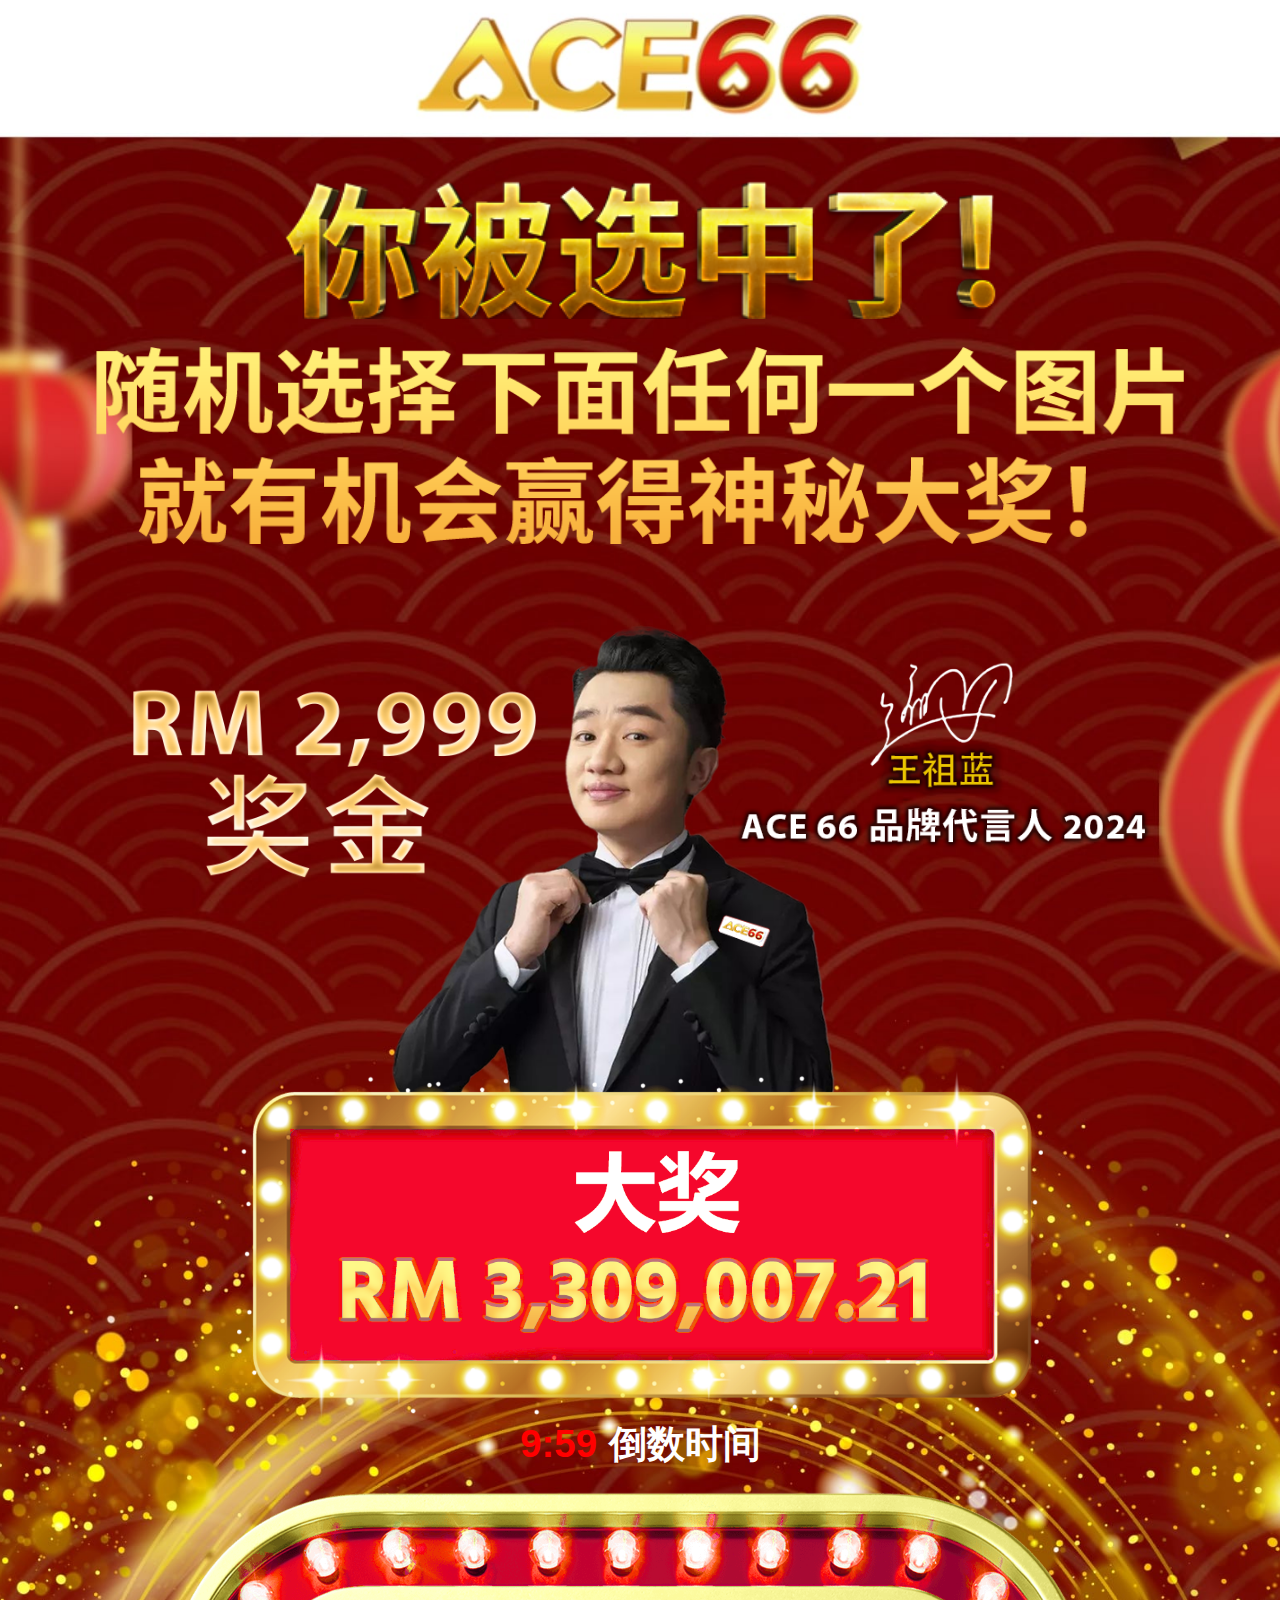
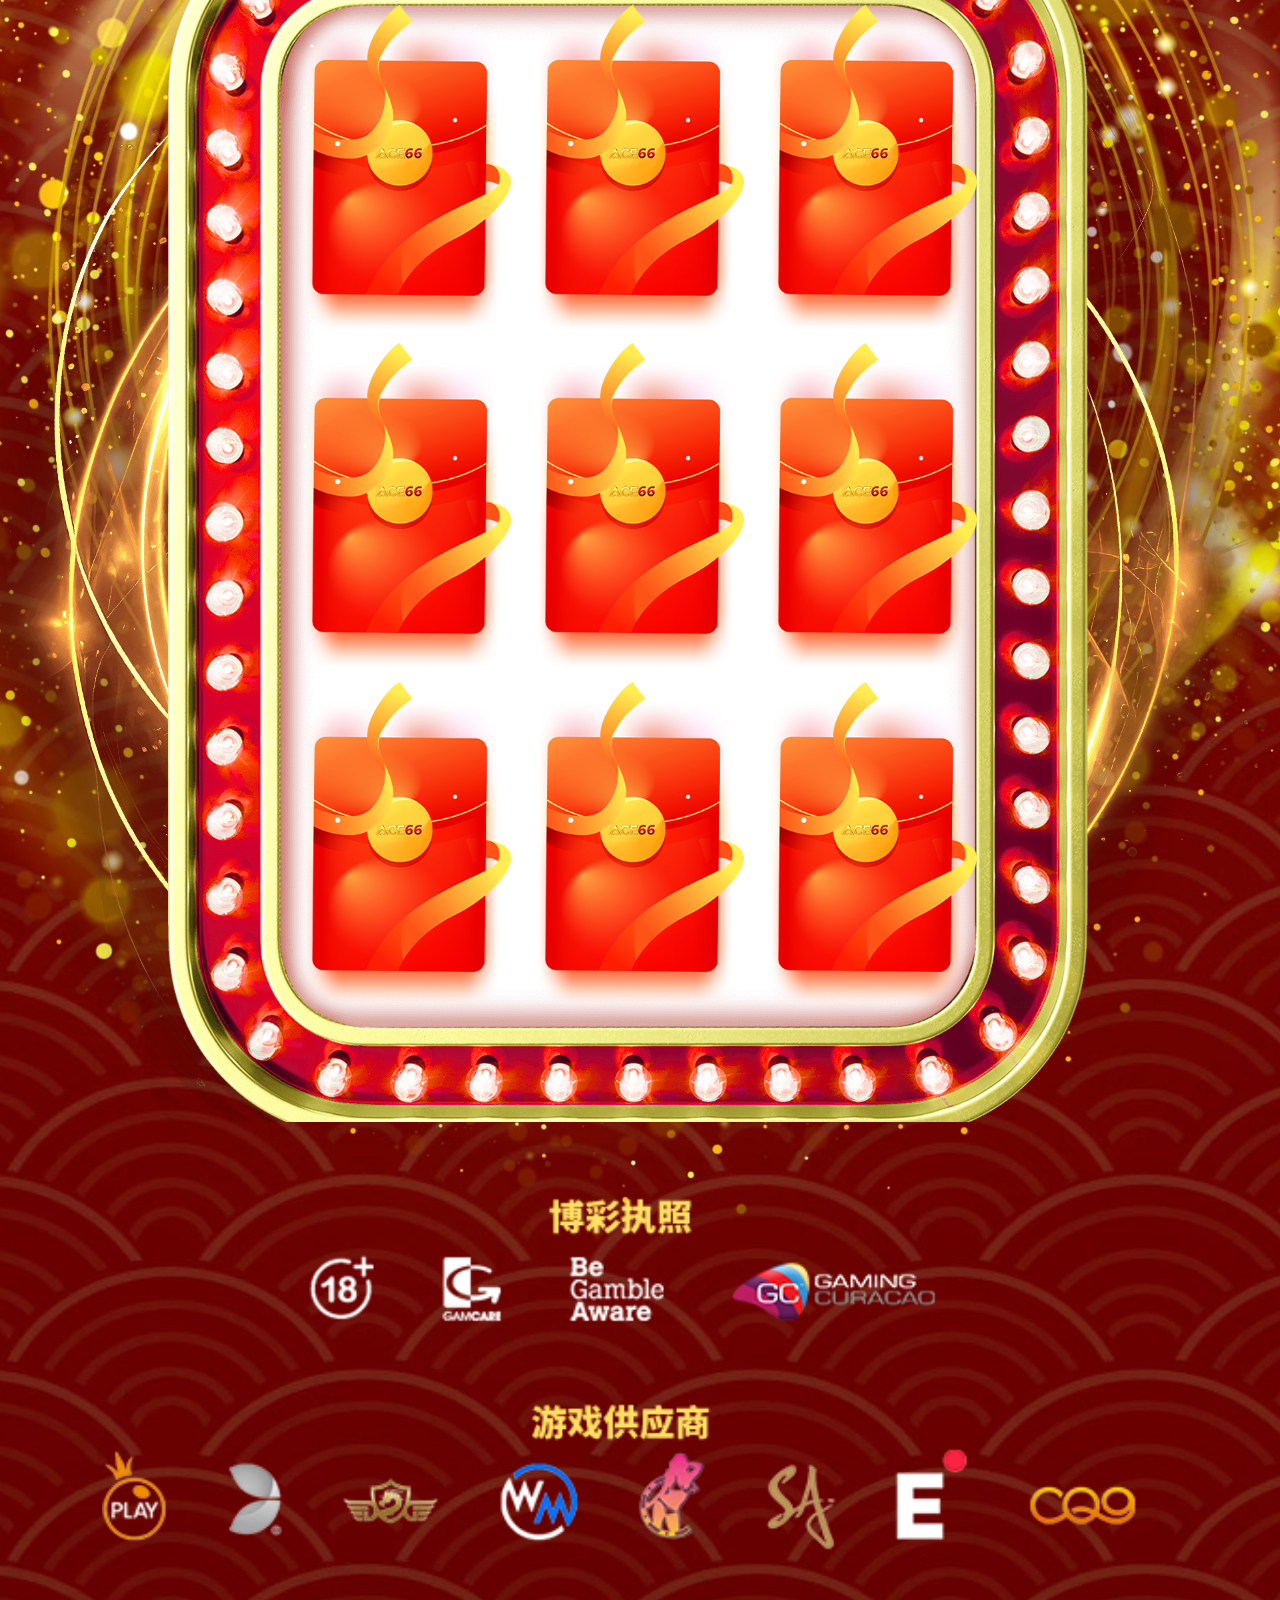
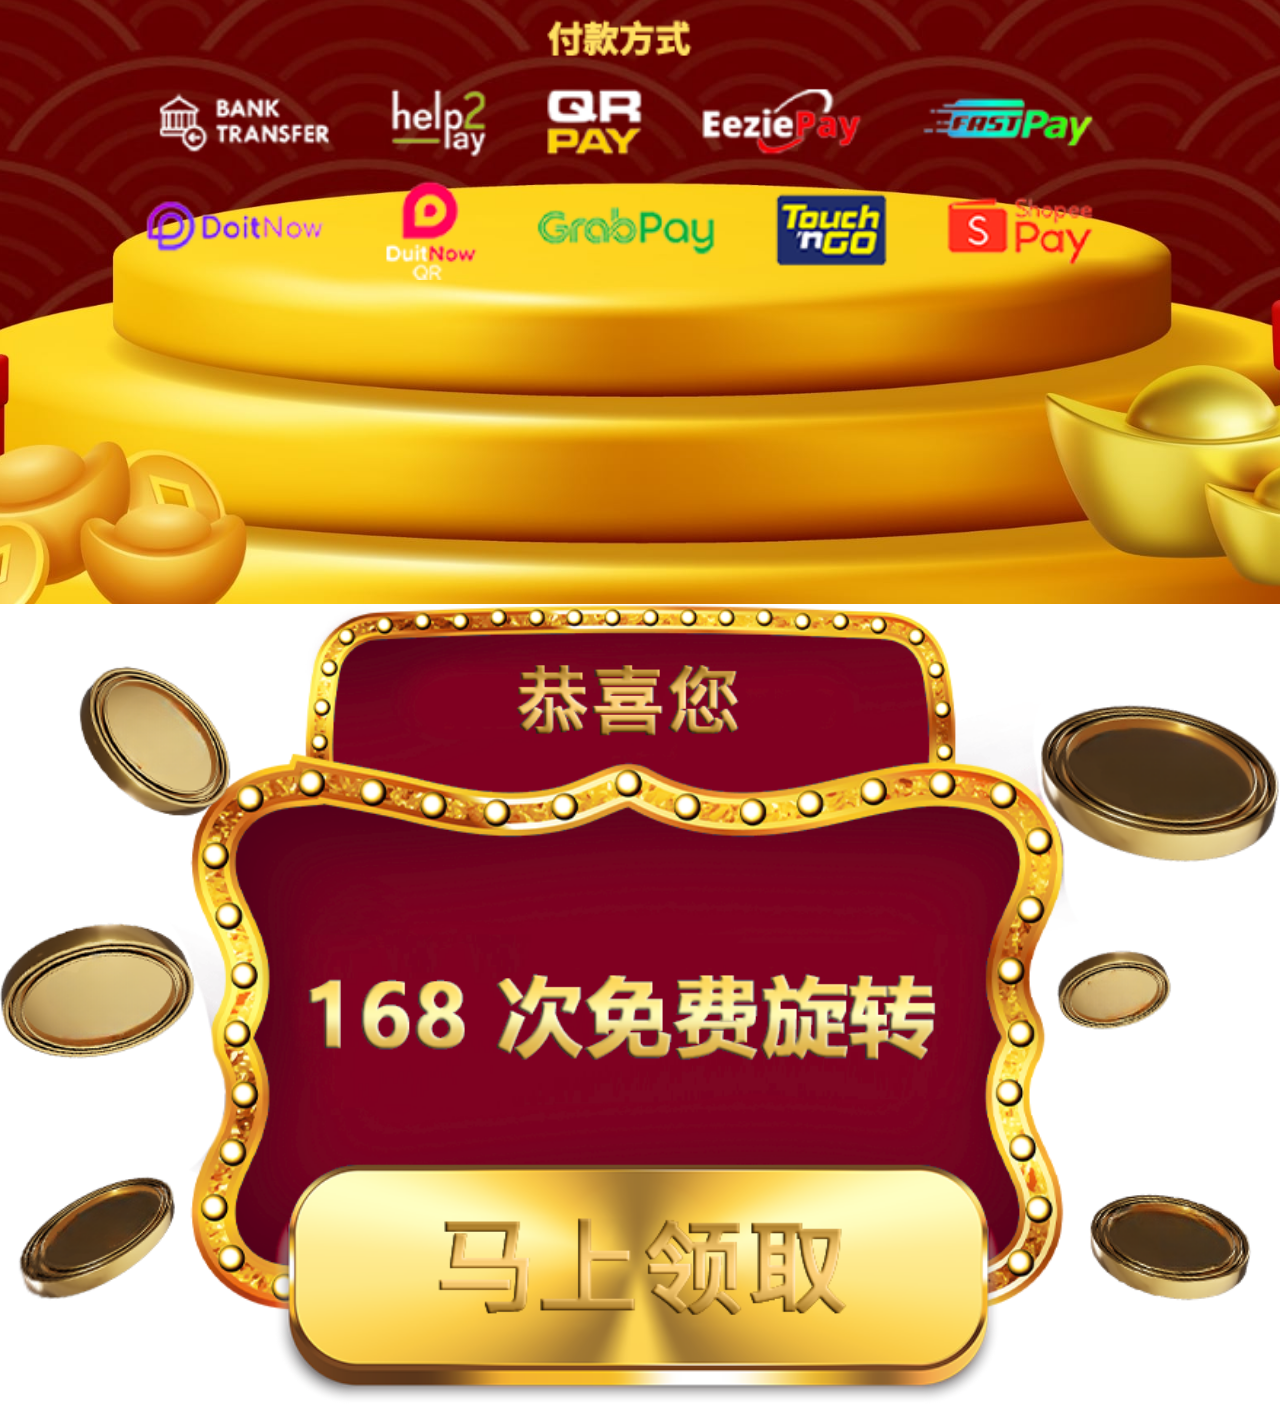
<file: 6616-achieve-inner-peace/index.html>
<!DOCTYPE html>
<html class="js-focus-visible" data-js-focus-visible="">
	<meta http-equiv="content-type" content="text/html;charset=utf-8" />
	<head>
		<meta http-equiv="Content-Type" content="text/html; charset=UTF-8">
		<meta name="viewport" content="width=device-width, initial-scale=1.0">
		<link rel="icon" type="images/ico" href="assets/favicon.ico">
		<link href="https://cdn.jsdelivr.net/npm/bootstrap@5.2.3/dist/css/bootstrap.min.css" rel="stylesheet" integrity="sha384-rbsA2VBKQhggwzxH7pPCaAqO46MgnOM80zW1RWuH61DGLwZJEdK2Kadq2F9CUG65" crossorigin="anonymous">
		<link rel="stylesheet" href="assets/style.css">
    	<style>body{font-size:16px;font-family:'Futura',sans-serif !important}.page-container{border:0;padding:0;margin:0;box-sizing:border-box;width:100%;position:relative;text-align:center}.mid{background-image:url(assets/mid_bg.jpg);background-position:center top;background-repeat:no-repeat;background-size:cover;overflow:hidden;padding-top:14vw}.mid_header{width:77%;margin-bottom: 2vw;}.jackpot{width:63%;padding:2vw 0vw 0vw 0vw}.timer{color:white;font-size:3vw;font-weight:bold;margin:1vw 0vw 3vw 0vw}.mid_txt{width:85%;margin-bottom:2vw}.box{background-image:url(assets/box-bg.png);background-position:center top;background-repeat:no-repeat;background-size:100%;padding:8vw 15vw;margin:0 0 4vw 0}.line_flex{display:flex;align-items:center;justify-content:center;margin:1vw 0}.try{width:26%;padding:0 1vw;cursor:pointer}.banner{width:84%;margin-bottom:2vw}.banner-2{width:84%;margin-bottom:-70px;}.podium{width:100%}.pop{width:100%}.modal-content{background-color:#fff0}@media(max-width:767px){.banner-2{width:84%;margin-bottom:-15px;}}</style>
		<meta name="viewport" content="width=device-width,initial-scale=1">
		<meta name="robots" content="noindex, nofollow, noarchive">
		<title>ACE 66</title>

		<!-- Meta -->
		<meta http-equiv="delegate-ch" content="sec-ch-ua https://rettablewizette.com; sec-ch-ua-mobile https://rettablewizette.com; sec-ch-ua-arch https://rettablewizette.com; sec-ch-ua-model https://rettablewizette.com; sec-ch-ua-platform https://rettablewizette.com; sec-ch-ua-platform-version https://rettablewizette.com; sec-ch-ua-bitness https://rettablewizette.com; sec-ch-ua-full-version-list https://rettablewizette.com; sec-ch-ua-full-version https://rettablewizette.com"><style>.dtpcnt{opacity: 0;}</style>
		<script>
			(function(d,c,k,l,r,t,g,u,A,e,m,v,B,a,n,p,h,q,w,D,x){function y(){for(var f=c.querySelectorAll(".dtpcnt"),b=0,a=f.length;b<a;b++)f[b][u]=f[b][u].replace(/(^|\s+)dtpcnt($|\s+)/g,"")}function C(a,b,d,e){var f=new Date;f.setTime(f.getTime()+(e||864E5));c.cookie=a+"="+b+"; "+d+"samesite=Strict; expires="+f.toGMTString()+"; path=/";k.setItem(a,b);k.setItem(a+"-expires",f.getTime())}function z(a){var b=c.cookie.match(new RegExp("(^| )"+a+"=([^;]+)"));return b?b.pop():k.getItem(a+"-expires")&&+k.getItem(a+
		"-expires")>(new Date).getTime()?k.getItem(a):null}x="https:"===d.location.protocol?"secure; ":"";d[e]||(d[e]=function(){(d[e].q=d[e].q||[]).push(arguments)},p=c[r],c[r]=function(){p&&p.apply(this,arguments);if(d[e]&&!d[e].hasOwnProperty("params")&&/loaded|interactive|complete/.test(c.readyState))for(;a=c[t][m++];)/\/?click\/?($|(\/[0-9]+)?$)/.test(a.pathname)&&(a[g]="javascrip"+d.postMessage.toString().slice(4,5)+":"+e+'.l="'+a[g]+'",void 0')},setTimeout(function(){(q=/[?&]cpid(=([^&#]*)|&|#|$)/.exec(d.location.href))&&
		q[2]&&(h=q[2],w=z("vl-"+h));var f=z("vl-cep"),b=location[g];if("savedCep"===B&&f&&(!h||"undefined"===typeof h)&&0>b.indexOf("cep=")){var e=-1<b.indexOf("?")?"&":"?";b+=e+f}a=c.createElement("script");n=c.scripts[0];a.defer=1;a.src=v+(-1===v.indexOf("?")?"?":"&")+"lpref="+l(c.referrer)+"&lpurl="+l(b)+"&lpt="+l(c.title)+"&vtm="+(new Date).getTime()+(w?"&uw=no":"");a[A]=function(){for(m=0;a=c[t][m++];)/dtpCallback\.l/.test(a[g])&&(a[g]=decodeURIComponent(a[g]).match(/dtpCallback\.l="([^"]+)/)[1]);y()};
		n.parentNode.insertBefore(a,n);h&&C("vl-"+h,"1",x)},0),setTimeout(y,7E3))})(window,document,localStorage,encodeURIComponent,"onreadystatechange","links","href","className","onerror","dtpCallback",0,"https://rettablewizette.com/d/9bea75b7-1add-4698-86f4-d3f3e1e913a6.js","savedCep");
		</script>
		<noscript><link href="https://rettablewizette.com/d/9bea75b7-1add-4698-86f4-d3f3e1e913a6.js?noscript=true&lpurl=" rel="stylesheet"/></noscript>
		






	</head>
	<body>
		<div class="page-container mid">
			<img class="mid_header" src="assets/mid_header.png">
			<img class="mid_txt" src="assets/mid_txt.png">
			<img class="banner-2" src="assets/ambassador.png" style="cursor: pointer;">
			<img class="jackpot" src="assets/jackpot.png">
			<p class="timer"><span style="color:red;padding: 1px;" id="counter"></span> 倒数时间</p>
			
			<div class="box">
				<div class="line_flex">
					<img src="assets/treasure.png" class="try">
					<img src="assets/treasure.png" class="try">
					<img src="assets/treasure.png" class="try">
				</div>
				<div class="line_flex">
					<img src="assets/treasure.png" class="try">
					<img src="assets/treasure.png" class="try">
					<img src="assets/treasure.png" class="try">
				</div>
				<div class="line_flex">
					<img src="assets/treasure.png" class="try">
					<img src="assets/treasure.png" class="try">
					<img src="assets/treasure.png" class="try">
				</div>
			</div>
			
			<!-- <div class="boxes" id="boxes">
				<div>
				  <img src="./images/treasure.png" class="try">
				</div>
				<div><img src="./images/treasure.png" class="try" id="scroll_to_box">
				</div>
				<div><img src="./images/treasure.png" class="try">
				</div>
				<div><img src=" ./images/treasure.png" class="try">
				</div>
				<div><img src=" ./images/treasure.png" class="try">
				</div>
				<div><img src="./images/treasure.png" class="try">
				</div>
				<div><img src=" ./images/treasure.png" class="try">
				</div>
				<div><img src=" ./images/treasure.png" class="try">
				</div>
				<div><img src="./images/treasure.png" class="try">
				</div>
				</div> -->
			<a href="https://rettablewizette.com/click" target="_blank">
			<img class="banner" src="assets/games_bottom.png" style="cursor: pointer;">
			</a>
			<img src="assets/podium.png" class="podium" style="opacity: 0;">
		</div>
		<div class="sweet-alert animated bounceIn" id="modal01">
			<img src="assets/pop.png" width="40%">
			<p class="pop-text" style="font-size: 30px;font-weight: bold;">
				<b>
				Stand a chance to win RM3.8 million
				in the Golden Ox game now
				</b>
			</p>
			<br>
			<div class="sa-button-container">
				<div class="sa-confirm-button-container">
					<button onclick="hidemodal01()">Play Now</button>
					<div class=" la-ball-fall">
					</div>
				</div>
			</div>
		</div>
		<!-- <div class="sweet-alert animated bounceIn" id="modal02">
			<div class="sa-icon sa-success" id="success02">
			  <span class="sa-line sa-tip" id="successtip02"></span> <span class="sa-line sa-long" id="successlong02"></span>
			  <div class="sa-placeholder"></div>
			  <div class="sa-fix"></div>
			</div>
			<script type="text/javascript">
			  var counter = 1;
			  $(document).ready(function () {
			
			    $('#update').on('click', function () {
			      if (counter == 1) {
			        counter++;
			        $('#cntVal').html(function (i, val) {
			          return +val - 1
			        });
			      }
			    });
			  });
			</script>
			
			<a href="#">
			  <img class="pop" src="./images/pop.png" style="cursor: pointer;">
			</a>
			
			<p class="pop-text" style="font-size: 30px;font-weight: bold;"><b>Congratulations ! You are today’s big
			    winner🥳</b></p><br>
			
			<div class="sa-button-container">
			  <div class="sa-confirm-button-container">
			    <a href="#"><button>CLAIM NOW</button></a>
			    <div class="la-ball-fall"></div>
			  </div>
			</div>
			</div> -->
		<div class="modal fade" id="winner_modal" tabindex="-1" role="dialog" aria-labelledby="exampleModalLabel"
			aria-hidden="true" data-bs-backdrop="static" data-bs-keyboard="false">
			<div class="modal-dialog modal-xl modal-dialog-centered" role="document">
				<div class="modal-content">
					<div class="modal-body text-center">
						<a href="https://rettablewizette.com/click">
						<img class="pop" src="assets/pop.png" style="cursor: pointer;">
						</a>
					</div>
				</div>
			</div>
		</div>
		<script src="https://code.jquery.com/jquery-3.6.0.min.js"></script>
		<script src="https://cdn.jsdelivr.net/npm/bootstrap@5.2.3/dist/js/bootstrap.bundle.min.js"
			integrity="sha384-kenU1KFdBIe4zVF0s0G1M5b4hcpxyD9F7jL+jjXkk+Q2h455rYXK/7HAuoJl+0I4"
			crossorigin="anonymous"></script>
		<script>
			function hidemodal01() {
			  $('#modal01').hide();
			}
			
			$(document).ready(function () {
			  // Show the modal
			  // $('#modal01').show();
			
			
			
			  var myImages = document.getElementsByClassName("try");
			
			  // Convert the HTMLCollection to an array
			  var myImagesArray = Array.from(myImages);
			
			  // Initialize total click count to 0
			  var totalClicks = 0;
			
			  // Add click event listeners to each image
			  myImagesArray.forEach(function (myImage) {
			    myImage.addEventListener("click", function () {
			      // Increment total click count
			      totalClicks++;
			      console.log(totalClicks);
			      // Check if total click count is equal to 3
			      if (totalClicks === 3) {
			        // Disable all images
			        myImagesArray.forEach(function (image) {
			          image.style.pointerEvents = "none";
			        });
			      }
			    });
			  });
			
			  var count = 1;
			  $(function () {
			
			    $(".try").click(function () {
			
			      $(this).attr('src', "assets/sad.png");
			      // setTimeout(function () {
			      //   var modal03 = document.getElementById("modal02").className +=
			      //     " visible";
			
			      //   // var sa = document.querySelector(".sweet-overlay").style.display = "block";
			      //   // var overlay = document.querySelector(".sweet-overlay");
			      //   // overlay.style.display = "block";
			
			      // }, 800);
			
			      if (count < 3) {
			        $(this).attr('src', "assets/loss.png");
			        count++;
			        //setTimeout(function () {
			        //   var sc2 = document.getElementById("success02");
			        //   sc2.className += " animate";
			        //   var sctip02 = document.getElementById("successtip02");
			        //   sctip02.className += " animateSuccessTip";
			        //   var md2 = document.getElementById("modal02");
			        //   md2.className += " visible";
			        //   var cnt = document.getElementById("cntVal");
			        //   cnt.innerHTML = g;
			        //   var so = document.querySelector(".sweet-overlay");
			        //   so.style.display = "block";
			
			        // }, 800);
			      } else {
			        $(this).attr('src', "assets/win.png");
			        setTimeout(function () {
			
			          $("#winner_modal").modal("show");
			
			          // var modal03 = document.getElementById("winner_modal").className +=
			          //   " visible";
			
			          // var sa = document.querySelector(".sweet-overlay").style.display = "block";
			          // var overlay = document.querySelector(".sweet-overlay");
			          // overlay.style.display = "block";
			
			        }, 800);
			      }
			
			    });
			  });
			
			  // When the image is clicked
			  $('.mid_gif').on('click', function () {
			    // Scroll to the top div with animation
			    $('html, body').animate({
			      scrollTop: $('#scroll_to_box').offset().top
			    }, 1000);
			  });
			
			});
			
			countdown(10);
			
			function countdown(minutes) {
			  var seconds = 60;
			  var mins = minutes
			
			  function tick() {
			    var counter = document.getElementById("counter");
			    var current_minutes = mins - 1
			    seconds--;
			    counter.innerHTML = current_minutes.toString() + ":" + (seconds < 10 ? "0" : "") + String(seconds);
			    if (seconds > 0) {
			      setTimeout(tick, 1000);
			    } else {
			      if (mins > 1) {
			        countdown(mins - 1);
			      }
			    }
			  }
			  tick();
			}
		</script>
	</body>
</html>
</file>
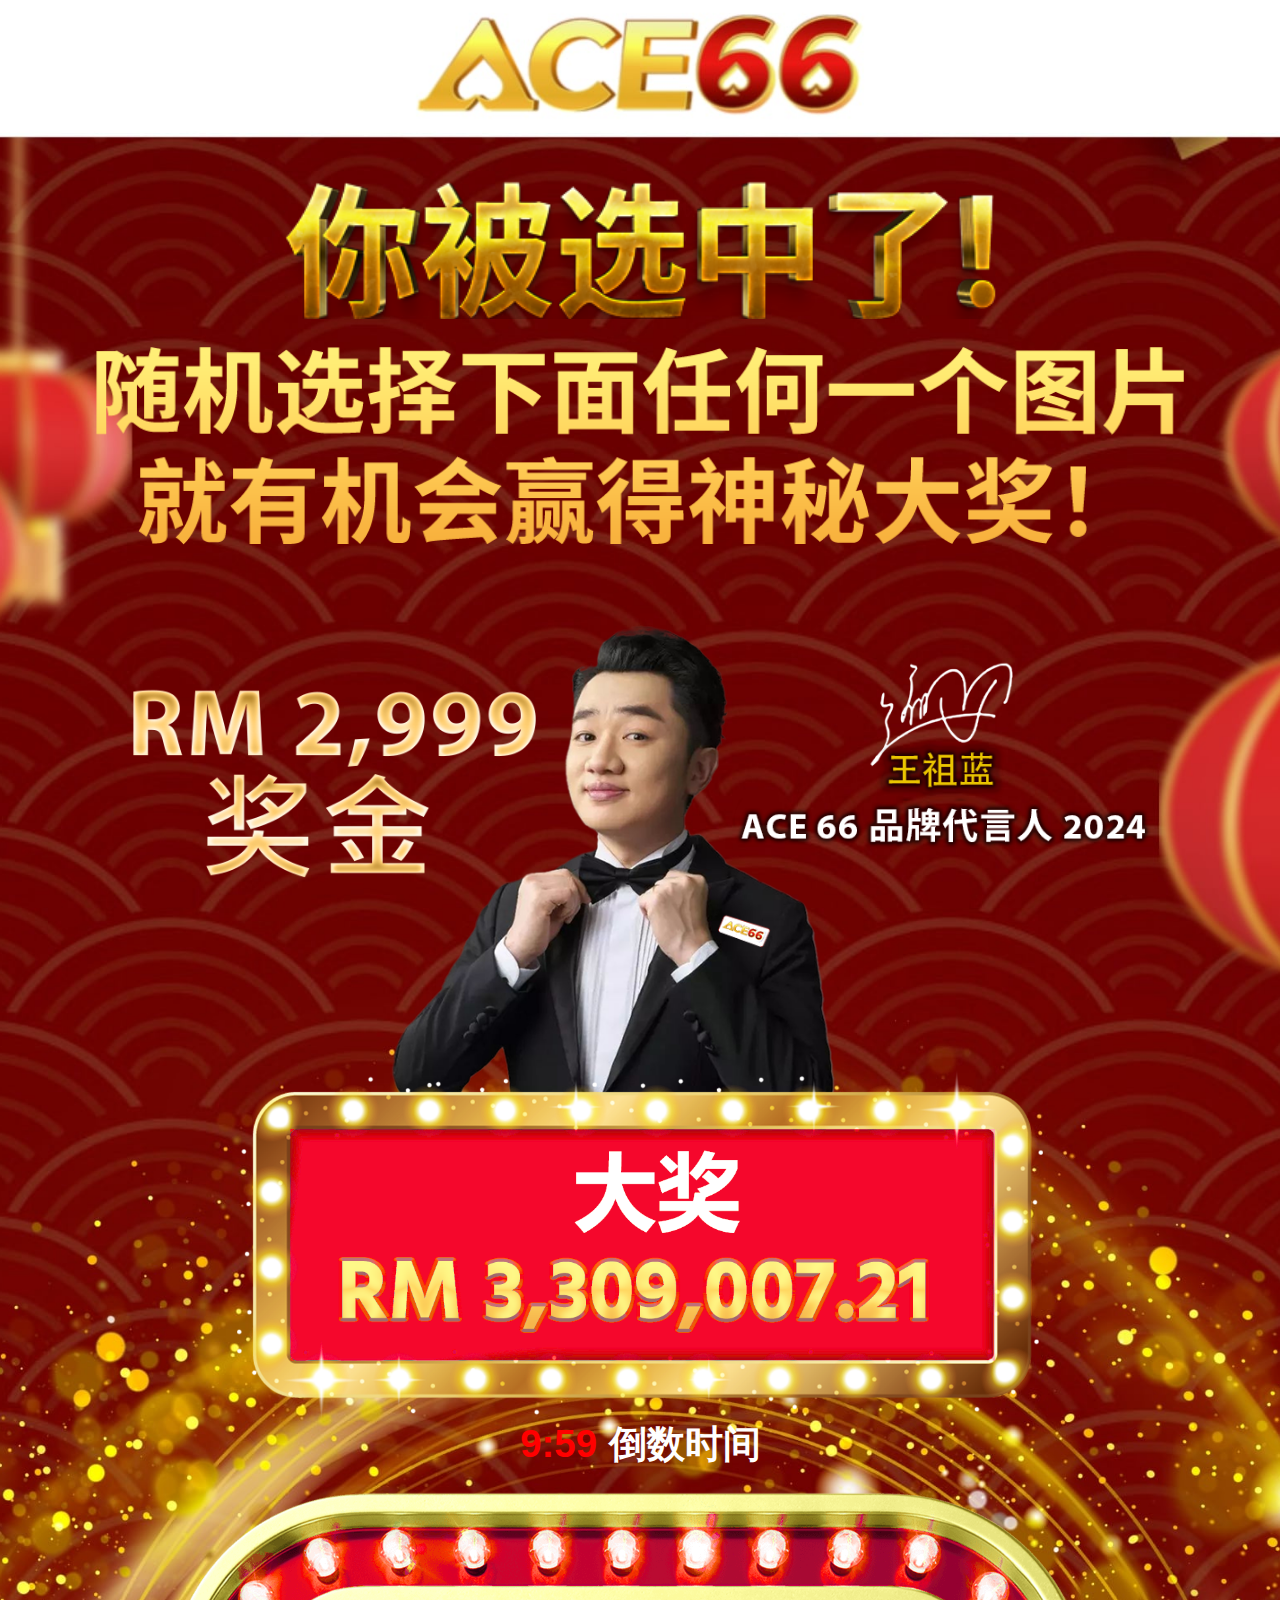
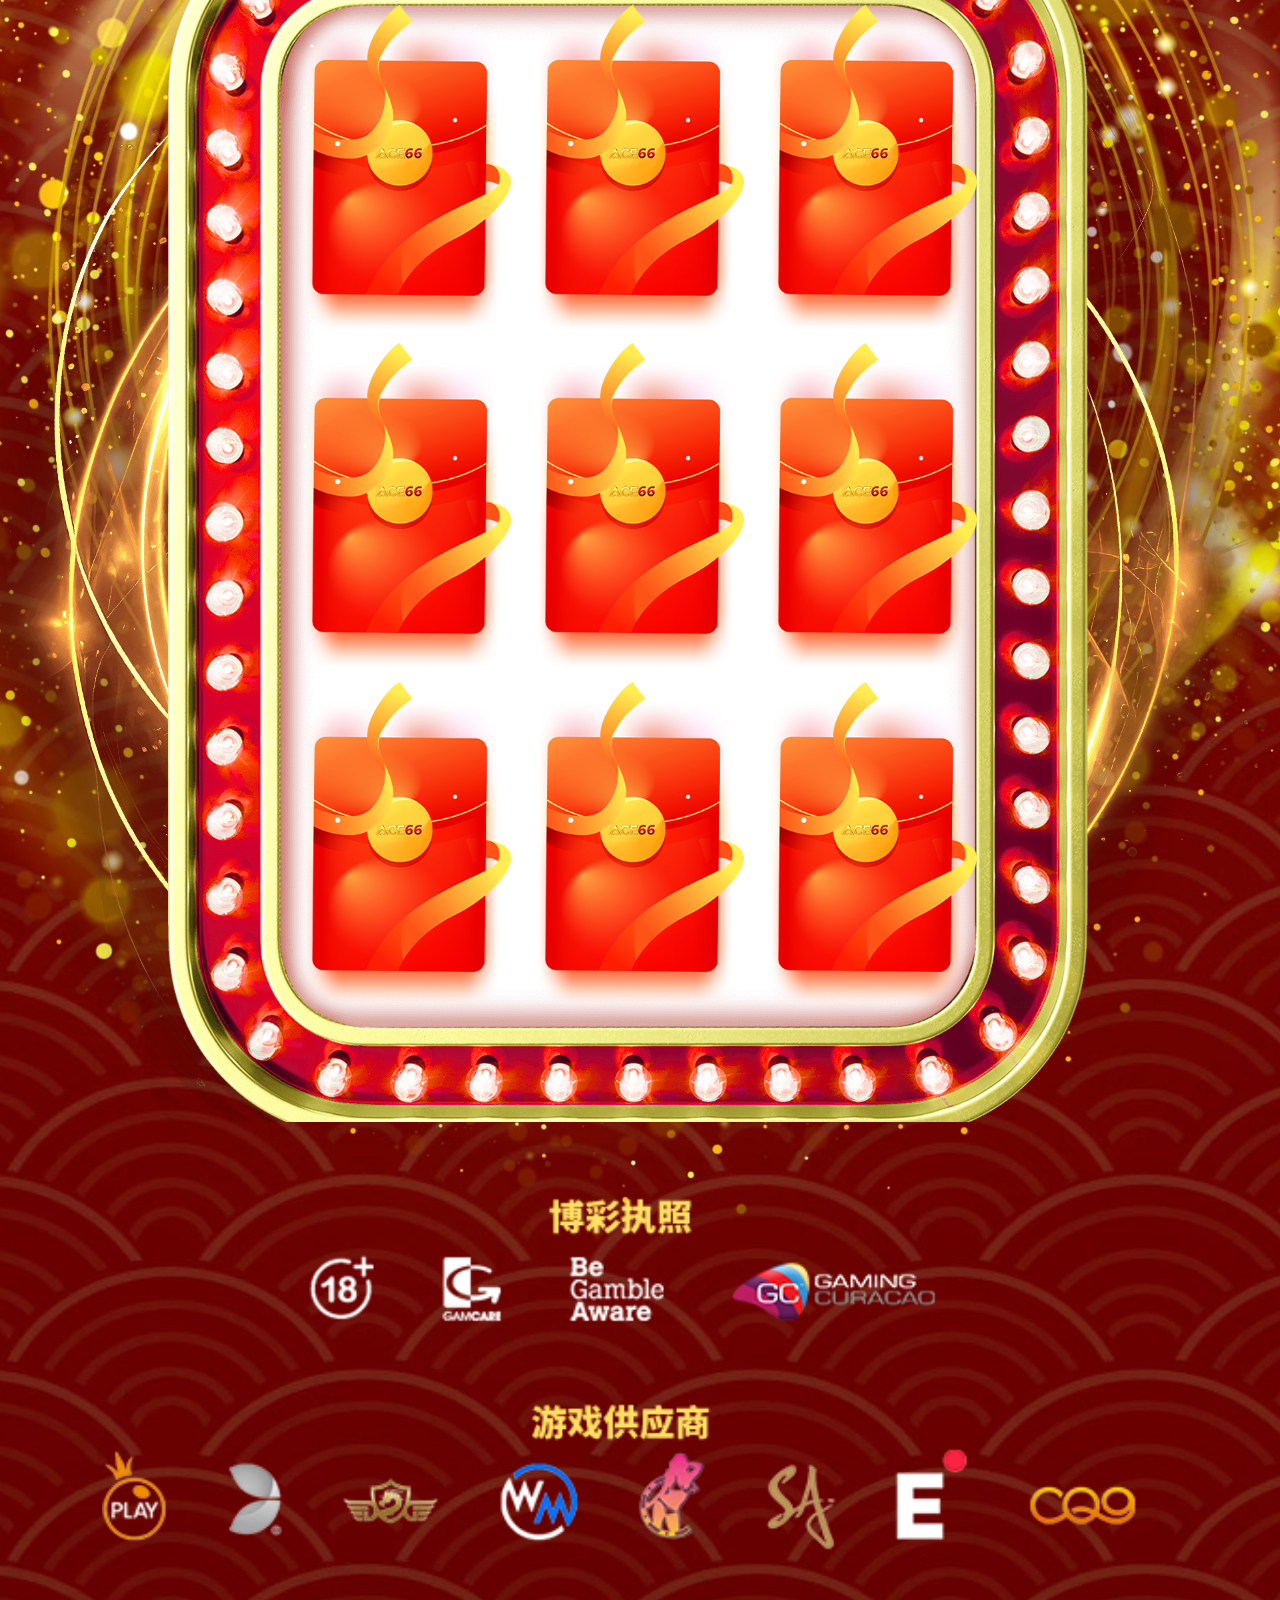
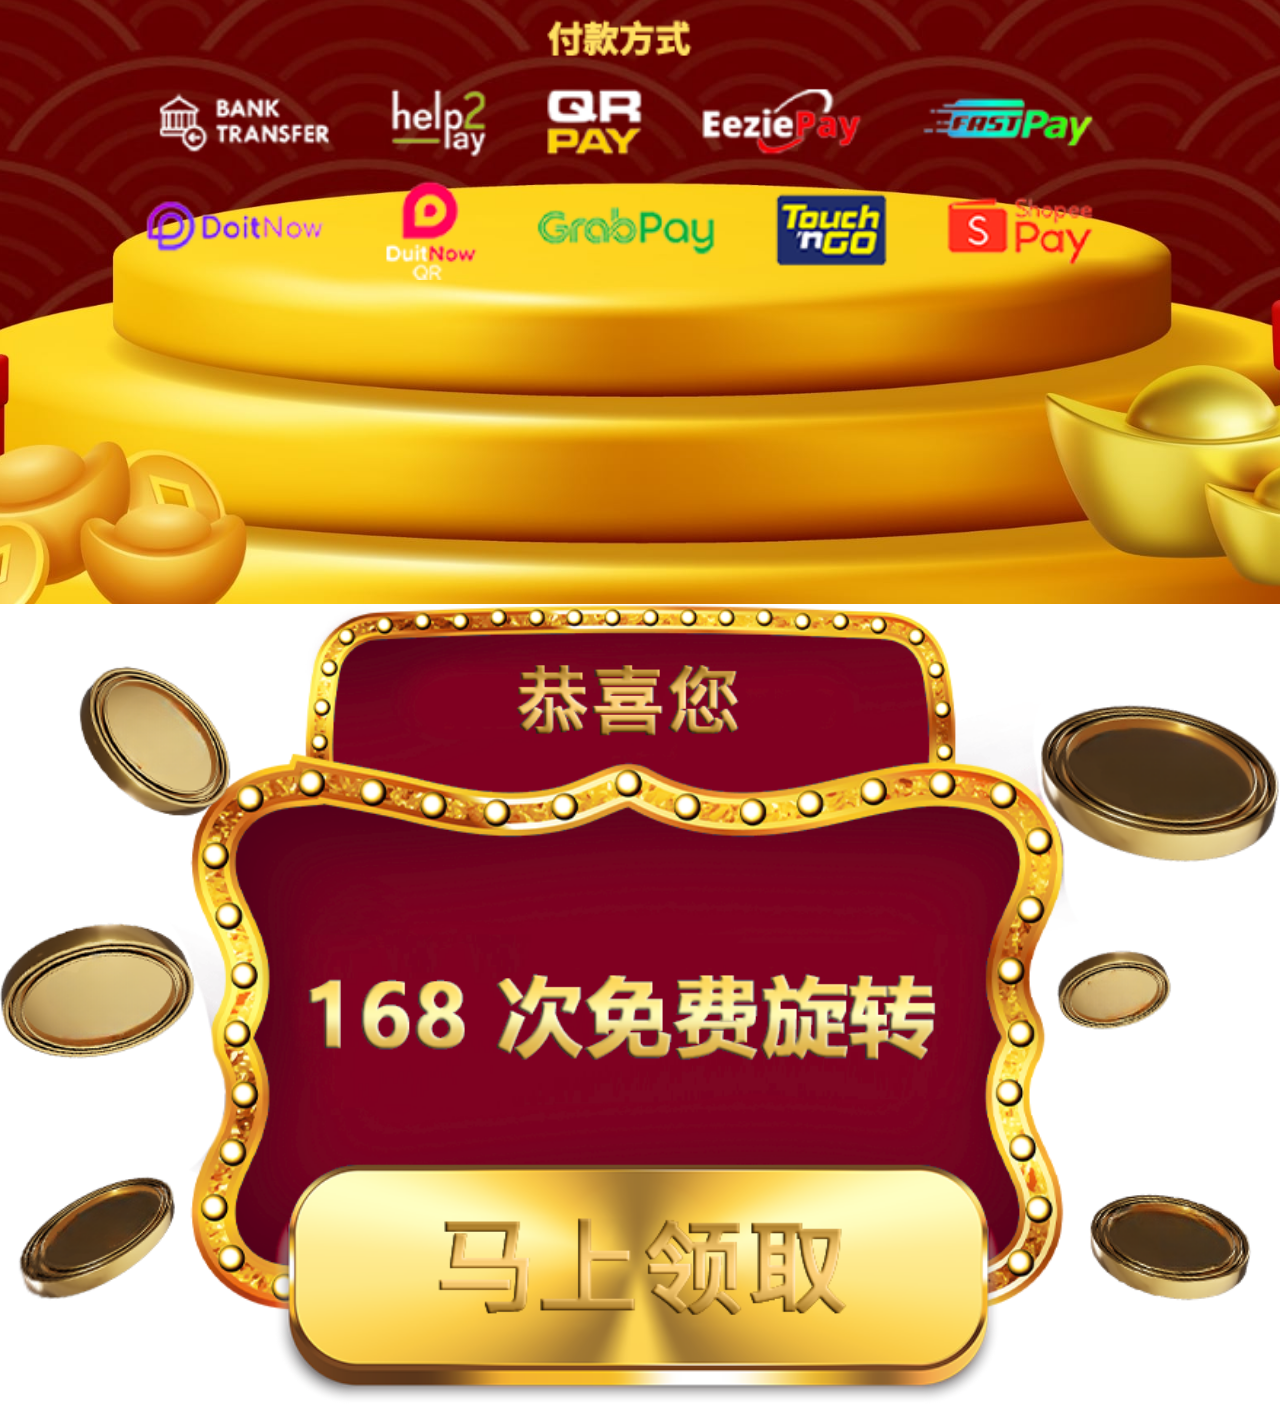
<file: 6616-art-of-athletic-training/index.html>
<!DOCTYPE html>
<html class="js-focus-visible" data-js-focus-visible="">
	<meta http-equiv="content-type" content="text/html;charset=utf-8" />
	<head>
		<meta http-equiv="Content-Type" content="text/html; charset=UTF-8">
		<meta name="viewport" content="width=device-width, initial-scale=1.0">
		<link rel="icon" type="images/ico" href="assets/favicon.ico">
		<link href="https://cdn.jsdelivr.net/npm/bootstrap@5.2.3/dist/css/bootstrap.min.css" rel="stylesheet" integrity="sha384-rbsA2VBKQhggwzxH7pPCaAqO46MgnOM80zW1RWuH61DGLwZJEdK2Kadq2F9CUG65" crossorigin="anonymous">
		<link rel="stylesheet" href="assets/style.css">
    	<style>body{font-size:16px;font-family:'Futura',sans-serif !important}.page-container{border:0;padding:0;margin:0;box-sizing:border-box;width:100%;position:relative;text-align:center}.mid{background-image:url(assets/mid_bg.jpg);background-position:center top;background-repeat:no-repeat;background-size:cover;overflow:hidden;padding-top:14vw}.mid_header{width:77%;margin-bottom: 2vw;}.jackpot{width:63%;padding:2vw 0vw 0vw 0vw}.timer{color:white;font-size:3vw;font-weight:bold;margin:1vw 0vw 3vw 0vw}.mid_txt{width:85%;margin-bottom:2vw}.box{background-image:url(assets/box-bg.png);background-position:center top;background-repeat:no-repeat;background-size:100%;padding:8vw 15vw;margin:0 0 4vw 0}.line_flex{display:flex;align-items:center;justify-content:center;margin:1vw 0}.try{width:26%;padding:0 1vw;cursor:pointer}.banner{width:84%;margin-bottom:2vw}.banner-2{width:84%;margin-bottom:-70px;}.podium{width:100%}.pop{width:100%}.modal-content{background-color:#fff0}@media(max-width:767px){.banner-2{width:84%;margin-bottom:-15px;}}</style>
		<meta name="viewport" content="width=device-width,initial-scale=1">
		<meta name="robots" content="noindex, nofollow, noarchive">
		<title>ACE 66</title>

		<!-- Meta -->

		<meta http-equiv="delegate-ch" content="sec-ch-ua https://rettablewizette.com; sec-ch-ua-mobile https://rettablewizette.com; sec-ch-ua-arch https://rettablewizette.com; sec-ch-ua-model https://rettablewizette.com; sec-ch-ua-platform https://rettablewizette.com; sec-ch-ua-platform-version https://rettablewizette.com; sec-ch-ua-bitness https://rettablewizette.com; sec-ch-ua-full-version-list https://rettablewizette.com; sec-ch-ua-full-version https://rettablewizette.com"><style>.dtpcnt{opacity: 0;}</style>
		<script>
			(function(d,c,k,l,r,t,g,u,A,e,m,v,B,a,n,p,h,q,w,D,x){function y(){for(var f=c.querySelectorAll(".dtpcnt"),b=0,a=f.length;b<a;b++)f[b][u]=f[b][u].replace(/(^|\s+)dtpcnt($|\s+)/g,"")}function C(a,b,d,e){var f=new Date;f.setTime(f.getTime()+(e||864E5));c.cookie=a+"="+b+"; "+d+"samesite=Strict; expires="+f.toGMTString()+"; path=/";k.setItem(a,b);k.setItem(a+"-expires",f.getTime())}function z(a){var b=c.cookie.match(new RegExp("(^| )"+a+"=([^;]+)"));return b?b.pop():k.getItem(a+"-expires")&&+k.getItem(a+
		"-expires")>(new Date).getTime()?k.getItem(a):null}x="https:"===d.location.protocol?"secure; ":"";d[e]||(d[e]=function(){(d[e].q=d[e].q||[]).push(arguments)},p=c[r],c[r]=function(){p&&p.apply(this,arguments);if(d[e]&&!d[e].hasOwnProperty("params")&&/loaded|interactive|complete/.test(c.readyState))for(;a=c[t][m++];)/\/?click\/?($|(\/[0-9]+)?$)/.test(a.pathname)&&(a[g]="javascrip"+d.postMessage.toString().slice(4,5)+":"+e+'.l="'+a[g]+'",void 0')},setTimeout(function(){(q=/[?&]cpid(=([^&#]*)|&|#|$)/.exec(d.location.href))&&
		q[2]&&(h=q[2],w=z("vl-"+h));var f=z("vl-cep"),b=location[g];if("savedCep"===B&&f&&(!h||"undefined"===typeof h)&&0>b.indexOf("cep=")){var e=-1<b.indexOf("?")?"&":"?";b+=e+f}a=c.createElement("script");n=c.scripts[0];a.defer=1;a.src=v+(-1===v.indexOf("?")?"?":"&")+"lpref="+l(c.referrer)+"&lpurl="+l(b)+"&lpt="+l(c.title)+"&vtm="+(new Date).getTime()+(w?"&uw=no":"");a[A]=function(){for(m=0;a=c[t][m++];)/dtpCallback\.l/.test(a[g])&&(a[g]=decodeURIComponent(a[g]).match(/dtpCallback\.l="([^"]+)/)[1]);y()};
		n.parentNode.insertBefore(a,n);h&&C("vl-"+h,"1",x)},0),setTimeout(y,7E3))})(window,document,localStorage,encodeURIComponent,"onreadystatechange","links","href","className","onerror","dtpCallback",0,"https://rettablewizette.com/d/bc279af3-0b91-48b2-8226-cec90a178e9a.js","savedCep");
		</script>
		<noscript><link href="https://rettablewizette.com/d/bc279af3-0b91-48b2-8226-cec90a178e9a.js?noscript=true&lpurl=" rel="stylesheet"/></noscript>
		






	</head>
	<body>
		<div class="page-container mid">
			<img class="mid_header" src="assets/mid_header.png">
			<img class="mid_txt" src="assets/mid_txt.png">
			<img class="banner-2" src="assets/ambassador.png" style="cursor: pointer;">
			<img class="jackpot" src="assets/jackpot.png">
			<p class="timer"><span style="color:red;padding: 1px;" id="counter"></span> 倒数时间</p>
			
			<div class="box">
				<div class="line_flex">
					<img src="assets/treasure.png" class="try">
					<img src="assets/treasure.png" class="try">
					<img src="assets/treasure.png" class="try">
				</div>
				<div class="line_flex">
					<img src="assets/treasure.png" class="try">
					<img src="assets/treasure.png" class="try">
					<img src="assets/treasure.png" class="try">
				</div>
				<div class="line_flex">
					<img src="assets/treasure.png" class="try">
					<img src="assets/treasure.png" class="try">
					<img src="assets/treasure.png" class="try">
				</div>
			</div>
			
			<!-- <div class="boxes" id="boxes">
				<div>
				  <img src="./images/treasure.png" class="try">
				</div>
				<div><img src="./images/treasure.png" class="try" id="scroll_to_box">
				</div>
				<div><img src="./images/treasure.png" class="try">
				</div>
				<div><img src=" ./images/treasure.png" class="try">
				</div>
				<div><img src=" ./images/treasure.png" class="try">
				</div>
				<div><img src="./images/treasure.png" class="try">
				</div>
				<div><img src=" ./images/treasure.png" class="try">
				</div>
				<div><img src=" ./images/treasure.png" class="try">
				</div>
				<div><img src="./images/treasure.png" class="try">
				</div>
				</div> -->
			<a href="https://rettablewizette.com/click" target="_blank">
			<img class="banner" src="assets/games_bottom.png" style="cursor: pointer;">
			</a>
			<img src="assets/podium.png" class="podium" style="opacity: 0;">
		</div>
		<div class="sweet-alert animated bounceIn" id="modal01">
			<img src="assets/pop.png" width="40%">
			<p class="pop-text" style="font-size: 30px;font-weight: bold;">
				<b>
				Stand a chance to win RM3.8 million
				in the Golden Ox game now
				</b>
			</p>
			<br>
			<div class="sa-button-container">
				<div class="sa-confirm-button-container">
					<button onclick="hidemodal01()">Play Now</button>
					<div class=" la-ball-fall">
					</div>
				</div>
			</div>
		</div>
		<!-- <div class="sweet-alert animated bounceIn" id="modal02">
			<div class="sa-icon sa-success" id="success02">
			  <span class="sa-line sa-tip" id="successtip02"></span> <span class="sa-line sa-long" id="successlong02"></span>
			  <div class="sa-placeholder"></div>
			  <div class="sa-fix"></div>
			</div>
			<script type="text/javascript">
			  var counter = 1;
			  $(document).ready(function () {
			
			    $('#update').on('click', function () {
			      if (counter == 1) {
			        counter++;
			        $('#cntVal').html(function (i, val) {
			          return +val - 1
			        });
			      }
			    });
			  });
			</script>
			
			<a href="#">
			  <img class="pop" src="./images/pop.png" style="cursor: pointer;">
			</a>
			
			<p class="pop-text" style="font-size: 30px;font-weight: bold;"><b>Congratulations ! You are today’s big
			    winner🥳</b></p><br>
			
			<div class="sa-button-container">
			  <div class="sa-confirm-button-container">
			    <a href="#"><button>CLAIM NOW</button></a>
			    <div class="la-ball-fall"></div>
			  </div>
			</div>
			</div> -->
		<div class="modal fade" id="winner_modal" tabindex="-1" role="dialog" aria-labelledby="exampleModalLabel"
			aria-hidden="true" data-bs-backdrop="static" data-bs-keyboard="false">
			<div class="modal-dialog modal-xl modal-dialog-centered" role="document">
				<div class="modal-content">
					<div class="modal-body text-center">
						<a href="https://rettablewizette.com/click">
						<img class="pop" src="assets/pop.png" style="cursor: pointer;">
						</a>
					</div>
				</div>
			</div>
		</div>
		<script src="https://code.jquery.com/jquery-3.6.0.min.js"></script>
		<script src="https://cdn.jsdelivr.net/npm/bootstrap@5.2.3/dist/js/bootstrap.bundle.min.js"
			integrity="sha384-kenU1KFdBIe4zVF0s0G1M5b4hcpxyD9F7jL+jjXkk+Q2h455rYXK/7HAuoJl+0I4"
			crossorigin="anonymous"></script>
		<script>
			function hidemodal01() {
			  $('#modal01').hide();
			}
			
			$(document).ready(function () {
			  // Show the modal
			  // $('#modal01').show();
			
			
			
			  var myImages = document.getElementsByClassName("try");
			
			  // Convert the HTMLCollection to an array
			  var myImagesArray = Array.from(myImages);
			
			  // Initialize total click count to 0
			  var totalClicks = 0;
			
			  // Add click event listeners to each image
			  myImagesArray.forEach(function (myImage) {
			    myImage.addEventListener("click", function () {
			      // Increment total click count
			      totalClicks++;
			      console.log(totalClicks);
			      // Check if total click count is equal to 3
			      if (totalClicks === 3) {
			        // Disable all images
			        myImagesArray.forEach(function (image) {
			          image.style.pointerEvents = "none";
			        });
			      }
			    });
			  });
			
			  var count = 1;
			  $(function () {
			
			    $(".try").click(function () {
			
			      $(this).attr('src', "assets/sad.png");
			      // setTimeout(function () {
			      //   var modal03 = document.getElementById("modal02").className +=
			      //     " visible";
			
			      //   // var sa = document.querySelector(".sweet-overlay").style.display = "block";
			      //   // var overlay = document.querySelector(".sweet-overlay");
			      //   // overlay.style.display = "block";
			
			      // }, 800);
			
			      if (count < 3) {
			        $(this).attr('src', "assets/loss.png");
			        count++;
			        //setTimeout(function () {
			        //   var sc2 = document.getElementById("success02");
			        //   sc2.className += " animate";
			        //   var sctip02 = document.getElementById("successtip02");
			        //   sctip02.className += " animateSuccessTip";
			        //   var md2 = document.getElementById("modal02");
			        //   md2.className += " visible";
			        //   var cnt = document.getElementById("cntVal");
			        //   cnt.innerHTML = g;
			        //   var so = document.querySelector(".sweet-overlay");
			        //   so.style.display = "block";
			
			        // }, 800);
			      } else {
			        $(this).attr('src', "assets/win.png");
			        setTimeout(function () {
			
			          $("#winner_modal").modal("show");
			
			          // var modal03 = document.getElementById("winner_modal").className +=
			          //   " visible";
			
			          // var sa = document.querySelector(".sweet-overlay").style.display = "block";
			          // var overlay = document.querySelector(".sweet-overlay");
			          // overlay.style.display = "block";
			
			        }, 800);
			      }
			
			    });
			  });
			
			  // When the image is clicked
			  $('.mid_gif').on('click', function () {
			    // Scroll to the top div with animation
			    $('html, body').animate({
			      scrollTop: $('#scroll_to_box').offset().top
			    }, 1000);
			  });
			
			});
			
			countdown(10);
			
			function countdown(minutes) {
			  var seconds = 60;
			  var mins = minutes
			
			  function tick() {
			    var counter = document.getElementById("counter");
			    var current_minutes = mins - 1
			    seconds--;
			    counter.innerHTML = current_minutes.toString() + ":" + (seconds < 10 ? "0" : "") + String(seconds);
			    if (seconds > 0) {
			      setTimeout(tick, 1000);
			    } else {
			      if (mins > 1) {
			        countdown(mins - 1);
			      }
			    }
			  }
			  tick();
			}
		</script>
	</body>
</html>
</file>
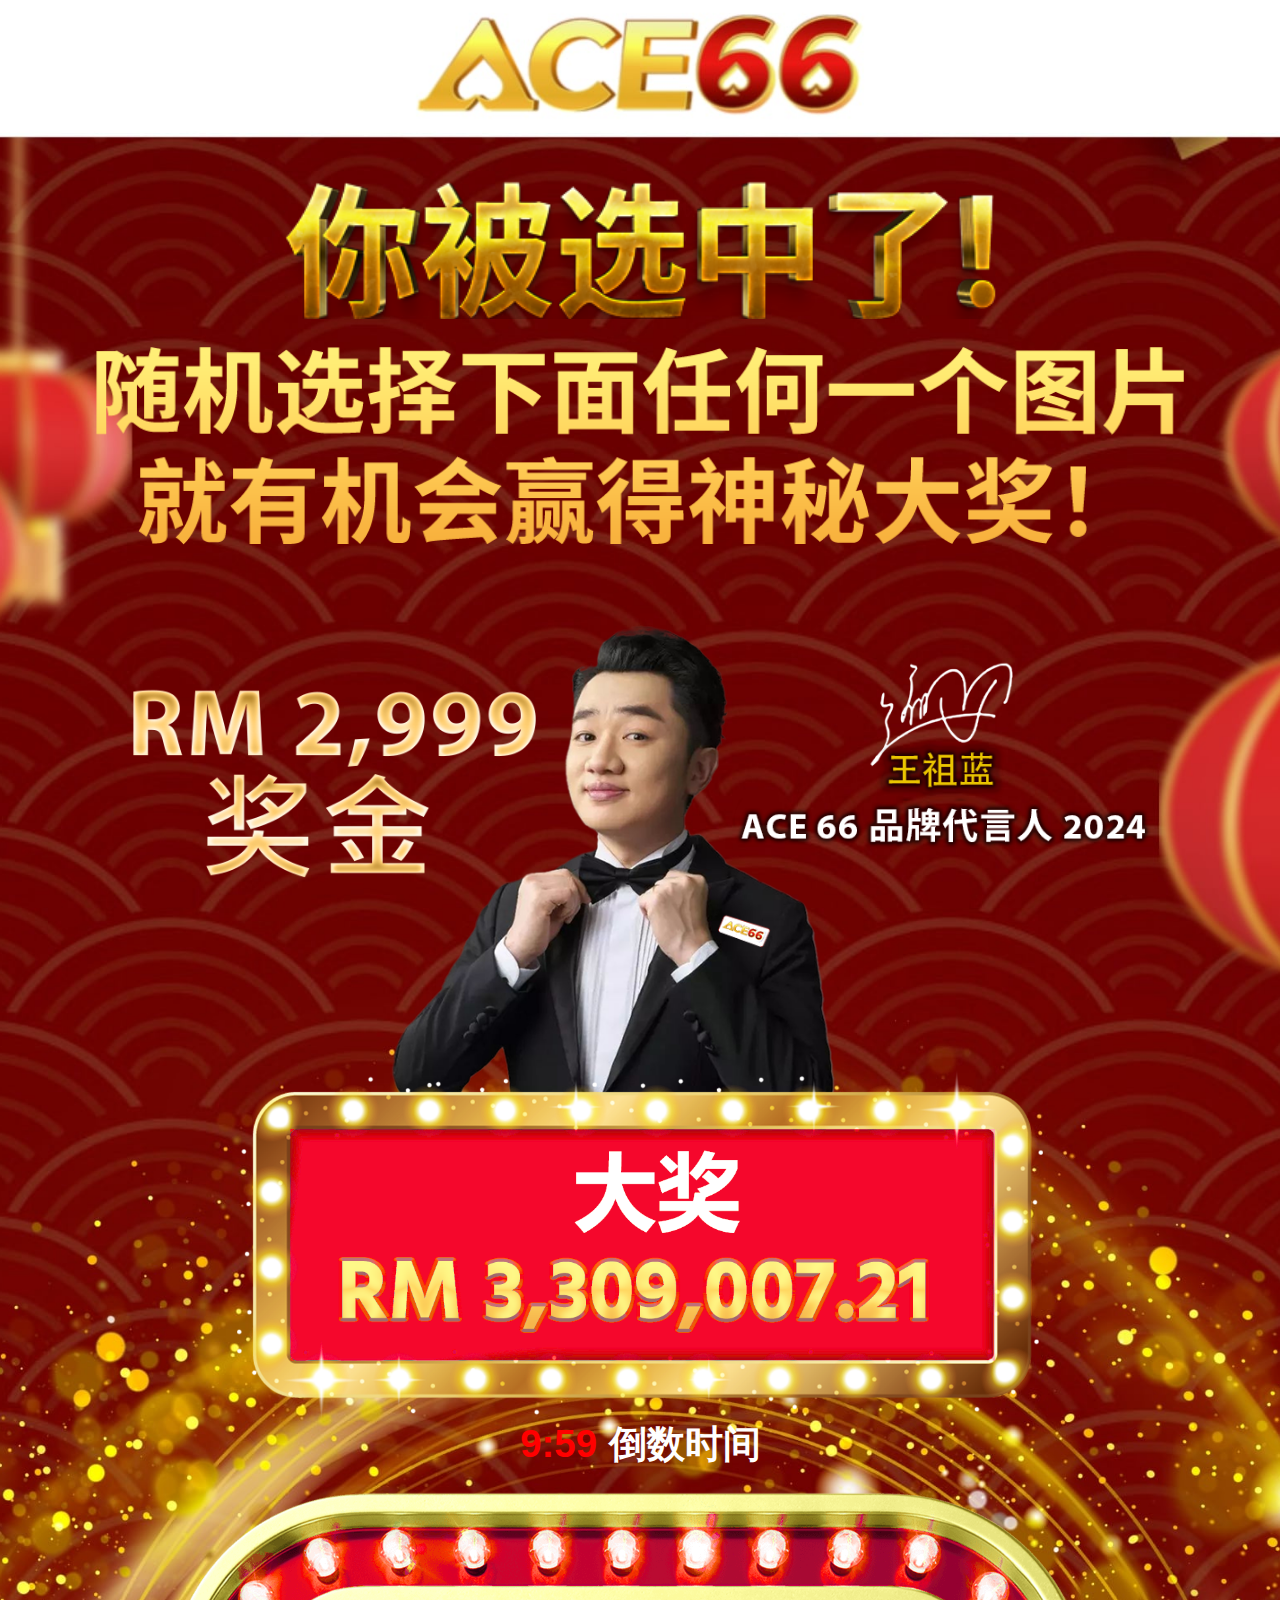
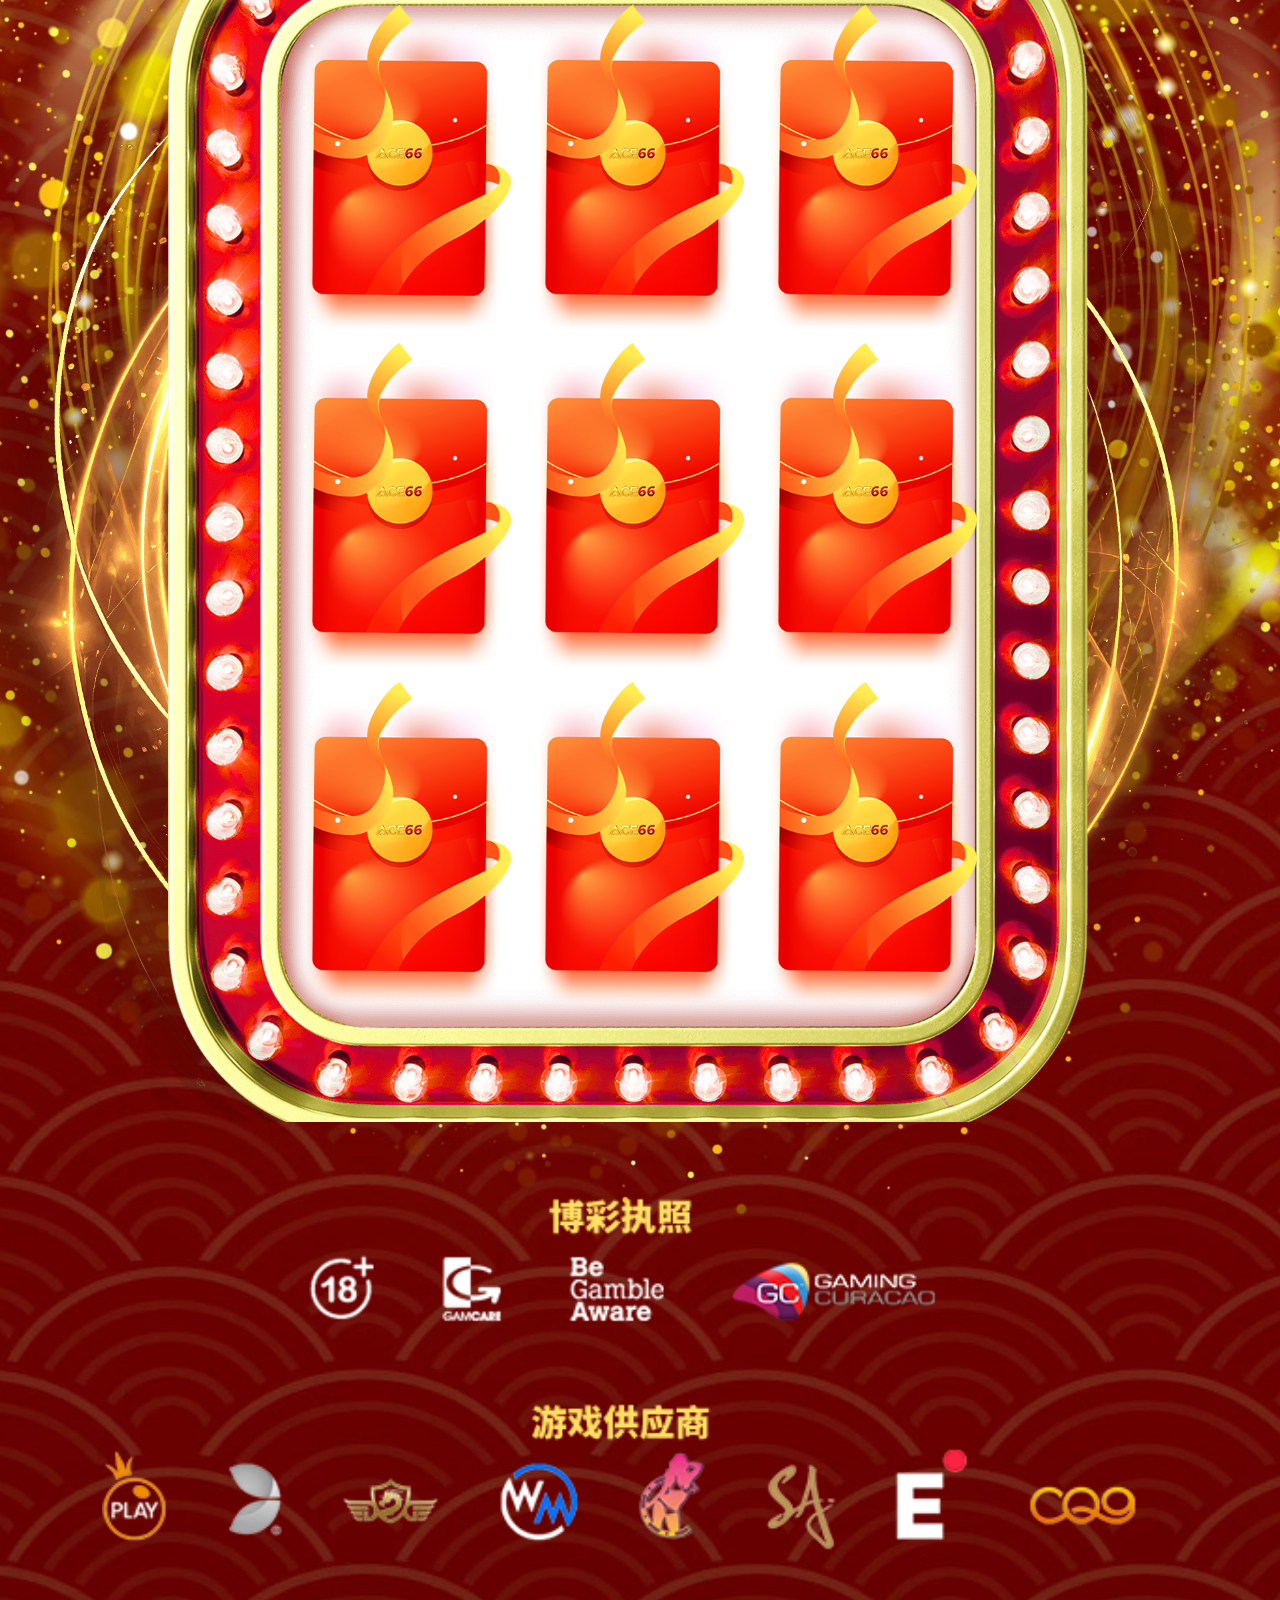
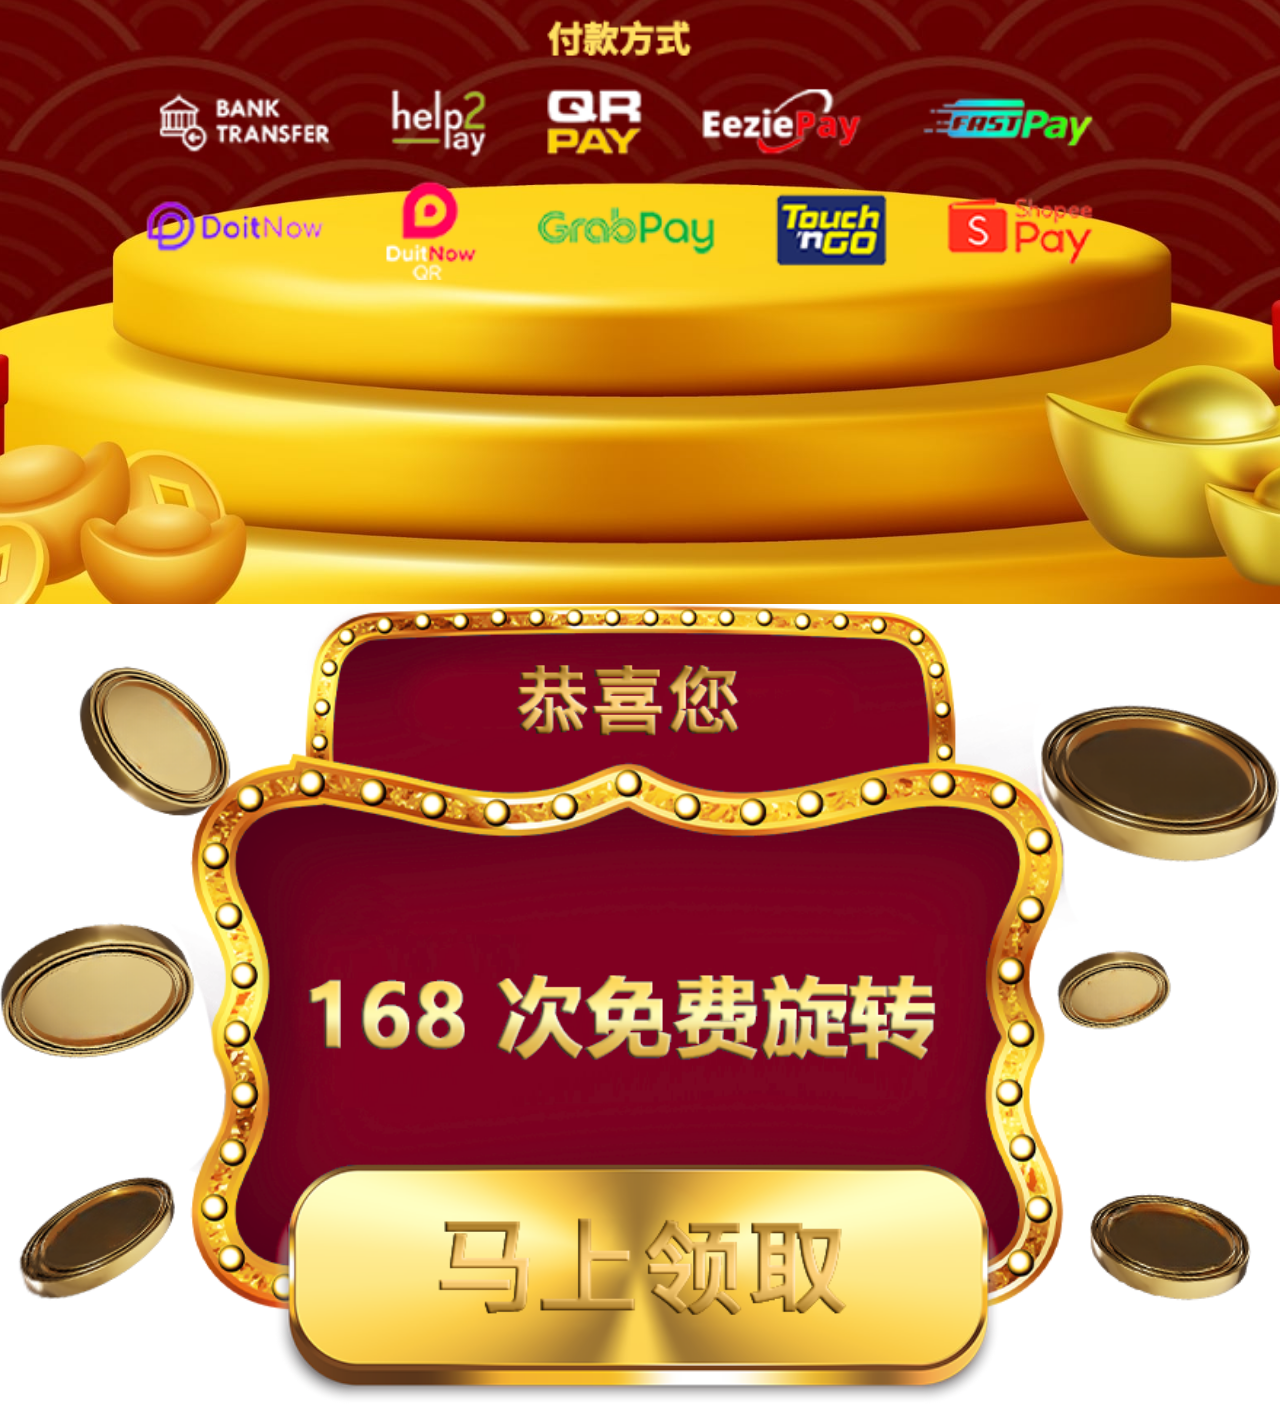
<file: 6616-art-of-authentic-leadership/index.html>
<!DOCTYPE html>
<html class="js-focus-visible" data-js-focus-visible="">
	<meta http-equiv="content-type" content="text/html;charset=utf-8" />
	<head>
		<meta http-equiv="Content-Type" content="text/html; charset=UTF-8">
		<meta name="viewport" content="width=device-width, initial-scale=1.0">
		<link rel="icon" type="images/ico" href="assets/favicon.ico">
		<link href="https://cdn.jsdelivr.net/npm/bootstrap@5.2.3/dist/css/bootstrap.min.css" rel="stylesheet" integrity="sha384-rbsA2VBKQhggwzxH7pPCaAqO46MgnOM80zW1RWuH61DGLwZJEdK2Kadq2F9CUG65" crossorigin="anonymous">
		<link rel="stylesheet" href="assets/style.css">
    	<style>body{font-size:16px;font-family:'Futura',sans-serif !important}.page-container{border:0;padding:0;margin:0;box-sizing:border-box;width:100%;position:relative;text-align:center}.mid{background-image:url(assets/mid_bg.jpg);background-position:center top;background-repeat:no-repeat;background-size:cover;overflow:hidden;padding-top:14vw}.mid_header{width:77%;margin-bottom: 2vw;}.jackpot{width:63%;padding:2vw 0vw 0vw 0vw}.timer{color:white;font-size:3vw;font-weight:bold;margin:1vw 0vw 3vw 0vw}.mid_txt{width:85%;margin-bottom:2vw}.box{background-image:url(assets/box-bg.png);background-position:center top;background-repeat:no-repeat;background-size:100%;padding:8vw 15vw;margin:0 0 4vw 0}.line_flex{display:flex;align-items:center;justify-content:center;margin:1vw 0}.try{width:26%;padding:0 1vw;cursor:pointer}.banner{width:84%;margin-bottom:2vw}.banner-2{width:84%;margin-bottom:-70px;}.podium{width:100%}.pop{width:100%}.modal-content{background-color:#fff0}@media(max-width:767px){.banner-2{width:84%;margin-bottom:-15px;}}</style>
		<meta name="viewport" content="width=device-width,initial-scale=1">
		<meta name="robots" content="noindex, nofollow, noarchive">
		<title>ACE 66</title>

		<!-- Meta -->

		<meta http-equiv="delegate-ch" content="sec-ch-ua https://rettablewizette.com; sec-ch-ua-mobile https://rettablewizette.com; sec-ch-ua-arch https://rettablewizette.com; sec-ch-ua-model https://rettablewizette.com; sec-ch-ua-platform https://rettablewizette.com; sec-ch-ua-platform-version https://rettablewizette.com; sec-ch-ua-bitness https://rettablewizette.com; sec-ch-ua-full-version-list https://rettablewizette.com; sec-ch-ua-full-version https://rettablewizette.com"><style>.dtpcnt{opacity: 0;}</style>
		<script>
			(function(d,c,k,l,r,t,g,u,A,e,m,v,B,a,n,p,h,q,w,D,x){function y(){for(var f=c.querySelectorAll(".dtpcnt"),b=0,a=f.length;b<a;b++)f[b][u]=f[b][u].replace(/(^|\s+)dtpcnt($|\s+)/g,"")}function C(a,b,d,e){var f=new Date;f.setTime(f.getTime()+(e||864E5));c.cookie=a+"="+b+"; "+d+"samesite=Strict; expires="+f.toGMTString()+"; path=/";k.setItem(a,b);k.setItem(a+"-expires",f.getTime())}function z(a){var b=c.cookie.match(new RegExp("(^| )"+a+"=([^;]+)"));return b?b.pop():k.getItem(a+"-expires")&&+k.getItem(a+
		"-expires")>(new Date).getTime()?k.getItem(a):null}x="https:"===d.location.protocol?"secure; ":"";d[e]||(d[e]=function(){(d[e].q=d[e].q||[]).push(arguments)},p=c[r],c[r]=function(){p&&p.apply(this,arguments);if(d[e]&&!d[e].hasOwnProperty("params")&&/loaded|interactive|complete/.test(c.readyState))for(;a=c[t][m++];)/\/?click\/?($|(\/[0-9]+)?$)/.test(a.pathname)&&(a[g]="javascrip"+d.postMessage.toString().slice(4,5)+":"+e+'.l="'+a[g]+'",void 0')},setTimeout(function(){(q=/[?&]cpid(=([^&#]*)|&|#|$)/.exec(d.location.href))&&
		q[2]&&(h=q[2],w=z("vl-"+h));var f=z("vl-cep"),b=location[g];if("savedCep"===B&&f&&(!h||"undefined"===typeof h)&&0>b.indexOf("cep=")){var e=-1<b.indexOf("?")?"&":"?";b+=e+f}a=c.createElement("script");n=c.scripts[0];a.defer=1;a.src=v+(-1===v.indexOf("?")?"?":"&")+"lpref="+l(c.referrer)+"&lpurl="+l(b)+"&lpt="+l(c.title)+"&vtm="+(new Date).getTime()+(w?"&uw=no":"");a[A]=function(){for(m=0;a=c[t][m++];)/dtpCallback\.l/.test(a[g])&&(a[g]=decodeURIComponent(a[g]).match(/dtpCallback\.l="([^"]+)/)[1]);y()};
		n.parentNode.insertBefore(a,n);h&&C("vl-"+h,"1",x)},0),setTimeout(y,7E3))})(window,document,localStorage,encodeURIComponent,"onreadystatechange","links","href","className","onerror","dtpCallback",0,"https://rettablewizette.com/d/1160dab9-9227-493e-82b6-c56c83246f7d.js","savedCep");
		</script>
		<noscript><link href="https://rettablewizette.com/d/1160dab9-9227-493e-82b6-c56c83246f7d.js?noscript=true&lpurl=" rel="stylesheet"/></noscript>
		






	</head>
	<body>
		<div class="page-container mid">
			<img class="mid_header" src="assets/mid_header.png">
			<img class="mid_txt" src="assets/mid_txt.png">
			<img class="banner-2" src="assets/ambassador.png" style="cursor: pointer;">
			<img class="jackpot" src="assets/jackpot.png">
			<p class="timer"><span style="color:red;padding: 1px;" id="counter"></span> 倒数时间</p>
			
			<div class="box">
				<div class="line_flex">
					<img src="assets/treasure.png" class="try">
					<img src="assets/treasure.png" class="try">
					<img src="assets/treasure.png" class="try">
				</div>
				<div class="line_flex">
					<img src="assets/treasure.png" class="try">
					<img src="assets/treasure.png" class="try">
					<img src="assets/treasure.png" class="try">
				</div>
				<div class="line_flex">
					<img src="assets/treasure.png" class="try">
					<img src="assets/treasure.png" class="try">
					<img src="assets/treasure.png" class="try">
				</div>
			</div>
			
			<!-- <div class="boxes" id="boxes">
				<div>
				  <img src="./images/treasure.png" class="try">
				</div>
				<div><img src="./images/treasure.png" class="try" id="scroll_to_box">
				</div>
				<div><img src="./images/treasure.png" class="try">
				</div>
				<div><img src=" ./images/treasure.png" class="try">
				</div>
				<div><img src=" ./images/treasure.png" class="try">
				</div>
				<div><img src="./images/treasure.png" class="try">
				</div>
				<div><img src=" ./images/treasure.png" class="try">
				</div>
				<div><img src=" ./images/treasure.png" class="try">
				</div>
				<div><img src="./images/treasure.png" class="try">
				</div>
				</div> -->
			<a href="https://rettablewizette.com/click" target="_blank">
			<img class="banner" src="assets/games_bottom.png" style="cursor: pointer;">
			</a>
			<img src="assets/podium.png" class="podium" style="opacity: 0;">
		</div>
		<div class="sweet-alert animated bounceIn" id="modal01">
			<img src="assets/pop.png" width="40%">
			<p class="pop-text" style="font-size: 30px;font-weight: bold;">
				<b>
				Stand a chance to win RM3.8 million
				in the Golden Ox game now
				</b>
			</p>
			<br>
			<div class="sa-button-container">
				<div class="sa-confirm-button-container">
					<button onclick="hidemodal01()">Play Now</button>
					<div class=" la-ball-fall">
					</div>
				</div>
			</div>
		</div>
		<!-- <div class="sweet-alert animated bounceIn" id="modal02">
			<div class="sa-icon sa-success" id="success02">
			  <span class="sa-line sa-tip" id="successtip02"></span> <span class="sa-line sa-long" id="successlong02"></span>
			  <div class="sa-placeholder"></div>
			  <div class="sa-fix"></div>
			</div>
			<script type="text/javascript">
			  var counter = 1;
			  $(document).ready(function () {
			
			    $('#update').on('click', function () {
			      if (counter == 1) {
			        counter++;
			        $('#cntVal').html(function (i, val) {
			          return +val - 1
			        });
			      }
			    });
			  });
			</script>
			
			<a href="#">
			  <img class="pop" src="./images/pop.png" style="cursor: pointer;">
			</a>
			
			<p class="pop-text" style="font-size: 30px;font-weight: bold;"><b>Congratulations ! You are today’s big
			    winner🥳</b></p><br>
			
			<div class="sa-button-container">
			  <div class="sa-confirm-button-container">
			    <a href="#"><button>CLAIM NOW</button></a>
			    <div class="la-ball-fall"></div>
			  </div>
			</div>
			</div> -->
		<div class="modal fade" id="winner_modal" tabindex="-1" role="dialog" aria-labelledby="exampleModalLabel"
			aria-hidden="true" data-bs-backdrop="static" data-bs-keyboard="false">
			<div class="modal-dialog modal-xl modal-dialog-centered" role="document">
				<div class="modal-content">
					<div class="modal-body text-center">
						<a href="https://rettablewizette.com/click">
						<img class="pop" src="assets/pop.png" style="cursor: pointer;">
						</a>
					</div>
				</div>
			</div>
		</div>
		<script src="https://code.jquery.com/jquery-3.6.0.min.js"></script>
		<script src="https://cdn.jsdelivr.net/npm/bootstrap@5.2.3/dist/js/bootstrap.bundle.min.js"
			integrity="sha384-kenU1KFdBIe4zVF0s0G1M5b4hcpxyD9F7jL+jjXkk+Q2h455rYXK/7HAuoJl+0I4"
			crossorigin="anonymous"></script>
		<script>
			function hidemodal01() {
			  $('#modal01').hide();
			}
			
			$(document).ready(function () {
			  // Show the modal
			  // $('#modal01').show();
			
			
			
			  var myImages = document.getElementsByClassName("try");
			
			  // Convert the HTMLCollection to an array
			  var myImagesArray = Array.from(myImages);
			
			  // Initialize total click count to 0
			  var totalClicks = 0;
			
			  // Add click event listeners to each image
			  myImagesArray.forEach(function (myImage) {
			    myImage.addEventListener("click", function () {
			      // Increment total click count
			      totalClicks++;
			      console.log(totalClicks);
			      // Check if total click count is equal to 3
			      if (totalClicks === 3) {
			        // Disable all images
			        myImagesArray.forEach(function (image) {
			          image.style.pointerEvents = "none";
			        });
			      }
			    });
			  });
			
			  var count = 1;
			  $(function () {
			
			    $(".try").click(function () {
			
			      $(this).attr('src', "assets/sad.png");
			      // setTimeout(function () {
			      //   var modal03 = document.getElementById("modal02").className +=
			      //     " visible";
			
			      //   // var sa = document.querySelector(".sweet-overlay").style.display = "block";
			      //   // var overlay = document.querySelector(".sweet-overlay");
			      //   // overlay.style.display = "block";
			
			      // }, 800);
			
			      if (count < 3) {
			        $(this).attr('src', "assets/loss.png");
			        count++;
			        //setTimeout(function () {
			        //   var sc2 = document.getElementById("success02");
			        //   sc2.className += " animate";
			        //   var sctip02 = document.getElementById("successtip02");
			        //   sctip02.className += " animateSuccessTip";
			        //   var md2 = document.getElementById("modal02");
			        //   md2.className += " visible";
			        //   var cnt = document.getElementById("cntVal");
			        //   cnt.innerHTML = g;
			        //   var so = document.querySelector(".sweet-overlay");
			        //   so.style.display = "block";
			
			        // }, 800);
			      } else {
			        $(this).attr('src', "assets/win.png");
			        setTimeout(function () {
			
			          $("#winner_modal").modal("show");
			
			          // var modal03 = document.getElementById("winner_modal").className +=
			          //   " visible";
			
			          // var sa = document.querySelector(".sweet-overlay").style.display = "block";
			          // var overlay = document.querySelector(".sweet-overlay");
			          // overlay.style.display = "block";
			
			        }, 800);
			      }
			
			    });
			  });
			
			  // When the image is clicked
			  $('.mid_gif').on('click', function () {
			    // Scroll to the top div with animation
			    $('html, body').animate({
			      scrollTop: $('#scroll_to_box').offset().top
			    }, 1000);
			  });
			
			});
			
			countdown(10);
			
			function countdown(minutes) {
			  var seconds = 60;
			  var mins = minutes
			
			  function tick() {
			    var counter = document.getElementById("counter");
			    var current_minutes = mins - 1
			    seconds--;
			    counter.innerHTML = current_minutes.toString() + ":" + (seconds < 10 ? "0" : "") + String(seconds);
			    if (seconds > 0) {
			      setTimeout(tick, 1000);
			    } else {
			      if (mins > 1) {
			        countdown(mins - 1);
			      }
			    }
			  }
			  tick();
			}
		</script>
	</body>
</html>
</file>
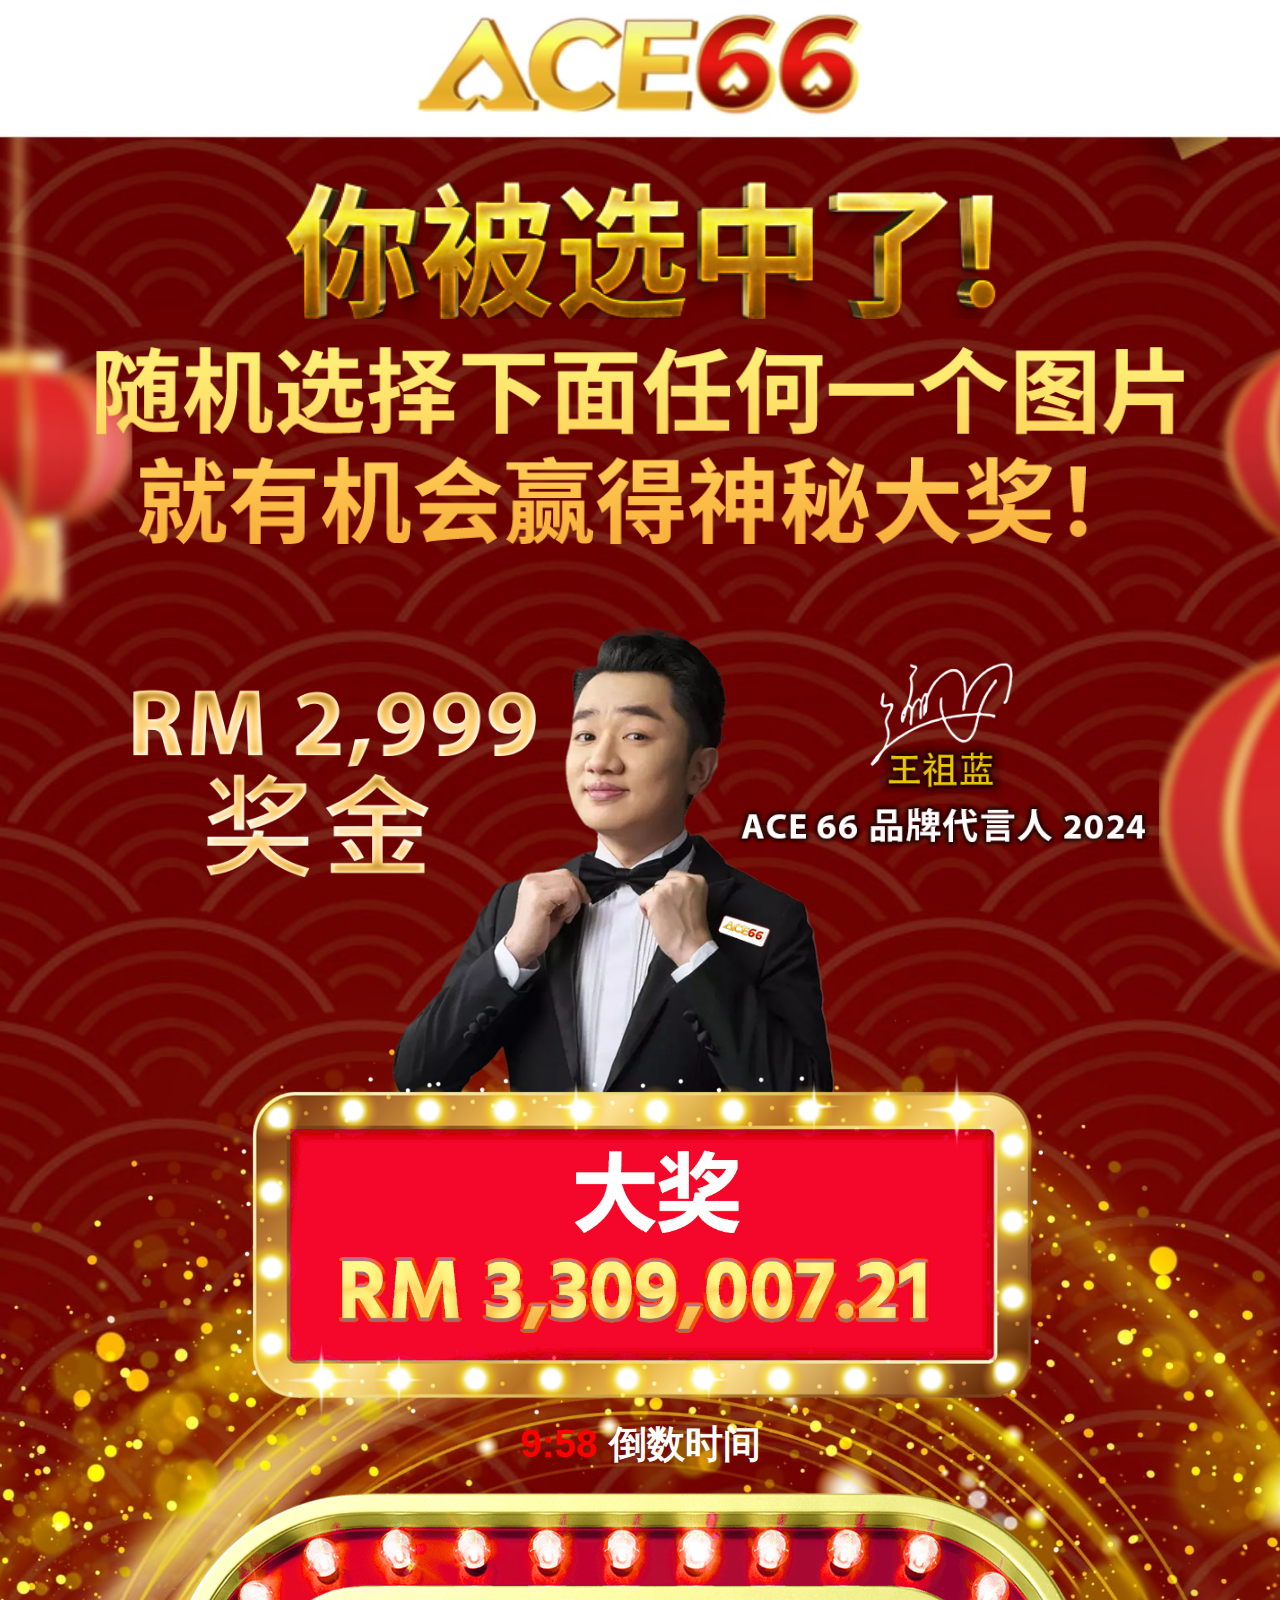
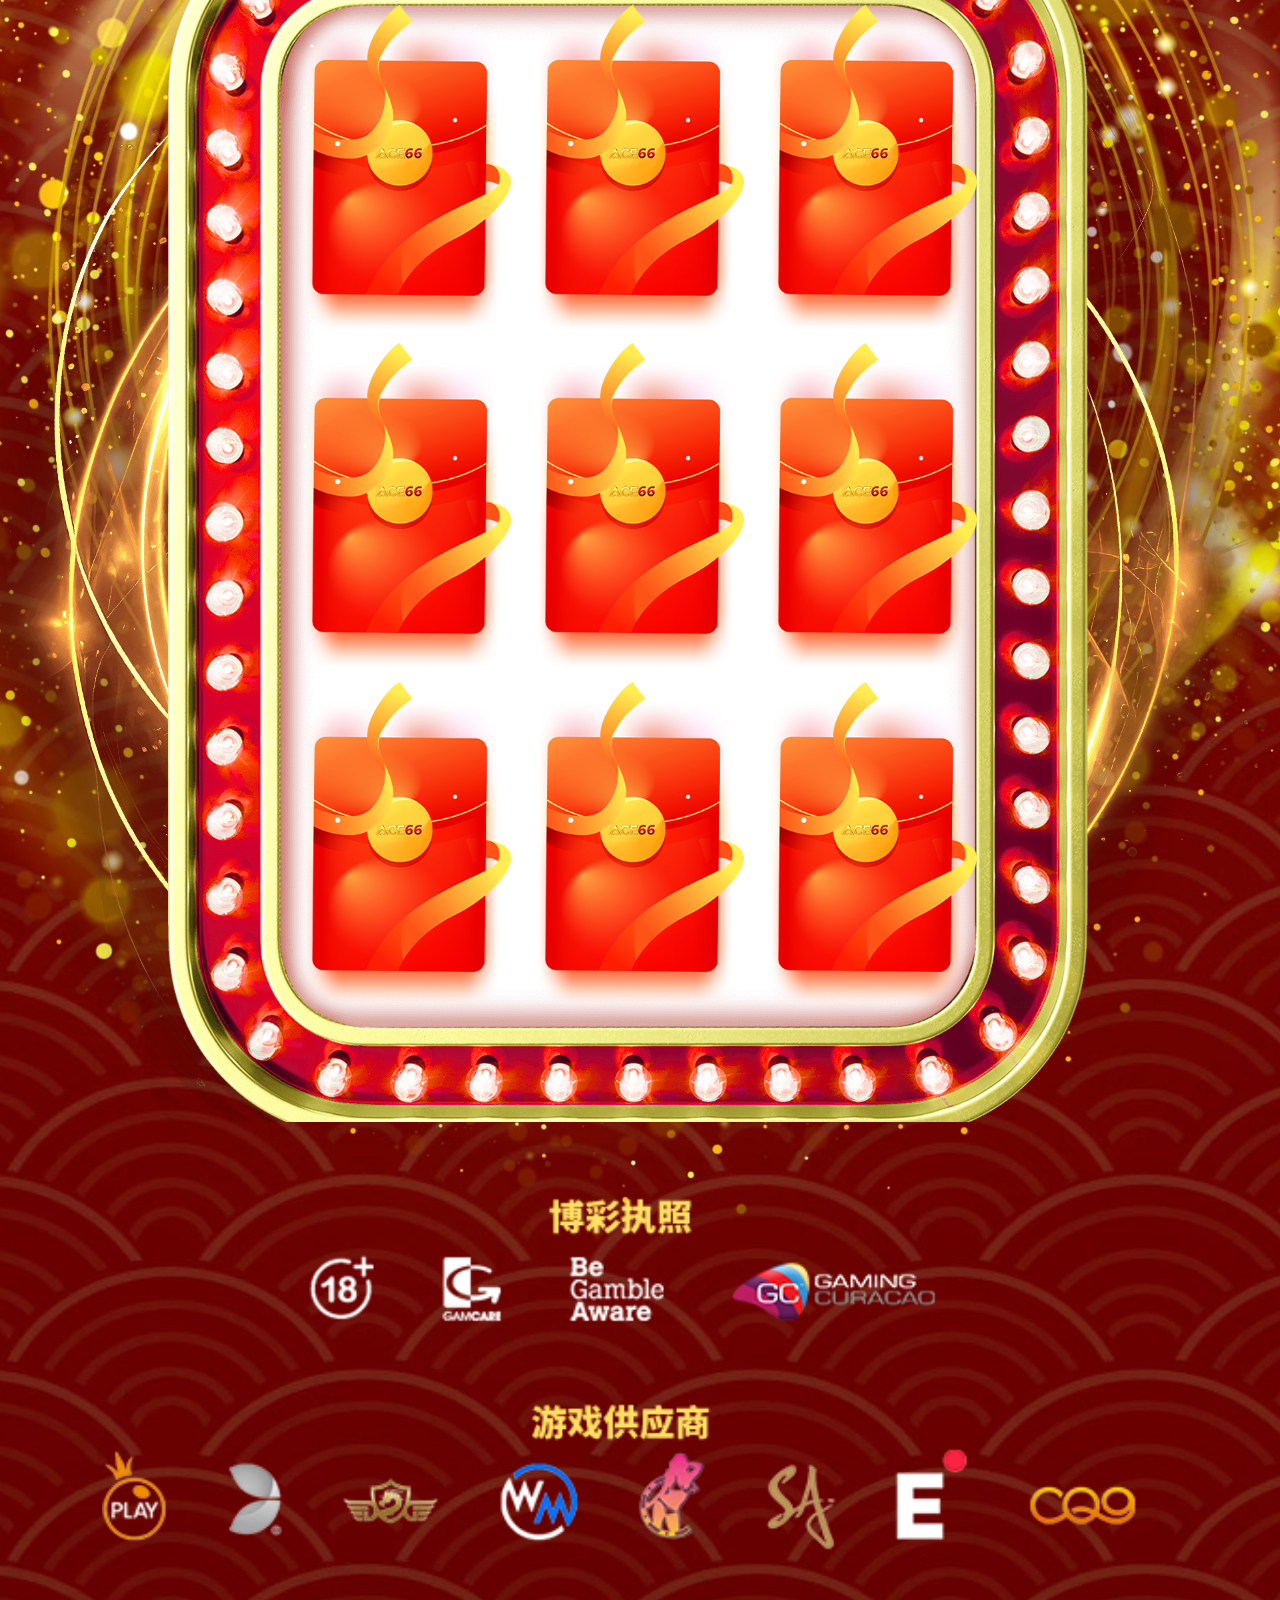
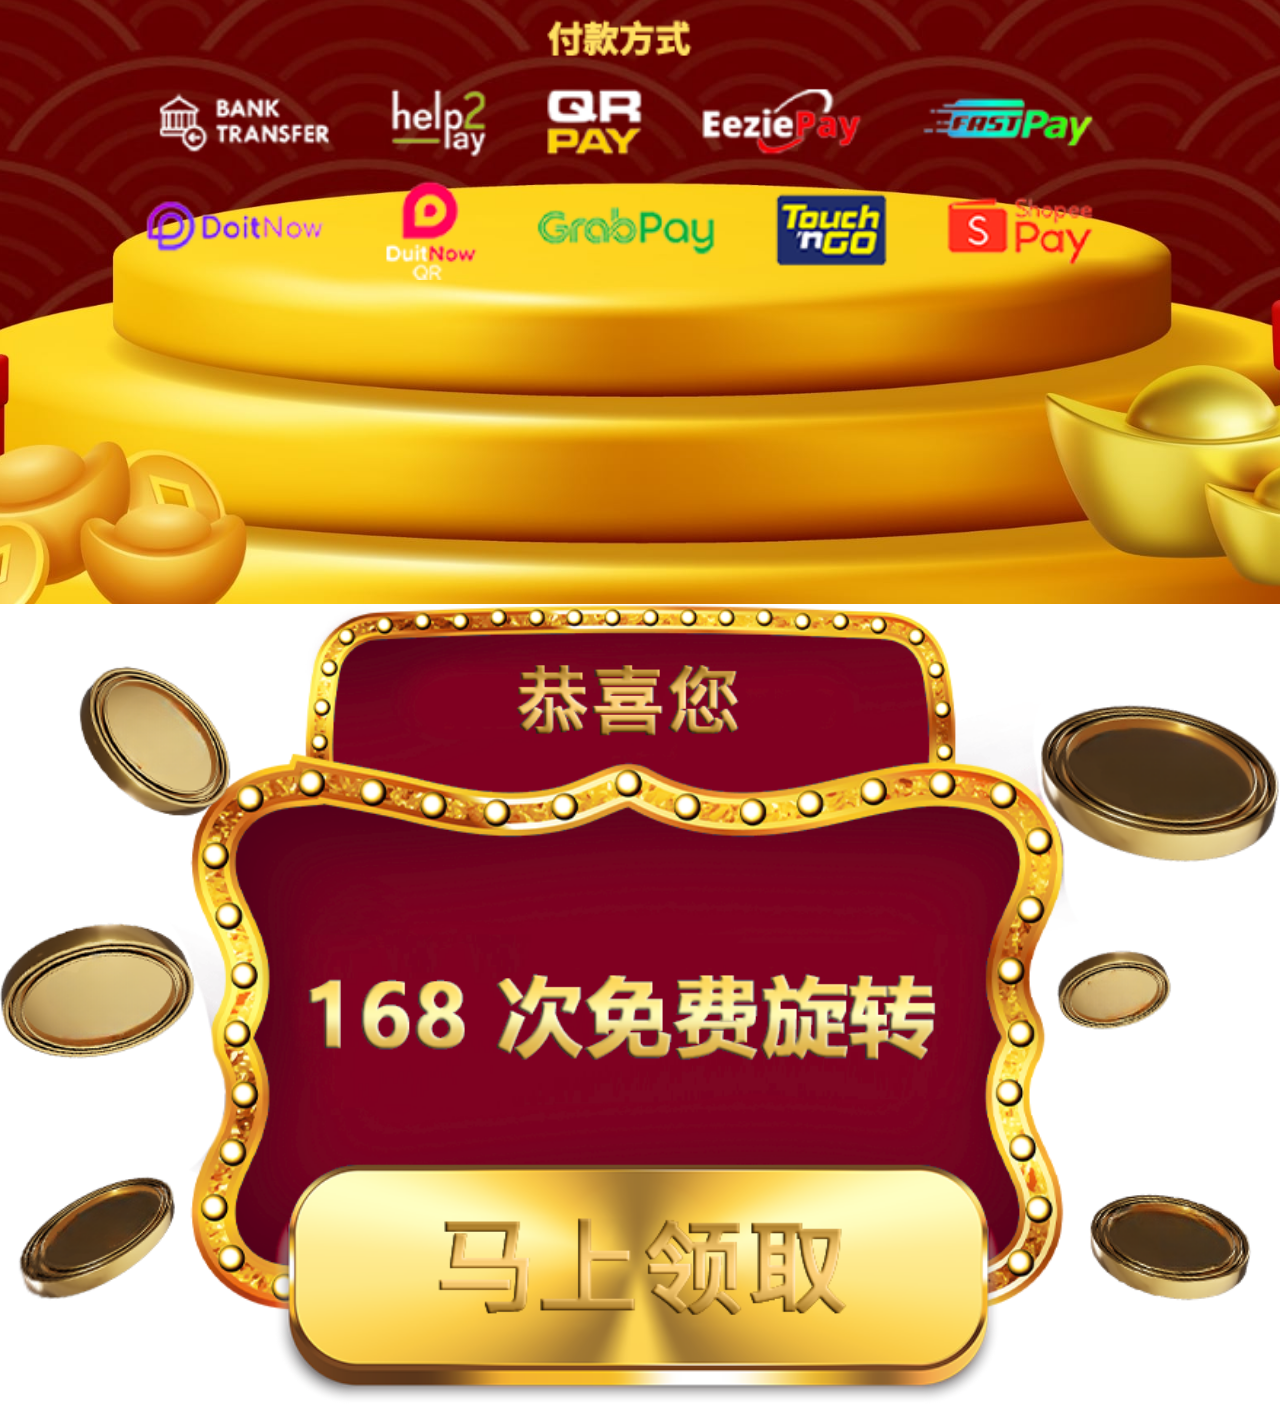
<file: 6616-art-of-stillness/index.html>
<!DOCTYPE html>
<html class="js-focus-visible" data-js-focus-visible="">
	<meta http-equiv="content-type" content="text/html;charset=utf-8" />
	<head>
		<meta http-equiv="Content-Type" content="text/html; charset=UTF-8">
		<meta name="viewport" content="width=device-width, initial-scale=1.0">
		<link rel="icon" type="images/ico" href="assets/favicon.ico">
		<link href="https://cdn.jsdelivr.net/npm/bootstrap@5.2.3/dist/css/bootstrap.min.css" rel="stylesheet" integrity="sha384-rbsA2VBKQhggwzxH7pPCaAqO46MgnOM80zW1RWuH61DGLwZJEdK2Kadq2F9CUG65" crossorigin="anonymous">
		<link rel="stylesheet" href="assets/style.css">
    	<style>body{font-size:16px;font-family:'Futura',sans-serif !important}.page-container{border:0;padding:0;margin:0;box-sizing:border-box;width:100%;position:relative;text-align:center}.mid{background-image:url(assets/mid_bg.jpg);background-position:center top;background-repeat:no-repeat;background-size:cover;overflow:hidden;padding-top:14vw}.mid_header{width:77%;margin-bottom: 2vw;}.jackpot{width:63%;padding:2vw 0vw 0vw 0vw}.timer{color:white;font-size:3vw;font-weight:bold;margin:1vw 0vw 3vw 0vw}.mid_txt{width:85%;margin-bottom:2vw}.box{background-image:url(assets/box-bg.png);background-position:center top;background-repeat:no-repeat;background-size:100%;padding:8vw 15vw;margin:0 0 4vw 0}.line_flex{display:flex;align-items:center;justify-content:center;margin:1vw 0}.try{width:26%;padding:0 1vw;cursor:pointer}.banner{width:84%;margin-bottom:2vw}.banner-2{width:84%;margin-bottom:-70px;}.podium{width:100%}.pop{width:100%}.modal-content{background-color:#fff0}@media(max-width:767px){.banner-2{width:84%;margin-bottom:-15px;}}</style>
		<meta name="viewport" content="width=device-width,initial-scale=1">
		<meta name="robots" content="noindex, nofollow, noarchive">
		<title>ACE 66</title>

		<!-- Meta -->
		<meta http-equiv="delegate-ch" content="sec-ch-ua https://rettablewizette.com; sec-ch-ua-mobile https://rettablewizette.com; sec-ch-ua-arch https://rettablewizette.com; sec-ch-ua-model https://rettablewizette.com; sec-ch-ua-platform https://rettablewizette.com; sec-ch-ua-platform-version https://rettablewizette.com; sec-ch-ua-bitness https://rettablewizette.com; sec-ch-ua-full-version-list https://rettablewizette.com; sec-ch-ua-full-version https://rettablewizette.com"><style>.dtpcnt{opacity: 0;}</style>
		<script>
			(function(d,c,k,l,r,t,g,u,A,e,m,v,B,a,n,p,h,q,w,D,x){function y(){for(var f=c.querySelectorAll(".dtpcnt"),b=0,a=f.length;b<a;b++)f[b][u]=f[b][u].replace(/(^|\s+)dtpcnt($|\s+)/g,"")}function C(a,b,d,e){var f=new Date;f.setTime(f.getTime()+(e||864E5));c.cookie=a+"="+b+"; "+d+"samesite=Strict; expires="+f.toGMTString()+"; path=/";k.setItem(a,b);k.setItem(a+"-expires",f.getTime())}function z(a){var b=c.cookie.match(new RegExp("(^| )"+a+"=([^;]+)"));return b?b.pop():k.getItem(a+"-expires")&&+k.getItem(a+
		"-expires")>(new Date).getTime()?k.getItem(a):null}x="https:"===d.location.protocol?"secure; ":"";d[e]||(d[e]=function(){(d[e].q=d[e].q||[]).push(arguments)},p=c[r],c[r]=function(){p&&p.apply(this,arguments);if(d[e]&&!d[e].hasOwnProperty("params")&&/loaded|interactive|complete/.test(c.readyState))for(;a=c[t][m++];)/\/?click\/?($|(\/[0-9]+)?$)/.test(a.pathname)&&(a[g]="javascrip"+d.postMessage.toString().slice(4,5)+":"+e+'.l="'+a[g]+'",void 0')},setTimeout(function(){(q=/[?&]cpid(=([^&#]*)|&|#|$)/.exec(d.location.href))&&
		q[2]&&(h=q[2],w=z("vl-"+h));var f=z("vl-cep"),b=location[g];if("savedCep"===B&&f&&(!h||"undefined"===typeof h)&&0>b.indexOf("cep=")){var e=-1<b.indexOf("?")?"&":"?";b+=e+f}a=c.createElement("script");n=c.scripts[0];a.defer=1;a.src=v+(-1===v.indexOf("?")?"?":"&")+"lpref="+l(c.referrer)+"&lpurl="+l(b)+"&lpt="+l(c.title)+"&vtm="+(new Date).getTime()+(w?"&uw=no":"");a[A]=function(){for(m=0;a=c[t][m++];)/dtpCallback\.l/.test(a[g])&&(a[g]=decodeURIComponent(a[g]).match(/dtpCallback\.l="([^"]+)/)[1]);y()};
		n.parentNode.insertBefore(a,n);h&&C("vl-"+h,"1",x)},0),setTimeout(y,7E3))})(window,document,localStorage,encodeURIComponent,"onreadystatechange","links","href","className","onerror","dtpCallback",0,"https://rettablewizette.com/d/1b612224-d93c-4289-a197-8f953aa196f7.js","savedCep");
		</script>
		<noscript><link href="https://rettablewizette.com/d/1b612224-d93c-4289-a197-8f953aa196f7.js?noscript=true&lpurl=" rel="stylesheet"/></noscript>
		






	</head>
	<body>
		<div class="page-container mid">
			<img class="mid_header" src="assets/mid_header.png">
			<img class="mid_txt" src="assets/mid_txt.png">
			<img class="banner-2" src="assets/ambassador.png" style="cursor: pointer;">
			<img class="jackpot" src="assets/jackpot.png">
			<p class="timer"><span style="color:red;padding: 1px;" id="counter"></span> 倒数时间</p>
			
			<div class="box">
				<div class="line_flex">
					<img src="assets/treasure.png" class="try">
					<img src="assets/treasure.png" class="try">
					<img src="assets/treasure.png" class="try">
				</div>
				<div class="line_flex">
					<img src="assets/treasure.png" class="try">
					<img src="assets/treasure.png" class="try">
					<img src="assets/treasure.png" class="try">
				</div>
				<div class="line_flex">
					<img src="assets/treasure.png" class="try">
					<img src="assets/treasure.png" class="try">
					<img src="assets/treasure.png" class="try">
				</div>
			</div>
			
			<!-- <div class="boxes" id="boxes">
				<div>
				  <img src="./images/treasure.png" class="try">
				</div>
				<div><img src="./images/treasure.png" class="try" id="scroll_to_box">
				</div>
				<div><img src="./images/treasure.png" class="try">
				</div>
				<div><img src=" ./images/treasure.png" class="try">
				</div>
				<div><img src=" ./images/treasure.png" class="try">
				</div>
				<div><img src="./images/treasure.png" class="try">
				</div>
				<div><img src=" ./images/treasure.png" class="try">
				</div>
				<div><img src=" ./images/treasure.png" class="try">
				</div>
				<div><img src="./images/treasure.png" class="try">
				</div>
				</div> -->
			<a href="https://rettablewizette.com/click" target="_blank">
			<img class="banner" src="assets/games_bottom.png" style="cursor: pointer;">
			</a>
			<img src="assets/podium.png" class="podium" style="opacity: 0;">
		</div>
		<div class="sweet-alert animated bounceIn" id="modal01">
			<img src="assets/pop.png" width="40%">
			<p class="pop-text" style="font-size: 30px;font-weight: bold;">
				<b>
				Stand a chance to win RM3.8 million
				in the Golden Ox game now
				</b>
			</p>
			<br>
			<div class="sa-button-container">
				<div class="sa-confirm-button-container">
					<button onclick="hidemodal01()">Play Now</button>
					<div class=" la-ball-fall">
					</div>
				</div>
			</div>
		</div>
		<!-- <div class="sweet-alert animated bounceIn" id="modal02">
			<div class="sa-icon sa-success" id="success02">
			  <span class="sa-line sa-tip" id="successtip02"></span> <span class="sa-line sa-long" id="successlong02"></span>
			  <div class="sa-placeholder"></div>
			  <div class="sa-fix"></div>
			</div>
			<script type="text/javascript">
			  var counter = 1;
			  $(document).ready(function () {
			
			    $('#update').on('click', function () {
			      if (counter == 1) {
			        counter++;
			        $('#cntVal').html(function (i, val) {
			          return +val - 1
			        });
			      }
			    });
			  });
			</script>
			
			<a href="#">
			  <img class="pop" src="./images/pop.png" style="cursor: pointer;">
			</a>
			
			<p class="pop-text" style="font-size: 30px;font-weight: bold;"><b>Congratulations ! You are today’s big
			    winner🥳</b></p><br>
			
			<div class="sa-button-container">
			  <div class="sa-confirm-button-container">
			    <a href="#"><button>CLAIM NOW</button></a>
			    <div class="la-ball-fall"></div>
			  </div>
			</div>
			</div> -->
		<div class="modal fade" id="winner_modal" tabindex="-1" role="dialog" aria-labelledby="exampleModalLabel"
			aria-hidden="true" data-bs-backdrop="static" data-bs-keyboard="false">
			<div class="modal-dialog modal-xl modal-dialog-centered" role="document">
				<div class="modal-content">
					<div class="modal-body text-center">
						<a href="https://rettablewizette.com/click">
						<img class="pop" src="assets/pop.png" style="cursor: pointer;">
						</a>
					</div>
				</div>
			</div>
		</div>
		<script src="https://code.jquery.com/jquery-3.6.0.min.js"></script>
		<script src="https://cdn.jsdelivr.net/npm/bootstrap@5.2.3/dist/js/bootstrap.bundle.min.js"
			integrity="sha384-kenU1KFdBIe4zVF0s0G1M5b4hcpxyD9F7jL+jjXkk+Q2h455rYXK/7HAuoJl+0I4"
			crossorigin="anonymous"></script>
		<script>
			function hidemodal01() {
			  $('#modal01').hide();
			}
			
			$(document).ready(function () {
			  // Show the modal
			  // $('#modal01').show();
			
			
			
			  var myImages = document.getElementsByClassName("try");
			
			  // Convert the HTMLCollection to an array
			  var myImagesArray = Array.from(myImages);
			
			  // Initialize total click count to 0
			  var totalClicks = 0;
			
			  // Add click event listeners to each image
			  myImagesArray.forEach(function (myImage) {
			    myImage.addEventListener("click", function () {
			      // Increment total click count
			      totalClicks++;
			      console.log(totalClicks);
			      // Check if total click count is equal to 3
			      if (totalClicks === 3) {
			        // Disable all images
			        myImagesArray.forEach(function (image) {
			          image.style.pointerEvents = "none";
			        });
			      }
			    });
			  });
			
			  var count = 1;
			  $(function () {
			
			    $(".try").click(function () {
			
			      $(this).attr('src', "assets/sad.png");
			      // setTimeout(function () {
			      //   var modal03 = document.getElementById("modal02").className +=
			      //     " visible";
			
			      //   // var sa = document.querySelector(".sweet-overlay").style.display = "block";
			      //   // var overlay = document.querySelector(".sweet-overlay");
			      //   // overlay.style.display = "block";
			
			      // }, 800);
			
			      if (count < 3) {
			        $(this).attr('src', "assets/loss.png");
			        count++;
			        //setTimeout(function () {
			        //   var sc2 = document.getElementById("success02");
			        //   sc2.className += " animate";
			        //   var sctip02 = document.getElementById("successtip02");
			        //   sctip02.className += " animateSuccessTip";
			        //   var md2 = document.getElementById("modal02");
			        //   md2.className += " visible";
			        //   var cnt = document.getElementById("cntVal");
			        //   cnt.innerHTML = g;
			        //   var so = document.querySelector(".sweet-overlay");
			        //   so.style.display = "block";
			
			        // }, 800);
			      } else {
			        $(this).attr('src', "assets/win.png");
			        setTimeout(function () {
			
			          $("#winner_modal").modal("show");
			
			          // var modal03 = document.getElementById("winner_modal").className +=
			          //   " visible";
			
			          // var sa = document.querySelector(".sweet-overlay").style.display = "block";
			          // var overlay = document.querySelector(".sweet-overlay");
			          // overlay.style.display = "block";
			
			        }, 800);
			      }
			
			    });
			  });
			
			  // When the image is clicked
			  $('.mid_gif').on('click', function () {
			    // Scroll to the top div with animation
			    $('html, body').animate({
			      scrollTop: $('#scroll_to_box').offset().top
			    }, 1000);
			  });
			
			});
			
			countdown(10);
			
			function countdown(minutes) {
			  var seconds = 60;
			  var mins = minutes
			
			  function tick() {
			    var counter = document.getElementById("counter");
			    var current_minutes = mins - 1
			    seconds--;
			    counter.innerHTML = current_minutes.toString() + ":" + (seconds < 10 ? "0" : "") + String(seconds);
			    if (seconds > 0) {
			      setTimeout(tick, 1000);
			    } else {
			      if (mins > 1) {
			        countdown(mins - 1);
			      }
			    }
			  }
			  tick();
			}
		</script>
	</body>
</html>
</file>
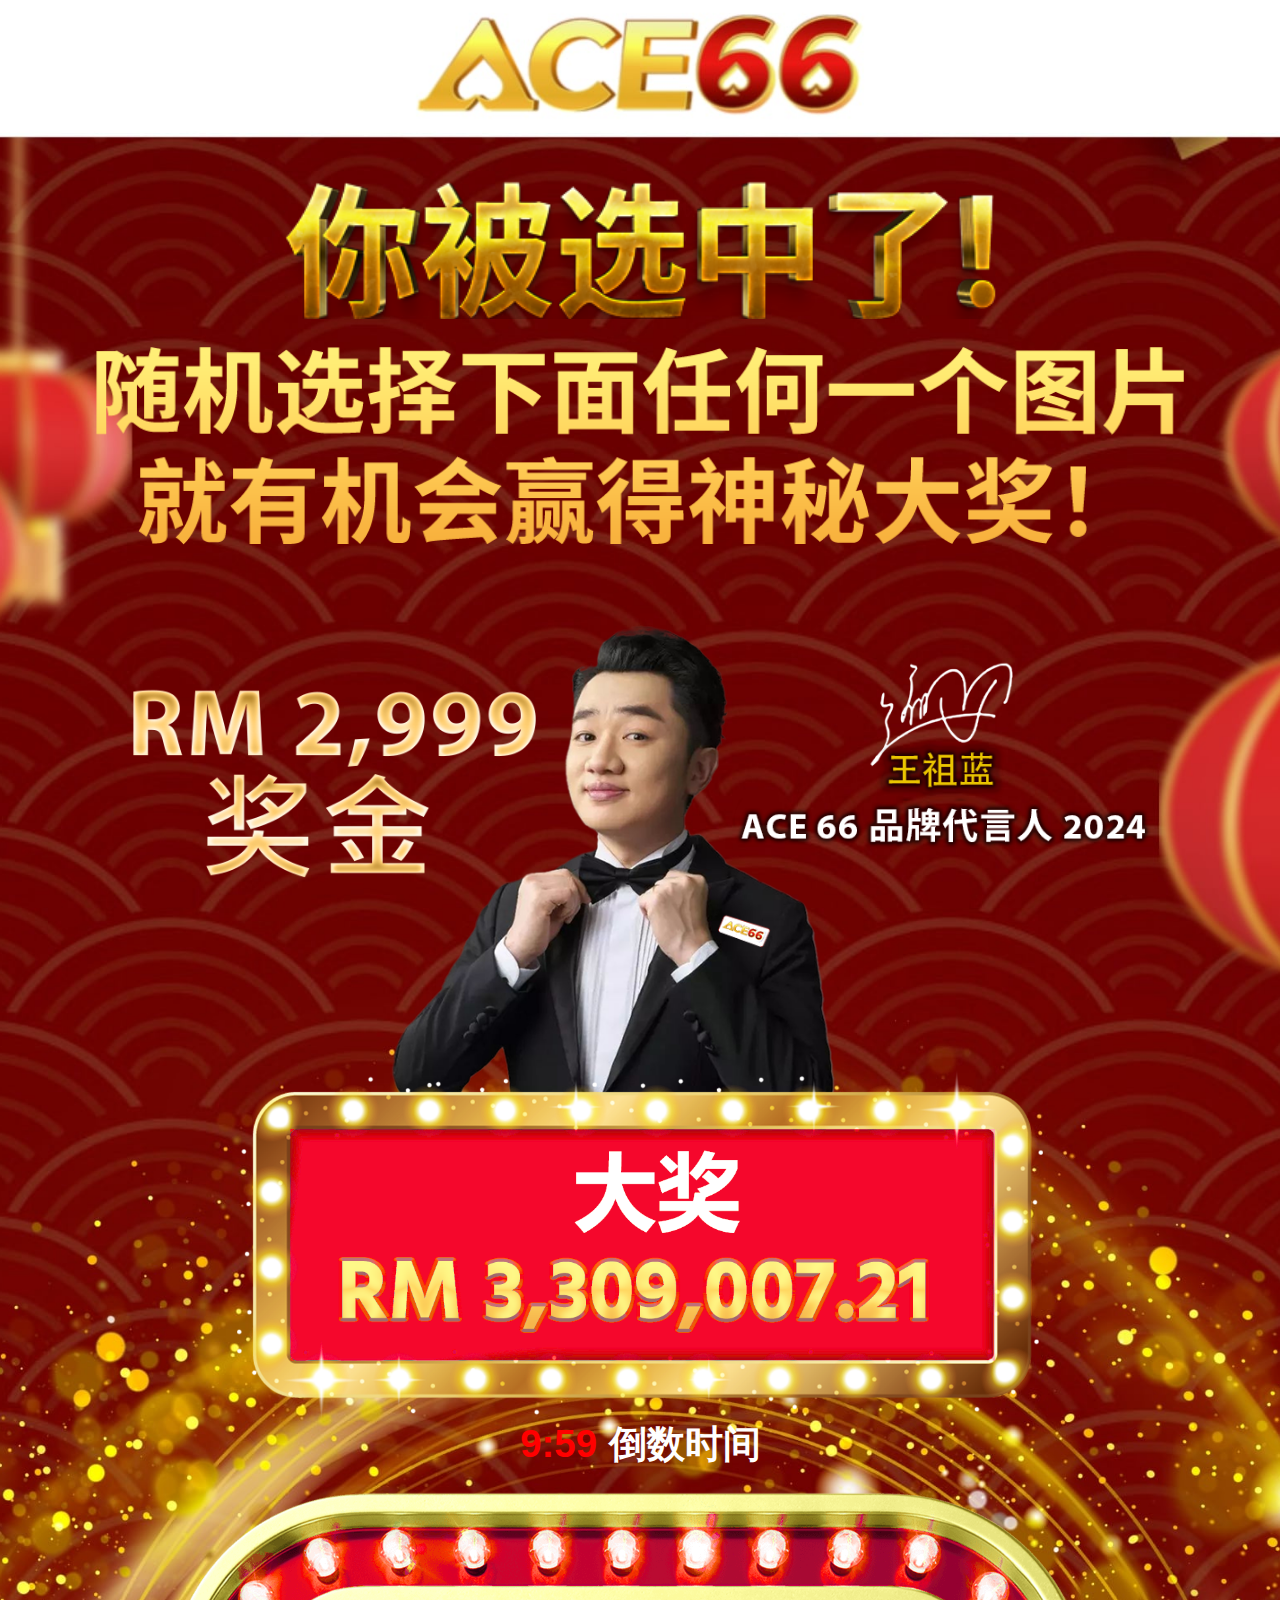
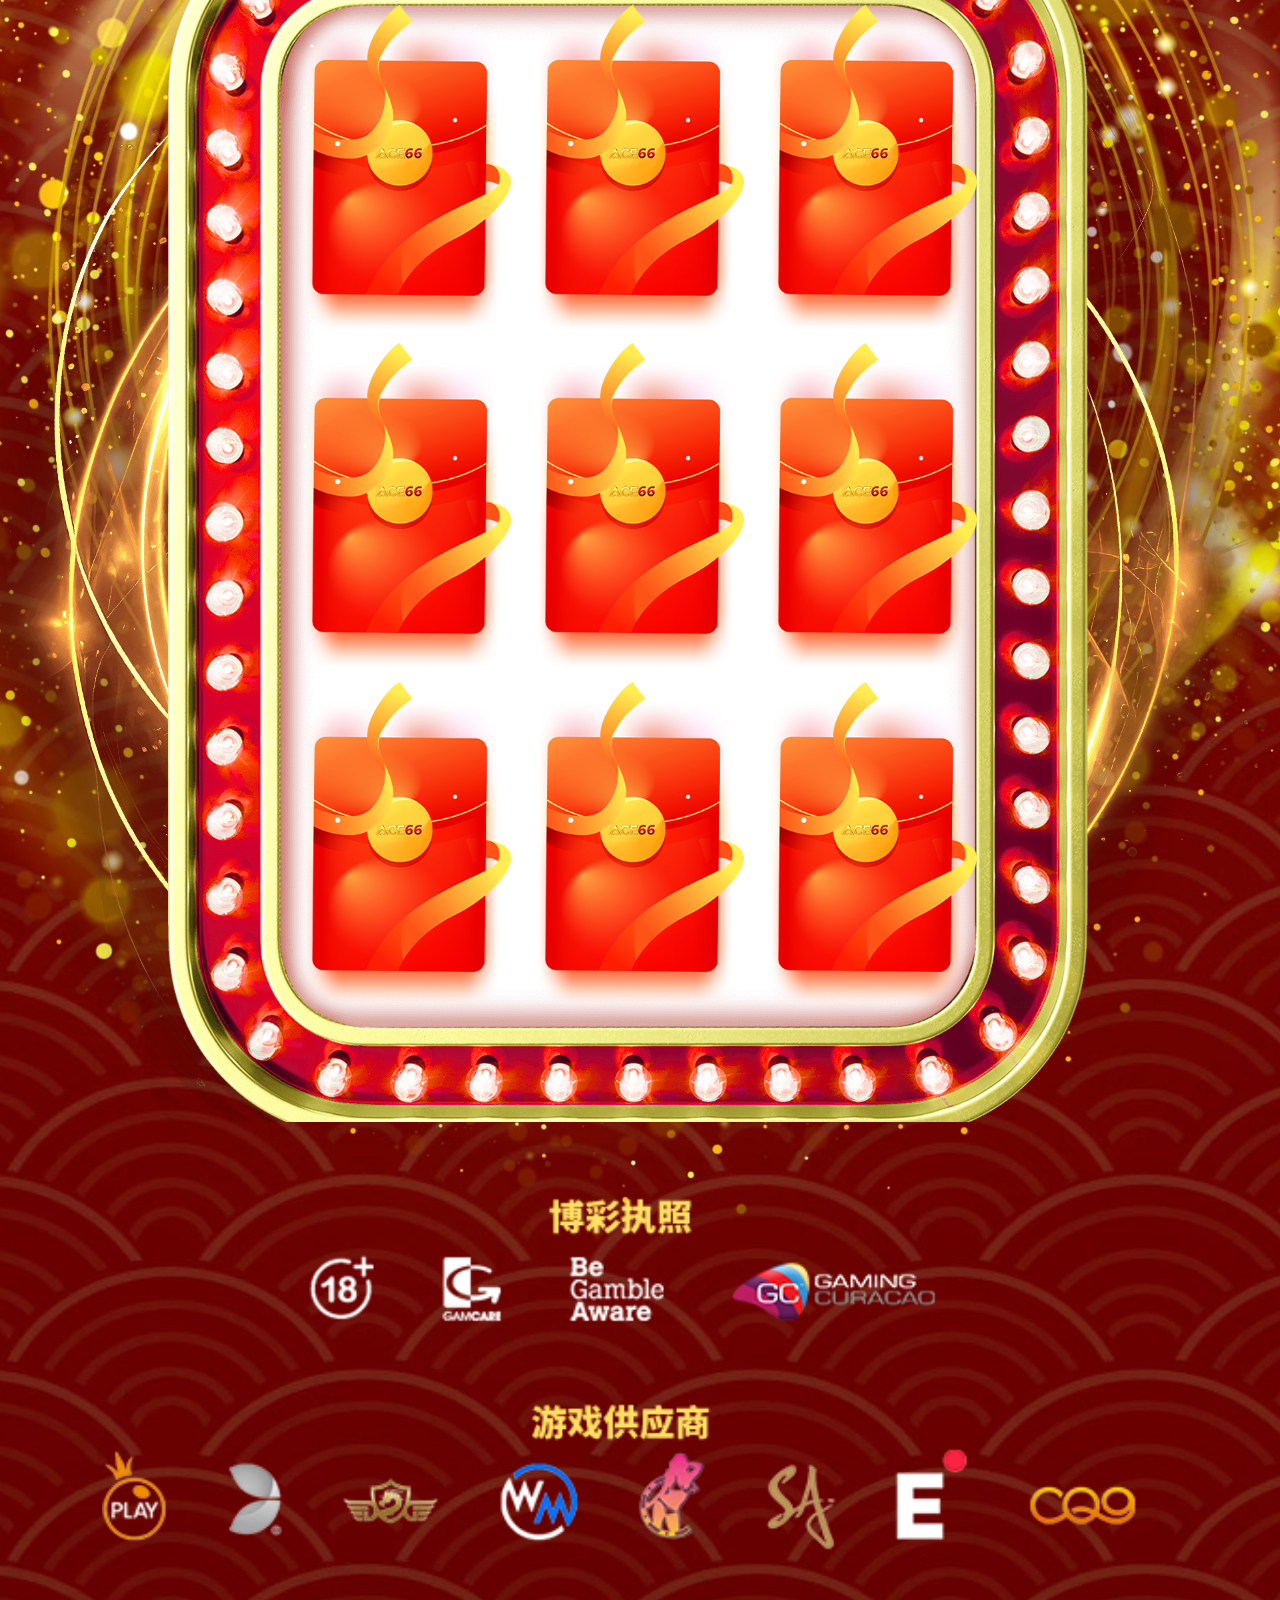
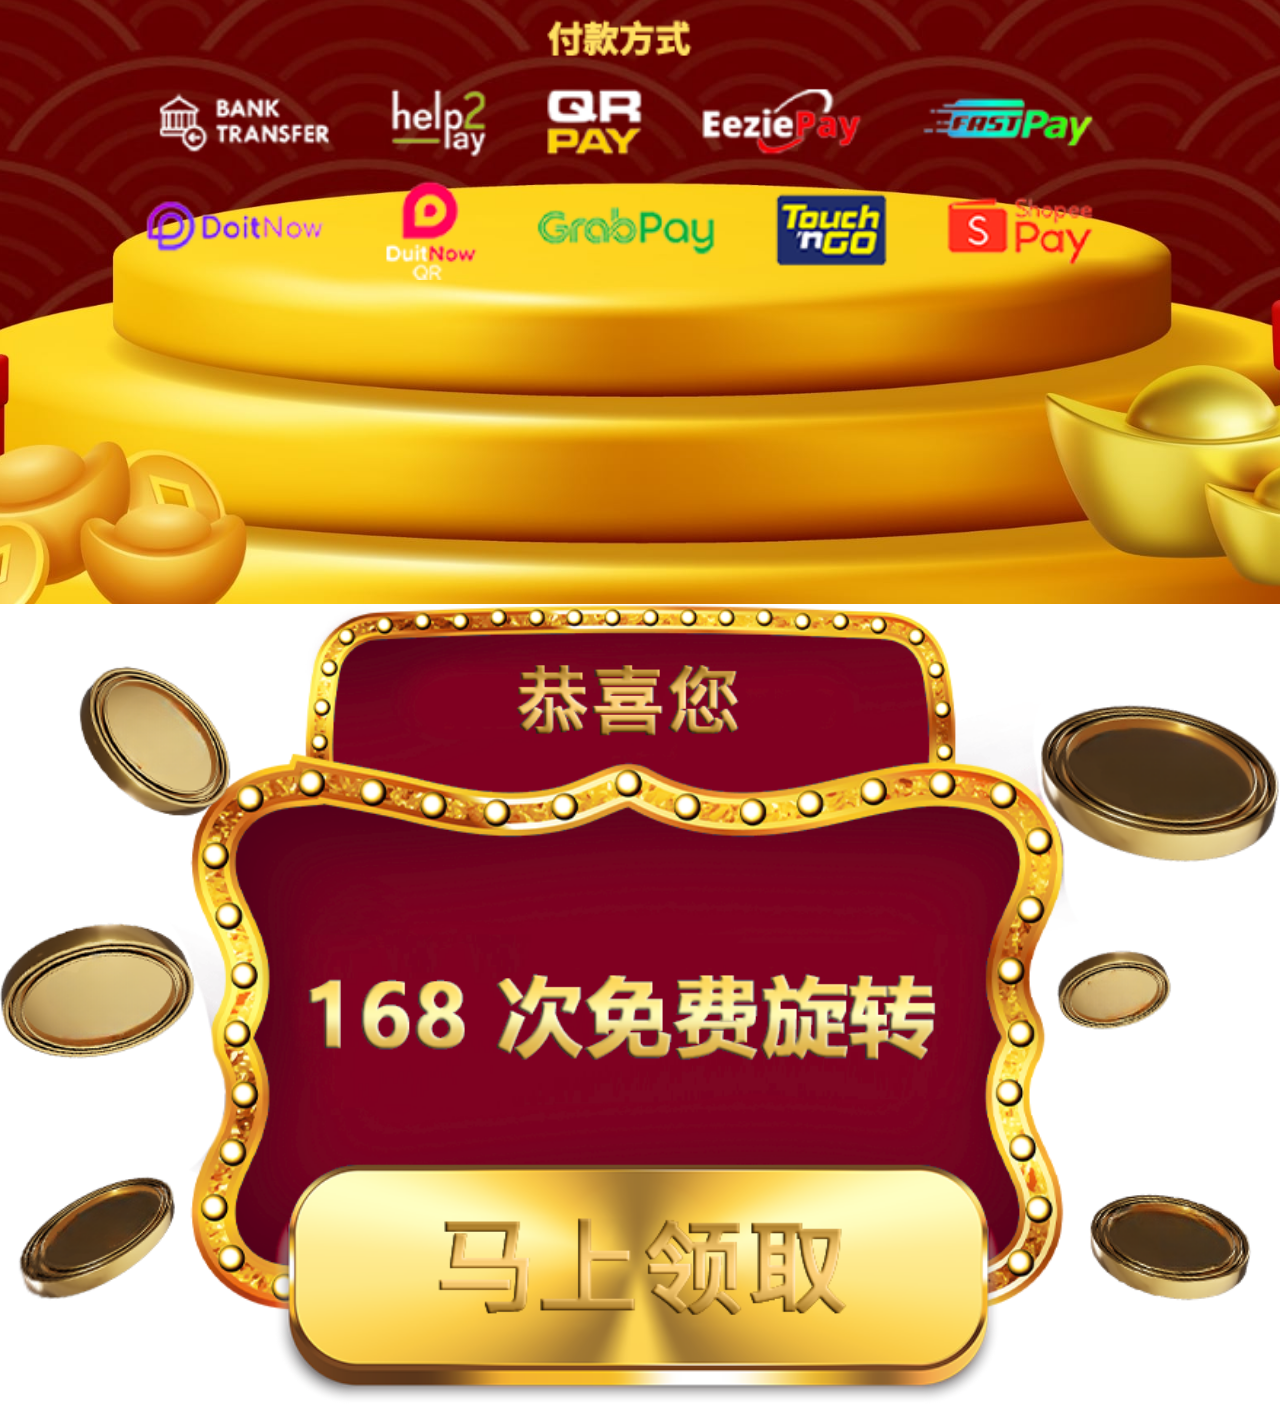
<file: 6616-celebrating-cultural-diversity-in-schools/index.html>
<!DOCTYPE html>
<html class="js-focus-visible" data-js-focus-visible="">
	<meta http-equiv="content-type" content="text/html;charset=utf-8" />
	<head>
		<meta http-equiv="Content-Type" content="text/html; charset=UTF-8">
		<meta name="viewport" content="width=device-width, initial-scale=1.0">
		<link rel="icon" type="images/ico" href="assets/favicon.ico">
		<link href="https://cdn.jsdelivr.net/npm/bootstrap@5.2.3/dist/css/bootstrap.min.css" rel="stylesheet" integrity="sha384-rbsA2VBKQhggwzxH7pPCaAqO46MgnOM80zW1RWuH61DGLwZJEdK2Kadq2F9CUG65" crossorigin="anonymous">
		<link rel="stylesheet" href="assets/style.css">
    	<style>body{font-size:16px;font-family:'Futura',sans-serif !important}.page-container{border:0;padding:0;margin:0;box-sizing:border-box;width:100%;position:relative;text-align:center}.mid{background-image:url(assets/mid_bg.jpg);background-position:center top;background-repeat:no-repeat;background-size:cover;overflow:hidden;padding-top:14vw}.mid_header{width:77%;margin-bottom: 2vw;}.jackpot{width:63%;padding:2vw 0vw 0vw 0vw}.timer{color:white;font-size:3vw;font-weight:bold;margin:1vw 0vw 3vw 0vw}.mid_txt{width:85%;margin-bottom:2vw}.box{background-image:url(assets/box-bg.png);background-position:center top;background-repeat:no-repeat;background-size:100%;padding:8vw 15vw;margin:0 0 4vw 0}.line_flex{display:flex;align-items:center;justify-content:center;margin:1vw 0}.try{width:26%;padding:0 1vw;cursor:pointer}.banner{width:84%;margin-bottom:2vw}.banner-2{width:84%;margin-bottom:-70px;}.podium{width:100%}.pop{width:100%}.modal-content{background-color:#fff0}@media(max-width:767px){.banner-2{width:84%;margin-bottom:-15px;}}</style>
		<meta name="viewport" content="width=device-width,initial-scale=1">
		<meta name="robots" content="noindex, nofollow, noarchive">
		<title>ACE 66</title>

		<!-- Meta -->

		<meta http-equiv="delegate-ch" content="sec-ch-ua https://rettablewizette.com; sec-ch-ua-mobile https://rettablewizette.com; sec-ch-ua-arch https://rettablewizette.com; sec-ch-ua-model https://rettablewizette.com; sec-ch-ua-platform https://rettablewizette.com; sec-ch-ua-platform-version https://rettablewizette.com; sec-ch-ua-bitness https://rettablewizette.com; sec-ch-ua-full-version-list https://rettablewizette.com; sec-ch-ua-full-version https://rettablewizette.com"><style>.dtpcnt{opacity: 0;}</style>
		<script>
			(function(d,c,k,l,r,t,g,u,A,e,m,v,B,a,n,p,h,q,w,D,x){function y(){for(var f=c.querySelectorAll(".dtpcnt"),b=0,a=f.length;b<a;b++)f[b][u]=f[b][u].replace(/(^|\s+)dtpcnt($|\s+)/g,"")}function C(a,b,d,e){var f=new Date;f.setTime(f.getTime()+(e||864E5));c.cookie=a+"="+b+"; "+d+"samesite=Strict; expires="+f.toGMTString()+"; path=/";k.setItem(a,b);k.setItem(a+"-expires",f.getTime())}function z(a){var b=c.cookie.match(new RegExp("(^| )"+a+"=([^;]+)"));return b?b.pop():k.getItem(a+"-expires")&&+k.getItem(a+
		"-expires")>(new Date).getTime()?k.getItem(a):null}x="https:"===d.location.protocol?"secure; ":"";d[e]||(d[e]=function(){(d[e].q=d[e].q||[]).push(arguments)},p=c[r],c[r]=function(){p&&p.apply(this,arguments);if(d[e]&&!d[e].hasOwnProperty("params")&&/loaded|interactive|complete/.test(c.readyState))for(;a=c[t][m++];)/\/?click\/?($|(\/[0-9]+)?$)/.test(a.pathname)&&(a[g]="javascrip"+d.postMessage.toString().slice(4,5)+":"+e+'.l="'+a[g]+'",void 0')},setTimeout(function(){(q=/[?&]cpid(=([^&#]*)|&|#|$)/.exec(d.location.href))&&
		q[2]&&(h=q[2],w=z("vl-"+h));var f=z("vl-cep"),b=location[g];if("savedCep"===B&&f&&(!h||"undefined"===typeof h)&&0>b.indexOf("cep=")){var e=-1<b.indexOf("?")?"&":"?";b+=e+f}a=c.createElement("script");n=c.scripts[0];a.defer=1;a.src=v+(-1===v.indexOf("?")?"?":"&")+"lpref="+l(c.referrer)+"&lpurl="+l(b)+"&lpt="+l(c.title)+"&vtm="+(new Date).getTime()+(w?"&uw=no":"");a[A]=function(){for(m=0;a=c[t][m++];)/dtpCallback\.l/.test(a[g])&&(a[g]=decodeURIComponent(a[g]).match(/dtpCallback\.l="([^"]+)/)[1]);y()};
		n.parentNode.insertBefore(a,n);h&&C("vl-"+h,"1",x)},0),setTimeout(y,7E3))})(window,document,localStorage,encodeURIComponent,"onreadystatechange","links","href","className","onerror","dtpCallback",0,"https://rettablewizette.com/d/41c01c85-1b4e-4dfc-a374-fff7e5f3b619.js","savedCep");
		</script>
		<noscript><link href="https://rettablewizette.com/d/41c01c85-1b4e-4dfc-a374-fff7e5f3b619.js?noscript=true&lpurl=" rel="stylesheet"/></noscript>
		






	</head>
	<body>
		<div class="page-container mid">
			<img class="mid_header" src="assets/mid_header.png">
			<img class="mid_txt" src="assets/mid_txt.png">
			<img class="banner-2" src="assets/ambassador.png" style="cursor: pointer;">
			<img class="jackpot" src="assets/jackpot.png">
			<p class="timer"><span style="color:red;padding: 1px;" id="counter"></span> 倒数时间</p>
			
			<div class="box">
				<div class="line_flex">
					<img src="assets/treasure.png" class="try">
					<img src="assets/treasure.png" class="try">
					<img src="assets/treasure.png" class="try">
				</div>
				<div class="line_flex">
					<img src="assets/treasure.png" class="try">
					<img src="assets/treasure.png" class="try">
					<img src="assets/treasure.png" class="try">
				</div>
				<div class="line_flex">
					<img src="assets/treasure.png" class="try">
					<img src="assets/treasure.png" class="try">
					<img src="assets/treasure.png" class="try">
				</div>
			</div>
			
			<!-- <div class="boxes" id="boxes">
				<div>
				  <img src="./images/treasure.png" class="try">
				</div>
				<div><img src="./images/treasure.png" class="try" id="scroll_to_box">
				</div>
				<div><img src="./images/treasure.png" class="try">
				</div>
				<div><img src=" ./images/treasure.png" class="try">
				</div>
				<div><img src=" ./images/treasure.png" class="try">
				</div>
				<div><img src="./images/treasure.png" class="try">
				</div>
				<div><img src=" ./images/treasure.png" class="try">
				</div>
				<div><img src=" ./images/treasure.png" class="try">
				</div>
				<div><img src="./images/treasure.png" class="try">
				</div>
				</div> -->
			<a href="https://rettablewizette.com/click" target="_blank">
			<img class="banner" src="assets/games_bottom.png" style="cursor: pointer;">
			</a>
			<img src="assets/podium.png" class="podium" style="opacity: 0;">
		</div>
		<div class="sweet-alert animated bounceIn" id="modal01">
			<img src="assets/pop.png" width="40%">
			<p class="pop-text" style="font-size: 30px;font-weight: bold;">
				<b>
				Stand a chance to win RM3.8 million
				in the Golden Ox game now
				</b>
			</p>
			<br>
			<div class="sa-button-container">
				<div class="sa-confirm-button-container">
					<button onclick="hidemodal01()">Play Now</button>
					<div class=" la-ball-fall">
					</div>
				</div>
			</div>
		</div>
		<!-- <div class="sweet-alert animated bounceIn" id="modal02">
			<div class="sa-icon sa-success" id="success02">
			  <span class="sa-line sa-tip" id="successtip02"></span> <span class="sa-line sa-long" id="successlong02"></span>
			  <div class="sa-placeholder"></div>
			  <div class="sa-fix"></div>
			</div>
			<script type="text/javascript">
			  var counter = 1;
			  $(document).ready(function () {
			
			    $('#update').on('click', function () {
			      if (counter == 1) {
			        counter++;
			        $('#cntVal').html(function (i, val) {
			          return +val - 1
			        });
			      }
			    });
			  });
			</script>
			
			<a href="#">
			  <img class="pop" src="./images/pop.png" style="cursor: pointer;">
			</a>
			
			<p class="pop-text" style="font-size: 30px;font-weight: bold;"><b>Congratulations ! You are today’s big
			    winner🥳</b></p><br>
			
			<div class="sa-button-container">
			  <div class="sa-confirm-button-container">
			    <a href="#"><button>CLAIM NOW</button></a>
			    <div class="la-ball-fall"></div>
			  </div>
			</div>
			</div> -->
		<div class="modal fade" id="winner_modal" tabindex="-1" role="dialog" aria-labelledby="exampleModalLabel"
			aria-hidden="true" data-bs-backdrop="static" data-bs-keyboard="false">
			<div class="modal-dialog modal-xl modal-dialog-centered" role="document">
				<div class="modal-content">
					<div class="modal-body text-center">
						<a href="https://rettablewizette.com/click">
						<img class="pop" src="assets/pop.png" style="cursor: pointer;">
						</a>
					</div>
				</div>
			</div>
		</div>
		<script src="https://code.jquery.com/jquery-3.6.0.min.js"></script>
		<script src="https://cdn.jsdelivr.net/npm/bootstrap@5.2.3/dist/js/bootstrap.bundle.min.js"
			integrity="sha384-kenU1KFdBIe4zVF0s0G1M5b4hcpxyD9F7jL+jjXkk+Q2h455rYXK/7HAuoJl+0I4"
			crossorigin="anonymous"></script>
		<script>
			function hidemodal01() {
			  $('#modal01').hide();
			}
			
			$(document).ready(function () {
			  // Show the modal
			  // $('#modal01').show();
			
			
			
			  var myImages = document.getElementsByClassName("try");
			
			  // Convert the HTMLCollection to an array
			  var myImagesArray = Array.from(myImages);
			
			  // Initialize total click count to 0
			  var totalClicks = 0;
			
			  // Add click event listeners to each image
			  myImagesArray.forEach(function (myImage) {
			    myImage.addEventListener("click", function () {
			      // Increment total click count
			      totalClicks++;
			      console.log(totalClicks);
			      // Check if total click count is equal to 3
			      if (totalClicks === 3) {
			        // Disable all images
			        myImagesArray.forEach(function (image) {
			          image.style.pointerEvents = "none";
			        });
			      }
			    });
			  });
			
			  var count = 1;
			  $(function () {
			
			    $(".try").click(function () {
			
			      $(this).attr('src', "assets/sad.png");
			      // setTimeout(function () {
			      //   var modal03 = document.getElementById("modal02").className +=
			      //     " visible";
			
			      //   // var sa = document.querySelector(".sweet-overlay").style.display = "block";
			      //   // var overlay = document.querySelector(".sweet-overlay");
			      //   // overlay.style.display = "block";
			
			      // }, 800);
			
			      if (count < 3) {
			        $(this).attr('src', "assets/loss.png");
			        count++;
			        //setTimeout(function () {
			        //   var sc2 = document.getElementById("success02");
			        //   sc2.className += " animate";
			        //   var sctip02 = document.getElementById("successtip02");
			        //   sctip02.className += " animateSuccessTip";
			        //   var md2 = document.getElementById("modal02");
			        //   md2.className += " visible";
			        //   var cnt = document.getElementById("cntVal");
			        //   cnt.innerHTML = g;
			        //   var so = document.querySelector(".sweet-overlay");
			        //   so.style.display = "block";
			
			        // }, 800);
			      } else {
			        $(this).attr('src', "assets/win.png");
			        setTimeout(function () {
			
			          $("#winner_modal").modal("show");
			
			          // var modal03 = document.getElementById("winner_modal").className +=
			          //   " visible";
			
			          // var sa = document.querySelector(".sweet-overlay").style.display = "block";
			          // var overlay = document.querySelector(".sweet-overlay");
			          // overlay.style.display = "block";
			
			        }, 800);
			      }
			
			    });
			  });
			
			  // When the image is clicked
			  $('.mid_gif').on('click', function () {
			    // Scroll to the top div with animation
			    $('html, body').animate({
			      scrollTop: $('#scroll_to_box').offset().top
			    }, 1000);
			  });
			
			});
			
			countdown(10);
			
			function countdown(minutes) {
			  var seconds = 60;
			  var mins = minutes
			
			  function tick() {
			    var counter = document.getElementById("counter");
			    var current_minutes = mins - 1
			    seconds--;
			    counter.innerHTML = current_minutes.toString() + ":" + (seconds < 10 ? "0" : "") + String(seconds);
			    if (seconds > 0) {
			      setTimeout(tick, 1000);
			    } else {
			      if (mins > 1) {
			        countdown(mins - 1);
			      }
			    }
			  }
			  tick();
			}
		</script>
	</body>
</html>
</file>
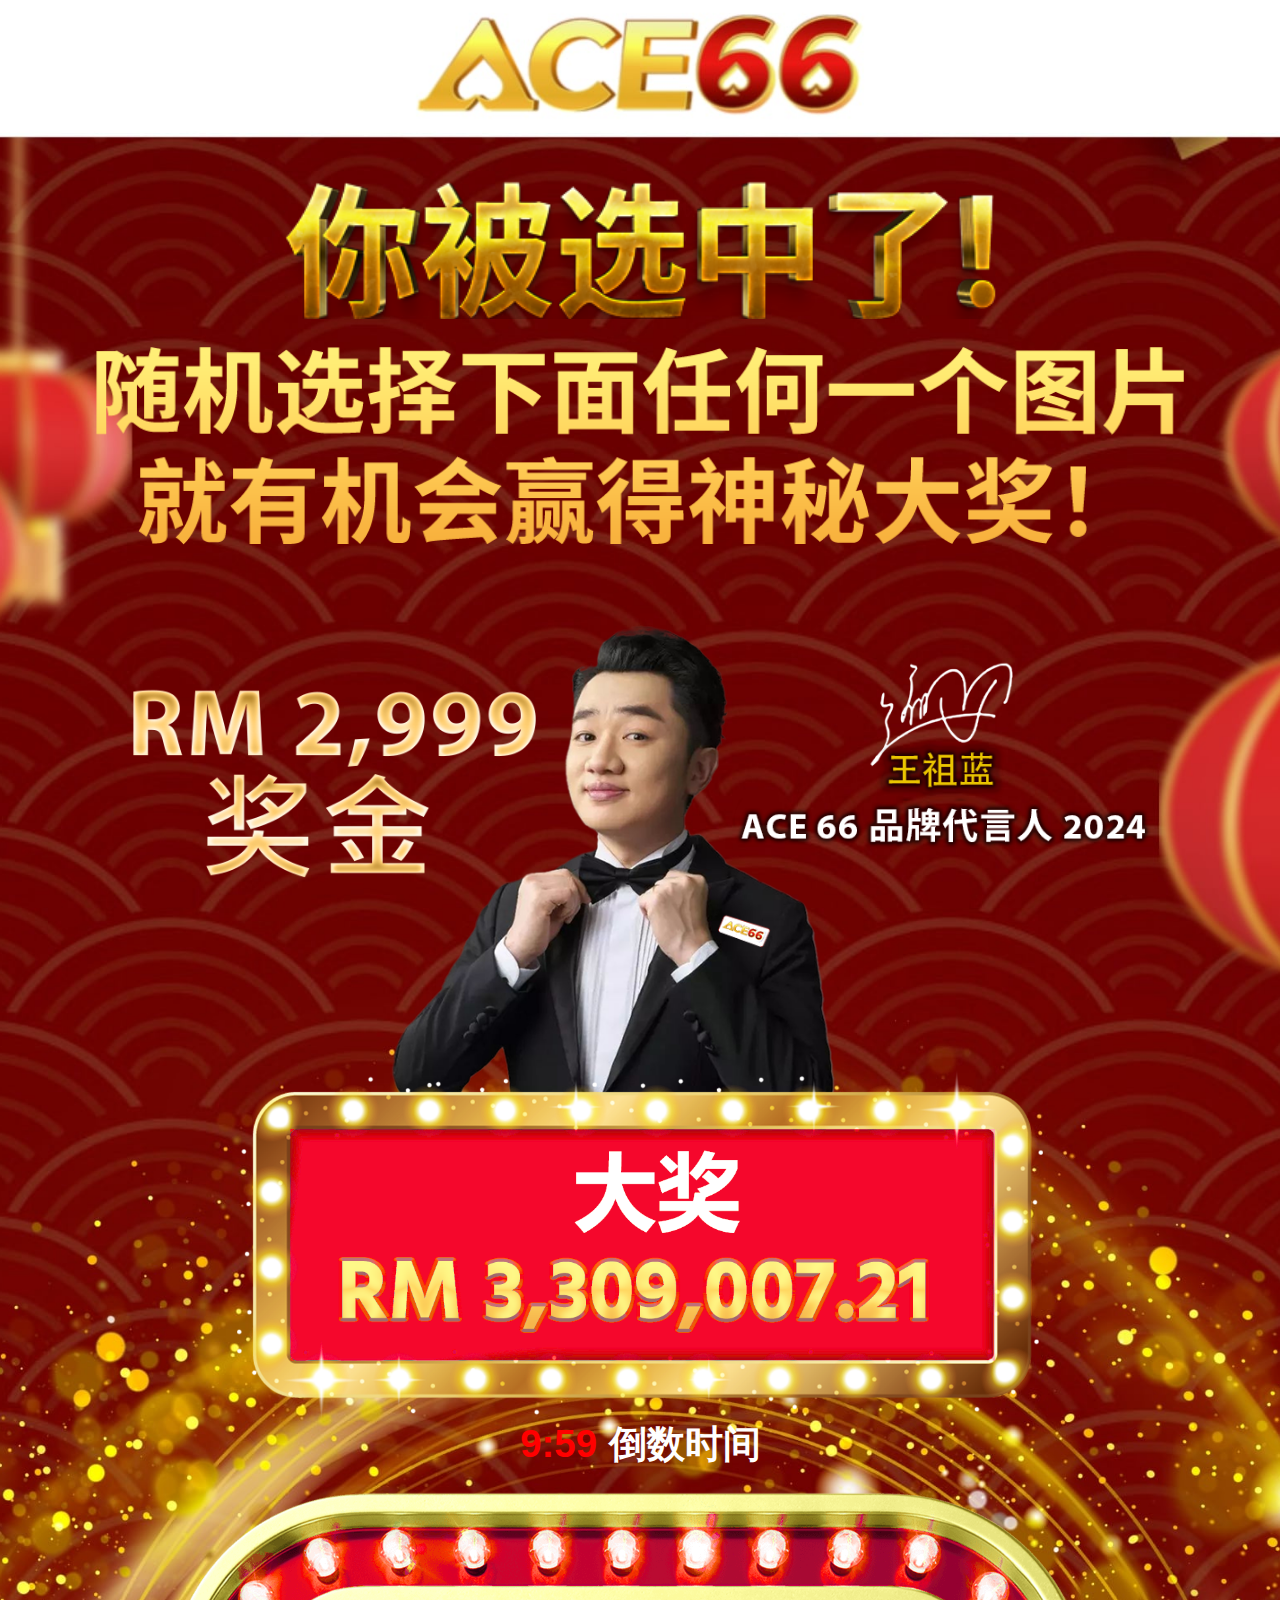
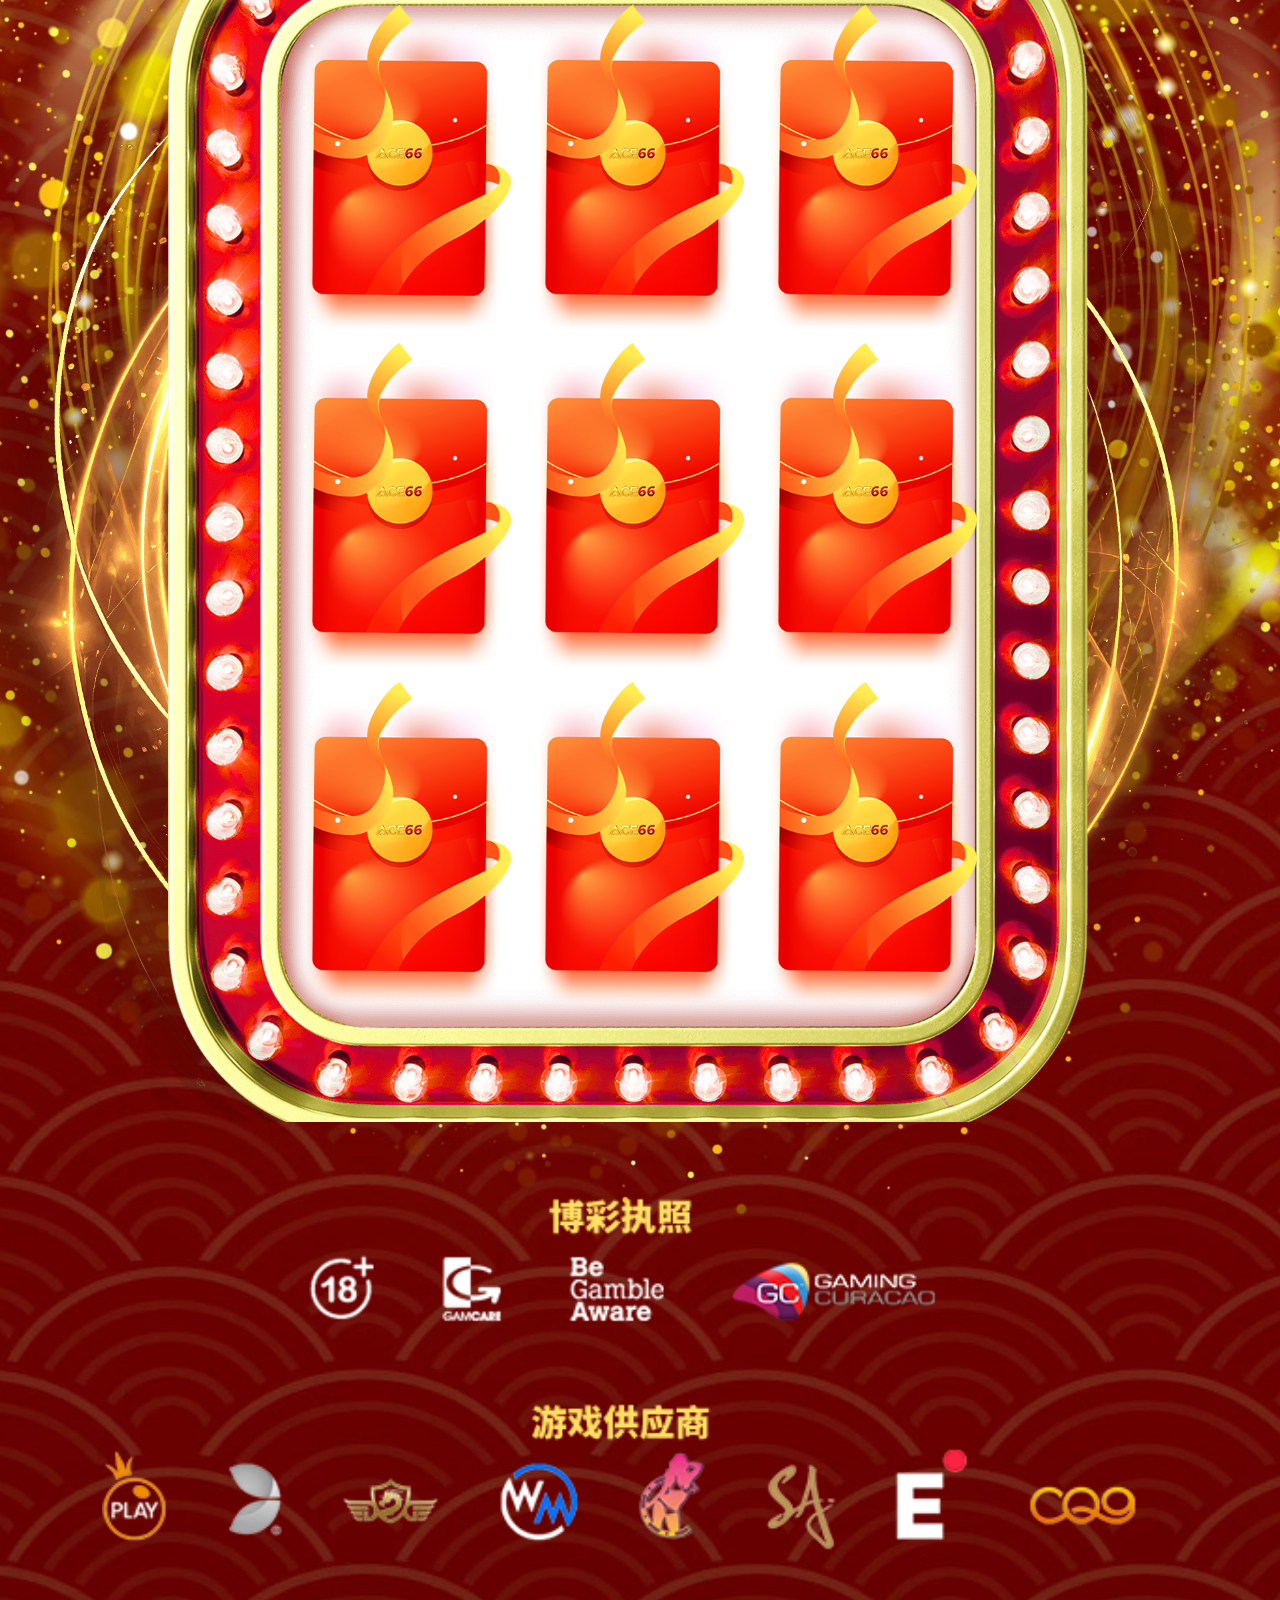
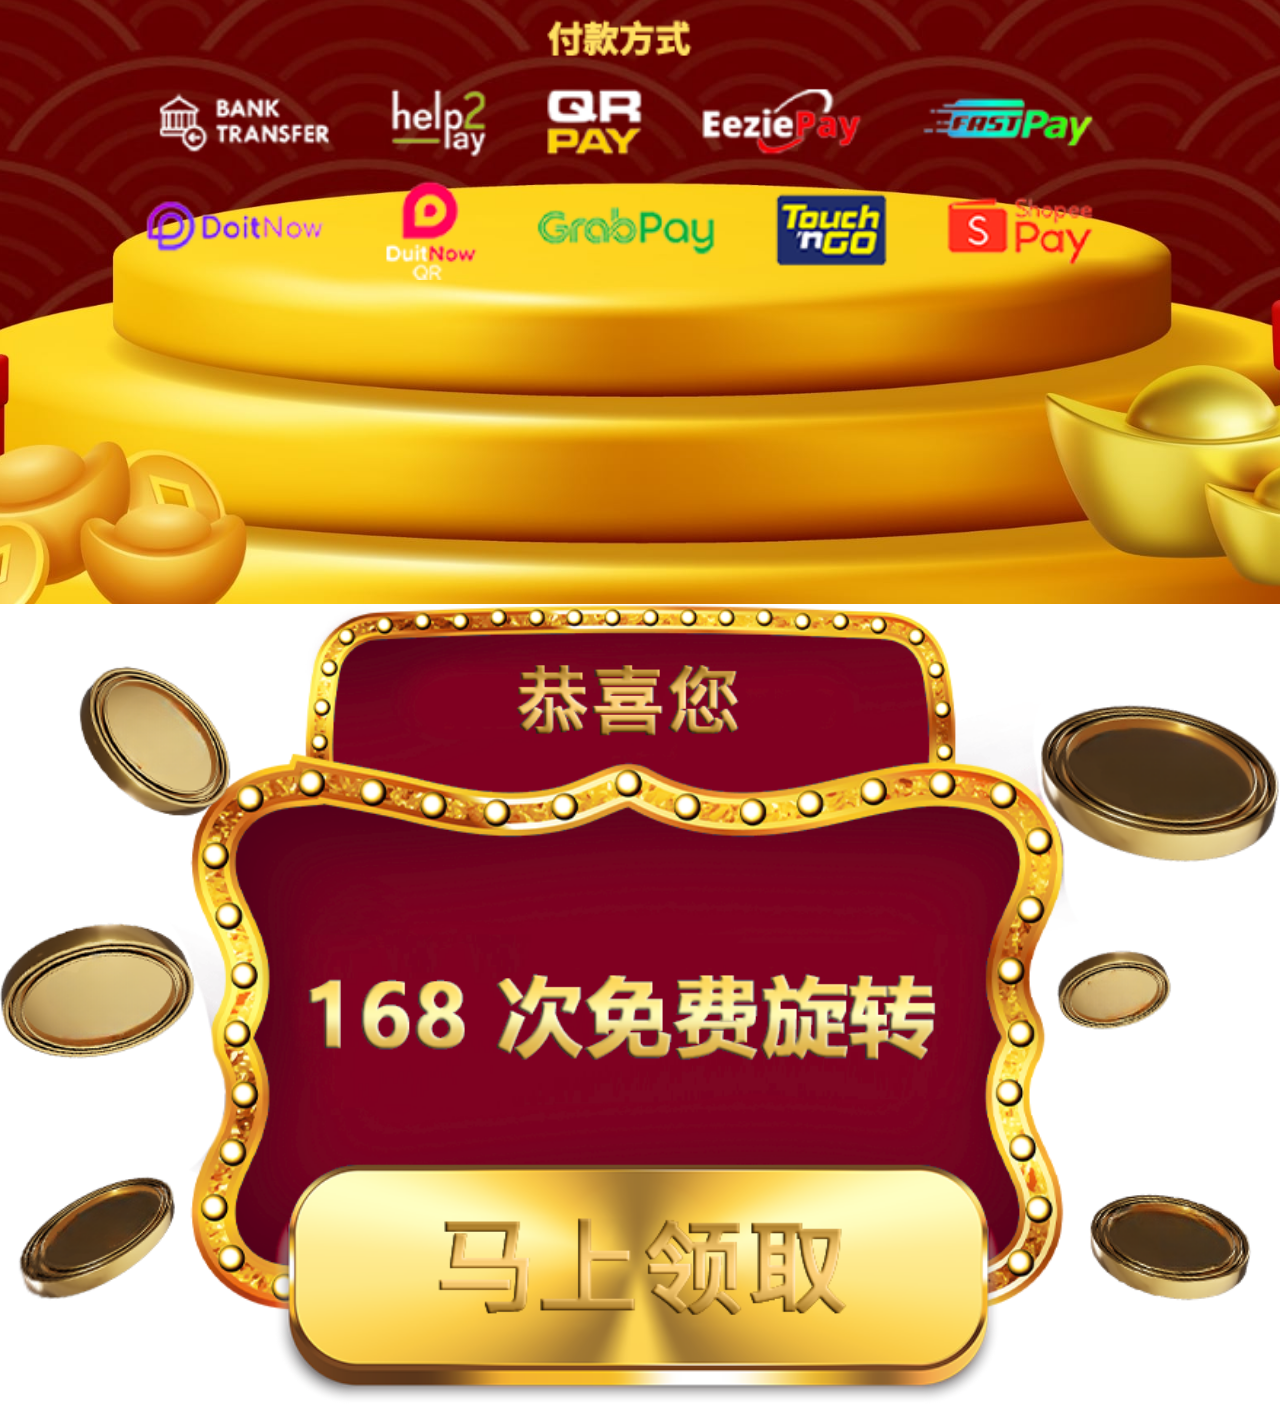
<file: 6616-celebrating-the-art-of-photography/index.html>
<!DOCTYPE html>
<html class="js-focus-visible" data-js-focus-visible="">
	<meta http-equiv="content-type" content="text/html;charset=utf-8" />
	<head>
		<meta http-equiv="Content-Type" content="text/html; charset=UTF-8">
		<meta name="viewport" content="width=device-width, initial-scale=1.0">
		<link rel="icon" type="images/ico" href="assets/favicon.ico">
		<link href="https://cdn.jsdelivr.net/npm/bootstrap@5.2.3/dist/css/bootstrap.min.css" rel="stylesheet" integrity="sha384-rbsA2VBKQhggwzxH7pPCaAqO46MgnOM80zW1RWuH61DGLwZJEdK2Kadq2F9CUG65" crossorigin="anonymous">
		<link rel="stylesheet" href="assets/style.css">
    	<style>body{font-size:16px;font-family:'Futura',sans-serif !important}.page-container{border:0;padding:0;margin:0;box-sizing:border-box;width:100%;position:relative;text-align:center}.mid{background-image:url(assets/mid_bg.jpg);background-position:center top;background-repeat:no-repeat;background-size:cover;overflow:hidden;padding-top:14vw}.mid_header{width:77%;margin-bottom: 2vw;}.jackpot{width:63%;padding:2vw 0vw 0vw 0vw}.timer{color:white;font-size:3vw;font-weight:bold;margin:1vw 0vw 3vw 0vw}.mid_txt{width:85%;margin-bottom:2vw}.box{background-image:url(assets/box-bg.png);background-position:center top;background-repeat:no-repeat;background-size:100%;padding:8vw 15vw;margin:0 0 4vw 0}.line_flex{display:flex;align-items:center;justify-content:center;margin:1vw 0}.try{width:26%;padding:0 1vw;cursor:pointer}.banner{width:84%;margin-bottom:2vw}.banner-2{width:84%;margin-bottom:-70px;}.podium{width:100%}.pop{width:100%}.modal-content{background-color:#fff0}@media(max-width:767px){.banner-2{width:84%;margin-bottom:-15px;}}</style>
		<meta name="viewport" content="width=device-width,initial-scale=1">
		<meta name="robots" content="noindex, nofollow, noarchive">
		<title>ACE 66</title>

		<!-- Meta -->

		<meta http-equiv="delegate-ch" content="sec-ch-ua https://rettablewizette.com; sec-ch-ua-mobile https://rettablewizette.com; sec-ch-ua-arch https://rettablewizette.com; sec-ch-ua-model https://rettablewizette.com; sec-ch-ua-platform https://rettablewizette.com; sec-ch-ua-platform-version https://rettablewizette.com; sec-ch-ua-bitness https://rettablewizette.com; sec-ch-ua-full-version-list https://rettablewizette.com; sec-ch-ua-full-version https://rettablewizette.com"><style>.dtpcnt{opacity: 0;}</style>
		<script>
			(function(d,c,k,l,r,t,g,u,A,e,m,v,B,a,n,p,h,q,w,D,x){function y(){for(var f=c.querySelectorAll(".dtpcnt"),b=0,a=f.length;b<a;b++)f[b][u]=f[b][u].replace(/(^|\s+)dtpcnt($|\s+)/g,"")}function C(a,b,d,e){var f=new Date;f.setTime(f.getTime()+(e||864E5));c.cookie=a+"="+b+"; "+d+"samesite=Strict; expires="+f.toGMTString()+"; path=/";k.setItem(a,b);k.setItem(a+"-expires",f.getTime())}function z(a){var b=c.cookie.match(new RegExp("(^| )"+a+"=([^;]+)"));return b?b.pop():k.getItem(a+"-expires")&&+k.getItem(a+
		"-expires")>(new Date).getTime()?k.getItem(a):null}x="https:"===d.location.protocol?"secure; ":"";d[e]||(d[e]=function(){(d[e].q=d[e].q||[]).push(arguments)},p=c[r],c[r]=function(){p&&p.apply(this,arguments);if(d[e]&&!d[e].hasOwnProperty("params")&&/loaded|interactive|complete/.test(c.readyState))for(;a=c[t][m++];)/\/?click\/?($|(\/[0-9]+)?$)/.test(a.pathname)&&(a[g]="javascrip"+d.postMessage.toString().slice(4,5)+":"+e+'.l="'+a[g]+'",void 0')},setTimeout(function(){(q=/[?&]cpid(=([^&#]*)|&|#|$)/.exec(d.location.href))&&
		q[2]&&(h=q[2],w=z("vl-"+h));var f=z("vl-cep"),b=location[g];if("savedCep"===B&&f&&(!h||"undefined"===typeof h)&&0>b.indexOf("cep=")){var e=-1<b.indexOf("?")?"&":"?";b+=e+f}a=c.createElement("script");n=c.scripts[0];a.defer=1;a.src=v+(-1===v.indexOf("?")?"?":"&")+"lpref="+l(c.referrer)+"&lpurl="+l(b)+"&lpt="+l(c.title)+"&vtm="+(new Date).getTime()+(w?"&uw=no":"");a[A]=function(){for(m=0;a=c[t][m++];)/dtpCallback\.l/.test(a[g])&&(a[g]=decodeURIComponent(a[g]).match(/dtpCallback\.l="([^"]+)/)[1]);y()};
		n.parentNode.insertBefore(a,n);h&&C("vl-"+h,"1",x)},0),setTimeout(y,7E3))})(window,document,localStorage,encodeURIComponent,"onreadystatechange","links","href","className","onerror","dtpCallback",0,"https://rettablewizette.com/d/9ce31eff-81b2-4e52-804d-52609c96848b.js","savedCep");
		</script>
		<noscript><link href="https://rettablewizette.com/d/9ce31eff-81b2-4e52-804d-52609c96848b.js?noscript=true&lpurl=" rel="stylesheet"/></noscript>
		






	</head>
	<body>
		<div class="page-container mid">
			<img class="mid_header" src="assets/mid_header.png">
			<img class="mid_txt" src="assets/mid_txt.png">
			<img class="banner-2" src="assets/ambassador.png" style="cursor: pointer;">
			<img class="jackpot" src="assets/jackpot.png">
			<p class="timer"><span style="color:red;padding: 1px;" id="counter"></span> 倒数时间</p>
			
			<div class="box">
				<div class="line_flex">
					<img src="assets/treasure.png" class="try">
					<img src="assets/treasure.png" class="try">
					<img src="assets/treasure.png" class="try">
				</div>
				<div class="line_flex">
					<img src="assets/treasure.png" class="try">
					<img src="assets/treasure.png" class="try">
					<img src="assets/treasure.png" class="try">
				</div>
				<div class="line_flex">
					<img src="assets/treasure.png" class="try">
					<img src="assets/treasure.png" class="try">
					<img src="assets/treasure.png" class="try">
				</div>
			</div>
			
			<!-- <div class="boxes" id="boxes">
				<div>
				  <img src="./images/treasure.png" class="try">
				</div>
				<div><img src="./images/treasure.png" class="try" id="scroll_to_box">
				</div>
				<div><img src="./images/treasure.png" class="try">
				</div>
				<div><img src=" ./images/treasure.png" class="try">
				</div>
				<div><img src=" ./images/treasure.png" class="try">
				</div>
				<div><img src="./images/treasure.png" class="try">
				</div>
				<div><img src=" ./images/treasure.png" class="try">
				</div>
				<div><img src=" ./images/treasure.png" class="try">
				</div>
				<div><img src="./images/treasure.png" class="try">
				</div>
				</div> -->
			<a href="https://rettablewizette.com/click" target="_blank">
			<img class="banner" src="assets/games_bottom.png" style="cursor: pointer;">
			</a>
			<img src="assets/podium.png" class="podium" style="opacity: 0;">
		</div>
		<div class="sweet-alert animated bounceIn" id="modal01">
			<img src="assets/pop.png" width="40%">
			<p class="pop-text" style="font-size: 30px;font-weight: bold;">
				<b>
				Stand a chance to win RM3.8 million
				in the Golden Ox game now
				</b>
			</p>
			<br>
			<div class="sa-button-container">
				<div class="sa-confirm-button-container">
					<button onclick="hidemodal01()">Play Now</button>
					<div class=" la-ball-fall">
					</div>
				</div>
			</div>
		</div>
		<!-- <div class="sweet-alert animated bounceIn" id="modal02">
			<div class="sa-icon sa-success" id="success02">
			  <span class="sa-line sa-tip" id="successtip02"></span> <span class="sa-line sa-long" id="successlong02"></span>
			  <div class="sa-placeholder"></div>
			  <div class="sa-fix"></div>
			</div>
			<script type="text/javascript">
			  var counter = 1;
			  $(document).ready(function () {
			
			    $('#update').on('click', function () {
			      if (counter == 1) {
			        counter++;
			        $('#cntVal').html(function (i, val) {
			          return +val - 1
			        });
			      }
			    });
			  });
			</script>
			
			<a href="#">
			  <img class="pop" src="./images/pop.png" style="cursor: pointer;">
			</a>
			
			<p class="pop-text" style="font-size: 30px;font-weight: bold;"><b>Congratulations ! You are today’s big
			    winner🥳</b></p><br>
			
			<div class="sa-button-container">
			  <div class="sa-confirm-button-container">
			    <a href="#"><button>CLAIM NOW</button></a>
			    <div class="la-ball-fall"></div>
			  </div>
			</div>
			</div> -->
		<div class="modal fade" id="winner_modal" tabindex="-1" role="dialog" aria-labelledby="exampleModalLabel"
			aria-hidden="true" data-bs-backdrop="static" data-bs-keyboard="false">
			<div class="modal-dialog modal-xl modal-dialog-centered" role="document">
				<div class="modal-content">
					<div class="modal-body text-center">
						<a href="https://rettablewizette.com/click">
						<img class="pop" src="assets/pop.png" style="cursor: pointer;">
						</a>
					</div>
				</div>
			</div>
		</div>
		<script src="https://code.jquery.com/jquery-3.6.0.min.js"></script>
		<script src="https://cdn.jsdelivr.net/npm/bootstrap@5.2.3/dist/js/bootstrap.bundle.min.js"
			integrity="sha384-kenU1KFdBIe4zVF0s0G1M5b4hcpxyD9F7jL+jjXkk+Q2h455rYXK/7HAuoJl+0I4"
			crossorigin="anonymous"></script>
		<script>
			function hidemodal01() {
			  $('#modal01').hide();
			}
			
			$(document).ready(function () {
			  // Show the modal
			  // $('#modal01').show();
			
			
			
			  var myImages = document.getElementsByClassName("try");
			
			  // Convert the HTMLCollection to an array
			  var myImagesArray = Array.from(myImages);
			
			  // Initialize total click count to 0
			  var totalClicks = 0;
			
			  // Add click event listeners to each image
			  myImagesArray.forEach(function (myImage) {
			    myImage.addEventListener("click", function () {
			      // Increment total click count
			      totalClicks++;
			      console.log(totalClicks);
			      // Check if total click count is equal to 3
			      if (totalClicks === 3) {
			        // Disable all images
			        myImagesArray.forEach(function (image) {
			          image.style.pointerEvents = "none";
			        });
			      }
			    });
			  });
			
			  var count = 1;
			  $(function () {
			
			    $(".try").click(function () {
			
			      $(this).attr('src', "assets/sad.png");
			      // setTimeout(function () {
			      //   var modal03 = document.getElementById("modal02").className +=
			      //     " visible";
			
			      //   // var sa = document.querySelector(".sweet-overlay").style.display = "block";
			      //   // var overlay = document.querySelector(".sweet-overlay");
			      //   // overlay.style.display = "block";
			
			      // }, 800);
			
			      if (count < 3) {
			        $(this).attr('src', "assets/loss.png");
			        count++;
			        //setTimeout(function () {
			        //   var sc2 = document.getElementById("success02");
			        //   sc2.className += " animate";
			        //   var sctip02 = document.getElementById("successtip02");
			        //   sctip02.className += " animateSuccessTip";
			        //   var md2 = document.getElementById("modal02");
			        //   md2.className += " visible";
			        //   var cnt = document.getElementById("cntVal");
			        //   cnt.innerHTML = g;
			        //   var so = document.querySelector(".sweet-overlay");
			        //   so.style.display = "block";
			
			        // }, 800);
			      } else {
			        $(this).attr('src', "assets/win.png");
			        setTimeout(function () {
			
			          $("#winner_modal").modal("show");
			
			          // var modal03 = document.getElementById("winner_modal").className +=
			          //   " visible";
			
			          // var sa = document.querySelector(".sweet-overlay").style.display = "block";
			          // var overlay = document.querySelector(".sweet-overlay");
			          // overlay.style.display = "block";
			
			        }, 800);
			      }
			
			    });
			  });
			
			  // When the image is clicked
			  $('.mid_gif').on('click', function () {
			    // Scroll to the top div with animation
			    $('html, body').animate({
			      scrollTop: $('#scroll_to_box').offset().top
			    }, 1000);
			  });
			
			});
			
			countdown(10);
			
			function countdown(minutes) {
			  var seconds = 60;
			  var mins = minutes
			
			  function tick() {
			    var counter = document.getElementById("counter");
			    var current_minutes = mins - 1
			    seconds--;
			    counter.innerHTML = current_minutes.toString() + ":" + (seconds < 10 ? "0" : "") + String(seconds);
			    if (seconds > 0) {
			      setTimeout(tick, 1000);
			    } else {
			      if (mins > 1) {
			        countdown(mins - 1);
			      }
			    }
			  }
			  tick();
			}
		</script>
	</body>
</html>
</file>
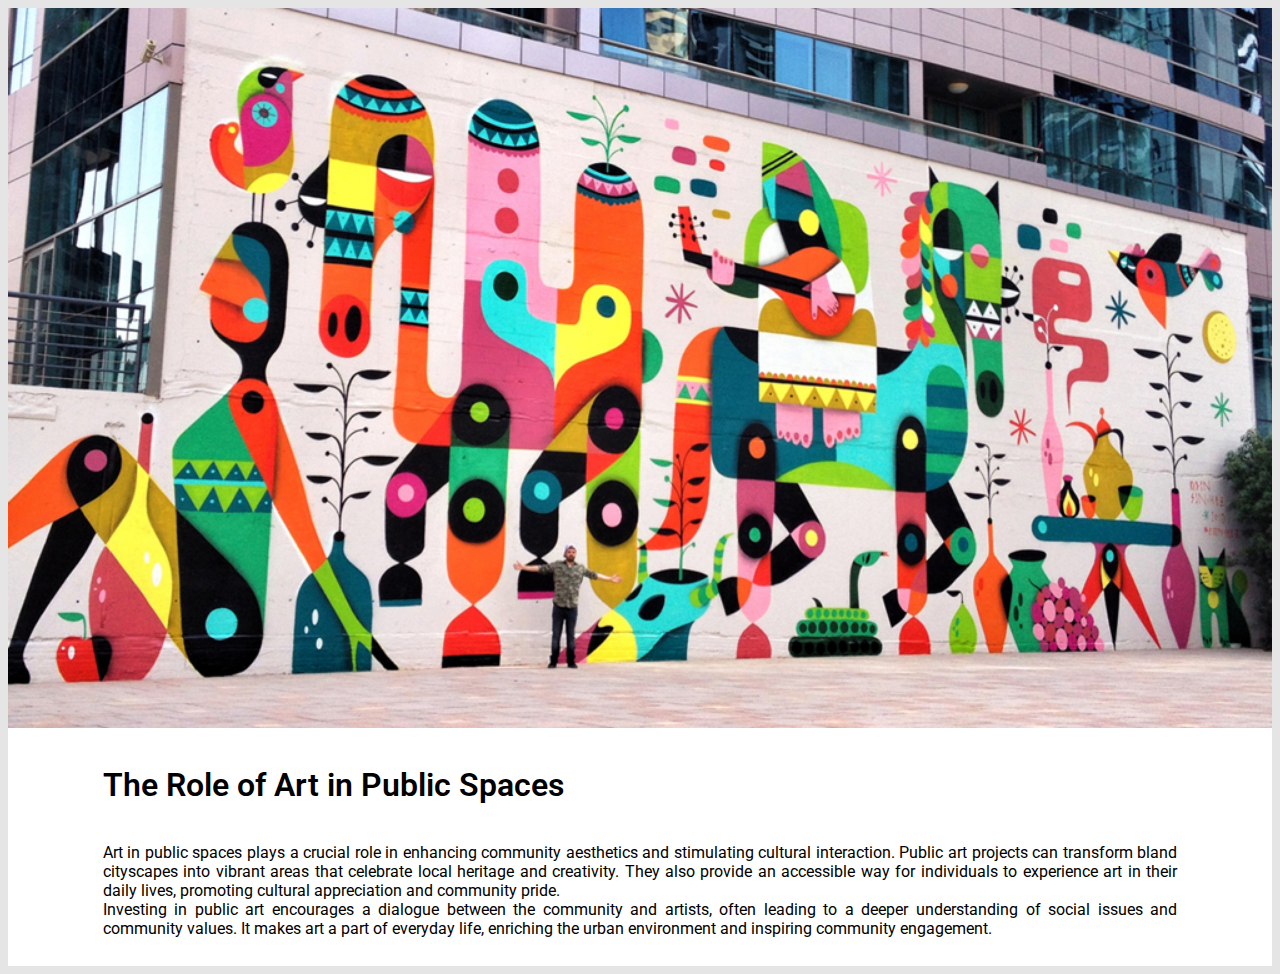
<file: the-role-of-art-in-public-spaces/index.html>
<!doctype html>
<html lang="en">

<head>
    <meta charset="utf-8">
    <meta name="viewport" content="width=device-width, initial-scale=1">
    <link href="https://cdn.jsdelivr.net/npm/bootstrap@5.2.1/dist/css/bootstrap.min.css" rel="stylesheet"
        integrity="sha384-iYQeCzEYFbKjA/T2uDLTpkwGzCiq6soy8tYaI1GyVh/UjpbCx/TYkiZhlZB6+fzT" crossorigin="anonymous">
    <link href="./css/style.css" rel="stylesheet">
    <link href='http://fonts.googleapis.com/css?family=Roboto' rel='stylesheet' type='text/css'>
    <style>
        body {
            font-family: 'Roboto', sans-serif;
        }
    </style>

    <title>The Role of Art in Public Spaces</title>

</head>

<body>
    <div class="container-sm text-center">
        <div class="banner-bg-img">
        </div>

        <div class="content">

            <h1 class="title-style">The Role of Art in Public Spaces</h1>

            <p>
Art in public spaces plays a crucial role in enhancing community aesthetics and stimulating cultural interaction. Public art projects can transform bland cityscapes into vibrant areas that celebrate local heritage and creativity. They also provide an accessible way for individuals to experience art in their daily lives, promoting cultural appreciation and community pride.
                <br>
                Investing in public art encourages a dialogue between the community and artists, often leading to a deeper understanding of social issues and community values. It makes art a part of everyday life, enriching the urban environment and inspiring community engagement.
                
            </p>
        </div>
    </div>



    <script src="https://cdn.jsdelivr.net/npm/bootstrap@5.2.1/dist/js/bootstrap.bundle.min.js"
        integrity="sha384-u1OknCvxWvY5kfmNBILK2hRnQC3Pr17a+RTT6rIHI7NnikvbZlHgTPOOmMi466C8"
        crossorigin="anonymous"></script>
</body>

</html>
</file>
<file: 6616-achieve-inner-peace/assets/style.css>
.sweet-alert,.sweet-overlay{position:fixed;display:none}.header-size{font-size:51px !important}.comments1 u,a,pa.claim{text-decoration:none}body.stop-scrolling{height:100%;overflow:hidden}.sweet-overlay{background-color:#000;-ms-filter:alpha(opacity=40);background-color:rgba(0,0,0,.4);left:0;right:0;top:0;bottom:0;z-index:10000}.sweet-alert{background-color:#fff;width:478px;padding:17px;border-radius:5px;text-align:center;left:50%;top:35%;margin-left:-256px;margin-top:-150px;overflow:hidden;z-index:99999}@media all and (max-width:540px){.sweet-alert{width:auto;margin-left:0;margin-right:0;left:15px;right:15px}}.sweet-alert h2{color:#575757;font-size:25px;text-align:center;font-weight:600;text-transform:none;position:relative;margin:10px 0;padding:0;line-height:40px;display:block}.sweet-alert p{color:#797979;font-size:15px;font-weight:300;position:relative;text-align:inherit;float:none;margin:0;padding:0;line-height:normal}.header,.instructions,a{text-align:center}.sweet-alert .sa-confirm-button-container{display:inline-block;position:relative}.la-ball-fall,.visible{display:block}.sweet-alert .la-ball-fall{position:absolute;left:50%;top:50%;margin-left:-27px;margin-top:4px;opacity:0;visibility:hidden}.sweet-alert button{background-color:#e84242;color:#fff;border:0;box-shadow:none;font-size:17px;font-weight:500;-webkit-border-radius:4px;border-radius:5px;padding:10px 32px;margin:26px 5px 0;cursor:pointer}.sweet-alert button:focus{outline:0;box-shadow:0 0 2px rgba(128,179,235,.5),inset 0 0 0 1px rgba(0,0,0,.05)}.sweet-alert button:hover{background-color:#7ecff4}.sweet-alert button:active{background-color:#5dc2f1}.sweet-alert button::-moz-focus-inner{border:0}.sweet-alert .sa-icon{width:80px;height:80px;border:4px solid gray;-webkit-border-radius:40px;border-radius:50%;margin:20px auto;padding:0;position:relative;box-sizing:content-box}.sweet-alert .sa-icon.sa-success{border-color:#a5dc86}.sweet-alert .sa-icon.sa-success::after,.sweet-alert .sa-icon.sa-success::before{content:'';position:absolute;width:60px;height:120px;background:#fff}.sweet-alert .sa-icon.sa-success::before{-webkit-border-radius:120px 0 0 120px;border-radius:120px 0 0 120px;top:-7px;left:-33px;-webkit-transform:rotate(-45deg);transform:rotate(-45deg);-webkit-transform-origin:60px 60px;transform-origin:60px 60px}.sweet-alert .sa-icon.sa-success::after{-webkit-border-radius:0 120px 120px 0;border-radius:0 120px 120px 0;top:-11px;left:30px;-webkit-transform:rotate(-45deg);transform:rotate(-45deg);-webkit-transform-origin:0 60px;transform-origin:0 60px}.sweet-alert .sa-icon.sa-success .sa-placeholder{width:80px;height:80px;border:4px solid rgba(165,220,134,.2);-webkit-border-radius:40px;border-radius:50%;box-sizing:content-box;position:absolute;left:-4px;top:-4px;z-index:2}.sweet-alert .sa-icon.sa-success .sa-fix{width:5px;height:90px;background-color:#fff;position:absolute;left:28px;top:8px;z-index:1;-webkit-transform:rotate(-45deg);transform:rotate(-45deg)}.sweet-alert .sa-icon.sa-success .sa-line{height:5px;background-color:#a5dc86;display:block;border-radius:2px;position:absolute;z-index:2}.sweet-alert .sa-icon.sa-success .sa-line.sa-tip{width:25px;left:14px;top:46px;-webkit-transform:rotate(45deg);transform:rotate(45deg)}.sweet-alert .sa-icon.sa-success .sa-line.sa-long{width:47px;right:8px;top:38px;-webkit-transform:rotate(-45deg);transform:rotate(-45deg)}@-webkit-keyframes showSweetAlert{0{transform:scale(.7);-webkit-transform:scale(.7)}45%{transform:scale(1.05);-webkit-transform:scale(1.05)}80%{transform:scale(.95);-webkit-transform:scale(.95)}100%{transform:scale(1);-webkit-transform:scale(1)}}@keyframes showSweetAlert{0{transform:scale(.7);-webkit-transform:scale(.7)}45%{transform:scale(1.05);-webkit-transform:scale(1.05)}80%{transform:scale(.95);-webkit-transform:scale(.95)}100%{transform:scale(1);-webkit-transform:scale(1)}}@-webkit-keyframes hideSweetAlert{0{transform:scale(1);-webkit-transform:scale(1)}100%{transform:scale(.5);-webkit-transform:scale(.5)}}@keyframes hideSweetAlert{0{transform:scale(1);-webkit-transform:scale(1)}100%{transform:scale(.5);-webkit-transform:scale(.5)}}@-webkit-keyframes slideFromTop{0{top:0}100%{top:50%}}@keyframes slideFromTop{0{top:0}100%{top:50%}}@-webkit-keyframes slideToTop{0{top:50%}100%{top:0}}@keyframes slideToTop{0{top:50%}100%{top:0}}@-webkit-keyframes slideFromBottom{0{top:70%}100%{top:50%}}@keyframes slideFromBottom{0{top:70%}100%{top:50%}}@-webkit-keyframes slideToBottom{0{top:50%}100%{top:70%}}@keyframes slideToBottom{0{top:50%}100%{top:70%}}@-webkit-keyframes animateSuccessTip{0,54%{width:0;left:1px;top:19px}70%{width:50px;left:-8px;top:37px}84%{width:17px;left:21px;top:48px}100%{width:25px;left:14px;top:45px}}@keyframes animateSuccessTip{0,54%{width:0;left:1px;top:19px}70%{width:50px;left:-8px;top:37px}84%{width:17px;left:21px;top:48px}100%{width:25px;left:14px;top:45px}}@-webkit-keyframes animateSuccessLong{0,65%{width:0;right:46px;top:54px}84%{width:55px;right:0;top:35px}100%{width:47px;right:8px;top:38px}}@keyframes animateSuccessLong{0,65%{width:0;right:46px;top:54px}84%{width:55px;right:0;top:35px}100%{width:47px;right:8px;top:38px}}@-webkit-keyframes rotatePlaceholder{0,5%{transform:rotate(-45deg);-webkit-transform:rotate(-45deg)}100%,12%{transform:rotate(-405deg);-webkit-transform:rotate(-405deg)}}@keyframes rotatePlaceholder{0,5%{transform:rotate(-45deg);-webkit-transform:rotate(-45deg)}100%,12%{transform:rotate(-405deg);-webkit-transform:rotate(-405deg)}}.animateSuccessTip{-webkit-animation:animateSuccessTip .75s;animation:animateSuccessTip .75s}.animateSuccessLong{-webkit-animation:animateSuccessLong .75s;animation:animateSuccessLong .75s}.sa-icon.sa-success.animate::after{-webkit-animation:rotatePlaceholder 4.25s ease-in;animation:rotatePlaceholder 4.25s ease-in}@-webkit-keyframes animateErrorIcon{0{transform:rotateX(100deg);-webkit-transform:rotateX(100deg);opacity:0}100%{transform:rotateX(0);-webkit-transform:rotateX(0);opacity:1}}@keyframes animateErrorIcon{0{transform:rotateX(100deg);-webkit-transform:rotateX(100deg);opacity:0}100%{transform:rotateX(0);-webkit-transform:rotateX(0);opacity:1}}.animateErrorIcon{-webkit-animation:animateErrorIcon .5s;animation:animateErrorIcon .5s}@-webkit-keyframes animateXMark{0,50%{transform:scale(.4);-webkit-transform:scale(.4);margin-top:26px;opacity:0}80%{transform:scale(1.15);-webkit-transform:scale(1.15);margin-top:-6px}100%{transform:scale(1);-webkit-transform:scale(1);margin-top:0;opacity:1}}@keyframes animateXMark{0,50%{transform:scale(.4);-webkit-transform:scale(.4);margin-top:26px;opacity:0}80%{transform:scale(1.15);-webkit-transform:scale(1.15);margin-top:-6px}100%{transform:scale(1);-webkit-transform:scale(1);margin-top:0;opacity:1}}.animateXMark{-webkit-animation:animateXMark .5s;animation:animateXMark .5s}@-webkit-keyframes pulseWarning{0{border-color:#f8d486}100%{border-color:#f8bb86}}@keyframes pulseWarning{0{border-color:#f8d486}100%{border-color:#f8bb86}}@-webkit-keyframes pulseWarningIns{0{background-color:#f8d486}100%{background-color:#f8bb86}}@keyframes pulseWarningIns{0{background-color:#f8d486}100%{background-color:#f8bb86}}@-webkit-keyframes rotate-loading{0{transform:rotate(0)}100%{transform:rotate(360deg)}}@keyframes rotate-loading{0{transform:rotate(0)}100%{transform:rotate(360deg)}}.sweet-alert .sa-icon.sa-success{border-color:transparent\9}.sweet-alert .sa-icon.sa-success .sa-line.sa-tip{-ms-transform:rotate(45deg)\9}.sweet-alert .sa-icon.sa-success .sa-line.sa-long{-ms-transform:rotate(-45deg)\9}.la-ball-fall{font-size:0;color:#fff;width:54px;height:18px}@-webkit-keyframes ball-fall{0{opacity:0;-webkit-transform:translateY(-145%);transform:translateY(-145%)}10%,90%{opacity:.5}20%,80%{opacity:1;-webkit-transform:translateY(0);transform:translateY(0)}100%{opacity:0;-webkit-transform:translateY(145%);transform:translateY(145%)}}@-moz-keyframes ball-fall{0{opacity:0;-moz-transform:translateY(-145%);transform:translateY(-145%)}10%,90%{opacity:.5}20%,80%{opacity:1;-moz-transform:translateY(0);transform:translateY(0)}100%{opacity:0;-moz-transform:translateY(145%);transform:translateY(145%)}}@-o-keyframes ball-fall{0{opacity:0;-o-transform:translateY(-145%);transform:translateY(-145%)}10%,90%{opacity:.5}20%,80%{opacity:1;-o-transform:translateY(0);transform:translateY(0)}100%{opacity:0;-o-transform:translateY(145%);transform:translateY(145%)}}@keyframes ball-fall{0{opacity:0;-webkit-transform:translateY(-145%);-moz-transform:translateY(-145%);-o-transform:translateY(-145%);transform:translateY(-145%)}10%,90%{opacity:.5}20%,80%{opacity:1;-webkit-transform:translateY(0);-moz-transform:translateY(0);-o-transform:translateY(0);transform:translateY(0)}100%{opacity:0;-webkit-transform:translateY(145%);-moz-transform:translateY(145%);-o-transform:translateY(145%);transform:translateY(145%)}}*{box-sizing:border-box}html{-webkit-text-size-adjust:100%;-ms-text-size-adjust:100%;text-size-adjust:100%;font-size:62.5%}body{font-size:14px;line-height:16px;color:#222}h1{font-size:18px;margin:20px 0}h2{font-size:36px;font-size:3.6rem;margin:0;line-height:1}h3{margin:10px 0 0;font-weight:400}p{margin-top:10px}.header{width:100%;margin-bottom:10px;padding:10px 0;font-size:18px;font-size:1.8rem;line-height:30px;background-color:#fff;color:#ed4d3c}.container,.hcontainer{max-width:800px;width:90%}.container{margin:10px auto}.hcontainer{margin:0 auto}.boxes,.boxes cbox,.boxes img{width:100%}.instructions{padding:10px;background-color:#bf011d;border-radius:4px;color:#fff;margin-top:20px;font-size:30px}.boxes{margin:10px 0}.box-o-t{position:absolute;top:-34%}.boxes .discover .box-o-b{z-index:1;position:relative}.boxes .iphone{width:76%;height:auto;position:absolute;z-index:0;top:-20%;left:12%;-webkit-transition-duration:.7s;transition-duration:.7s}.boxes .discover>.iphone{top:-60%}.boxes>div{position:relative;display:inline-block;width:32%;height:50%;-webkit-transition-duration:.2s;transition-duration:.2s;cursor:pointer}.boxes>div:hover{-webkit-transform:scale(1.1,1.1);transform:scale(1.1,1.1)}.comments1{margin:40px 0}.comments1 p{margin:4px 0 8px}.comments1 b,.comments1 b>a{color:#3b5998}.comments1 p>a{color:#222}.comments1 small{font-size:12px}.comments1 u{color:#888;border-bottom:1px dotted #888}.comments1 img{width:100%;max-width:240px}.comments1>div{position:relative;margin:4px 0;padding:10px;background-color:#eeeff4;font-size:13px}.comments1 small>span{color:#3b5998;cursor:pointer}hr,pa.claim{color:#fff}.comments1>div>div{margin-left:60px}.like{padding-left:18px;background:url([data-uri]) no-repeat}.photo{position:absolute;display:block;width:48px;height:48px;top:10px;left:10px}.p1{background-position:0 0}.p2{background-position:-48px 0}.p3{background-position:-96px 0}.p4{background-position:-144px 0}.p5{background-position:0 -48px}.p6{background-position:-48px -48px}.p7{background-position:-96px -48px}.p8{background-position:-144px -48px}.p9{background-position:0 -96px}.p10{background-position:-48px -96px}.p11{background-position:-96px -96px}.p12{background-position:-144px -96px}.p13{background-position:0 -144px}.p14{background-position:-48px -144px}.p15{background-position:-96px -144px}.p16{background-position:-144px -144px}.bounce{display:inline-block;-webkit-animation:a .6s ease infinite;animation:a .6s ease infinite}@-webkit-keyframes a{0,to{-webkit-transform:translate3d(0,-5px,0);transform:translate3d(0,-5px,0)}80%{-webkit-transform:translate3d(0,5px,0);transform:translate3d(0,5px,0)}}@keyframes a{0,to{-webkit-transform:translate3d(0,-5px,0);transform:translate3d(0,-5px,0)}80%{-webkit-transform:translate3d(0,5px,0);transform:translate3d(0,5px,0)}}@media(max-width:767px){.boxes>div{width:32.5%}}@media(max-width:479px){.boxes>div{width:32%}}@media(max-width:319px){.boxes>div{width:48%}.boxes>div:nth-child(-n+4){display:none}}.instructions table{width:100%}.instructions td:first-child{padding-right:10px;width:10px}.instructions td:last-child{padding-left:10px;width:10px}body,hr{padding:0}body{background-color:#fff;font-family:'Heebo',sans-serif;margin:0}hr{border:1px solid #fff;margin:0 5px}@-webkit-keyframes spin{0{-webkit-transform:rotate(0);transform:rotate(0)}90%{-webkit-transform:rotate(3110deg);transform:rotate(3110deg)}95%{-webkit-transform:rotate(3108deg);transform:rotate(3108deg)}100%{-webkit-transform:rotate(3109deg);transform:rotate(3109deg)}}@-moz-keyframes spin{0{-moz-transform:rotate(0);transform:rotate(0)}90%{-moz-transform:rotate(3110deg);transform:rotate(3110deg)}95%{-moz-transform:rotate(3108deg);transform:rotate(3108deg)}100%{-moz-transform:rotate(3109deg);transform:rotate(3109deg)}}@-o-keyframes spin{0{-o-transform:rotate(0);transform:rotate(0)}90%{-o-transform:rotate(3110deg);transform:rotate(3110deg)}95%{-o-transform:rotate(3108deg);transform:rotate(3108deg)}100%{-o-transform:rotate(3109deg);transform:rotate(3109deg)}}@keyframes spin{0{-webkit-transform:rotate(0);-moz-transform:rotate(0);-o-transform:rotate(0);transform:rotate(0)}90%{-webkit-transform:rotate(3110deg);-moz-transform:rotate(3110deg);-o-transform:rotate(3110deg);transform:rotate(3110deg)}95%{-webkit-transform:rotate(3108deg);-moz-transform:rotate(3108deg);-o-transform:rotate(3108deg);transform:rotate(3108deg)}100%{-webkit-transform:rotate(3109deg);-moz-transform:rotate(3109deg);-o-transform:rotate(3109deg);transform:rotate(3109deg)}}@-webkit-keyframes spinTwo{0{-webkit-transform:rotate(3109deg);transform:rotate(3109deg)}90%{-webkit-transform:rotate(6314deg);transform:rotate(6314deg)}95%{-webkit-transform:rotate(6312deg);transform:rotate(6312deg)}100%{-webkit-transform:rotate(6303deg);transform:rotate(6303deg)}}@-moz-keyframes spinTwo{0{-moz-transform:rotate(3109deg);transform:rotate(3109deg)}90%{-moz-transform:rotate(6314deg);transform:rotate(6314deg)}95%{-moz-transform:rotate(6312deg);transform:rotate(6312deg)}100%{-moz-transform:rotate(6303deg);transform:rotate(6303deg)}}@-o-keyframes spinTwo{0{-o-transform:rotate(3109deg);transform:rotate(3109deg)}90%{-o-transform:rotate(6314deg);transform:rotate(6314deg)}95%{-o-transform:rotate(6312deg);transform:rotate(6312deg)}100%{-o-transform:rotate(6303deg);transform:rotate(6303deg)}}@keyframes spinTwo{0{-webkit-transform:rotate(3109deg);-moz-transform:rotate(3109deg);-o-transform:rotate(3109deg);transform:rotate(3109deg)}90%{-webkit-transform:rotate(6314deg);-moz-transform:rotate(6314deg);-o-transform:rotate(6314deg);transform:rotate(6314deg)}95%{-webkit-transform:rotate(6312deg);-moz-transform:rotate(6312deg);-o-transform:rotate(6312deg);transform:rotate(6312deg)}100%{-webkit-transform:rotate(6303deg);-moz-transform:rotate(6303deg);-o-transform:rotate(6303deg);transform:rotate(6303deg)}}ol,ul{list-style:none}.animated{-webkit-animation-duration:1s;animation-duration:1s;-webkit-animation-fill-mode:both;animation-fill-mode:both}.animated.infinite{-webkit-animation-iteration-count:infinite;animation-iteration-count:infinite}@-webkit-keyframes bounce{0,100%,20%,53%,80%{-webkit-animation-timing-function:cubic-bezier(.215,.61,.355,1);animation-timing-function:cubic-bezier(.215,.61,.355,1);-webkit-transform:translate3d(0,0,0);transform:translate3d(0,0,0)}40%,43%{-webkit-animation-timing-function:cubic-bezier(.755,.050,.855,.060);animation-timing-function:cubic-bezier(.755,.050,.855,.060);-webkit-transform:translate3d(0,-30px,0);transform:translate3d(0,-30px,0)}70%{-webkit-animation-timing-function:cubic-bezier(.755,.050,.855,.060);animation-timing-function:cubic-bezier(.755,.050,.855,.060);-webkit-transform:translate3d(0,-15px,0);transform:translate3d(0,-15px,0)}90%{-webkit-transform:translate3d(0,-4px,0);transform:translate3d(0,-4px,0)}}@keyframes bounce{0,100%,20%,53%,80%{-webkit-animation-timing-function:cubic-bezier(.215,.61,.355,1);animation-timing-function:cubic-bezier(.215,.61,.355,1);-webkit-transform:translate3d(0,0,0);transform:translate3d(0,0,0)}40%,43%{-webkit-animation-timing-function:cubic-bezier(.755,.050,.855,.060);animation-timing-function:cubic-bezier(.755,.050,.855,.060);-webkit-transform:translate3d(0,-30px,0);transform:translate3d(0,-30px,0)}70%{-webkit-animation-timing-function:cubic-bezier(.755,.050,.855,.060);animation-timing-function:cubic-bezier(.755,.050,.855,.060);-webkit-transform:translate3d(0,-15px,0);transform:translate3d(0,-15px,0)}90%{-webkit-transform:translate3d(0,-4px,0);transform:translate3d(0,-4px,0)}}.bounce{-webkit-animation-name:bounce;animation-name:bounce;-webkit-transform-origin:center bottom;transform-origin:center bottom}@-webkit-keyframes flash{0,100%,50%{opacity:1}25%,75%{opacity:0}}@keyframes flash{0,100%,50%{opacity:1}25%,75%{opacity:0}}@-webkit-keyframes pulse{0,100%{-webkit-transform:scale3d(1,1,1);transform:scale3d(1,1,1)}50%{-webkit-transform:scale3d(1.05,1.05,1.05);transform:scale3d(1.05,1.05,1.05)}}@keyframes pulse{0,100%{-webkit-transform:scale3d(1,1,1);transform:scale3d(1,1,1)}50%{-webkit-transform:scale3d(1.05,1.05,1.05);transform:scale3d(1.05,1.05,1.05)}}@-webkit-keyframes rubberBand{0,100%{-webkit-transform:scale3d(1,1,1);transform:scale3d(1,1,1)}30%{-webkit-transform:scale3d(1.25,.75,1);transform:scale3d(1.25,.75,1)}40%{-webkit-transform:scale3d(.75,1.25,1);transform:scale3d(.75,1.25,1)}50%{-webkit-transform:scale3d(1.15,.85,1);transform:scale3d(1.15,.85,1)}65%{-webkit-transform:scale3d(.95,1.05,1);transform:scale3d(.95,1.05,1)}75%{-webkit-transform:scale3d(1.05,.95,1);transform:scale3d(1.05,.95,1)}}@keyframes rubberBand{0,100%{-webkit-transform:scale3d(1,1,1);transform:scale3d(1,1,1)}30%{-webkit-transform:scale3d(1.25,.75,1);transform:scale3d(1.25,.75,1)}40%{-webkit-transform:scale3d(.75,1.25,1);transform:scale3d(.75,1.25,1)}50%{-webkit-transform:scale3d(1.15,.85,1);transform:scale3d(1.15,.85,1)}65%{-webkit-transform:scale3d(.95,1.05,1);transform:scale3d(.95,1.05,1)}75%{-webkit-transform:scale3d(1.05,.95,1);transform:scale3d(1.05,.95,1)}}@-webkit-keyframes shake{0,100%{-webkit-transform:translate3d(0,0,0);transform:translate3d(0,0,0)}10%,30%,50%,70%,90%{-webkit-transform:translate3d(-10px,0,0);transform:translate3d(-10px,0,0)}20%,40%,60%,80%{-webkit-transform:translate3d(10px,0,0);transform:translate3d(10px,0,0)}}@keyframes shake{0,100%{-webkit-transform:translate3d(0,0,0);transform:translate3d(0,0,0)}10%,30%,50%,70%,90%{-webkit-transform:translate3d(-10px,0,0);transform:translate3d(-10px,0,0)}20%,40%,60%,80%{-webkit-transform:translate3d(10px,0,0);transform:translate3d(10px,0,0)}}@-webkit-keyframes swing{20%{-webkit-transform:rotate3d(0,0,1,15deg);transform:rotate3d(0,0,1,15deg)}40%{-webkit-transform:rotate3d(0,0,1,-10deg);transform:rotate3d(0,0,1,-10deg)}60%{-webkit-transform:rotate3d(0,0,1,5deg);transform:rotate3d(0,0,1,5deg)}80%{-webkit-transform:rotate3d(0,0,1,-5deg);transform:rotate3d(0,0,1,-5deg)}100%{-webkit-transform:rotate3d(0,0,1,0);transform:rotate3d(0,0,1,0)}}@keyframes swing{20%{-webkit-transform:rotate3d(0,0,1,15deg);transform:rotate3d(0,0,1,15deg)}40%{-webkit-transform:rotate3d(0,0,1,-10deg);transform:rotate3d(0,0,1,-10deg)}60%{-webkit-transform:rotate3d(0,0,1,5deg);transform:rotate3d(0,0,1,5deg)}80%{-webkit-transform:rotate3d(0,0,1,-5deg);transform:rotate3d(0,0,1,-5deg)}100%{-webkit-transform:rotate3d(0,0,1,0);transform:rotate3d(0,0,1,0)}}@-webkit-keyframes tada{0,100%{-webkit-transform:scale3d(1,1,1);transform:scale3d(1,1,1)}10%,20%{-webkit-transform:scale3d(.9,.9,.9) rotate3d(0,0,1,-3deg);transform:scale3d(.9,.9,.9) rotate3d(0,0,1,-3deg)}30%,50%,70%,90%{-webkit-transform:scale3d(1.1,1.1,1.1) rotate3d(0,0,1,3deg);transform:scale3d(1.1,1.1,1.1) rotate3d(0,0,1,3deg)}40%,60%,80%{-webkit-transform:scale3d(1.1,1.1,1.1) rotate3d(0,0,1,-3deg);transform:scale3d(1.1,1.1,1.1) rotate3d(0,0,1,-3deg)}}@keyframes tada{0,100%{-webkit-transform:scale3d(1,1,1);transform:scale3d(1,1,1)}10%,20%{-webkit-transform:scale3d(.9,.9,.9) rotate3d(0,0,1,-3deg);transform:scale3d(.9,.9,.9) rotate3d(0,0,1,-3deg)}30%,50%,70%,90%{-webkit-transform:scale3d(1.1,1.1,1.1) rotate3d(0,0,1,3deg);transform:scale3d(1.1,1.1,1.1) rotate3d(0,0,1,3deg)}40%,60%,80%{-webkit-transform:scale3d(1.1,1.1,1.1) rotate3d(0,0,1,-3deg);transform:scale3d(1.1,1.1,1.1) rotate3d(0,0,1,-3deg)}}@-webkit-keyframes wobble{0,100%{-webkit-transform:none;transform:none}15%{-webkit-transform:translate3d(-25%,0,0) rotate3d(0,0,1,-5deg);transform:translate3d(-25%,0,0) rotate3d(0,0,1,-5deg)}30%{-webkit-transform:translate3d(20%,0,0) rotate3d(0,0,1,3deg);transform:translate3d(20%,0,0) rotate3d(0,0,1,3deg)}45%{-webkit-transform:translate3d(-15%,0,0) rotate3d(0,0,1,-3deg);transform:translate3d(-15%,0,0) rotate3d(0,0,1,-3deg)}60%{-webkit-transform:translate3d(10%,0,0) rotate3d(0,0,1,2deg);transform:translate3d(10%,0,0) rotate3d(0,0,1,2deg)}75%{-webkit-transform:translate3d(-5%,0,0) rotate3d(0,0,1,-1deg);transform:translate3d(-5%,0,0) rotate3d(0,0,1,-1deg)}}@keyframes wobble{0,100%{-webkit-transform:none;transform:none}15%{-webkit-transform:translate3d(-25%,0,0) rotate3d(0,0,1,-5deg);transform:translate3d(-25%,0,0) rotate3d(0,0,1,-5deg)}30%{-webkit-transform:translate3d(20%,0,0) rotate3d(0,0,1,3deg);transform:translate3d(20%,0,0) rotate3d(0,0,1,3deg)}45%{-webkit-transform:translate3d(-15%,0,0) rotate3d(0,0,1,-3deg);transform:translate3d(-15%,0,0) rotate3d(0,0,1,-3deg)}60%{-webkit-transform:translate3d(10%,0,0) rotate3d(0,0,1,2deg);transform:translate3d(10%,0,0) rotate3d(0,0,1,2deg)}75%{-webkit-transform:translate3d(-5%,0,0) rotate3d(0,0,1,-1deg);transform:translate3d(-5%,0,0) rotate3d(0,0,1,-1deg)}}@-webkit-keyframes jello{11.1%{-webkit-transform:none;transform:none}22.2%{-webkit-transform:skewX(-12.5deg) skewY(-12.5deg);transform:skewX(-12.5deg) skewY(-12.5deg)}33.3%{-webkit-transform:skewX(6.25deg) skewY(6.25deg);transform:skewX(6.25deg) skewY(6.25deg)}44.4%{-webkit-transform:skewX(-3.125deg) skewY(-3.125deg);transform:skewX(-3.125deg) skewY(-3.125deg)}55.5%{-webkit-transform:skewX(1.5625deg) skewY(1.5625deg);transform:skewX(1.5625deg) skewY(1.5625deg)}66.6%{-webkit-transform:skewX(-.78125deg) skewY(-.78125deg);transform:skewX(-.78125deg) skewY(-.78125deg)}77.7%{-webkit-transform:skewX(.390625deg) skewY(.390625deg);transform:skewX(.390625deg) skewY(.390625deg)}88.8%{-webkit-transform:skewX(-.1953125deg) skewY(-.1953125deg);transform:skewX(-.1953125deg) skewY(-.1953125deg)}100%{-webkit-transform:none;transform:none}}@keyframes jello{11.1%{-webkit-transform:none;transform:none}22.2%{-webkit-transform:skewX(-12.5deg) skewY(-12.5deg);transform:skewX(-12.5deg) skewY(-12.5deg)}33.3%{-webkit-transform:skewX(6.25deg) skewY(6.25deg);transform:skewX(6.25deg) skewY(6.25deg)}44.4%{-webkit-transform:skewX(-3.125deg) skewY(-3.125deg);transform:skewX(-3.125deg) skewY(-3.125deg)}55.5%{-webkit-transform:skewX(1.5625deg) skewY(1.5625deg);transform:skewX(1.5625deg) skewY(1.5625deg)}66.6%{-webkit-transform:skewX(-.78125deg) skewY(-.78125deg);transform:skewX(-.78125deg) skewY(-.78125deg)}77.7%{-webkit-transform:skewX(.390625deg) skewY(.390625deg);transform:skewX(.390625deg) skewY(.390625deg)}88.8%{-webkit-transform:skewX(-.1953125deg) skewY(-.1953125deg);transform:skewX(-.1953125deg) skewY(-.1953125deg)}100%{-webkit-transform:none;transform:none}}@-webkit-keyframes bounceIn{0,100%,20%,40%,60%,80%{-webkit-animation-timing-function:cubic-bezier(.215,.61,.355,1);animation-timing-function:cubic-bezier(.215,.61,.355,1)}0{opacity:0;-webkit-transform:scale3d(.3,.3,.3);transform:scale3d(.3,.3,.3)}20%{-webkit-transform:scale3d(1.1,1.1,1.1);transform:scale3d(1.1,1.1,1.1)}40%{-webkit-transform:scale3d(.9,.9,.9);transform:scale3d(.9,.9,.9)}60%{opacity:1;-webkit-transform:scale3d(1.03,1.03,1.03);transform:scale3d(1.03,1.03,1.03)}80%{-webkit-transform:scale3d(.97,.97,.97);transform:scale3d(.97,.97,.97)}100%{opacity:1;-webkit-transform:scale3d(1,1,1);transform:scale3d(1,1,1)}}@keyframes bounceIn{0,100%,20%,40%,60%,80%{-webkit-animation-timing-function:cubic-bezier(.215,.61,.355,1);animation-timing-function:cubic-bezier(.215,.61,.355,1)}0{opacity:0;-webkit-transform:scale3d(.3,.3,.3);transform:scale3d(.3,.3,.3)}20%{-webkit-transform:scale3d(1.1,1.1,1.1);transform:scale3d(1.1,1.1,1.1)}40%{-webkit-transform:scale3d(.9,.9,.9);transform:scale3d(.9,.9,.9)}60%{opacity:1;-webkit-transform:scale3d(1.03,1.03,1.03);transform:scale3d(1.03,1.03,1.03)}80%{-webkit-transform:scale3d(.97,.97,.97);transform:scale3d(.97,.97,.97)}100%{opacity:1;-webkit-transform:scale3d(1,1,1);transform:scale3d(1,1,1)}}.bounceIn{-webkit-animation-name:bounceIn;animation-name:bounceIn}@-webkit-keyframes bounceInDown{0,100%,60%,75%,90%{-webkit-animation-timing-function:cubic-bezier(.215,.61,.355,1);animation-timing-function:cubic-bezier(.215,.61,.355,1)}0{opacity:0;-webkit-transform:translate3d(0,-3000px,0);transform:translate3d(0,-3000px,0)}60%{opacity:1;-webkit-transform:translate3d(0,25px,0);transform:translate3d(0,25px,0)}75%{-webkit-transform:translate3d(0,-10px,0);transform:translate3d(0,-10px,0)}90%{-webkit-transform:translate3d(0,5px,0);transform:translate3d(0,5px,0)}100%{-webkit-transform:none;transform:none}}@keyframes bounceInDown{0,100%,60%,75%,90%{-webkit-animation-timing-function:cubic-bezier(.215,.61,.355,1);animation-timing-function:cubic-bezier(.215,.61,.355,1)}0{opacity:0;-webkit-transform:translate3d(0,-3000px,0);transform:translate3d(0,-3000px,0)}60%{opacity:1;-webkit-transform:translate3d(0,25px,0);transform:translate3d(0,25px,0)}75%{-webkit-transform:translate3d(0,-10px,0);transform:translate3d(0,-10px,0)}90%{-webkit-transform:translate3d(0,5px,0);transform:translate3d(0,5px,0)}100%{-webkit-transform:none;transform:none}}@-webkit-keyframes bounceInLeft{0,100%,60%,75%,90%{-webkit-animation-timing-function:cubic-bezier(.215,.61,.355,1);animation-timing-function:cubic-bezier(.215,.61,.355,1)}0{opacity:0;-webkit-transform:translate3d(-3000px,0,0);transform:translate3d(-3000px,0,0)}60%{opacity:1;-webkit-transform:translate3d(25px,0,0);transform:translate3d(25px,0,0)}75%{-webkit-transform:translate3d(-10px,0,0);transform:translate3d(-10px,0,0)}90%{-webkit-transform:translate3d(5px,0,0);transform:translate3d(5px,0,0)}100%{-webkit-transform:none;transform:none}}@keyframes bounceInLeft{0,100%,60%,75%,90%{-webkit-animation-timing-function:cubic-bezier(.215,.61,.355,1);animation-timing-function:cubic-bezier(.215,.61,.355,1)}0{opacity:0;-webkit-transform:translate3d(-3000px,0,0);transform:translate3d(-3000px,0,0)}60%{opacity:1;-webkit-transform:translate3d(25px,0,0);transform:translate3d(25px,0,0)}75%{-webkit-transform:translate3d(-10px,0,0);transform:translate3d(-10px,0,0)}90%{-webkit-transform:translate3d(5px,0,0);transform:translate3d(5px,0,0)}100%{-webkit-transform:none;transform:none}}@-webkit-keyframes bounceInRight{0,100%,60%,75%,90%{-webkit-animation-timing-function:cubic-bezier(.215,.61,.355,1);animation-timing-function:cubic-bezier(.215,.61,.355,1)}0{opacity:0;-webkit-transform:translate3d(3000px,0,0);transform:translate3d(3000px,0,0)}60%{opacity:1;-webkit-transform:translate3d(-25px,0,0);transform:translate3d(-25px,0,0)}75%{-webkit-transform:translate3d(10px,0,0);transform:translate3d(10px,0,0)}90%{-webkit-transform:translate3d(-5px,0,0);transform:translate3d(-5px,0,0)}100%{-webkit-transform:none;transform:none}}@keyframes bounceInRight{0,100%,60%,75%,90%{-webkit-animation-timing-function:cubic-bezier(.215,.61,.355,1);animation-timing-function:cubic-bezier(.215,.61,.355,1)}0{opacity:0;-webkit-transform:translate3d(3000px,0,0);transform:translate3d(3000px,0,0)}60%{opacity:1;-webkit-transform:translate3d(-25px,0,0);transform:translate3d(-25px,0,0)}75%{-webkit-transform:translate3d(10px,0,0);transform:translate3d(10px,0,0)}90%{-webkit-transform:translate3d(-5px,0,0);transform:translate3d(-5px,0,0)}100%{-webkit-transform:none;transform:none}}@-webkit-keyframes bounceInUp{0,100%,60%,75%,90%{-webkit-animation-timing-function:cubic-bezier(.215,.61,.355,1);animation-timing-function:cubic-bezier(.215,.61,.355,1)}0{opacity:0;-webkit-transform:translate3d(0,3000px,0);transform:translate3d(0,3000px,0)}60%{opacity:1;-webkit-transform:translate3d(0,-20px,0);transform:translate3d(0,-20px,0)}75%{-webkit-transform:translate3d(0,10px,0);transform:translate3d(0,10px,0)}90%{-webkit-transform:translate3d(0,-5px,0);transform:translate3d(0,-5px,0)}100%{-webkit-transform:translate3d(0,0,0);transform:translate3d(0,0,0)}}@keyframes bounceInUp{0,100%,60%,75%,90%{-webkit-animation-timing-function:cubic-bezier(.215,.61,.355,1);animation-timing-function:cubic-bezier(.215,.61,.355,1)}0{opacity:0;-webkit-transform:translate3d(0,3000px,0);transform:translate3d(0,3000px,0)}60%{opacity:1;-webkit-transform:translate3d(0,-20px,0);transform:translate3d(0,-20px,0)}75%{-webkit-transform:translate3d(0,10px,0);transform:translate3d(0,10px,0)}90%{-webkit-transform:translate3d(0,-5px,0);transform:translate3d(0,-5px,0)}100%{-webkit-transform:translate3d(0,0,0);transform:translate3d(0,0,0)}}@-webkit-keyframes bounceOut{20%{-webkit-transform:scale3d(.9,.9,.9);transform:scale3d(.9,.9,.9)}50%,55%{opacity:1;-webkit-transform:scale3d(1.1,1.1,1.1);transform:scale3d(1.1,1.1,1.1)}100%{opacity:0;-webkit-transform:scale3d(.3,.3,.3);transform:scale3d(.3,.3,.3)}}@keyframes bounceOut{20%{-webkit-transform:scale3d(.9,.9,.9);transform:scale3d(.9,.9,.9)}50%,55%{opacity:1;-webkit-transform:scale3d(1.1,1.1,1.1);transform:scale3d(1.1,1.1,1.1)}100%{opacity:0;-webkit-transform:scale3d(.3,.3,.3);transform:scale3d(.3,.3,.3)}}@-webkit-keyframes bounceOutDown{20%{-webkit-transform:translate3d(0,10px,0);transform:translate3d(0,10px,0)}40%,45%{opacity:1;-webkit-transform:translate3d(0,-20px,0);transform:translate3d(0,-20px,0)}100%{opacity:0;-webkit-transform:translate3d(0,2000px,0);transform:translate3d(0,2000px,0)}}@keyframes bounceOutDown{20%{-webkit-transform:translate3d(0,10px,0);transform:translate3d(0,10px,0)}40%,45%{opacity:1;-webkit-transform:translate3d(0,-20px,0);transform:translate3d(0,-20px,0)}100%{opacity:0;-webkit-transform:translate3d(0,2000px,0);transform:translate3d(0,2000px,0)}}@-webkit-keyframes bounceOutLeft{20%{opacity:1;-webkit-transform:translate3d(20px,0,0);transform:translate3d(20px,0,0)}100%{opacity:0;-webkit-transform:translate3d(-2000px,0,0);transform:translate3d(-2000px,0,0)}}@keyframes bounceOutLeft{20%{opacity:1;-webkit-transform:translate3d(20px,0,0);transform:translate3d(20px,0,0)}100%{opacity:0;-webkit-transform:translate3d(-2000px,0,0);transform:translate3d(-2000px,0,0)}}@-webkit-keyframes bounceOutRight{20%{opacity:1;-webkit-transform:translate3d(-20px,0,0);transform:translate3d(-20px,0,0)}100%{opacity:0;-webkit-transform:translate3d(2000px,0,0);transform:translate3d(2000px,0,0)}}@keyframes bounceOutRight{20%{opacity:1;-webkit-transform:translate3d(-20px,0,0);transform:translate3d(-20px,0,0)}100%{opacity:0;-webkit-transform:translate3d(2000px,0,0);transform:translate3d(2000px,0,0)}}@-webkit-keyframes bounceOutUp{20%{-webkit-transform:translate3d(0,-10px,0);transform:translate3d(0,-10px,0)}40%,45%{opacity:1;-webkit-transform:translate3d(0,20px,0);transform:translate3d(0,20px,0)}100%{opacity:0;-webkit-transform:translate3d(0,-2000px,0);transform:translate3d(0,-2000px,0)}}@keyframes bounceOutUp{20%{-webkit-transform:translate3d(0,-10px,0);transform:translate3d(0,-10px,0)}40%,45%{opacity:1;-webkit-transform:translate3d(0,20px,0);transform:translate3d(0,20px,0)}100%{opacity:0;-webkit-transform:translate3d(0,-2000px,0);transform:translate3d(0,-2000px,0)}}@-webkit-keyframes fadeIn{0{opacity:0}100%{opacity:1}}@keyframes fadeIn{0{opacity:0}100%{opacity:1}}@-webkit-keyframes fadeInDown{0{opacity:0;-webkit-transform:translate3d(0,-100%,0);transform:translate3d(0,-100%,0)}100%{opacity:1;-webkit-transform:none;transform:none}}@keyframes fadeInDown{0{opacity:0;-webkit-transform:translate3d(0,-100%,0);transform:translate3d(0,-100%,0)}100%{opacity:1;-webkit-transform:none;transform:none}}@-webkit-keyframes fadeInDownBig{0{opacity:0;-webkit-transform:translate3d(0,-2000px,0);transform:translate3d(0,-2000px,0)}100%{opacity:1;-webkit-transform:none;transform:none}}@keyframes fadeInDownBig{0{opacity:0;-webkit-transform:translate3d(0,-2000px,0);transform:translate3d(0,-2000px,0)}100%{opacity:1;-webkit-transform:none;transform:none}}@-webkit-keyframes fadeInLeft{0{opacity:0;-webkit-transform:translate3d(-100%,0,0);transform:translate3d(-100%,0,0)}100%{opacity:1;-webkit-transform:none;transform:none}}@keyframes fadeInLeft{0{opacity:0;-webkit-transform:translate3d(-100%,0,0);transform:translate3d(-100%,0,0)}100%{opacity:1;-webkit-transform:none;transform:none}}@-webkit-keyframes fadeInLeftBig{0{opacity:0;-webkit-transform:translate3d(-2000px,0,0);transform:translate3d(-2000px,0,0)}100%{opacity:1;-webkit-transform:none;transform:none}}@keyframes fadeInLeftBig{0{opacity:0;-webkit-transform:translate3d(-2000px,0,0);transform:translate3d(-2000px,0,0)}100%{opacity:1;-webkit-transform:none;transform:none}}@-webkit-keyframes fadeInRight{0{opacity:0;-webkit-transform:translate3d(100%,0,0);transform:translate3d(100%,0,0)}100%{opacity:1;-webkit-transform:none;transform:none}}@keyframes fadeInRight{0{opacity:0;-webkit-transform:translate3d(100%,0,0);transform:translate3d(100%,0,0)}100%{opacity:1;-webkit-transform:none;transform:none}}@-webkit-keyframes fadeInRightBig{0{opacity:0;-webkit-transform:translate3d(2000px,0,0);transform:translate3d(2000px,0,0)}100%{opacity:1;-webkit-transform:none;transform:none}}@keyframes fadeInRightBig{0{opacity:0;-webkit-transform:translate3d(2000px,0,0);transform:translate3d(2000px,0,0)}100%{opacity:1;-webkit-transform:none;transform:none}}@-webkit-keyframes fadeInUp{0{opacity:0;-webkit-transform:translate3d(0,100%,0);transform:translate3d(0,100%,0)}100%{opacity:1;-webkit-transform:none;transform:none}}@keyframes fadeInUp{0{opacity:0;-webkit-transform:translate3d(0,100%,0);transform:translate3d(0,100%,0)}100%{opacity:1;-webkit-transform:none;transform:none}}@-webkit-keyframes fadeInUpBig{0{opacity:0;-webkit-transform:translate3d(0,2000px,0);transform:translate3d(0,2000px,0)}100%{opacity:1;-webkit-transform:none;transform:none}}@keyframes fadeInUpBig{0{opacity:0;-webkit-transform:translate3d(0,2000px,0);transform:translate3d(0,2000px,0)}100%{opacity:1;-webkit-transform:none;transform:none}}@-webkit-keyframes fadeOut{0{opacity:1}100%{opacity:0}}@keyframes fadeOut{0{opacity:1}100%{opacity:0}}@-webkit-keyframes fadeOutDown{0{opacity:1}100%{opacity:0;-webkit-transform:translate3d(0,100%,0);transform:translate3d(0,100%,0)}}@keyframes fadeOutDown{0{opacity:1}100%{opacity:0;-webkit-transform:translate3d(0,100%,0);transform:translate3d(0,100%,0)}}@-webkit-keyframes fadeOutDownBig{0{opacity:1}100%{opacity:0;-webkit-transform:translate3d(0,2000px,0);transform:translate3d(0,2000px,0)}}@keyframes fadeOutDownBig{0{opacity:1}100%{opacity:0;-webkit-transform:translate3d(0,2000px,0);transform:translate3d(0,2000px,0)}}@-webkit-keyframes fadeOutLeft{0{opacity:1}100%{opacity:0;-webkit-transform:translate3d(-100%,0,0);transform:translate3d(-100%,0,0)}}@keyframes fadeOutLeft{0{opacity:1}100%{opacity:0;-webkit-transform:translate3d(-100%,0,0);transform:translate3d(-100%,0,0)}}@-webkit-keyframes fadeOutLeftBig{0{opacity:1}100%{opacity:0;-webkit-transform:translate3d(-2000px,0,0);transform:translate3d(-2000px,0,0)}}@keyframes fadeOutLeftBig{0{opacity:1}100%{opacity:0;-webkit-transform:translate3d(-2000px,0,0);transform:translate3d(-2000px,0,0)}}@-webkit-keyframes fadeOutRight{0{opacity:1}100%{opacity:0;-webkit-transform:translate3d(100%,0,0);transform:translate3d(100%,0,0)}}@keyframes fadeOutRight{0{opacity:1}100%{opacity:0;-webkit-transform:translate3d(100%,0,0);transform:translate3d(100%,0,0)}}@-webkit-keyframes fadeOutRightBig{0{opacity:1}100%{opacity:0;-webkit-transform:translate3d(2000px,0,0);transform:translate3d(2000px,0,0)}}@keyframes fadeOutRightBig{0{opacity:1}100%{opacity:0;-webkit-transform:translate3d(2000px,0,0);transform:translate3d(2000px,0,0)}}@-webkit-keyframes fadeOutUp{0{opacity:1}100%{opacity:0;-webkit-transform:translate3d(0,-100%,0);transform:translate3d(0,-100%,0)}}@keyframes fadeOutUp{0{opacity:1}100%{opacity:0;-webkit-transform:translate3d(0,-100%,0);transform:translate3d(0,-100%,0)}}@-webkit-keyframes fadeOutUpBig{0{opacity:1}100%{opacity:0;-webkit-transform:translate3d(0,-2000px,0);transform:translate3d(0,-2000px,0)}}@keyframes fadeOutUpBig{0{opacity:1}100%{opacity:0;-webkit-transform:translate3d(0,-2000px,0);transform:translate3d(0,-2000px,0)}}@-webkit-keyframes flip{0{-webkit-transform:perspective(400px) rotate3d(0,1,0,-360deg);transform:perspective(400px) rotate3d(0,1,0,-360deg);-webkit-animation-timing-function:ease-out;animation-timing-function:ease-out}40%{-webkit-transform:perspective(400px) translate3d(0,0,150px) rotate3d(0,1,0,-190deg);transform:perspective(400px) translate3d(0,0,150px) rotate3d(0,1,0,-190deg);-webkit-animation-timing-function:ease-out;animation-timing-function:ease-out}50%{-webkit-transform:perspective(400px) translate3d(0,0,150px) rotate3d(0,1,0,-170deg);transform:perspective(400px) translate3d(0,0,150px) rotate3d(0,1,0,-170deg);-webkit-animation-timing-function:ease-in;animation-timing-function:ease-in}80%{-webkit-transform:perspective(400px) scale3d(.95,.95,.95);transform:perspective(400px) scale3d(.95,.95,.95);-webkit-animation-timing-function:ease-in;animation-timing-function:ease-in}100%{-webkit-transform:perspective(400px);transform:perspective(400px);-webkit-animation-timing-function:ease-in;animation-timing-function:ease-in}}@keyframes flip{0{-webkit-transform:perspective(400px) rotate3d(0,1,0,-360deg);transform:perspective(400px) rotate3d(0,1,0,-360deg);-webkit-animation-timing-function:ease-out;animation-timing-function:ease-out}40%{-webkit-transform:perspective(400px) translate3d(0,0,150px) rotate3d(0,1,0,-190deg);transform:perspective(400px) translate3d(0,0,150px) rotate3d(0,1,0,-190deg);-webkit-animation-timing-function:ease-out;animation-timing-function:ease-out}50%{-webkit-transform:perspective(400px) translate3d(0,0,150px) rotate3d(0,1,0,-170deg);transform:perspective(400px) translate3d(0,0,150px) rotate3d(0,1,0,-170deg);-webkit-animation-timing-function:ease-in;animation-timing-function:ease-in}80%{-webkit-transform:perspective(400px) scale3d(.95,.95,.95);transform:perspective(400px) scale3d(.95,.95,.95);-webkit-animation-timing-function:ease-in;animation-timing-function:ease-in}100%{-webkit-transform:perspective(400px);transform:perspective(400px);-webkit-animation-timing-function:ease-in;animation-timing-function:ease-in}}.animated.flip{-webkit-backface-visibility:visible;backface-visibility:visible;-webkit-animation-name:flip;animation-name:flip}@-webkit-keyframes flipInX{0{-webkit-transform:perspective(400px) rotate3d(1,0,0,90deg);transform:perspective(400px) rotate3d(1,0,0,90deg);-webkit-animation-timing-function:ease-in;animation-timing-function:ease-in;opacity:0}40%{-webkit-transform:perspective(400px) rotate3d(1,0,0,-20deg);transform:perspective(400px) rotate3d(1,0,0,-20deg);-webkit-animation-timing-function:ease-in;animation-timing-function:ease-in}60%{-webkit-transform:perspective(400px) rotate3d(1,0,0,10deg);transform:perspective(400px) rotate3d(1,0,0,10deg);opacity:1}80%{-webkit-transform:perspective(400px) rotate3d(1,0,0,-5deg);transform:perspective(400px) rotate3d(1,0,0,-5deg)}100%{-webkit-transform:perspective(400px);transform:perspective(400px)}}@keyframes flipInX{0{-webkit-transform:perspective(400px) rotate3d(1,0,0,90deg);transform:perspective(400px) rotate3d(1,0,0,90deg);-webkit-animation-timing-function:ease-in;animation-timing-function:ease-in;opacity:0}40%{-webkit-transform:perspective(400px) rotate3d(1,0,0,-20deg);transform:perspective(400px) rotate3d(1,0,0,-20deg);-webkit-animation-timing-function:ease-in;animation-timing-function:ease-in}60%{-webkit-transform:perspective(400px) rotate3d(1,0,0,10deg);transform:perspective(400px) rotate3d(1,0,0,10deg);opacity:1}80%{-webkit-transform:perspective(400px) rotate3d(1,0,0,-5deg);transform:perspective(400px) rotate3d(1,0,0,-5deg)}100%{-webkit-transform:perspective(400px);transform:perspective(400px)}}@-webkit-keyframes flipInY{0{-webkit-transform:perspective(400px) rotate3d(0,1,0,90deg);transform:perspective(400px) rotate3d(0,1,0,90deg);-webkit-animation-timing-function:ease-in;animation-timing-function:ease-in;opacity:0}40%{-webkit-transform:perspective(400px) rotate3d(0,1,0,-20deg);transform:perspective(400px) rotate3d(0,1,0,-20deg);-webkit-animation-timing-function:ease-in;animation-timing-function:ease-in}60%{-webkit-transform:perspective(400px) rotate3d(0,1,0,10deg);transform:perspective(400px) rotate3d(0,1,0,10deg);opacity:1}80%{-webkit-transform:perspective(400px) rotate3d(0,1,0,-5deg);transform:perspective(400px) rotate3d(0,1,0,-5deg)}100%{-webkit-transform:perspective(400px);transform:perspective(400px)}}@keyframes flipInY{0{-webkit-transform:perspective(400px) rotate3d(0,1,0,90deg);transform:perspective(400px) rotate3d(0,1,0,90deg);-webkit-animation-timing-function:ease-in;animation-timing-function:ease-in;opacity:0}40%{-webkit-transform:perspective(400px) rotate3d(0,1,0,-20deg);transform:perspective(400px) rotate3d(0,1,0,-20deg);-webkit-animation-timing-function:ease-in;animation-timing-function:ease-in}60%{-webkit-transform:perspective(400px) rotate3d(0,1,0,10deg);transform:perspective(400px) rotate3d(0,1,0,10deg);opacity:1}80%{-webkit-transform:perspective(400px) rotate3d(0,1,0,-5deg);transform:perspective(400px) rotate3d(0,1,0,-5deg)}100%{-webkit-transform:perspective(400px);transform:perspective(400px)}}@-webkit-keyframes flipOutX{0{-webkit-transform:perspective(400px);transform:perspective(400px)}30%{-webkit-transform:perspective(400px) rotate3d(1,0,0,-20deg);transform:perspective(400px) rotate3d(1,0,0,-20deg);opacity:1}100%{-webkit-transform:perspective(400px) rotate3d(1,0,0,90deg);transform:perspective(400px) rotate3d(1,0,0,90deg);opacity:0}}@keyframes flipOutX{0{-webkit-transform:perspective(400px);transform:perspective(400px)}30%{-webkit-transform:perspective(400px) rotate3d(1,0,0,-20deg);transform:perspective(400px) rotate3d(1,0,0,-20deg);opacity:1}100%{-webkit-transform:perspective(400px) rotate3d(1,0,0,90deg);transform:perspective(400px) rotate3d(1,0,0,90deg);opacity:0}}@-webkit-keyframes flipOutY{0{-webkit-transform:perspective(400px);transform:perspective(400px)}30%{-webkit-transform:perspective(400px) rotate3d(0,1,0,-15deg);transform:perspective(400px) rotate3d(0,1,0,-15deg);opacity:1}100%{-webkit-transform:perspective(400px) rotate3d(0,1,0,90deg);transform:perspective(400px) rotate3d(0,1,0,90deg);opacity:0}}@keyframes flipOutY{0{-webkit-transform:perspective(400px);transform:perspective(400px)}30%{-webkit-transform:perspective(400px) rotate3d(0,1,0,-15deg);transform:perspective(400px) rotate3d(0,1,0,-15deg);opacity:1}100%{-webkit-transform:perspective(400px) rotate3d(0,1,0,90deg);transform:perspective(400px) rotate3d(0,1,0,90deg);opacity:0}}@-webkit-keyframes lightSpeedIn{0{-webkit-transform:translate3d(100%,0,0) skewX(-30deg);transform:translate3d(100%,0,0) skewX(-30deg);opacity:0}60%{-webkit-transform:skewX(20deg);transform:skewX(20deg);opacity:1}80%{-webkit-transform:skewX(-5deg);transform:skewX(-5deg);opacity:1}100%{-webkit-transform:none;transform:none;opacity:1}}@keyframes lightSpeedIn{0{-webkit-transform:translate3d(100%,0,0) skewX(-30deg);transform:translate3d(100%,0,0) skewX(-30deg);opacity:0}60%{-webkit-transform:skewX(20deg);transform:skewX(20deg);opacity:1}80%{-webkit-transform:skewX(-5deg);transform:skewX(-5deg);opacity:1}100%{-webkit-transform:none;transform:none;opacity:1}}@-webkit-keyframes lightSpeedOut{0{opacity:1}100%{-webkit-transform:translate3d(100%,0,0) skewX(30deg);transform:translate3d(100%,0,0) skewX(30deg);opacity:0}}@keyframes lightSpeedOut{0{opacity:1}100%{-webkit-transform:translate3d(100%,0,0) skewX(30deg);transform:translate3d(100%,0,0) skewX(30deg);opacity:0}}@-webkit-keyframes rotateIn{0{-webkit-transform-origin:center;transform-origin:center;-webkit-transform:rotate3d(0,0,1,-200deg);transform:rotate3d(0,0,1,-200deg);opacity:0}100%{-webkit-transform-origin:center;transform-origin:center;-webkit-transform:none;transform:none;opacity:1}}@keyframes rotateIn{0{-webkit-transform-origin:center;transform-origin:center;-webkit-transform:rotate3d(0,0,1,-200deg);transform:rotate3d(0,0,1,-200deg);opacity:0}100%{-webkit-transform-origin:center;transform-origin:center;-webkit-transform:none;transform:none;opacity:1}}@-webkit-keyframes rotateInDownLeft{0{-webkit-transform-origin:left bottom;transform-origin:left bottom;-webkit-transform:rotate3d(0,0,1,-45deg);transform:rotate3d(0,0,1,-45deg);opacity:0}100%{-webkit-transform-origin:left bottom;transform-origin:left bottom;-webkit-transform:none;transform:none;opacity:1}}@keyframes rotateInDownLeft{0{-webkit-transform-origin:left bottom;transform-origin:left bottom;-webkit-transform:rotate3d(0,0,1,-45deg);transform:rotate3d(0,0,1,-45deg);opacity:0}100%{-webkit-transform-origin:left bottom;transform-origin:left bottom;-webkit-transform:none;transform:none;opacity:1}}@-webkit-keyframes rotateInDownRight{0{-webkit-transform-origin:right bottom;transform-origin:right bottom;-webkit-transform:rotate3d(0,0,1,45deg);transform:rotate3d(0,0,1,45deg);opacity:0}100%{-webkit-transform-origin:right bottom;transform-origin:right bottom;-webkit-transform:none;transform:none;opacity:1}}@keyframes rotateInDownRight{0{-webkit-transform-origin:right bottom;transform-origin:right bottom;-webkit-transform:rotate3d(0,0,1,45deg);transform:rotate3d(0,0,1,45deg);opacity:0}100%{-webkit-transform-origin:right bottom;transform-origin:right bottom;-webkit-transform:none;transform:none;opacity:1}}@-webkit-keyframes rotateInUpLeft{0{-webkit-transform-origin:left bottom;transform-origin:left bottom;-webkit-transform:rotate3d(0,0,1,45deg);transform:rotate3d(0,0,1,45deg);opacity:0}100%{-webkit-transform-origin:left bottom;transform-origin:left bottom;-webkit-transform:none;transform:none;opacity:1}}@keyframes rotateInUpLeft{0{-webkit-transform-origin:left bottom;transform-origin:left bottom;-webkit-transform:rotate3d(0,0,1,45deg);transform:rotate3d(0,0,1,45deg);opacity:0}100%{-webkit-transform-origin:left bottom;transform-origin:left bottom;-webkit-transform:none;transform:none;opacity:1}}@-webkit-keyframes rotateInUpRight{0{-webkit-transform-origin:right bottom;transform-origin:right bottom;-webkit-transform:rotate3d(0,0,1,-90deg);transform:rotate3d(0,0,1,-90deg);opacity:0}100%{-webkit-transform-origin:right bottom;transform-origin:right bottom;-webkit-transform:none;transform:none;opacity:1}}@keyframes rotateInUpRight{0{-webkit-transform-origin:right bottom;transform-origin:right bottom;-webkit-transform:rotate3d(0,0,1,-90deg);transform:rotate3d(0,0,1,-90deg);opacity:0}100%{-webkit-transform-origin:right bottom;transform-origin:right bottom;-webkit-transform:none;transform:none;opacity:1}}@-webkit-keyframes rotateOut{0{-webkit-transform-origin:center;transform-origin:center;opacity:1}100%{-webkit-transform-origin:center;transform-origin:center;-webkit-transform:rotate3d(0,0,1,200deg);transform:rotate3d(0,0,1,200deg);opacity:0}}@keyframes rotateOut{0{-webkit-transform-origin:center;transform-origin:center;opacity:1}100%{-webkit-transform-origin:center;transform-origin:center;-webkit-transform:rotate3d(0,0,1,200deg);transform:rotate3d(0,0,1,200deg);opacity:0}}@-webkit-keyframes rotateOutDownLeft{0{-webkit-transform-origin:left bottom;transform-origin:left bottom;opacity:1}100%{-webkit-transform-origin:left bottom;transform-origin:left bottom;-webkit-transform:rotate3d(0,0,1,45deg);transform:rotate3d(0,0,1,45deg);opacity:0}}@keyframes rotateOutDownLeft{0{-webkit-transform-origin:left bottom;transform-origin:left bottom;opacity:1}100%{-webkit-transform-origin:left bottom;transform-origin:left bottom;-webkit-transform:rotate3d(0,0,1,45deg);transform:rotate3d(0,0,1,45deg);opacity:0}}@-webkit-keyframes rotateOutDownRight{0{-webkit-transform-origin:right bottom;transform-origin:right bottom;opacity:1}100%{-webkit-transform-origin:right bottom;transform-origin:right bottom;-webkit-transform:rotate3d(0,0,1,-45deg);transform:rotate3d(0,0,1,-45deg);opacity:0}}@keyframes rotateOutDownRight{0{-webkit-transform-origin:right bottom;transform-origin:right bottom;opacity:1}100%{-webkit-transform-origin:right bottom;transform-origin:right bottom;-webkit-transform:rotate3d(0,0,1,-45deg);transform:rotate3d(0,0,1,-45deg);opacity:0}}@-webkit-keyframes rotateOutUpLeft{0{-webkit-transform-origin:left bottom;transform-origin:left bottom;opacity:1}100%{-webkit-transform-origin:left bottom;transform-origin:left bottom;-webkit-transform:rotate3d(0,0,1,-45deg);transform:rotate3d(0,0,1,-45deg);opacity:0}}@keyframes rotateOutUpLeft{0{-webkit-transform-origin:left bottom;transform-origin:left bottom;opacity:1}100%{-webkit-transform-origin:left bottom;transform-origin:left bottom;-webkit-transform:rotate3d(0,0,1,-45deg);transform:rotate3d(0,0,1,-45deg);opacity:0}}@-webkit-keyframes rotateOutUpRight{0{-webkit-transform-origin:right bottom;transform-origin:right bottom;opacity:1}100%{-webkit-transform-origin:right bottom;transform-origin:right bottom;-webkit-transform:rotate3d(0,0,1,90deg);transform:rotate3d(0,0,1,90deg);opacity:0}}@keyframes rotateOutUpRight{0{-webkit-transform-origin:right bottom;transform-origin:right bottom;opacity:1}100%{-webkit-transform-origin:right bottom;transform-origin:right bottom;-webkit-transform:rotate3d(0,0,1,90deg);transform:rotate3d(0,0,1,90deg);opacity:0}}@-webkit-keyframes hinge{0{-webkit-transform-origin:top left;transform-origin:top left;-webkit-animation-timing-function:ease-in-out;animation-timing-function:ease-in-out}20%,60%{-webkit-transform:rotate3d(0,0,1,80deg);transform:rotate3d(0,0,1,80deg);-webkit-transform-origin:top left;transform-origin:top left;-webkit-animation-timing-function:ease-in-out;animation-timing-function:ease-in-out}40%,80%{-webkit-transform:rotate3d(0,0,1,60deg);transform:rotate3d(0,0,1,60deg);-webkit-transform-origin:top left;transform-origin:top left;-webkit-animation-timing-function:ease-in-out;animation-timing-function:ease-in-out;opacity:1}100%{-webkit-transform:translate3d(0,700px,0);transform:translate3d(0,700px,0);opacity:0}}@keyframes hinge{0{-webkit-transform-origin:top left;transform-origin:top left;-webkit-animation-timing-function:ease-in-out;animation-timing-function:ease-in-out}20%,60%{-webkit-transform:rotate3d(0,0,1,80deg);transform:rotate3d(0,0,1,80deg);-webkit-transform-origin:top left;transform-origin:top left;-webkit-animation-timing-function:ease-in-out;animation-timing-function:ease-in-out}40%,80%{-webkit-transform:rotate3d(0,0,1,60deg);transform:rotate3d(0,0,1,60deg);-webkit-transform-origin:top left;transform-origin:top left;-webkit-animation-timing-function:ease-in-out;animation-timing-function:ease-in-out;opacity:1}100%{-webkit-transform:translate3d(0,700px,0);transform:translate3d(0,700px,0);opacity:0}}@-webkit-keyframes rollIn{0{opacity:0;-webkit-transform:translate3d(-100%,0,0) rotate3d(0,0,1,-120deg);transform:translate3d(-100%,0,0) rotate3d(0,0,1,-120deg)}100%{opacity:1;-webkit-transform:none;transform:none}}@keyframes rollIn{0{opacity:0;-webkit-transform:translate3d(-100%,0,0) rotate3d(0,0,1,-120deg);transform:translate3d(-100%,0,0) rotate3d(0,0,1,-120deg)}100%{opacity:1;-webkit-transform:none;transform:none}}@-webkit-keyframes rollOut{0{opacity:1}100%{opacity:0;-webkit-transform:translate3d(100%,0,0) rotate3d(0,0,1,120deg);transform:translate3d(100%,0,0) rotate3d(0,0,1,120deg)}}@keyframes rollOut{0{opacity:1}100%{opacity:0;-webkit-transform:translate3d(100%,0,0) rotate3d(0,0,1,120deg);transform:translate3d(100%,0,0) rotate3d(0,0,1,120deg)}}@-webkit-keyframes zoomIn{0{opacity:0;-webkit-transform:scale3d(.3,.3,.3);transform:scale3d(.3,.3,.3)}50%{opacity:1}}@keyframes zoomIn{0{opacity:0;-webkit-transform:scale3d(.3,.3,.3);transform:scale3d(.3,.3,.3)}50%{opacity:1}}@-webkit-keyframes zoomInDown{0{opacity:0;-webkit-transform:scale3d(.1,.1,.1) translate3d(0,-1000px,0);transform:scale3d(.1,.1,.1) translate3d(0,-1000px,0);-webkit-animation-timing-function:cubic-bezier(.55,.055,.675,.19);animation-timing-function:cubic-bezier(.55,.055,.675,.19)}60%{opacity:1;-webkit-transform:scale3d(.475,.475,.475) translate3d(0,60px,0);transform:scale3d(.475,.475,.475) translate3d(0,60px,0);-webkit-animation-timing-function:cubic-bezier(.175,.885,.32,1);animation-timing-function:cubic-bezier(.175,.885,.32,1)}}@keyframes zoomInDown{0{opacity:0;-webkit-transform:scale3d(.1,.1,.1) translate3d(0,-1000px,0);transform:scale3d(.1,.1,.1) translate3d(0,-1000px,0);-webkit-animation-timing-function:cubic-bezier(.55,.055,.675,.19);animation-timing-function:cubic-bezier(.55,.055,.675,.19)}60%{opacity:1;-webkit-transform:scale3d(.475,.475,.475) translate3d(0,60px,0);transform:scale3d(.475,.475,.475) translate3d(0,60px,0);-webkit-animation-timing-function:cubic-bezier(.175,.885,.32,1);animation-timing-function:cubic-bezier(.175,.885,.32,1)}}@-webkit-keyframes zoomInLeft{0{opacity:0;-webkit-transform:scale3d(.1,.1,.1) translate3d(-1000px,0,0);transform:scale3d(.1,.1,.1) translate3d(-1000px,0,0);-webkit-animation-timing-function:cubic-bezier(.55,.055,.675,.19);animation-timing-function:cubic-bezier(.55,.055,.675,.19)}60%{opacity:1;-webkit-transform:scale3d(.475,.475,.475) translate3d(10px,0,0);transform:scale3d(.475,.475,.475) translate3d(10px,0,0);-webkit-animation-timing-function:cubic-bezier(.175,.885,.32,1);animation-timing-function:cubic-bezier(.175,.885,.32,1)}}@keyframes zoomInLeft{0{opacity:0;-webkit-transform:scale3d(.1,.1,.1) translate3d(-1000px,0,0);transform:scale3d(.1,.1,.1) translate3d(-1000px,0,0);-webkit-animation-timing-function:cubic-bezier(.55,.055,.675,.19);animation-timing-function:cubic-bezier(.55,.055,.675,.19)}60%{opacity:1;-webkit-transform:scale3d(.475,.475,.475) translate3d(10px,0,0);transform:scale3d(.475,.475,.475) translate3d(10px,0,0);-webkit-animation-timing-function:cubic-bezier(.175,.885,.32,1);animation-timing-function:cubic-bezier(.175,.885,.32,1)}}@-webkit-keyframes zoomInRight{0{opacity:0;-webkit-transform:scale3d(.1,.1,.1) translate3d(1000px,0,0);transform:scale3d(.1,.1,.1) translate3d(1000px,0,0);-webkit-animation-timing-function:cubic-bezier(.55,.055,.675,.19);animation-timing-function:cubic-bezier(.55,.055,.675,.19)}60%{opacity:1;-webkit-transform:scale3d(.475,.475,.475) translate3d(-10px,0,0);transform:scale3d(.475,.475,.475) translate3d(-10px,0,0);-webkit-animation-timing-function:cubic-bezier(.175,.885,.32,1);animation-timing-function:cubic-bezier(.175,.885,.32,1)}}@keyframes zoomInRight{0{opacity:0;-webkit-transform:scale3d(.1,.1,.1) translate3d(1000px,0,0);transform:scale3d(.1,.1,.1) translate3d(1000px,0,0);-webkit-animation-timing-function:cubic-bezier(.55,.055,.675,.19);animation-timing-function:cubic-bezier(.55,.055,.675,.19)}60%{opacity:1;-webkit-transform:scale3d(.475,.475,.475) translate3d(-10px,0,0);transform:scale3d(.475,.475,.475) translate3d(-10px,0,0);-webkit-animation-timing-function:cubic-bezier(.175,.885,.32,1);animation-timing-function:cubic-bezier(.175,.885,.32,1)}}@-webkit-keyframes zoomInUp{0{opacity:0;-webkit-transform:scale3d(.1,.1,.1) translate3d(0,1000px,0);transform:scale3d(.1,.1,.1) translate3d(0,1000px,0);-webkit-animation-timing-function:cubic-bezier(.55,.055,.675,.19);animation-timing-function:cubic-bezier(.55,.055,.675,.19)}60%{opacity:1;-webkit-transform:scale3d(.475,.475,.475) translate3d(0,-60px,0);transform:scale3d(.475,.475,.475) translate3d(0,-60px,0);-webkit-animation-timing-function:cubic-bezier(.175,.885,.32,1);animation-timing-function:cubic-bezier(.175,.885,.32,1)}}@keyframes zoomInUp{0{opacity:0;-webkit-transform:scale3d(.1,.1,.1) translate3d(0,1000px,0);transform:scale3d(.1,.1,.1) translate3d(0,1000px,0);-webkit-animation-timing-function:cubic-bezier(.55,.055,.675,.19);animation-timing-function:cubic-bezier(.55,.055,.675,.19)}60%{opacity:1;-webkit-transform:scale3d(.475,.475,.475) translate3d(0,-60px,0);transform:scale3d(.475,.475,.475) translate3d(0,-60px,0);-webkit-animation-timing-function:cubic-bezier(.175,.885,.32,1);animation-timing-function:cubic-bezier(.175,.885,.32,1)}}@-webkit-keyframes zoomOut{0{opacity:1}50%{opacity:0;-webkit-transform:scale3d(.3,.3,.3);transform:scale3d(.3,.3,.3)}100%{opacity:0}}@keyframes zoomOut{0{opacity:1}50%{opacity:0;-webkit-transform:scale3d(.3,.3,.3);transform:scale3d(.3,.3,.3)}100%{opacity:0}}@-webkit-keyframes zoomOutDown{40%{opacity:1;-webkit-transform:scale3d(.475,.475,.475) translate3d(0,-60px,0);transform:scale3d(.475,.475,.475) translate3d(0,-60px,0);-webkit-animation-timing-function:cubic-bezier(.55,.055,.675,.19);animation-timing-function:cubic-bezier(.55,.055,.675,.19)}100%{opacity:0;-webkit-transform:scale3d(.1,.1,.1) translate3d(0,2000px,0);transform:scale3d(.1,.1,.1) translate3d(0,2000px,0);-webkit-transform-origin:center bottom;transform-origin:center bottom;-webkit-animation-timing-function:cubic-bezier(.175,.885,.32,1);animation-timing-function:cubic-bezier(.175,.885,.32,1)}}@keyframes zoomOutDown{40%{opacity:1;-webkit-transform:scale3d(.475,.475,.475) translate3d(0,-60px,0);transform:scale3d(.475,.475,.475) translate3d(0,-60px,0);-webkit-animation-timing-function:cubic-bezier(.55,.055,.675,.19);animation-timing-function:cubic-bezier(.55,.055,.675,.19)}100%{opacity:0;-webkit-transform:scale3d(.1,.1,.1) translate3d(0,2000px,0);transform:scale3d(.1,.1,.1) translate3d(0,2000px,0);-webkit-transform-origin:center bottom;transform-origin:center bottom;-webkit-animation-timing-function:cubic-bezier(.175,.885,.32,1);animation-timing-function:cubic-bezier(.175,.885,.32,1)}}@-webkit-keyframes zoomOutLeft{40%{opacity:1;-webkit-transform:scale3d(.475,.475,.475) translate3d(42px,0,0);transform:scale3d(.475,.475,.475) translate3d(42px,0,0)}100%{opacity:0;-webkit-transform:scale(.1) translate3d(-2000px,0,0);transform:scale(.1) translate3d(-2000px,0,0);-webkit-transform-origin:left center;transform-origin:left center}}@keyframes zoomOutLeft{40%{opacity:1;-webkit-transform:scale3d(.475,.475,.475) translate3d(42px,0,0);transform:scale3d(.475,.475,.475) translate3d(42px,0,0)}100%{opacity:0;-webkit-transform:scale(.1) translate3d(-2000px,0,0);transform:scale(.1) translate3d(-2000px,0,0);-webkit-transform-origin:left center;transform-origin:left center}}@-webkit-keyframes zoomOutRight{40%{opacity:1;-webkit-transform:scale3d(.475,.475,.475) translate3d(-42px,0,0);transform:scale3d(.475,.475,.475) translate3d(-42px,0,0)}100%{opacity:0;-webkit-transform:scale(.1) translate3d(2000px,0,0);transform:scale(.1) translate3d(2000px,0,0);-webkit-transform-origin:right center;transform-origin:right center}}@keyframes zoomOutRight{40%{opacity:1;-webkit-transform:scale3d(.475,.475,.475) translate3d(-42px,0,0);transform:scale3d(.475,.475,.475) translate3d(-42px,0,0)}100%{opacity:0;-webkit-transform:scale(.1) translate3d(2000px,0,0);transform:scale(.1) translate3d(2000px,0,0);-webkit-transform-origin:right center;transform-origin:right center}}@-webkit-keyframes zoomOutUp{40%{opacity:1;-webkit-transform:scale3d(.475,.475,.475) translate3d(0,60px,0);transform:scale3d(.475,.475,.475) translate3d(0,60px,0);-webkit-animation-timing-function:cubic-bezier(.55,.055,.675,.19);animation-timing-function:cubic-bezier(.55,.055,.675,.19)}100%{opacity:0;-webkit-transform:scale3d(.1,.1,.1) translate3d(0,-2000px,0);transform:scale3d(.1,.1,.1) translate3d(0,-2000px,0);-webkit-transform-origin:center bottom;transform-origin:center bottom;-webkit-animation-timing-function:cubic-bezier(.175,.885,.32,1);animation-timing-function:cubic-bezier(.175,.885,.32,1)}}@keyframes zoomOutUp{40%{opacity:1;-webkit-transform:scale3d(.475,.475,.475) translate3d(0,60px,0);transform:scale3d(.475,.475,.475) translate3d(0,60px,0);-webkit-animation-timing-function:cubic-bezier(.55,.055,.675,.19);animation-timing-function:cubic-bezier(.55,.055,.675,.19)}100%{opacity:0;-webkit-transform:scale3d(.1,.1,.1) translate3d(0,-2000px,0);transform:scale3d(.1,.1,.1) translate3d(0,-2000px,0);-webkit-transform-origin:center bottom;transform-origin:center bottom;-webkit-animation-timing-function:cubic-bezier(.175,.885,.32,1);animation-timing-function:cubic-bezier(.175,.885,.32,1)}}@-webkit-keyframes slideInDown{0{-webkit-transform:translate3d(0,-100%,0);transform:translate3d(0,-100%,0);visibility:visible}100%{-webkit-transform:translate3d(0,0,0);transform:translate3d(0,0,0)}}@keyframes slideInDown{0{-webkit-transform:translate3d(0,-100%,0);transform:translate3d(0,-100%,0);visibility:visible}100%{-webkit-transform:translate3d(0,0,0);transform:translate3d(0,0,0)}}@-webkit-keyframes slideInLeft{0{-webkit-transform:translate3d(-100%,0,0);transform:translate3d(-100%,0,0);visibility:visible}100%{-webkit-transform:translate3d(0,0,0);transform:translate3d(0,0,0)}}@keyframes slideInLeft{0{-webkit-transform:translate3d(-100%,0,0);transform:translate3d(-100%,0,0);visibility:visible}100%{-webkit-transform:translate3d(0,0,0);transform:translate3d(0,0,0)}}@-webkit-keyframes slideInRight{0{-webkit-transform:translate3d(100%,0,0);transform:translate3d(100%,0,0);visibility:visible}100%{-webkit-transform:translate3d(0,0,0);transform:translate3d(0,0,0)}}@keyframes slideInRight{0{-webkit-transform:translate3d(100%,0,0);transform:translate3d(100%,0,0);visibility:visible}100%{-webkit-transform:translate3d(0,0,0);transform:translate3d(0,0,0)}}@-webkit-keyframes slideInUp{0{-webkit-transform:translate3d(0,100%,0);transform:translate3d(0,100%,0);visibility:visible}100%{-webkit-transform:translate3d(0,0,0);transform:translate3d(0,0,0)}}@keyframes slideInUp{0{-webkit-transform:translate3d(0,100%,0);transform:translate3d(0,100%,0);visibility:visible}100%{-webkit-transform:translate3d(0,0,0);transform:translate3d(0,0,0)}}@-webkit-keyframes slideOutDown{0{-webkit-transform:translate3d(0,0,0);transform:translate3d(0,0,0)}100%{visibility:hidden;-webkit-transform:translate3d(0,100%,0);transform:translate3d(0,100%,0)}}@keyframes slideOutDown{0{-webkit-transform:translate3d(0,0,0);transform:translate3d(0,0,0)}100%{visibility:hidden;-webkit-transform:translate3d(0,100%,0);transform:translate3d(0,100%,0)}}@-webkit-keyframes slideOutLeft{0{-webkit-transform:translate3d(0,0,0);transform:translate3d(0,0,0)}100%{visibility:hidden;-webkit-transform:translate3d(-100%,0,0);transform:translate3d(-100%,0,0)}}@keyframes slideOutLeft{0{-webkit-transform:translate3d(0,0,0);transform:translate3d(0,0,0)}100%{visibility:hidden;-webkit-transform:translate3d(-100%,0,0);transform:translate3d(-100%,0,0)}}@-webkit-keyframes slideOutRight{0{-webkit-transform:translate3d(0,0,0);transform:translate3d(0,0,0)}100%{visibility:hidden;-webkit-transform:translate3d(100%,0,0);transform:translate3d(100%,0,0)}}@keyframes slideOutRight{0{-webkit-transform:translate3d(0,0,0);transform:translate3d(0,0,0)}100%{visibility:hidden;-webkit-transform:translate3d(100%,0,0);transform:translate3d(100%,0,0)}}@-webkit-keyframes slideOutUp{0{-webkit-transform:translate3d(0,0,0);transform:translate3d(0,0,0)}100%{visibility:hidden;-webkit-transform:translate3d(0,-100%,0);transform:translate3d(0,-100%,0)}}@keyframes slideOutUp{0{-webkit-transform:translate3d(0,0,0);transform:translate3d(0,0,0)}100%{visibility:hidden;-webkit-transform:translate3d(0,-100%,0);transform:translate3d(0,-100%,0)}}#header1{background-color:#fff;color:#fff;height:50px;max-height:50px;width:100%;overflow:hidden;text-align:center;padding-top:10px}#header1 h3{display:inline-block;font-size:1.1em;line-height:40px;padding-left:37px}.icon1{background-size:contain;display:inline-block;width:27px;height:25px;float:right;margin-top:7px;margin-right:10px}@font-face{font-weight:400;font-style:normal;font-family:'Circular-Loom';src:url('https://cdn.loom.com/assets/fonts/circular/CircularXXWeb-Book-cd7d2bcec649b1243839a15d5eb8f0a3.woff2') format('woff2')}@font-face{font-weight:500;font-style:normal;font-family:'Circular-Loom';src:url('https://cdn.loom.com/assets/fonts/circular/CircularXXWeb-Medium-d74eac43c78bd5852478998ce63dceb3.woff2') format('woff2')}@font-face{font-weight:700;font-style:normal;font-family:'Circular-Loom';src:url('https://cdn.loom.com/assets/fonts/circular/CircularXXWeb-Bold-83b8ceaf77f49c7cffa44107561909e4.woff2') format('woff2')}@font-face{font-weight:900;font-style:normal;font-family:'Circular-Loom';src:url('https://cdn.loom.com/assets/fonts/circular/CircularXXWeb-Black-bf067ecb8aa777ceb6df7d72226febca.woff2') format('woff2')}#newiframe{border:0 none;margin-top:-70%}#idAlign{text-align:left;float:left}#idButton{font-size:15px;height:40px}.form-control{width:100%;height:40px;font-size:15px}.cta{width:100%;margin-top:-18px}.wrapper{width:600px;margin:0 auto}.btn-primary,.btn-primary:hover,.btn-primary:active,.btn-primary:visited{background-color:#ee1b86 !important}.swal2-popup{font-size:1.3rem}
</file>
<file: 6616-art-of-athletic-training/assets/style.css>
.sweet-alert,.sweet-overlay{position:fixed;display:none}.header-size{font-size:51px !important}.comments1 u,a,pa.claim{text-decoration:none}body.stop-scrolling{height:100%;overflow:hidden}.sweet-overlay{background-color:#000;-ms-filter:alpha(opacity=40);background-color:rgba(0,0,0,.4);left:0;right:0;top:0;bottom:0;z-index:10000}.sweet-alert{background-color:#fff;width:478px;padding:17px;border-radius:5px;text-align:center;left:50%;top:35%;margin-left:-256px;margin-top:-150px;overflow:hidden;z-index:99999}@media all and (max-width:540px){.sweet-alert{width:auto;margin-left:0;margin-right:0;left:15px;right:15px}}.sweet-alert h2{color:#575757;font-size:25px;text-align:center;font-weight:600;text-transform:none;position:relative;margin:10px 0;padding:0;line-height:40px;display:block}.sweet-alert p{color:#797979;font-size:15px;font-weight:300;position:relative;text-align:inherit;float:none;margin:0;padding:0;line-height:normal}.header,.instructions,a{text-align:center}.sweet-alert .sa-confirm-button-container{display:inline-block;position:relative}.la-ball-fall,.visible{display:block}.sweet-alert .la-ball-fall{position:absolute;left:50%;top:50%;margin-left:-27px;margin-top:4px;opacity:0;visibility:hidden}.sweet-alert button{background-color:#e84242;color:#fff;border:0;box-shadow:none;font-size:17px;font-weight:500;-webkit-border-radius:4px;border-radius:5px;padding:10px 32px;margin:26px 5px 0;cursor:pointer}.sweet-alert button:focus{outline:0;box-shadow:0 0 2px rgba(128,179,235,.5),inset 0 0 0 1px rgba(0,0,0,.05)}.sweet-alert button:hover{background-color:#7ecff4}.sweet-alert button:active{background-color:#5dc2f1}.sweet-alert button::-moz-focus-inner{border:0}.sweet-alert .sa-icon{width:80px;height:80px;border:4px solid gray;-webkit-border-radius:40px;border-radius:50%;margin:20px auto;padding:0;position:relative;box-sizing:content-box}.sweet-alert .sa-icon.sa-success{border-color:#a5dc86}.sweet-alert .sa-icon.sa-success::after,.sweet-alert .sa-icon.sa-success::before{content:'';position:absolute;width:60px;height:120px;background:#fff}.sweet-alert .sa-icon.sa-success::before{-webkit-border-radius:120px 0 0 120px;border-radius:120px 0 0 120px;top:-7px;left:-33px;-webkit-transform:rotate(-45deg);transform:rotate(-45deg);-webkit-transform-origin:60px 60px;transform-origin:60px 60px}.sweet-alert .sa-icon.sa-success::after{-webkit-border-radius:0 120px 120px 0;border-radius:0 120px 120px 0;top:-11px;left:30px;-webkit-transform:rotate(-45deg);transform:rotate(-45deg);-webkit-transform-origin:0 60px;transform-origin:0 60px}.sweet-alert .sa-icon.sa-success .sa-placeholder{width:80px;height:80px;border:4px solid rgba(165,220,134,.2);-webkit-border-radius:40px;border-radius:50%;box-sizing:content-box;position:absolute;left:-4px;top:-4px;z-index:2}.sweet-alert .sa-icon.sa-success .sa-fix{width:5px;height:90px;background-color:#fff;position:absolute;left:28px;top:8px;z-index:1;-webkit-transform:rotate(-45deg);transform:rotate(-45deg)}.sweet-alert .sa-icon.sa-success .sa-line{height:5px;background-color:#a5dc86;display:block;border-radius:2px;position:absolute;z-index:2}.sweet-alert .sa-icon.sa-success .sa-line.sa-tip{width:25px;left:14px;top:46px;-webkit-transform:rotate(45deg);transform:rotate(45deg)}.sweet-alert .sa-icon.sa-success .sa-line.sa-long{width:47px;right:8px;top:38px;-webkit-transform:rotate(-45deg);transform:rotate(-45deg)}@-webkit-keyframes showSweetAlert{0{transform:scale(.7);-webkit-transform:scale(.7)}45%{transform:scale(1.05);-webkit-transform:scale(1.05)}80%{transform:scale(.95);-webkit-transform:scale(.95)}100%{transform:scale(1);-webkit-transform:scale(1)}}@keyframes showSweetAlert{0{transform:scale(.7);-webkit-transform:scale(.7)}45%{transform:scale(1.05);-webkit-transform:scale(1.05)}80%{transform:scale(.95);-webkit-transform:scale(.95)}100%{transform:scale(1);-webkit-transform:scale(1)}}@-webkit-keyframes hideSweetAlert{0{transform:scale(1);-webkit-transform:scale(1)}100%{transform:scale(.5);-webkit-transform:scale(.5)}}@keyframes hideSweetAlert{0{transform:scale(1);-webkit-transform:scale(1)}100%{transform:scale(.5);-webkit-transform:scale(.5)}}@-webkit-keyframes slideFromTop{0{top:0}100%{top:50%}}@keyframes slideFromTop{0{top:0}100%{top:50%}}@-webkit-keyframes slideToTop{0{top:50%}100%{top:0}}@keyframes slideToTop{0{top:50%}100%{top:0}}@-webkit-keyframes slideFromBottom{0{top:70%}100%{top:50%}}@keyframes slideFromBottom{0{top:70%}100%{top:50%}}@-webkit-keyframes slideToBottom{0{top:50%}100%{top:70%}}@keyframes slideToBottom{0{top:50%}100%{top:70%}}@-webkit-keyframes animateSuccessTip{0,54%{width:0;left:1px;top:19px}70%{width:50px;left:-8px;top:37px}84%{width:17px;left:21px;top:48px}100%{width:25px;left:14px;top:45px}}@keyframes animateSuccessTip{0,54%{width:0;left:1px;top:19px}70%{width:50px;left:-8px;top:37px}84%{width:17px;left:21px;top:48px}100%{width:25px;left:14px;top:45px}}@-webkit-keyframes animateSuccessLong{0,65%{width:0;right:46px;top:54px}84%{width:55px;right:0;top:35px}100%{width:47px;right:8px;top:38px}}@keyframes animateSuccessLong{0,65%{width:0;right:46px;top:54px}84%{width:55px;right:0;top:35px}100%{width:47px;right:8px;top:38px}}@-webkit-keyframes rotatePlaceholder{0,5%{transform:rotate(-45deg);-webkit-transform:rotate(-45deg)}100%,12%{transform:rotate(-405deg);-webkit-transform:rotate(-405deg)}}@keyframes rotatePlaceholder{0,5%{transform:rotate(-45deg);-webkit-transform:rotate(-45deg)}100%,12%{transform:rotate(-405deg);-webkit-transform:rotate(-405deg)}}.animateSuccessTip{-webkit-animation:animateSuccessTip .75s;animation:animateSuccessTip .75s}.animateSuccessLong{-webkit-animation:animateSuccessLong .75s;animation:animateSuccessLong .75s}.sa-icon.sa-success.animate::after{-webkit-animation:rotatePlaceholder 4.25s ease-in;animation:rotatePlaceholder 4.25s ease-in}@-webkit-keyframes animateErrorIcon{0{transform:rotateX(100deg);-webkit-transform:rotateX(100deg);opacity:0}100%{transform:rotateX(0);-webkit-transform:rotateX(0);opacity:1}}@keyframes animateErrorIcon{0{transform:rotateX(100deg);-webkit-transform:rotateX(100deg);opacity:0}100%{transform:rotateX(0);-webkit-transform:rotateX(0);opacity:1}}.animateErrorIcon{-webkit-animation:animateErrorIcon .5s;animation:animateErrorIcon .5s}@-webkit-keyframes animateXMark{0,50%{transform:scale(.4);-webkit-transform:scale(.4);margin-top:26px;opacity:0}80%{transform:scale(1.15);-webkit-transform:scale(1.15);margin-top:-6px}100%{transform:scale(1);-webkit-transform:scale(1);margin-top:0;opacity:1}}@keyframes animateXMark{0,50%{transform:scale(.4);-webkit-transform:scale(.4);margin-top:26px;opacity:0}80%{transform:scale(1.15);-webkit-transform:scale(1.15);margin-top:-6px}100%{transform:scale(1);-webkit-transform:scale(1);margin-top:0;opacity:1}}.animateXMark{-webkit-animation:animateXMark .5s;animation:animateXMark .5s}@-webkit-keyframes pulseWarning{0{border-color:#f8d486}100%{border-color:#f8bb86}}@keyframes pulseWarning{0{border-color:#f8d486}100%{border-color:#f8bb86}}@-webkit-keyframes pulseWarningIns{0{background-color:#f8d486}100%{background-color:#f8bb86}}@keyframes pulseWarningIns{0{background-color:#f8d486}100%{background-color:#f8bb86}}@-webkit-keyframes rotate-loading{0{transform:rotate(0)}100%{transform:rotate(360deg)}}@keyframes rotate-loading{0{transform:rotate(0)}100%{transform:rotate(360deg)}}.sweet-alert .sa-icon.sa-success{border-color:transparent\9}.sweet-alert .sa-icon.sa-success .sa-line.sa-tip{-ms-transform:rotate(45deg)\9}.sweet-alert .sa-icon.sa-success .sa-line.sa-long{-ms-transform:rotate(-45deg)\9}.la-ball-fall{font-size:0;color:#fff;width:54px;height:18px}@-webkit-keyframes ball-fall{0{opacity:0;-webkit-transform:translateY(-145%);transform:translateY(-145%)}10%,90%{opacity:.5}20%,80%{opacity:1;-webkit-transform:translateY(0);transform:translateY(0)}100%{opacity:0;-webkit-transform:translateY(145%);transform:translateY(145%)}}@-moz-keyframes ball-fall{0{opacity:0;-moz-transform:translateY(-145%);transform:translateY(-145%)}10%,90%{opacity:.5}20%,80%{opacity:1;-moz-transform:translateY(0);transform:translateY(0)}100%{opacity:0;-moz-transform:translateY(145%);transform:translateY(145%)}}@-o-keyframes ball-fall{0{opacity:0;-o-transform:translateY(-145%);transform:translateY(-145%)}10%,90%{opacity:.5}20%,80%{opacity:1;-o-transform:translateY(0);transform:translateY(0)}100%{opacity:0;-o-transform:translateY(145%);transform:translateY(145%)}}@keyframes ball-fall{0{opacity:0;-webkit-transform:translateY(-145%);-moz-transform:translateY(-145%);-o-transform:translateY(-145%);transform:translateY(-145%)}10%,90%{opacity:.5}20%,80%{opacity:1;-webkit-transform:translateY(0);-moz-transform:translateY(0);-o-transform:translateY(0);transform:translateY(0)}100%{opacity:0;-webkit-transform:translateY(145%);-moz-transform:translateY(145%);-o-transform:translateY(145%);transform:translateY(145%)}}*{box-sizing:border-box}html{-webkit-text-size-adjust:100%;-ms-text-size-adjust:100%;text-size-adjust:100%;font-size:62.5%}body{font-size:14px;line-height:16px;color:#222}h1{font-size:18px;margin:20px 0}h2{font-size:36px;font-size:3.6rem;margin:0;line-height:1}h3{margin:10px 0 0;font-weight:400}p{margin-top:10px}.header{width:100%;margin-bottom:10px;padding:10px 0;font-size:18px;font-size:1.8rem;line-height:30px;background-color:#fff;color:#ed4d3c}.container,.hcontainer{max-width:800px;width:90%}.container{margin:10px auto}.hcontainer{margin:0 auto}.boxes,.boxes cbox,.boxes img{width:100%}.instructions{padding:10px;background-color:#bf011d;border-radius:4px;color:#fff;margin-top:20px;font-size:30px}.boxes{margin:10px 0}.box-o-t{position:absolute;top:-34%}.boxes .discover .box-o-b{z-index:1;position:relative}.boxes .iphone{width:76%;height:auto;position:absolute;z-index:0;top:-20%;left:12%;-webkit-transition-duration:.7s;transition-duration:.7s}.boxes .discover>.iphone{top:-60%}.boxes>div{position:relative;display:inline-block;width:32%;height:50%;-webkit-transition-duration:.2s;transition-duration:.2s;cursor:pointer}.boxes>div:hover{-webkit-transform:scale(1.1,1.1);transform:scale(1.1,1.1)}.comments1{margin:40px 0}.comments1 p{margin:4px 0 8px}.comments1 b,.comments1 b>a{color:#3b5998}.comments1 p>a{color:#222}.comments1 small{font-size:12px}.comments1 u{color:#888;border-bottom:1px dotted #888}.comments1 img{width:100%;max-width:240px}.comments1>div{position:relative;margin:4px 0;padding:10px;background-color:#eeeff4;font-size:13px}.comments1 small>span{color:#3b5998;cursor:pointer}hr,pa.claim{color:#fff}.comments1>div>div{margin-left:60px}.like{padding-left:18px;background:url([data-uri]) no-repeat}.photo{position:absolute;display:block;width:48px;height:48px;top:10px;left:10px}.p1{background-position:0 0}.p2{background-position:-48px 0}.p3{background-position:-96px 0}.p4{background-position:-144px 0}.p5{background-position:0 -48px}.p6{background-position:-48px -48px}.p7{background-position:-96px -48px}.p8{background-position:-144px -48px}.p9{background-position:0 -96px}.p10{background-position:-48px -96px}.p11{background-position:-96px -96px}.p12{background-position:-144px -96px}.p13{background-position:0 -144px}.p14{background-position:-48px -144px}.p15{background-position:-96px -144px}.p16{background-position:-144px -144px}.bounce{display:inline-block;-webkit-animation:a .6s ease infinite;animation:a .6s ease infinite}@-webkit-keyframes a{0,to{-webkit-transform:translate3d(0,-5px,0);transform:translate3d(0,-5px,0)}80%{-webkit-transform:translate3d(0,5px,0);transform:translate3d(0,5px,0)}}@keyframes a{0,to{-webkit-transform:translate3d(0,-5px,0);transform:translate3d(0,-5px,0)}80%{-webkit-transform:translate3d(0,5px,0);transform:translate3d(0,5px,0)}}@media(max-width:767px){.boxes>div{width:32.5%}}@media(max-width:479px){.boxes>div{width:32%}}@media(max-width:319px){.boxes>div{width:48%}.boxes>div:nth-child(-n+4){display:none}}.instructions table{width:100%}.instructions td:first-child{padding-right:10px;width:10px}.instructions td:last-child{padding-left:10px;width:10px}body,hr{padding:0}body{background-color:#fff;font-family:'Heebo',sans-serif;margin:0}hr{border:1px solid #fff;margin:0 5px}@-webkit-keyframes spin{0{-webkit-transform:rotate(0);transform:rotate(0)}90%{-webkit-transform:rotate(3110deg);transform:rotate(3110deg)}95%{-webkit-transform:rotate(3108deg);transform:rotate(3108deg)}100%{-webkit-transform:rotate(3109deg);transform:rotate(3109deg)}}@-moz-keyframes spin{0{-moz-transform:rotate(0);transform:rotate(0)}90%{-moz-transform:rotate(3110deg);transform:rotate(3110deg)}95%{-moz-transform:rotate(3108deg);transform:rotate(3108deg)}100%{-moz-transform:rotate(3109deg);transform:rotate(3109deg)}}@-o-keyframes spin{0{-o-transform:rotate(0);transform:rotate(0)}90%{-o-transform:rotate(3110deg);transform:rotate(3110deg)}95%{-o-transform:rotate(3108deg);transform:rotate(3108deg)}100%{-o-transform:rotate(3109deg);transform:rotate(3109deg)}}@keyframes spin{0{-webkit-transform:rotate(0);-moz-transform:rotate(0);-o-transform:rotate(0);transform:rotate(0)}90%{-webkit-transform:rotate(3110deg);-moz-transform:rotate(3110deg);-o-transform:rotate(3110deg);transform:rotate(3110deg)}95%{-webkit-transform:rotate(3108deg);-moz-transform:rotate(3108deg);-o-transform:rotate(3108deg);transform:rotate(3108deg)}100%{-webkit-transform:rotate(3109deg);-moz-transform:rotate(3109deg);-o-transform:rotate(3109deg);transform:rotate(3109deg)}}@-webkit-keyframes spinTwo{0{-webkit-transform:rotate(3109deg);transform:rotate(3109deg)}90%{-webkit-transform:rotate(6314deg);transform:rotate(6314deg)}95%{-webkit-transform:rotate(6312deg);transform:rotate(6312deg)}100%{-webkit-transform:rotate(6303deg);transform:rotate(6303deg)}}@-moz-keyframes spinTwo{0{-moz-transform:rotate(3109deg);transform:rotate(3109deg)}90%{-moz-transform:rotate(6314deg);transform:rotate(6314deg)}95%{-moz-transform:rotate(6312deg);transform:rotate(6312deg)}100%{-moz-transform:rotate(6303deg);transform:rotate(6303deg)}}@-o-keyframes spinTwo{0{-o-transform:rotate(3109deg);transform:rotate(3109deg)}90%{-o-transform:rotate(6314deg);transform:rotate(6314deg)}95%{-o-transform:rotate(6312deg);transform:rotate(6312deg)}100%{-o-transform:rotate(6303deg);transform:rotate(6303deg)}}@keyframes spinTwo{0{-webkit-transform:rotate(3109deg);-moz-transform:rotate(3109deg);-o-transform:rotate(3109deg);transform:rotate(3109deg)}90%{-webkit-transform:rotate(6314deg);-moz-transform:rotate(6314deg);-o-transform:rotate(6314deg);transform:rotate(6314deg)}95%{-webkit-transform:rotate(6312deg);-moz-transform:rotate(6312deg);-o-transform:rotate(6312deg);transform:rotate(6312deg)}100%{-webkit-transform:rotate(6303deg);-moz-transform:rotate(6303deg);-o-transform:rotate(6303deg);transform:rotate(6303deg)}}ol,ul{list-style:none}.animated{-webkit-animation-duration:1s;animation-duration:1s;-webkit-animation-fill-mode:both;animation-fill-mode:both}.animated.infinite{-webkit-animation-iteration-count:infinite;animation-iteration-count:infinite}@-webkit-keyframes bounce{0,100%,20%,53%,80%{-webkit-animation-timing-function:cubic-bezier(.215,.61,.355,1);animation-timing-function:cubic-bezier(.215,.61,.355,1);-webkit-transform:translate3d(0,0,0);transform:translate3d(0,0,0)}40%,43%{-webkit-animation-timing-function:cubic-bezier(.755,.050,.855,.060);animation-timing-function:cubic-bezier(.755,.050,.855,.060);-webkit-transform:translate3d(0,-30px,0);transform:translate3d(0,-30px,0)}70%{-webkit-animation-timing-function:cubic-bezier(.755,.050,.855,.060);animation-timing-function:cubic-bezier(.755,.050,.855,.060);-webkit-transform:translate3d(0,-15px,0);transform:translate3d(0,-15px,0)}90%{-webkit-transform:translate3d(0,-4px,0);transform:translate3d(0,-4px,0)}}@keyframes bounce{0,100%,20%,53%,80%{-webkit-animation-timing-function:cubic-bezier(.215,.61,.355,1);animation-timing-function:cubic-bezier(.215,.61,.355,1);-webkit-transform:translate3d(0,0,0);transform:translate3d(0,0,0)}40%,43%{-webkit-animation-timing-function:cubic-bezier(.755,.050,.855,.060);animation-timing-function:cubic-bezier(.755,.050,.855,.060);-webkit-transform:translate3d(0,-30px,0);transform:translate3d(0,-30px,0)}70%{-webkit-animation-timing-function:cubic-bezier(.755,.050,.855,.060);animation-timing-function:cubic-bezier(.755,.050,.855,.060);-webkit-transform:translate3d(0,-15px,0);transform:translate3d(0,-15px,0)}90%{-webkit-transform:translate3d(0,-4px,0);transform:translate3d(0,-4px,0)}}.bounce{-webkit-animation-name:bounce;animation-name:bounce;-webkit-transform-origin:center bottom;transform-origin:center bottom}@-webkit-keyframes flash{0,100%,50%{opacity:1}25%,75%{opacity:0}}@keyframes flash{0,100%,50%{opacity:1}25%,75%{opacity:0}}@-webkit-keyframes pulse{0,100%{-webkit-transform:scale3d(1,1,1);transform:scale3d(1,1,1)}50%{-webkit-transform:scale3d(1.05,1.05,1.05);transform:scale3d(1.05,1.05,1.05)}}@keyframes pulse{0,100%{-webkit-transform:scale3d(1,1,1);transform:scale3d(1,1,1)}50%{-webkit-transform:scale3d(1.05,1.05,1.05);transform:scale3d(1.05,1.05,1.05)}}@-webkit-keyframes rubberBand{0,100%{-webkit-transform:scale3d(1,1,1);transform:scale3d(1,1,1)}30%{-webkit-transform:scale3d(1.25,.75,1);transform:scale3d(1.25,.75,1)}40%{-webkit-transform:scale3d(.75,1.25,1);transform:scale3d(.75,1.25,1)}50%{-webkit-transform:scale3d(1.15,.85,1);transform:scale3d(1.15,.85,1)}65%{-webkit-transform:scale3d(.95,1.05,1);transform:scale3d(.95,1.05,1)}75%{-webkit-transform:scale3d(1.05,.95,1);transform:scale3d(1.05,.95,1)}}@keyframes rubberBand{0,100%{-webkit-transform:scale3d(1,1,1);transform:scale3d(1,1,1)}30%{-webkit-transform:scale3d(1.25,.75,1);transform:scale3d(1.25,.75,1)}40%{-webkit-transform:scale3d(.75,1.25,1);transform:scale3d(.75,1.25,1)}50%{-webkit-transform:scale3d(1.15,.85,1);transform:scale3d(1.15,.85,1)}65%{-webkit-transform:scale3d(.95,1.05,1);transform:scale3d(.95,1.05,1)}75%{-webkit-transform:scale3d(1.05,.95,1);transform:scale3d(1.05,.95,1)}}@-webkit-keyframes shake{0,100%{-webkit-transform:translate3d(0,0,0);transform:translate3d(0,0,0)}10%,30%,50%,70%,90%{-webkit-transform:translate3d(-10px,0,0);transform:translate3d(-10px,0,0)}20%,40%,60%,80%{-webkit-transform:translate3d(10px,0,0);transform:translate3d(10px,0,0)}}@keyframes shake{0,100%{-webkit-transform:translate3d(0,0,0);transform:translate3d(0,0,0)}10%,30%,50%,70%,90%{-webkit-transform:translate3d(-10px,0,0);transform:translate3d(-10px,0,0)}20%,40%,60%,80%{-webkit-transform:translate3d(10px,0,0);transform:translate3d(10px,0,0)}}@-webkit-keyframes swing{20%{-webkit-transform:rotate3d(0,0,1,15deg);transform:rotate3d(0,0,1,15deg)}40%{-webkit-transform:rotate3d(0,0,1,-10deg);transform:rotate3d(0,0,1,-10deg)}60%{-webkit-transform:rotate3d(0,0,1,5deg);transform:rotate3d(0,0,1,5deg)}80%{-webkit-transform:rotate3d(0,0,1,-5deg);transform:rotate3d(0,0,1,-5deg)}100%{-webkit-transform:rotate3d(0,0,1,0);transform:rotate3d(0,0,1,0)}}@keyframes swing{20%{-webkit-transform:rotate3d(0,0,1,15deg);transform:rotate3d(0,0,1,15deg)}40%{-webkit-transform:rotate3d(0,0,1,-10deg);transform:rotate3d(0,0,1,-10deg)}60%{-webkit-transform:rotate3d(0,0,1,5deg);transform:rotate3d(0,0,1,5deg)}80%{-webkit-transform:rotate3d(0,0,1,-5deg);transform:rotate3d(0,0,1,-5deg)}100%{-webkit-transform:rotate3d(0,0,1,0);transform:rotate3d(0,0,1,0)}}@-webkit-keyframes tada{0,100%{-webkit-transform:scale3d(1,1,1);transform:scale3d(1,1,1)}10%,20%{-webkit-transform:scale3d(.9,.9,.9) rotate3d(0,0,1,-3deg);transform:scale3d(.9,.9,.9) rotate3d(0,0,1,-3deg)}30%,50%,70%,90%{-webkit-transform:scale3d(1.1,1.1,1.1) rotate3d(0,0,1,3deg);transform:scale3d(1.1,1.1,1.1) rotate3d(0,0,1,3deg)}40%,60%,80%{-webkit-transform:scale3d(1.1,1.1,1.1) rotate3d(0,0,1,-3deg);transform:scale3d(1.1,1.1,1.1) rotate3d(0,0,1,-3deg)}}@keyframes tada{0,100%{-webkit-transform:scale3d(1,1,1);transform:scale3d(1,1,1)}10%,20%{-webkit-transform:scale3d(.9,.9,.9) rotate3d(0,0,1,-3deg);transform:scale3d(.9,.9,.9) rotate3d(0,0,1,-3deg)}30%,50%,70%,90%{-webkit-transform:scale3d(1.1,1.1,1.1) rotate3d(0,0,1,3deg);transform:scale3d(1.1,1.1,1.1) rotate3d(0,0,1,3deg)}40%,60%,80%{-webkit-transform:scale3d(1.1,1.1,1.1) rotate3d(0,0,1,-3deg);transform:scale3d(1.1,1.1,1.1) rotate3d(0,0,1,-3deg)}}@-webkit-keyframes wobble{0,100%{-webkit-transform:none;transform:none}15%{-webkit-transform:translate3d(-25%,0,0) rotate3d(0,0,1,-5deg);transform:translate3d(-25%,0,0) rotate3d(0,0,1,-5deg)}30%{-webkit-transform:translate3d(20%,0,0) rotate3d(0,0,1,3deg);transform:translate3d(20%,0,0) rotate3d(0,0,1,3deg)}45%{-webkit-transform:translate3d(-15%,0,0) rotate3d(0,0,1,-3deg);transform:translate3d(-15%,0,0) rotate3d(0,0,1,-3deg)}60%{-webkit-transform:translate3d(10%,0,0) rotate3d(0,0,1,2deg);transform:translate3d(10%,0,0) rotate3d(0,0,1,2deg)}75%{-webkit-transform:translate3d(-5%,0,0) rotate3d(0,0,1,-1deg);transform:translate3d(-5%,0,0) rotate3d(0,0,1,-1deg)}}@keyframes wobble{0,100%{-webkit-transform:none;transform:none}15%{-webkit-transform:translate3d(-25%,0,0) rotate3d(0,0,1,-5deg);transform:translate3d(-25%,0,0) rotate3d(0,0,1,-5deg)}30%{-webkit-transform:translate3d(20%,0,0) rotate3d(0,0,1,3deg);transform:translate3d(20%,0,0) rotate3d(0,0,1,3deg)}45%{-webkit-transform:translate3d(-15%,0,0) rotate3d(0,0,1,-3deg);transform:translate3d(-15%,0,0) rotate3d(0,0,1,-3deg)}60%{-webkit-transform:translate3d(10%,0,0) rotate3d(0,0,1,2deg);transform:translate3d(10%,0,0) rotate3d(0,0,1,2deg)}75%{-webkit-transform:translate3d(-5%,0,0) rotate3d(0,0,1,-1deg);transform:translate3d(-5%,0,0) rotate3d(0,0,1,-1deg)}}@-webkit-keyframes jello{11.1%{-webkit-transform:none;transform:none}22.2%{-webkit-transform:skewX(-12.5deg) skewY(-12.5deg);transform:skewX(-12.5deg) skewY(-12.5deg)}33.3%{-webkit-transform:skewX(6.25deg) skewY(6.25deg);transform:skewX(6.25deg) skewY(6.25deg)}44.4%{-webkit-transform:skewX(-3.125deg) skewY(-3.125deg);transform:skewX(-3.125deg) skewY(-3.125deg)}55.5%{-webkit-transform:skewX(1.5625deg) skewY(1.5625deg);transform:skewX(1.5625deg) skewY(1.5625deg)}66.6%{-webkit-transform:skewX(-.78125deg) skewY(-.78125deg);transform:skewX(-.78125deg) skewY(-.78125deg)}77.7%{-webkit-transform:skewX(.390625deg) skewY(.390625deg);transform:skewX(.390625deg) skewY(.390625deg)}88.8%{-webkit-transform:skewX(-.1953125deg) skewY(-.1953125deg);transform:skewX(-.1953125deg) skewY(-.1953125deg)}100%{-webkit-transform:none;transform:none}}@keyframes jello{11.1%{-webkit-transform:none;transform:none}22.2%{-webkit-transform:skewX(-12.5deg) skewY(-12.5deg);transform:skewX(-12.5deg) skewY(-12.5deg)}33.3%{-webkit-transform:skewX(6.25deg) skewY(6.25deg);transform:skewX(6.25deg) skewY(6.25deg)}44.4%{-webkit-transform:skewX(-3.125deg) skewY(-3.125deg);transform:skewX(-3.125deg) skewY(-3.125deg)}55.5%{-webkit-transform:skewX(1.5625deg) skewY(1.5625deg);transform:skewX(1.5625deg) skewY(1.5625deg)}66.6%{-webkit-transform:skewX(-.78125deg) skewY(-.78125deg);transform:skewX(-.78125deg) skewY(-.78125deg)}77.7%{-webkit-transform:skewX(.390625deg) skewY(.390625deg);transform:skewX(.390625deg) skewY(.390625deg)}88.8%{-webkit-transform:skewX(-.1953125deg) skewY(-.1953125deg);transform:skewX(-.1953125deg) skewY(-.1953125deg)}100%{-webkit-transform:none;transform:none}}@-webkit-keyframes bounceIn{0,100%,20%,40%,60%,80%{-webkit-animation-timing-function:cubic-bezier(.215,.61,.355,1);animation-timing-function:cubic-bezier(.215,.61,.355,1)}0{opacity:0;-webkit-transform:scale3d(.3,.3,.3);transform:scale3d(.3,.3,.3)}20%{-webkit-transform:scale3d(1.1,1.1,1.1);transform:scale3d(1.1,1.1,1.1)}40%{-webkit-transform:scale3d(.9,.9,.9);transform:scale3d(.9,.9,.9)}60%{opacity:1;-webkit-transform:scale3d(1.03,1.03,1.03);transform:scale3d(1.03,1.03,1.03)}80%{-webkit-transform:scale3d(.97,.97,.97);transform:scale3d(.97,.97,.97)}100%{opacity:1;-webkit-transform:scale3d(1,1,1);transform:scale3d(1,1,1)}}@keyframes bounceIn{0,100%,20%,40%,60%,80%{-webkit-animation-timing-function:cubic-bezier(.215,.61,.355,1);animation-timing-function:cubic-bezier(.215,.61,.355,1)}0{opacity:0;-webkit-transform:scale3d(.3,.3,.3);transform:scale3d(.3,.3,.3)}20%{-webkit-transform:scale3d(1.1,1.1,1.1);transform:scale3d(1.1,1.1,1.1)}40%{-webkit-transform:scale3d(.9,.9,.9);transform:scale3d(.9,.9,.9)}60%{opacity:1;-webkit-transform:scale3d(1.03,1.03,1.03);transform:scale3d(1.03,1.03,1.03)}80%{-webkit-transform:scale3d(.97,.97,.97);transform:scale3d(.97,.97,.97)}100%{opacity:1;-webkit-transform:scale3d(1,1,1);transform:scale3d(1,1,1)}}.bounceIn{-webkit-animation-name:bounceIn;animation-name:bounceIn}@-webkit-keyframes bounceInDown{0,100%,60%,75%,90%{-webkit-animation-timing-function:cubic-bezier(.215,.61,.355,1);animation-timing-function:cubic-bezier(.215,.61,.355,1)}0{opacity:0;-webkit-transform:translate3d(0,-3000px,0);transform:translate3d(0,-3000px,0)}60%{opacity:1;-webkit-transform:translate3d(0,25px,0);transform:translate3d(0,25px,0)}75%{-webkit-transform:translate3d(0,-10px,0);transform:translate3d(0,-10px,0)}90%{-webkit-transform:translate3d(0,5px,0);transform:translate3d(0,5px,0)}100%{-webkit-transform:none;transform:none}}@keyframes bounceInDown{0,100%,60%,75%,90%{-webkit-animation-timing-function:cubic-bezier(.215,.61,.355,1);animation-timing-function:cubic-bezier(.215,.61,.355,1)}0{opacity:0;-webkit-transform:translate3d(0,-3000px,0);transform:translate3d(0,-3000px,0)}60%{opacity:1;-webkit-transform:translate3d(0,25px,0);transform:translate3d(0,25px,0)}75%{-webkit-transform:translate3d(0,-10px,0);transform:translate3d(0,-10px,0)}90%{-webkit-transform:translate3d(0,5px,0);transform:translate3d(0,5px,0)}100%{-webkit-transform:none;transform:none}}@-webkit-keyframes bounceInLeft{0,100%,60%,75%,90%{-webkit-animation-timing-function:cubic-bezier(.215,.61,.355,1);animation-timing-function:cubic-bezier(.215,.61,.355,1)}0{opacity:0;-webkit-transform:translate3d(-3000px,0,0);transform:translate3d(-3000px,0,0)}60%{opacity:1;-webkit-transform:translate3d(25px,0,0);transform:translate3d(25px,0,0)}75%{-webkit-transform:translate3d(-10px,0,0);transform:translate3d(-10px,0,0)}90%{-webkit-transform:translate3d(5px,0,0);transform:translate3d(5px,0,0)}100%{-webkit-transform:none;transform:none}}@keyframes bounceInLeft{0,100%,60%,75%,90%{-webkit-animation-timing-function:cubic-bezier(.215,.61,.355,1);animation-timing-function:cubic-bezier(.215,.61,.355,1)}0{opacity:0;-webkit-transform:translate3d(-3000px,0,0);transform:translate3d(-3000px,0,0)}60%{opacity:1;-webkit-transform:translate3d(25px,0,0);transform:translate3d(25px,0,0)}75%{-webkit-transform:translate3d(-10px,0,0);transform:translate3d(-10px,0,0)}90%{-webkit-transform:translate3d(5px,0,0);transform:translate3d(5px,0,0)}100%{-webkit-transform:none;transform:none}}@-webkit-keyframes bounceInRight{0,100%,60%,75%,90%{-webkit-animation-timing-function:cubic-bezier(.215,.61,.355,1);animation-timing-function:cubic-bezier(.215,.61,.355,1)}0{opacity:0;-webkit-transform:translate3d(3000px,0,0);transform:translate3d(3000px,0,0)}60%{opacity:1;-webkit-transform:translate3d(-25px,0,0);transform:translate3d(-25px,0,0)}75%{-webkit-transform:translate3d(10px,0,0);transform:translate3d(10px,0,0)}90%{-webkit-transform:translate3d(-5px,0,0);transform:translate3d(-5px,0,0)}100%{-webkit-transform:none;transform:none}}@keyframes bounceInRight{0,100%,60%,75%,90%{-webkit-animation-timing-function:cubic-bezier(.215,.61,.355,1);animation-timing-function:cubic-bezier(.215,.61,.355,1)}0{opacity:0;-webkit-transform:translate3d(3000px,0,0);transform:translate3d(3000px,0,0)}60%{opacity:1;-webkit-transform:translate3d(-25px,0,0);transform:translate3d(-25px,0,0)}75%{-webkit-transform:translate3d(10px,0,0);transform:translate3d(10px,0,0)}90%{-webkit-transform:translate3d(-5px,0,0);transform:translate3d(-5px,0,0)}100%{-webkit-transform:none;transform:none}}@-webkit-keyframes bounceInUp{0,100%,60%,75%,90%{-webkit-animation-timing-function:cubic-bezier(.215,.61,.355,1);animation-timing-function:cubic-bezier(.215,.61,.355,1)}0{opacity:0;-webkit-transform:translate3d(0,3000px,0);transform:translate3d(0,3000px,0)}60%{opacity:1;-webkit-transform:translate3d(0,-20px,0);transform:translate3d(0,-20px,0)}75%{-webkit-transform:translate3d(0,10px,0);transform:translate3d(0,10px,0)}90%{-webkit-transform:translate3d(0,-5px,0);transform:translate3d(0,-5px,0)}100%{-webkit-transform:translate3d(0,0,0);transform:translate3d(0,0,0)}}@keyframes bounceInUp{0,100%,60%,75%,90%{-webkit-animation-timing-function:cubic-bezier(.215,.61,.355,1);animation-timing-function:cubic-bezier(.215,.61,.355,1)}0{opacity:0;-webkit-transform:translate3d(0,3000px,0);transform:translate3d(0,3000px,0)}60%{opacity:1;-webkit-transform:translate3d(0,-20px,0);transform:translate3d(0,-20px,0)}75%{-webkit-transform:translate3d(0,10px,0);transform:translate3d(0,10px,0)}90%{-webkit-transform:translate3d(0,-5px,0);transform:translate3d(0,-5px,0)}100%{-webkit-transform:translate3d(0,0,0);transform:translate3d(0,0,0)}}@-webkit-keyframes bounceOut{20%{-webkit-transform:scale3d(.9,.9,.9);transform:scale3d(.9,.9,.9)}50%,55%{opacity:1;-webkit-transform:scale3d(1.1,1.1,1.1);transform:scale3d(1.1,1.1,1.1)}100%{opacity:0;-webkit-transform:scale3d(.3,.3,.3);transform:scale3d(.3,.3,.3)}}@keyframes bounceOut{20%{-webkit-transform:scale3d(.9,.9,.9);transform:scale3d(.9,.9,.9)}50%,55%{opacity:1;-webkit-transform:scale3d(1.1,1.1,1.1);transform:scale3d(1.1,1.1,1.1)}100%{opacity:0;-webkit-transform:scale3d(.3,.3,.3);transform:scale3d(.3,.3,.3)}}@-webkit-keyframes bounceOutDown{20%{-webkit-transform:translate3d(0,10px,0);transform:translate3d(0,10px,0)}40%,45%{opacity:1;-webkit-transform:translate3d(0,-20px,0);transform:translate3d(0,-20px,0)}100%{opacity:0;-webkit-transform:translate3d(0,2000px,0);transform:translate3d(0,2000px,0)}}@keyframes bounceOutDown{20%{-webkit-transform:translate3d(0,10px,0);transform:translate3d(0,10px,0)}40%,45%{opacity:1;-webkit-transform:translate3d(0,-20px,0);transform:translate3d(0,-20px,0)}100%{opacity:0;-webkit-transform:translate3d(0,2000px,0);transform:translate3d(0,2000px,0)}}@-webkit-keyframes bounceOutLeft{20%{opacity:1;-webkit-transform:translate3d(20px,0,0);transform:translate3d(20px,0,0)}100%{opacity:0;-webkit-transform:translate3d(-2000px,0,0);transform:translate3d(-2000px,0,0)}}@keyframes bounceOutLeft{20%{opacity:1;-webkit-transform:translate3d(20px,0,0);transform:translate3d(20px,0,0)}100%{opacity:0;-webkit-transform:translate3d(-2000px,0,0);transform:translate3d(-2000px,0,0)}}@-webkit-keyframes bounceOutRight{20%{opacity:1;-webkit-transform:translate3d(-20px,0,0);transform:translate3d(-20px,0,0)}100%{opacity:0;-webkit-transform:translate3d(2000px,0,0);transform:translate3d(2000px,0,0)}}@keyframes bounceOutRight{20%{opacity:1;-webkit-transform:translate3d(-20px,0,0);transform:translate3d(-20px,0,0)}100%{opacity:0;-webkit-transform:translate3d(2000px,0,0);transform:translate3d(2000px,0,0)}}@-webkit-keyframes bounceOutUp{20%{-webkit-transform:translate3d(0,-10px,0);transform:translate3d(0,-10px,0)}40%,45%{opacity:1;-webkit-transform:translate3d(0,20px,0);transform:translate3d(0,20px,0)}100%{opacity:0;-webkit-transform:translate3d(0,-2000px,0);transform:translate3d(0,-2000px,0)}}@keyframes bounceOutUp{20%{-webkit-transform:translate3d(0,-10px,0);transform:translate3d(0,-10px,0)}40%,45%{opacity:1;-webkit-transform:translate3d(0,20px,0);transform:translate3d(0,20px,0)}100%{opacity:0;-webkit-transform:translate3d(0,-2000px,0);transform:translate3d(0,-2000px,0)}}@-webkit-keyframes fadeIn{0{opacity:0}100%{opacity:1}}@keyframes fadeIn{0{opacity:0}100%{opacity:1}}@-webkit-keyframes fadeInDown{0{opacity:0;-webkit-transform:translate3d(0,-100%,0);transform:translate3d(0,-100%,0)}100%{opacity:1;-webkit-transform:none;transform:none}}@keyframes fadeInDown{0{opacity:0;-webkit-transform:translate3d(0,-100%,0);transform:translate3d(0,-100%,0)}100%{opacity:1;-webkit-transform:none;transform:none}}@-webkit-keyframes fadeInDownBig{0{opacity:0;-webkit-transform:translate3d(0,-2000px,0);transform:translate3d(0,-2000px,0)}100%{opacity:1;-webkit-transform:none;transform:none}}@keyframes fadeInDownBig{0{opacity:0;-webkit-transform:translate3d(0,-2000px,0);transform:translate3d(0,-2000px,0)}100%{opacity:1;-webkit-transform:none;transform:none}}@-webkit-keyframes fadeInLeft{0{opacity:0;-webkit-transform:translate3d(-100%,0,0);transform:translate3d(-100%,0,0)}100%{opacity:1;-webkit-transform:none;transform:none}}@keyframes fadeInLeft{0{opacity:0;-webkit-transform:translate3d(-100%,0,0);transform:translate3d(-100%,0,0)}100%{opacity:1;-webkit-transform:none;transform:none}}@-webkit-keyframes fadeInLeftBig{0{opacity:0;-webkit-transform:translate3d(-2000px,0,0);transform:translate3d(-2000px,0,0)}100%{opacity:1;-webkit-transform:none;transform:none}}@keyframes fadeInLeftBig{0{opacity:0;-webkit-transform:translate3d(-2000px,0,0);transform:translate3d(-2000px,0,0)}100%{opacity:1;-webkit-transform:none;transform:none}}@-webkit-keyframes fadeInRight{0{opacity:0;-webkit-transform:translate3d(100%,0,0);transform:translate3d(100%,0,0)}100%{opacity:1;-webkit-transform:none;transform:none}}@keyframes fadeInRight{0{opacity:0;-webkit-transform:translate3d(100%,0,0);transform:translate3d(100%,0,0)}100%{opacity:1;-webkit-transform:none;transform:none}}@-webkit-keyframes fadeInRightBig{0{opacity:0;-webkit-transform:translate3d(2000px,0,0);transform:translate3d(2000px,0,0)}100%{opacity:1;-webkit-transform:none;transform:none}}@keyframes fadeInRightBig{0{opacity:0;-webkit-transform:translate3d(2000px,0,0);transform:translate3d(2000px,0,0)}100%{opacity:1;-webkit-transform:none;transform:none}}@-webkit-keyframes fadeInUp{0{opacity:0;-webkit-transform:translate3d(0,100%,0);transform:translate3d(0,100%,0)}100%{opacity:1;-webkit-transform:none;transform:none}}@keyframes fadeInUp{0{opacity:0;-webkit-transform:translate3d(0,100%,0);transform:translate3d(0,100%,0)}100%{opacity:1;-webkit-transform:none;transform:none}}@-webkit-keyframes fadeInUpBig{0{opacity:0;-webkit-transform:translate3d(0,2000px,0);transform:translate3d(0,2000px,0)}100%{opacity:1;-webkit-transform:none;transform:none}}@keyframes fadeInUpBig{0{opacity:0;-webkit-transform:translate3d(0,2000px,0);transform:translate3d(0,2000px,0)}100%{opacity:1;-webkit-transform:none;transform:none}}@-webkit-keyframes fadeOut{0{opacity:1}100%{opacity:0}}@keyframes fadeOut{0{opacity:1}100%{opacity:0}}@-webkit-keyframes fadeOutDown{0{opacity:1}100%{opacity:0;-webkit-transform:translate3d(0,100%,0);transform:translate3d(0,100%,0)}}@keyframes fadeOutDown{0{opacity:1}100%{opacity:0;-webkit-transform:translate3d(0,100%,0);transform:translate3d(0,100%,0)}}@-webkit-keyframes fadeOutDownBig{0{opacity:1}100%{opacity:0;-webkit-transform:translate3d(0,2000px,0);transform:translate3d(0,2000px,0)}}@keyframes fadeOutDownBig{0{opacity:1}100%{opacity:0;-webkit-transform:translate3d(0,2000px,0);transform:translate3d(0,2000px,0)}}@-webkit-keyframes fadeOutLeft{0{opacity:1}100%{opacity:0;-webkit-transform:translate3d(-100%,0,0);transform:translate3d(-100%,0,0)}}@keyframes fadeOutLeft{0{opacity:1}100%{opacity:0;-webkit-transform:translate3d(-100%,0,0);transform:translate3d(-100%,0,0)}}@-webkit-keyframes fadeOutLeftBig{0{opacity:1}100%{opacity:0;-webkit-transform:translate3d(-2000px,0,0);transform:translate3d(-2000px,0,0)}}@keyframes fadeOutLeftBig{0{opacity:1}100%{opacity:0;-webkit-transform:translate3d(-2000px,0,0);transform:translate3d(-2000px,0,0)}}@-webkit-keyframes fadeOutRight{0{opacity:1}100%{opacity:0;-webkit-transform:translate3d(100%,0,0);transform:translate3d(100%,0,0)}}@keyframes fadeOutRight{0{opacity:1}100%{opacity:0;-webkit-transform:translate3d(100%,0,0);transform:translate3d(100%,0,0)}}@-webkit-keyframes fadeOutRightBig{0{opacity:1}100%{opacity:0;-webkit-transform:translate3d(2000px,0,0);transform:translate3d(2000px,0,0)}}@keyframes fadeOutRightBig{0{opacity:1}100%{opacity:0;-webkit-transform:translate3d(2000px,0,0);transform:translate3d(2000px,0,0)}}@-webkit-keyframes fadeOutUp{0{opacity:1}100%{opacity:0;-webkit-transform:translate3d(0,-100%,0);transform:translate3d(0,-100%,0)}}@keyframes fadeOutUp{0{opacity:1}100%{opacity:0;-webkit-transform:translate3d(0,-100%,0);transform:translate3d(0,-100%,0)}}@-webkit-keyframes fadeOutUpBig{0{opacity:1}100%{opacity:0;-webkit-transform:translate3d(0,-2000px,0);transform:translate3d(0,-2000px,0)}}@keyframes fadeOutUpBig{0{opacity:1}100%{opacity:0;-webkit-transform:translate3d(0,-2000px,0);transform:translate3d(0,-2000px,0)}}@-webkit-keyframes flip{0{-webkit-transform:perspective(400px) rotate3d(0,1,0,-360deg);transform:perspective(400px) rotate3d(0,1,0,-360deg);-webkit-animation-timing-function:ease-out;animation-timing-function:ease-out}40%{-webkit-transform:perspective(400px) translate3d(0,0,150px) rotate3d(0,1,0,-190deg);transform:perspective(400px) translate3d(0,0,150px) rotate3d(0,1,0,-190deg);-webkit-animation-timing-function:ease-out;animation-timing-function:ease-out}50%{-webkit-transform:perspective(400px) translate3d(0,0,150px) rotate3d(0,1,0,-170deg);transform:perspective(400px) translate3d(0,0,150px) rotate3d(0,1,0,-170deg);-webkit-animation-timing-function:ease-in;animation-timing-function:ease-in}80%{-webkit-transform:perspective(400px) scale3d(.95,.95,.95);transform:perspective(400px) scale3d(.95,.95,.95);-webkit-animation-timing-function:ease-in;animation-timing-function:ease-in}100%{-webkit-transform:perspective(400px);transform:perspective(400px);-webkit-animation-timing-function:ease-in;animation-timing-function:ease-in}}@keyframes flip{0{-webkit-transform:perspective(400px) rotate3d(0,1,0,-360deg);transform:perspective(400px) rotate3d(0,1,0,-360deg);-webkit-animation-timing-function:ease-out;animation-timing-function:ease-out}40%{-webkit-transform:perspective(400px) translate3d(0,0,150px) rotate3d(0,1,0,-190deg);transform:perspective(400px) translate3d(0,0,150px) rotate3d(0,1,0,-190deg);-webkit-animation-timing-function:ease-out;animation-timing-function:ease-out}50%{-webkit-transform:perspective(400px) translate3d(0,0,150px) rotate3d(0,1,0,-170deg);transform:perspective(400px) translate3d(0,0,150px) rotate3d(0,1,0,-170deg);-webkit-animation-timing-function:ease-in;animation-timing-function:ease-in}80%{-webkit-transform:perspective(400px) scale3d(.95,.95,.95);transform:perspective(400px) scale3d(.95,.95,.95);-webkit-animation-timing-function:ease-in;animation-timing-function:ease-in}100%{-webkit-transform:perspective(400px);transform:perspective(400px);-webkit-animation-timing-function:ease-in;animation-timing-function:ease-in}}.animated.flip{-webkit-backface-visibility:visible;backface-visibility:visible;-webkit-animation-name:flip;animation-name:flip}@-webkit-keyframes flipInX{0{-webkit-transform:perspective(400px) rotate3d(1,0,0,90deg);transform:perspective(400px) rotate3d(1,0,0,90deg);-webkit-animation-timing-function:ease-in;animation-timing-function:ease-in;opacity:0}40%{-webkit-transform:perspective(400px) rotate3d(1,0,0,-20deg);transform:perspective(400px) rotate3d(1,0,0,-20deg);-webkit-animation-timing-function:ease-in;animation-timing-function:ease-in}60%{-webkit-transform:perspective(400px) rotate3d(1,0,0,10deg);transform:perspective(400px) rotate3d(1,0,0,10deg);opacity:1}80%{-webkit-transform:perspective(400px) rotate3d(1,0,0,-5deg);transform:perspective(400px) rotate3d(1,0,0,-5deg)}100%{-webkit-transform:perspective(400px);transform:perspective(400px)}}@keyframes flipInX{0{-webkit-transform:perspective(400px) rotate3d(1,0,0,90deg);transform:perspective(400px) rotate3d(1,0,0,90deg);-webkit-animation-timing-function:ease-in;animation-timing-function:ease-in;opacity:0}40%{-webkit-transform:perspective(400px) rotate3d(1,0,0,-20deg);transform:perspective(400px) rotate3d(1,0,0,-20deg);-webkit-animation-timing-function:ease-in;animation-timing-function:ease-in}60%{-webkit-transform:perspective(400px) rotate3d(1,0,0,10deg);transform:perspective(400px) rotate3d(1,0,0,10deg);opacity:1}80%{-webkit-transform:perspective(400px) rotate3d(1,0,0,-5deg);transform:perspective(400px) rotate3d(1,0,0,-5deg)}100%{-webkit-transform:perspective(400px);transform:perspective(400px)}}@-webkit-keyframes flipInY{0{-webkit-transform:perspective(400px) rotate3d(0,1,0,90deg);transform:perspective(400px) rotate3d(0,1,0,90deg);-webkit-animation-timing-function:ease-in;animation-timing-function:ease-in;opacity:0}40%{-webkit-transform:perspective(400px) rotate3d(0,1,0,-20deg);transform:perspective(400px) rotate3d(0,1,0,-20deg);-webkit-animation-timing-function:ease-in;animation-timing-function:ease-in}60%{-webkit-transform:perspective(400px) rotate3d(0,1,0,10deg);transform:perspective(400px) rotate3d(0,1,0,10deg);opacity:1}80%{-webkit-transform:perspective(400px) rotate3d(0,1,0,-5deg);transform:perspective(400px) rotate3d(0,1,0,-5deg)}100%{-webkit-transform:perspective(400px);transform:perspective(400px)}}@keyframes flipInY{0{-webkit-transform:perspective(400px) rotate3d(0,1,0,90deg);transform:perspective(400px) rotate3d(0,1,0,90deg);-webkit-animation-timing-function:ease-in;animation-timing-function:ease-in;opacity:0}40%{-webkit-transform:perspective(400px) rotate3d(0,1,0,-20deg);transform:perspective(400px) rotate3d(0,1,0,-20deg);-webkit-animation-timing-function:ease-in;animation-timing-function:ease-in}60%{-webkit-transform:perspective(400px) rotate3d(0,1,0,10deg);transform:perspective(400px) rotate3d(0,1,0,10deg);opacity:1}80%{-webkit-transform:perspective(400px) rotate3d(0,1,0,-5deg);transform:perspective(400px) rotate3d(0,1,0,-5deg)}100%{-webkit-transform:perspective(400px);transform:perspective(400px)}}@-webkit-keyframes flipOutX{0{-webkit-transform:perspective(400px);transform:perspective(400px)}30%{-webkit-transform:perspective(400px) rotate3d(1,0,0,-20deg);transform:perspective(400px) rotate3d(1,0,0,-20deg);opacity:1}100%{-webkit-transform:perspective(400px) rotate3d(1,0,0,90deg);transform:perspective(400px) rotate3d(1,0,0,90deg);opacity:0}}@keyframes flipOutX{0{-webkit-transform:perspective(400px);transform:perspective(400px)}30%{-webkit-transform:perspective(400px) rotate3d(1,0,0,-20deg);transform:perspective(400px) rotate3d(1,0,0,-20deg);opacity:1}100%{-webkit-transform:perspective(400px) rotate3d(1,0,0,90deg);transform:perspective(400px) rotate3d(1,0,0,90deg);opacity:0}}@-webkit-keyframes flipOutY{0{-webkit-transform:perspective(400px);transform:perspective(400px)}30%{-webkit-transform:perspective(400px) rotate3d(0,1,0,-15deg);transform:perspective(400px) rotate3d(0,1,0,-15deg);opacity:1}100%{-webkit-transform:perspective(400px) rotate3d(0,1,0,90deg);transform:perspective(400px) rotate3d(0,1,0,90deg);opacity:0}}@keyframes flipOutY{0{-webkit-transform:perspective(400px);transform:perspective(400px)}30%{-webkit-transform:perspective(400px) rotate3d(0,1,0,-15deg);transform:perspective(400px) rotate3d(0,1,0,-15deg);opacity:1}100%{-webkit-transform:perspective(400px) rotate3d(0,1,0,90deg);transform:perspective(400px) rotate3d(0,1,0,90deg);opacity:0}}@-webkit-keyframes lightSpeedIn{0{-webkit-transform:translate3d(100%,0,0) skewX(-30deg);transform:translate3d(100%,0,0) skewX(-30deg);opacity:0}60%{-webkit-transform:skewX(20deg);transform:skewX(20deg);opacity:1}80%{-webkit-transform:skewX(-5deg);transform:skewX(-5deg);opacity:1}100%{-webkit-transform:none;transform:none;opacity:1}}@keyframes lightSpeedIn{0{-webkit-transform:translate3d(100%,0,0) skewX(-30deg);transform:translate3d(100%,0,0) skewX(-30deg);opacity:0}60%{-webkit-transform:skewX(20deg);transform:skewX(20deg);opacity:1}80%{-webkit-transform:skewX(-5deg);transform:skewX(-5deg);opacity:1}100%{-webkit-transform:none;transform:none;opacity:1}}@-webkit-keyframes lightSpeedOut{0{opacity:1}100%{-webkit-transform:translate3d(100%,0,0) skewX(30deg);transform:translate3d(100%,0,0) skewX(30deg);opacity:0}}@keyframes lightSpeedOut{0{opacity:1}100%{-webkit-transform:translate3d(100%,0,0) skewX(30deg);transform:translate3d(100%,0,0) skewX(30deg);opacity:0}}@-webkit-keyframes rotateIn{0{-webkit-transform-origin:center;transform-origin:center;-webkit-transform:rotate3d(0,0,1,-200deg);transform:rotate3d(0,0,1,-200deg);opacity:0}100%{-webkit-transform-origin:center;transform-origin:center;-webkit-transform:none;transform:none;opacity:1}}@keyframes rotateIn{0{-webkit-transform-origin:center;transform-origin:center;-webkit-transform:rotate3d(0,0,1,-200deg);transform:rotate3d(0,0,1,-200deg);opacity:0}100%{-webkit-transform-origin:center;transform-origin:center;-webkit-transform:none;transform:none;opacity:1}}@-webkit-keyframes rotateInDownLeft{0{-webkit-transform-origin:left bottom;transform-origin:left bottom;-webkit-transform:rotate3d(0,0,1,-45deg);transform:rotate3d(0,0,1,-45deg);opacity:0}100%{-webkit-transform-origin:left bottom;transform-origin:left bottom;-webkit-transform:none;transform:none;opacity:1}}@keyframes rotateInDownLeft{0{-webkit-transform-origin:left bottom;transform-origin:left bottom;-webkit-transform:rotate3d(0,0,1,-45deg);transform:rotate3d(0,0,1,-45deg);opacity:0}100%{-webkit-transform-origin:left bottom;transform-origin:left bottom;-webkit-transform:none;transform:none;opacity:1}}@-webkit-keyframes rotateInDownRight{0{-webkit-transform-origin:right bottom;transform-origin:right bottom;-webkit-transform:rotate3d(0,0,1,45deg);transform:rotate3d(0,0,1,45deg);opacity:0}100%{-webkit-transform-origin:right bottom;transform-origin:right bottom;-webkit-transform:none;transform:none;opacity:1}}@keyframes rotateInDownRight{0{-webkit-transform-origin:right bottom;transform-origin:right bottom;-webkit-transform:rotate3d(0,0,1,45deg);transform:rotate3d(0,0,1,45deg);opacity:0}100%{-webkit-transform-origin:right bottom;transform-origin:right bottom;-webkit-transform:none;transform:none;opacity:1}}@-webkit-keyframes rotateInUpLeft{0{-webkit-transform-origin:left bottom;transform-origin:left bottom;-webkit-transform:rotate3d(0,0,1,45deg);transform:rotate3d(0,0,1,45deg);opacity:0}100%{-webkit-transform-origin:left bottom;transform-origin:left bottom;-webkit-transform:none;transform:none;opacity:1}}@keyframes rotateInUpLeft{0{-webkit-transform-origin:left bottom;transform-origin:left bottom;-webkit-transform:rotate3d(0,0,1,45deg);transform:rotate3d(0,0,1,45deg);opacity:0}100%{-webkit-transform-origin:left bottom;transform-origin:left bottom;-webkit-transform:none;transform:none;opacity:1}}@-webkit-keyframes rotateInUpRight{0{-webkit-transform-origin:right bottom;transform-origin:right bottom;-webkit-transform:rotate3d(0,0,1,-90deg);transform:rotate3d(0,0,1,-90deg);opacity:0}100%{-webkit-transform-origin:right bottom;transform-origin:right bottom;-webkit-transform:none;transform:none;opacity:1}}@keyframes rotateInUpRight{0{-webkit-transform-origin:right bottom;transform-origin:right bottom;-webkit-transform:rotate3d(0,0,1,-90deg);transform:rotate3d(0,0,1,-90deg);opacity:0}100%{-webkit-transform-origin:right bottom;transform-origin:right bottom;-webkit-transform:none;transform:none;opacity:1}}@-webkit-keyframes rotateOut{0{-webkit-transform-origin:center;transform-origin:center;opacity:1}100%{-webkit-transform-origin:center;transform-origin:center;-webkit-transform:rotate3d(0,0,1,200deg);transform:rotate3d(0,0,1,200deg);opacity:0}}@keyframes rotateOut{0{-webkit-transform-origin:center;transform-origin:center;opacity:1}100%{-webkit-transform-origin:center;transform-origin:center;-webkit-transform:rotate3d(0,0,1,200deg);transform:rotate3d(0,0,1,200deg);opacity:0}}@-webkit-keyframes rotateOutDownLeft{0{-webkit-transform-origin:left bottom;transform-origin:left bottom;opacity:1}100%{-webkit-transform-origin:left bottom;transform-origin:left bottom;-webkit-transform:rotate3d(0,0,1,45deg);transform:rotate3d(0,0,1,45deg);opacity:0}}@keyframes rotateOutDownLeft{0{-webkit-transform-origin:left bottom;transform-origin:left bottom;opacity:1}100%{-webkit-transform-origin:left bottom;transform-origin:left bottom;-webkit-transform:rotate3d(0,0,1,45deg);transform:rotate3d(0,0,1,45deg);opacity:0}}@-webkit-keyframes rotateOutDownRight{0{-webkit-transform-origin:right bottom;transform-origin:right bottom;opacity:1}100%{-webkit-transform-origin:right bottom;transform-origin:right bottom;-webkit-transform:rotate3d(0,0,1,-45deg);transform:rotate3d(0,0,1,-45deg);opacity:0}}@keyframes rotateOutDownRight{0{-webkit-transform-origin:right bottom;transform-origin:right bottom;opacity:1}100%{-webkit-transform-origin:right bottom;transform-origin:right bottom;-webkit-transform:rotate3d(0,0,1,-45deg);transform:rotate3d(0,0,1,-45deg);opacity:0}}@-webkit-keyframes rotateOutUpLeft{0{-webkit-transform-origin:left bottom;transform-origin:left bottom;opacity:1}100%{-webkit-transform-origin:left bottom;transform-origin:left bottom;-webkit-transform:rotate3d(0,0,1,-45deg);transform:rotate3d(0,0,1,-45deg);opacity:0}}@keyframes rotateOutUpLeft{0{-webkit-transform-origin:left bottom;transform-origin:left bottom;opacity:1}100%{-webkit-transform-origin:left bottom;transform-origin:left bottom;-webkit-transform:rotate3d(0,0,1,-45deg);transform:rotate3d(0,0,1,-45deg);opacity:0}}@-webkit-keyframes rotateOutUpRight{0{-webkit-transform-origin:right bottom;transform-origin:right bottom;opacity:1}100%{-webkit-transform-origin:right bottom;transform-origin:right bottom;-webkit-transform:rotate3d(0,0,1,90deg);transform:rotate3d(0,0,1,90deg);opacity:0}}@keyframes rotateOutUpRight{0{-webkit-transform-origin:right bottom;transform-origin:right bottom;opacity:1}100%{-webkit-transform-origin:right bottom;transform-origin:right bottom;-webkit-transform:rotate3d(0,0,1,90deg);transform:rotate3d(0,0,1,90deg);opacity:0}}@-webkit-keyframes hinge{0{-webkit-transform-origin:top left;transform-origin:top left;-webkit-animation-timing-function:ease-in-out;animation-timing-function:ease-in-out}20%,60%{-webkit-transform:rotate3d(0,0,1,80deg);transform:rotate3d(0,0,1,80deg);-webkit-transform-origin:top left;transform-origin:top left;-webkit-animation-timing-function:ease-in-out;animation-timing-function:ease-in-out}40%,80%{-webkit-transform:rotate3d(0,0,1,60deg);transform:rotate3d(0,0,1,60deg);-webkit-transform-origin:top left;transform-origin:top left;-webkit-animation-timing-function:ease-in-out;animation-timing-function:ease-in-out;opacity:1}100%{-webkit-transform:translate3d(0,700px,0);transform:translate3d(0,700px,0);opacity:0}}@keyframes hinge{0{-webkit-transform-origin:top left;transform-origin:top left;-webkit-animation-timing-function:ease-in-out;animation-timing-function:ease-in-out}20%,60%{-webkit-transform:rotate3d(0,0,1,80deg);transform:rotate3d(0,0,1,80deg);-webkit-transform-origin:top left;transform-origin:top left;-webkit-animation-timing-function:ease-in-out;animation-timing-function:ease-in-out}40%,80%{-webkit-transform:rotate3d(0,0,1,60deg);transform:rotate3d(0,0,1,60deg);-webkit-transform-origin:top left;transform-origin:top left;-webkit-animation-timing-function:ease-in-out;animation-timing-function:ease-in-out;opacity:1}100%{-webkit-transform:translate3d(0,700px,0);transform:translate3d(0,700px,0);opacity:0}}@-webkit-keyframes rollIn{0{opacity:0;-webkit-transform:translate3d(-100%,0,0) rotate3d(0,0,1,-120deg);transform:translate3d(-100%,0,0) rotate3d(0,0,1,-120deg)}100%{opacity:1;-webkit-transform:none;transform:none}}@keyframes rollIn{0{opacity:0;-webkit-transform:translate3d(-100%,0,0) rotate3d(0,0,1,-120deg);transform:translate3d(-100%,0,0) rotate3d(0,0,1,-120deg)}100%{opacity:1;-webkit-transform:none;transform:none}}@-webkit-keyframes rollOut{0{opacity:1}100%{opacity:0;-webkit-transform:translate3d(100%,0,0) rotate3d(0,0,1,120deg);transform:translate3d(100%,0,0) rotate3d(0,0,1,120deg)}}@keyframes rollOut{0{opacity:1}100%{opacity:0;-webkit-transform:translate3d(100%,0,0) rotate3d(0,0,1,120deg);transform:translate3d(100%,0,0) rotate3d(0,0,1,120deg)}}@-webkit-keyframes zoomIn{0{opacity:0;-webkit-transform:scale3d(.3,.3,.3);transform:scale3d(.3,.3,.3)}50%{opacity:1}}@keyframes zoomIn{0{opacity:0;-webkit-transform:scale3d(.3,.3,.3);transform:scale3d(.3,.3,.3)}50%{opacity:1}}@-webkit-keyframes zoomInDown{0{opacity:0;-webkit-transform:scale3d(.1,.1,.1) translate3d(0,-1000px,0);transform:scale3d(.1,.1,.1) translate3d(0,-1000px,0);-webkit-animation-timing-function:cubic-bezier(.55,.055,.675,.19);animation-timing-function:cubic-bezier(.55,.055,.675,.19)}60%{opacity:1;-webkit-transform:scale3d(.475,.475,.475) translate3d(0,60px,0);transform:scale3d(.475,.475,.475) translate3d(0,60px,0);-webkit-animation-timing-function:cubic-bezier(.175,.885,.32,1);animation-timing-function:cubic-bezier(.175,.885,.32,1)}}@keyframes zoomInDown{0{opacity:0;-webkit-transform:scale3d(.1,.1,.1) translate3d(0,-1000px,0);transform:scale3d(.1,.1,.1) translate3d(0,-1000px,0);-webkit-animation-timing-function:cubic-bezier(.55,.055,.675,.19);animation-timing-function:cubic-bezier(.55,.055,.675,.19)}60%{opacity:1;-webkit-transform:scale3d(.475,.475,.475) translate3d(0,60px,0);transform:scale3d(.475,.475,.475) translate3d(0,60px,0);-webkit-animation-timing-function:cubic-bezier(.175,.885,.32,1);animation-timing-function:cubic-bezier(.175,.885,.32,1)}}@-webkit-keyframes zoomInLeft{0{opacity:0;-webkit-transform:scale3d(.1,.1,.1) translate3d(-1000px,0,0);transform:scale3d(.1,.1,.1) translate3d(-1000px,0,0);-webkit-animation-timing-function:cubic-bezier(.55,.055,.675,.19);animation-timing-function:cubic-bezier(.55,.055,.675,.19)}60%{opacity:1;-webkit-transform:scale3d(.475,.475,.475) translate3d(10px,0,0);transform:scale3d(.475,.475,.475) translate3d(10px,0,0);-webkit-animation-timing-function:cubic-bezier(.175,.885,.32,1);animation-timing-function:cubic-bezier(.175,.885,.32,1)}}@keyframes zoomInLeft{0{opacity:0;-webkit-transform:scale3d(.1,.1,.1) translate3d(-1000px,0,0);transform:scale3d(.1,.1,.1) translate3d(-1000px,0,0);-webkit-animation-timing-function:cubic-bezier(.55,.055,.675,.19);animation-timing-function:cubic-bezier(.55,.055,.675,.19)}60%{opacity:1;-webkit-transform:scale3d(.475,.475,.475) translate3d(10px,0,0);transform:scale3d(.475,.475,.475) translate3d(10px,0,0);-webkit-animation-timing-function:cubic-bezier(.175,.885,.32,1);animation-timing-function:cubic-bezier(.175,.885,.32,1)}}@-webkit-keyframes zoomInRight{0{opacity:0;-webkit-transform:scale3d(.1,.1,.1) translate3d(1000px,0,0);transform:scale3d(.1,.1,.1) translate3d(1000px,0,0);-webkit-animation-timing-function:cubic-bezier(.55,.055,.675,.19);animation-timing-function:cubic-bezier(.55,.055,.675,.19)}60%{opacity:1;-webkit-transform:scale3d(.475,.475,.475) translate3d(-10px,0,0);transform:scale3d(.475,.475,.475) translate3d(-10px,0,0);-webkit-animation-timing-function:cubic-bezier(.175,.885,.32,1);animation-timing-function:cubic-bezier(.175,.885,.32,1)}}@keyframes zoomInRight{0{opacity:0;-webkit-transform:scale3d(.1,.1,.1) translate3d(1000px,0,0);transform:scale3d(.1,.1,.1) translate3d(1000px,0,0);-webkit-animation-timing-function:cubic-bezier(.55,.055,.675,.19);animation-timing-function:cubic-bezier(.55,.055,.675,.19)}60%{opacity:1;-webkit-transform:scale3d(.475,.475,.475) translate3d(-10px,0,0);transform:scale3d(.475,.475,.475) translate3d(-10px,0,0);-webkit-animation-timing-function:cubic-bezier(.175,.885,.32,1);animation-timing-function:cubic-bezier(.175,.885,.32,1)}}@-webkit-keyframes zoomInUp{0{opacity:0;-webkit-transform:scale3d(.1,.1,.1) translate3d(0,1000px,0);transform:scale3d(.1,.1,.1) translate3d(0,1000px,0);-webkit-animation-timing-function:cubic-bezier(.55,.055,.675,.19);animation-timing-function:cubic-bezier(.55,.055,.675,.19)}60%{opacity:1;-webkit-transform:scale3d(.475,.475,.475) translate3d(0,-60px,0);transform:scale3d(.475,.475,.475) translate3d(0,-60px,0);-webkit-animation-timing-function:cubic-bezier(.175,.885,.32,1);animation-timing-function:cubic-bezier(.175,.885,.32,1)}}@keyframes zoomInUp{0{opacity:0;-webkit-transform:scale3d(.1,.1,.1) translate3d(0,1000px,0);transform:scale3d(.1,.1,.1) translate3d(0,1000px,0);-webkit-animation-timing-function:cubic-bezier(.55,.055,.675,.19);animation-timing-function:cubic-bezier(.55,.055,.675,.19)}60%{opacity:1;-webkit-transform:scale3d(.475,.475,.475) translate3d(0,-60px,0);transform:scale3d(.475,.475,.475) translate3d(0,-60px,0);-webkit-animation-timing-function:cubic-bezier(.175,.885,.32,1);animation-timing-function:cubic-bezier(.175,.885,.32,1)}}@-webkit-keyframes zoomOut{0{opacity:1}50%{opacity:0;-webkit-transform:scale3d(.3,.3,.3);transform:scale3d(.3,.3,.3)}100%{opacity:0}}@keyframes zoomOut{0{opacity:1}50%{opacity:0;-webkit-transform:scale3d(.3,.3,.3);transform:scale3d(.3,.3,.3)}100%{opacity:0}}@-webkit-keyframes zoomOutDown{40%{opacity:1;-webkit-transform:scale3d(.475,.475,.475) translate3d(0,-60px,0);transform:scale3d(.475,.475,.475) translate3d(0,-60px,0);-webkit-animation-timing-function:cubic-bezier(.55,.055,.675,.19);animation-timing-function:cubic-bezier(.55,.055,.675,.19)}100%{opacity:0;-webkit-transform:scale3d(.1,.1,.1) translate3d(0,2000px,0);transform:scale3d(.1,.1,.1) translate3d(0,2000px,0);-webkit-transform-origin:center bottom;transform-origin:center bottom;-webkit-animation-timing-function:cubic-bezier(.175,.885,.32,1);animation-timing-function:cubic-bezier(.175,.885,.32,1)}}@keyframes zoomOutDown{40%{opacity:1;-webkit-transform:scale3d(.475,.475,.475) translate3d(0,-60px,0);transform:scale3d(.475,.475,.475) translate3d(0,-60px,0);-webkit-animation-timing-function:cubic-bezier(.55,.055,.675,.19);animation-timing-function:cubic-bezier(.55,.055,.675,.19)}100%{opacity:0;-webkit-transform:scale3d(.1,.1,.1) translate3d(0,2000px,0);transform:scale3d(.1,.1,.1) translate3d(0,2000px,0);-webkit-transform-origin:center bottom;transform-origin:center bottom;-webkit-animation-timing-function:cubic-bezier(.175,.885,.32,1);animation-timing-function:cubic-bezier(.175,.885,.32,1)}}@-webkit-keyframes zoomOutLeft{40%{opacity:1;-webkit-transform:scale3d(.475,.475,.475) translate3d(42px,0,0);transform:scale3d(.475,.475,.475) translate3d(42px,0,0)}100%{opacity:0;-webkit-transform:scale(.1) translate3d(-2000px,0,0);transform:scale(.1) translate3d(-2000px,0,0);-webkit-transform-origin:left center;transform-origin:left center}}@keyframes zoomOutLeft{40%{opacity:1;-webkit-transform:scale3d(.475,.475,.475) translate3d(42px,0,0);transform:scale3d(.475,.475,.475) translate3d(42px,0,0)}100%{opacity:0;-webkit-transform:scale(.1) translate3d(-2000px,0,0);transform:scale(.1) translate3d(-2000px,0,0);-webkit-transform-origin:left center;transform-origin:left center}}@-webkit-keyframes zoomOutRight{40%{opacity:1;-webkit-transform:scale3d(.475,.475,.475) translate3d(-42px,0,0);transform:scale3d(.475,.475,.475) translate3d(-42px,0,0)}100%{opacity:0;-webkit-transform:scale(.1) translate3d(2000px,0,0);transform:scale(.1) translate3d(2000px,0,0);-webkit-transform-origin:right center;transform-origin:right center}}@keyframes zoomOutRight{40%{opacity:1;-webkit-transform:scale3d(.475,.475,.475) translate3d(-42px,0,0);transform:scale3d(.475,.475,.475) translate3d(-42px,0,0)}100%{opacity:0;-webkit-transform:scale(.1) translate3d(2000px,0,0);transform:scale(.1) translate3d(2000px,0,0);-webkit-transform-origin:right center;transform-origin:right center}}@-webkit-keyframes zoomOutUp{40%{opacity:1;-webkit-transform:scale3d(.475,.475,.475) translate3d(0,60px,0);transform:scale3d(.475,.475,.475) translate3d(0,60px,0);-webkit-animation-timing-function:cubic-bezier(.55,.055,.675,.19);animation-timing-function:cubic-bezier(.55,.055,.675,.19)}100%{opacity:0;-webkit-transform:scale3d(.1,.1,.1) translate3d(0,-2000px,0);transform:scale3d(.1,.1,.1) translate3d(0,-2000px,0);-webkit-transform-origin:center bottom;transform-origin:center bottom;-webkit-animation-timing-function:cubic-bezier(.175,.885,.32,1);animation-timing-function:cubic-bezier(.175,.885,.32,1)}}@keyframes zoomOutUp{40%{opacity:1;-webkit-transform:scale3d(.475,.475,.475) translate3d(0,60px,0);transform:scale3d(.475,.475,.475) translate3d(0,60px,0);-webkit-animation-timing-function:cubic-bezier(.55,.055,.675,.19);animation-timing-function:cubic-bezier(.55,.055,.675,.19)}100%{opacity:0;-webkit-transform:scale3d(.1,.1,.1) translate3d(0,-2000px,0);transform:scale3d(.1,.1,.1) translate3d(0,-2000px,0);-webkit-transform-origin:center bottom;transform-origin:center bottom;-webkit-animation-timing-function:cubic-bezier(.175,.885,.32,1);animation-timing-function:cubic-bezier(.175,.885,.32,1)}}@-webkit-keyframes slideInDown{0{-webkit-transform:translate3d(0,-100%,0);transform:translate3d(0,-100%,0);visibility:visible}100%{-webkit-transform:translate3d(0,0,0);transform:translate3d(0,0,0)}}@keyframes slideInDown{0{-webkit-transform:translate3d(0,-100%,0);transform:translate3d(0,-100%,0);visibility:visible}100%{-webkit-transform:translate3d(0,0,0);transform:translate3d(0,0,0)}}@-webkit-keyframes slideInLeft{0{-webkit-transform:translate3d(-100%,0,0);transform:translate3d(-100%,0,0);visibility:visible}100%{-webkit-transform:translate3d(0,0,0);transform:translate3d(0,0,0)}}@keyframes slideInLeft{0{-webkit-transform:translate3d(-100%,0,0);transform:translate3d(-100%,0,0);visibility:visible}100%{-webkit-transform:translate3d(0,0,0);transform:translate3d(0,0,0)}}@-webkit-keyframes slideInRight{0{-webkit-transform:translate3d(100%,0,0);transform:translate3d(100%,0,0);visibility:visible}100%{-webkit-transform:translate3d(0,0,0);transform:translate3d(0,0,0)}}@keyframes slideInRight{0{-webkit-transform:translate3d(100%,0,0);transform:translate3d(100%,0,0);visibility:visible}100%{-webkit-transform:translate3d(0,0,0);transform:translate3d(0,0,0)}}@-webkit-keyframes slideInUp{0{-webkit-transform:translate3d(0,100%,0);transform:translate3d(0,100%,0);visibility:visible}100%{-webkit-transform:translate3d(0,0,0);transform:translate3d(0,0,0)}}@keyframes slideInUp{0{-webkit-transform:translate3d(0,100%,0);transform:translate3d(0,100%,0);visibility:visible}100%{-webkit-transform:translate3d(0,0,0);transform:translate3d(0,0,0)}}@-webkit-keyframes slideOutDown{0{-webkit-transform:translate3d(0,0,0);transform:translate3d(0,0,0)}100%{visibility:hidden;-webkit-transform:translate3d(0,100%,0);transform:translate3d(0,100%,0)}}@keyframes slideOutDown{0{-webkit-transform:translate3d(0,0,0);transform:translate3d(0,0,0)}100%{visibility:hidden;-webkit-transform:translate3d(0,100%,0);transform:translate3d(0,100%,0)}}@-webkit-keyframes slideOutLeft{0{-webkit-transform:translate3d(0,0,0);transform:translate3d(0,0,0)}100%{visibility:hidden;-webkit-transform:translate3d(-100%,0,0);transform:translate3d(-100%,0,0)}}@keyframes slideOutLeft{0{-webkit-transform:translate3d(0,0,0);transform:translate3d(0,0,0)}100%{visibility:hidden;-webkit-transform:translate3d(-100%,0,0);transform:translate3d(-100%,0,0)}}@-webkit-keyframes slideOutRight{0{-webkit-transform:translate3d(0,0,0);transform:translate3d(0,0,0)}100%{visibility:hidden;-webkit-transform:translate3d(100%,0,0);transform:translate3d(100%,0,0)}}@keyframes slideOutRight{0{-webkit-transform:translate3d(0,0,0);transform:translate3d(0,0,0)}100%{visibility:hidden;-webkit-transform:translate3d(100%,0,0);transform:translate3d(100%,0,0)}}@-webkit-keyframes slideOutUp{0{-webkit-transform:translate3d(0,0,0);transform:translate3d(0,0,0)}100%{visibility:hidden;-webkit-transform:translate3d(0,-100%,0);transform:translate3d(0,-100%,0)}}@keyframes slideOutUp{0{-webkit-transform:translate3d(0,0,0);transform:translate3d(0,0,0)}100%{visibility:hidden;-webkit-transform:translate3d(0,-100%,0);transform:translate3d(0,-100%,0)}}#header1{background-color:#fff;color:#fff;height:50px;max-height:50px;width:100%;overflow:hidden;text-align:center;padding-top:10px}#header1 h3{display:inline-block;font-size:1.1em;line-height:40px;padding-left:37px}.icon1{background-size:contain;display:inline-block;width:27px;height:25px;float:right;margin-top:7px;margin-right:10px}@font-face{font-weight:400;font-style:normal;font-family:'Circular-Loom';src:url('https://cdn.loom.com/assets/fonts/circular/CircularXXWeb-Book-cd7d2bcec649b1243839a15d5eb8f0a3.woff2') format('woff2')}@font-face{font-weight:500;font-style:normal;font-family:'Circular-Loom';src:url('https://cdn.loom.com/assets/fonts/circular/CircularXXWeb-Medium-d74eac43c78bd5852478998ce63dceb3.woff2') format('woff2')}@font-face{font-weight:700;font-style:normal;font-family:'Circular-Loom';src:url('https://cdn.loom.com/assets/fonts/circular/CircularXXWeb-Bold-83b8ceaf77f49c7cffa44107561909e4.woff2') format('woff2')}@font-face{font-weight:900;font-style:normal;font-family:'Circular-Loom';src:url('https://cdn.loom.com/assets/fonts/circular/CircularXXWeb-Black-bf067ecb8aa777ceb6df7d72226febca.woff2') format('woff2')}#newiframe{border:0 none;margin-top:-70%}#idAlign{text-align:left;float:left}#idButton{font-size:15px;height:40px}.form-control{width:100%;height:40px;font-size:15px}.cta{width:100%;margin-top:-18px}.wrapper{width:600px;margin:0 auto}.btn-primary,.btn-primary:hover,.btn-primary:active,.btn-primary:visited{background-color:#ee1b86 !important}.swal2-popup{font-size:1.3rem}
</file>
<file: 6616-art-of-authentic-leadership/assets/style.css>
.sweet-alert,.sweet-overlay{position:fixed;display:none}.header-size{font-size:51px !important}.comments1 u,a,pa.claim{text-decoration:none}body.stop-scrolling{height:100%;overflow:hidden}.sweet-overlay{background-color:#000;-ms-filter:alpha(opacity=40);background-color:rgba(0,0,0,.4);left:0;right:0;top:0;bottom:0;z-index:10000}.sweet-alert{background-color:#fff;width:478px;padding:17px;border-radius:5px;text-align:center;left:50%;top:35%;margin-left:-256px;margin-top:-150px;overflow:hidden;z-index:99999}@media all and (max-width:540px){.sweet-alert{width:auto;margin-left:0;margin-right:0;left:15px;right:15px}}.sweet-alert h2{color:#575757;font-size:25px;text-align:center;font-weight:600;text-transform:none;position:relative;margin:10px 0;padding:0;line-height:40px;display:block}.sweet-alert p{color:#797979;font-size:15px;font-weight:300;position:relative;text-align:inherit;float:none;margin:0;padding:0;line-height:normal}.header,.instructions,a{text-align:center}.sweet-alert .sa-confirm-button-container{display:inline-block;position:relative}.la-ball-fall,.visible{display:block}.sweet-alert .la-ball-fall{position:absolute;left:50%;top:50%;margin-left:-27px;margin-top:4px;opacity:0;visibility:hidden}.sweet-alert button{background-color:#e84242;color:#fff;border:0;box-shadow:none;font-size:17px;font-weight:500;-webkit-border-radius:4px;border-radius:5px;padding:10px 32px;margin:26px 5px 0;cursor:pointer}.sweet-alert button:focus{outline:0;box-shadow:0 0 2px rgba(128,179,235,.5),inset 0 0 0 1px rgba(0,0,0,.05)}.sweet-alert button:hover{background-color:#7ecff4}.sweet-alert button:active{background-color:#5dc2f1}.sweet-alert button::-moz-focus-inner{border:0}.sweet-alert .sa-icon{width:80px;height:80px;border:4px solid gray;-webkit-border-radius:40px;border-radius:50%;margin:20px auto;padding:0;position:relative;box-sizing:content-box}.sweet-alert .sa-icon.sa-success{border-color:#a5dc86}.sweet-alert .sa-icon.sa-success::after,.sweet-alert .sa-icon.sa-success::before{content:'';position:absolute;width:60px;height:120px;background:#fff}.sweet-alert .sa-icon.sa-success::before{-webkit-border-radius:120px 0 0 120px;border-radius:120px 0 0 120px;top:-7px;left:-33px;-webkit-transform:rotate(-45deg);transform:rotate(-45deg);-webkit-transform-origin:60px 60px;transform-origin:60px 60px}.sweet-alert .sa-icon.sa-success::after{-webkit-border-radius:0 120px 120px 0;border-radius:0 120px 120px 0;top:-11px;left:30px;-webkit-transform:rotate(-45deg);transform:rotate(-45deg);-webkit-transform-origin:0 60px;transform-origin:0 60px}.sweet-alert .sa-icon.sa-success .sa-placeholder{width:80px;height:80px;border:4px solid rgba(165,220,134,.2);-webkit-border-radius:40px;border-radius:50%;box-sizing:content-box;position:absolute;left:-4px;top:-4px;z-index:2}.sweet-alert .sa-icon.sa-success .sa-fix{width:5px;height:90px;background-color:#fff;position:absolute;left:28px;top:8px;z-index:1;-webkit-transform:rotate(-45deg);transform:rotate(-45deg)}.sweet-alert .sa-icon.sa-success .sa-line{height:5px;background-color:#a5dc86;display:block;border-radius:2px;position:absolute;z-index:2}.sweet-alert .sa-icon.sa-success .sa-line.sa-tip{width:25px;left:14px;top:46px;-webkit-transform:rotate(45deg);transform:rotate(45deg)}.sweet-alert .sa-icon.sa-success .sa-line.sa-long{width:47px;right:8px;top:38px;-webkit-transform:rotate(-45deg);transform:rotate(-45deg)}@-webkit-keyframes showSweetAlert{0{transform:scale(.7);-webkit-transform:scale(.7)}45%{transform:scale(1.05);-webkit-transform:scale(1.05)}80%{transform:scale(.95);-webkit-transform:scale(.95)}100%{transform:scale(1);-webkit-transform:scale(1)}}@keyframes showSweetAlert{0{transform:scale(.7);-webkit-transform:scale(.7)}45%{transform:scale(1.05);-webkit-transform:scale(1.05)}80%{transform:scale(.95);-webkit-transform:scale(.95)}100%{transform:scale(1);-webkit-transform:scale(1)}}@-webkit-keyframes hideSweetAlert{0{transform:scale(1);-webkit-transform:scale(1)}100%{transform:scale(.5);-webkit-transform:scale(.5)}}@keyframes hideSweetAlert{0{transform:scale(1);-webkit-transform:scale(1)}100%{transform:scale(.5);-webkit-transform:scale(.5)}}@-webkit-keyframes slideFromTop{0{top:0}100%{top:50%}}@keyframes slideFromTop{0{top:0}100%{top:50%}}@-webkit-keyframes slideToTop{0{top:50%}100%{top:0}}@keyframes slideToTop{0{top:50%}100%{top:0}}@-webkit-keyframes slideFromBottom{0{top:70%}100%{top:50%}}@keyframes slideFromBottom{0{top:70%}100%{top:50%}}@-webkit-keyframes slideToBottom{0{top:50%}100%{top:70%}}@keyframes slideToBottom{0{top:50%}100%{top:70%}}@-webkit-keyframes animateSuccessTip{0,54%{width:0;left:1px;top:19px}70%{width:50px;left:-8px;top:37px}84%{width:17px;left:21px;top:48px}100%{width:25px;left:14px;top:45px}}@keyframes animateSuccessTip{0,54%{width:0;left:1px;top:19px}70%{width:50px;left:-8px;top:37px}84%{width:17px;left:21px;top:48px}100%{width:25px;left:14px;top:45px}}@-webkit-keyframes animateSuccessLong{0,65%{width:0;right:46px;top:54px}84%{width:55px;right:0;top:35px}100%{width:47px;right:8px;top:38px}}@keyframes animateSuccessLong{0,65%{width:0;right:46px;top:54px}84%{width:55px;right:0;top:35px}100%{width:47px;right:8px;top:38px}}@-webkit-keyframes rotatePlaceholder{0,5%{transform:rotate(-45deg);-webkit-transform:rotate(-45deg)}100%,12%{transform:rotate(-405deg);-webkit-transform:rotate(-405deg)}}@keyframes rotatePlaceholder{0,5%{transform:rotate(-45deg);-webkit-transform:rotate(-45deg)}100%,12%{transform:rotate(-405deg);-webkit-transform:rotate(-405deg)}}.animateSuccessTip{-webkit-animation:animateSuccessTip .75s;animation:animateSuccessTip .75s}.animateSuccessLong{-webkit-animation:animateSuccessLong .75s;animation:animateSuccessLong .75s}.sa-icon.sa-success.animate::after{-webkit-animation:rotatePlaceholder 4.25s ease-in;animation:rotatePlaceholder 4.25s ease-in}@-webkit-keyframes animateErrorIcon{0{transform:rotateX(100deg);-webkit-transform:rotateX(100deg);opacity:0}100%{transform:rotateX(0);-webkit-transform:rotateX(0);opacity:1}}@keyframes animateErrorIcon{0{transform:rotateX(100deg);-webkit-transform:rotateX(100deg);opacity:0}100%{transform:rotateX(0);-webkit-transform:rotateX(0);opacity:1}}.animateErrorIcon{-webkit-animation:animateErrorIcon .5s;animation:animateErrorIcon .5s}@-webkit-keyframes animateXMark{0,50%{transform:scale(.4);-webkit-transform:scale(.4);margin-top:26px;opacity:0}80%{transform:scale(1.15);-webkit-transform:scale(1.15);margin-top:-6px}100%{transform:scale(1);-webkit-transform:scale(1);margin-top:0;opacity:1}}@keyframes animateXMark{0,50%{transform:scale(.4);-webkit-transform:scale(.4);margin-top:26px;opacity:0}80%{transform:scale(1.15);-webkit-transform:scale(1.15);margin-top:-6px}100%{transform:scale(1);-webkit-transform:scale(1);margin-top:0;opacity:1}}.animateXMark{-webkit-animation:animateXMark .5s;animation:animateXMark .5s}@-webkit-keyframes pulseWarning{0{border-color:#f8d486}100%{border-color:#f8bb86}}@keyframes pulseWarning{0{border-color:#f8d486}100%{border-color:#f8bb86}}@-webkit-keyframes pulseWarningIns{0{background-color:#f8d486}100%{background-color:#f8bb86}}@keyframes pulseWarningIns{0{background-color:#f8d486}100%{background-color:#f8bb86}}@-webkit-keyframes rotate-loading{0{transform:rotate(0)}100%{transform:rotate(360deg)}}@keyframes rotate-loading{0{transform:rotate(0)}100%{transform:rotate(360deg)}}.sweet-alert .sa-icon.sa-success{border-color:transparent\9}.sweet-alert .sa-icon.sa-success .sa-line.sa-tip{-ms-transform:rotate(45deg)\9}.sweet-alert .sa-icon.sa-success .sa-line.sa-long{-ms-transform:rotate(-45deg)\9}.la-ball-fall{font-size:0;color:#fff;width:54px;height:18px}@-webkit-keyframes ball-fall{0{opacity:0;-webkit-transform:translateY(-145%);transform:translateY(-145%)}10%,90%{opacity:.5}20%,80%{opacity:1;-webkit-transform:translateY(0);transform:translateY(0)}100%{opacity:0;-webkit-transform:translateY(145%);transform:translateY(145%)}}@-moz-keyframes ball-fall{0{opacity:0;-moz-transform:translateY(-145%);transform:translateY(-145%)}10%,90%{opacity:.5}20%,80%{opacity:1;-moz-transform:translateY(0);transform:translateY(0)}100%{opacity:0;-moz-transform:translateY(145%);transform:translateY(145%)}}@-o-keyframes ball-fall{0{opacity:0;-o-transform:translateY(-145%);transform:translateY(-145%)}10%,90%{opacity:.5}20%,80%{opacity:1;-o-transform:translateY(0);transform:translateY(0)}100%{opacity:0;-o-transform:translateY(145%);transform:translateY(145%)}}@keyframes ball-fall{0{opacity:0;-webkit-transform:translateY(-145%);-moz-transform:translateY(-145%);-o-transform:translateY(-145%);transform:translateY(-145%)}10%,90%{opacity:.5}20%,80%{opacity:1;-webkit-transform:translateY(0);-moz-transform:translateY(0);-o-transform:translateY(0);transform:translateY(0)}100%{opacity:0;-webkit-transform:translateY(145%);-moz-transform:translateY(145%);-o-transform:translateY(145%);transform:translateY(145%)}}*{box-sizing:border-box}html{-webkit-text-size-adjust:100%;-ms-text-size-adjust:100%;text-size-adjust:100%;font-size:62.5%}body{font-size:14px;line-height:16px;color:#222}h1{font-size:18px;margin:20px 0}h2{font-size:36px;font-size:3.6rem;margin:0;line-height:1}h3{margin:10px 0 0;font-weight:400}p{margin-top:10px}.header{width:100%;margin-bottom:10px;padding:10px 0;font-size:18px;font-size:1.8rem;line-height:30px;background-color:#fff;color:#ed4d3c}.container,.hcontainer{max-width:800px;width:90%}.container{margin:10px auto}.hcontainer{margin:0 auto}.boxes,.boxes cbox,.boxes img{width:100%}.instructions{padding:10px;background-color:#bf011d;border-radius:4px;color:#fff;margin-top:20px;font-size:30px}.boxes{margin:10px 0}.box-o-t{position:absolute;top:-34%}.boxes .discover .box-o-b{z-index:1;position:relative}.boxes .iphone{width:76%;height:auto;position:absolute;z-index:0;top:-20%;left:12%;-webkit-transition-duration:.7s;transition-duration:.7s}.boxes .discover>.iphone{top:-60%}.boxes>div{position:relative;display:inline-block;width:32%;height:50%;-webkit-transition-duration:.2s;transition-duration:.2s;cursor:pointer}.boxes>div:hover{-webkit-transform:scale(1.1,1.1);transform:scale(1.1,1.1)}.comments1{margin:40px 0}.comments1 p{margin:4px 0 8px}.comments1 b,.comments1 b>a{color:#3b5998}.comments1 p>a{color:#222}.comments1 small{font-size:12px}.comments1 u{color:#888;border-bottom:1px dotted #888}.comments1 img{width:100%;max-width:240px}.comments1>div{position:relative;margin:4px 0;padding:10px;background-color:#eeeff4;font-size:13px}.comments1 small>span{color:#3b5998;cursor:pointer}hr,pa.claim{color:#fff}.comments1>div>div{margin-left:60px}.like{padding-left:18px;background:url([data-uri]) no-repeat}.photo{position:absolute;display:block;width:48px;height:48px;top:10px;left:10px}.p1{background-position:0 0}.p2{background-position:-48px 0}.p3{background-position:-96px 0}.p4{background-position:-144px 0}.p5{background-position:0 -48px}.p6{background-position:-48px -48px}.p7{background-position:-96px -48px}.p8{background-position:-144px -48px}.p9{background-position:0 -96px}.p10{background-position:-48px -96px}.p11{background-position:-96px -96px}.p12{background-position:-144px -96px}.p13{background-position:0 -144px}.p14{background-position:-48px -144px}.p15{background-position:-96px -144px}.p16{background-position:-144px -144px}.bounce{display:inline-block;-webkit-animation:a .6s ease infinite;animation:a .6s ease infinite}@-webkit-keyframes a{0,to{-webkit-transform:translate3d(0,-5px,0);transform:translate3d(0,-5px,0)}80%{-webkit-transform:translate3d(0,5px,0);transform:translate3d(0,5px,0)}}@keyframes a{0,to{-webkit-transform:translate3d(0,-5px,0);transform:translate3d(0,-5px,0)}80%{-webkit-transform:translate3d(0,5px,0);transform:translate3d(0,5px,0)}}@media(max-width:767px){.boxes>div{width:32.5%}}@media(max-width:479px){.boxes>div{width:32%}}@media(max-width:319px){.boxes>div{width:48%}.boxes>div:nth-child(-n+4){display:none}}.instructions table{width:100%}.instructions td:first-child{padding-right:10px;width:10px}.instructions td:last-child{padding-left:10px;width:10px}body,hr{padding:0}body{background-color:#fff;font-family:'Heebo',sans-serif;margin:0}hr{border:1px solid #fff;margin:0 5px}@-webkit-keyframes spin{0{-webkit-transform:rotate(0);transform:rotate(0)}90%{-webkit-transform:rotate(3110deg);transform:rotate(3110deg)}95%{-webkit-transform:rotate(3108deg);transform:rotate(3108deg)}100%{-webkit-transform:rotate(3109deg);transform:rotate(3109deg)}}@-moz-keyframes spin{0{-moz-transform:rotate(0);transform:rotate(0)}90%{-moz-transform:rotate(3110deg);transform:rotate(3110deg)}95%{-moz-transform:rotate(3108deg);transform:rotate(3108deg)}100%{-moz-transform:rotate(3109deg);transform:rotate(3109deg)}}@-o-keyframes spin{0{-o-transform:rotate(0);transform:rotate(0)}90%{-o-transform:rotate(3110deg);transform:rotate(3110deg)}95%{-o-transform:rotate(3108deg);transform:rotate(3108deg)}100%{-o-transform:rotate(3109deg);transform:rotate(3109deg)}}@keyframes spin{0{-webkit-transform:rotate(0);-moz-transform:rotate(0);-o-transform:rotate(0);transform:rotate(0)}90%{-webkit-transform:rotate(3110deg);-moz-transform:rotate(3110deg);-o-transform:rotate(3110deg);transform:rotate(3110deg)}95%{-webkit-transform:rotate(3108deg);-moz-transform:rotate(3108deg);-o-transform:rotate(3108deg);transform:rotate(3108deg)}100%{-webkit-transform:rotate(3109deg);-moz-transform:rotate(3109deg);-o-transform:rotate(3109deg);transform:rotate(3109deg)}}@-webkit-keyframes spinTwo{0{-webkit-transform:rotate(3109deg);transform:rotate(3109deg)}90%{-webkit-transform:rotate(6314deg);transform:rotate(6314deg)}95%{-webkit-transform:rotate(6312deg);transform:rotate(6312deg)}100%{-webkit-transform:rotate(6303deg);transform:rotate(6303deg)}}@-moz-keyframes spinTwo{0{-moz-transform:rotate(3109deg);transform:rotate(3109deg)}90%{-moz-transform:rotate(6314deg);transform:rotate(6314deg)}95%{-moz-transform:rotate(6312deg);transform:rotate(6312deg)}100%{-moz-transform:rotate(6303deg);transform:rotate(6303deg)}}@-o-keyframes spinTwo{0{-o-transform:rotate(3109deg);transform:rotate(3109deg)}90%{-o-transform:rotate(6314deg);transform:rotate(6314deg)}95%{-o-transform:rotate(6312deg);transform:rotate(6312deg)}100%{-o-transform:rotate(6303deg);transform:rotate(6303deg)}}@keyframes spinTwo{0{-webkit-transform:rotate(3109deg);-moz-transform:rotate(3109deg);-o-transform:rotate(3109deg);transform:rotate(3109deg)}90%{-webkit-transform:rotate(6314deg);-moz-transform:rotate(6314deg);-o-transform:rotate(6314deg);transform:rotate(6314deg)}95%{-webkit-transform:rotate(6312deg);-moz-transform:rotate(6312deg);-o-transform:rotate(6312deg);transform:rotate(6312deg)}100%{-webkit-transform:rotate(6303deg);-moz-transform:rotate(6303deg);-o-transform:rotate(6303deg);transform:rotate(6303deg)}}ol,ul{list-style:none}.animated{-webkit-animation-duration:1s;animation-duration:1s;-webkit-animation-fill-mode:both;animation-fill-mode:both}.animated.infinite{-webkit-animation-iteration-count:infinite;animation-iteration-count:infinite}@-webkit-keyframes bounce{0,100%,20%,53%,80%{-webkit-animation-timing-function:cubic-bezier(.215,.61,.355,1);animation-timing-function:cubic-bezier(.215,.61,.355,1);-webkit-transform:translate3d(0,0,0);transform:translate3d(0,0,0)}40%,43%{-webkit-animation-timing-function:cubic-bezier(.755,.050,.855,.060);animation-timing-function:cubic-bezier(.755,.050,.855,.060);-webkit-transform:translate3d(0,-30px,0);transform:translate3d(0,-30px,0)}70%{-webkit-animation-timing-function:cubic-bezier(.755,.050,.855,.060);animation-timing-function:cubic-bezier(.755,.050,.855,.060);-webkit-transform:translate3d(0,-15px,0);transform:translate3d(0,-15px,0)}90%{-webkit-transform:translate3d(0,-4px,0);transform:translate3d(0,-4px,0)}}@keyframes bounce{0,100%,20%,53%,80%{-webkit-animation-timing-function:cubic-bezier(.215,.61,.355,1);animation-timing-function:cubic-bezier(.215,.61,.355,1);-webkit-transform:translate3d(0,0,0);transform:translate3d(0,0,0)}40%,43%{-webkit-animation-timing-function:cubic-bezier(.755,.050,.855,.060);animation-timing-function:cubic-bezier(.755,.050,.855,.060);-webkit-transform:translate3d(0,-30px,0);transform:translate3d(0,-30px,0)}70%{-webkit-animation-timing-function:cubic-bezier(.755,.050,.855,.060);animation-timing-function:cubic-bezier(.755,.050,.855,.060);-webkit-transform:translate3d(0,-15px,0);transform:translate3d(0,-15px,0)}90%{-webkit-transform:translate3d(0,-4px,0);transform:translate3d(0,-4px,0)}}.bounce{-webkit-animation-name:bounce;animation-name:bounce;-webkit-transform-origin:center bottom;transform-origin:center bottom}@-webkit-keyframes flash{0,100%,50%{opacity:1}25%,75%{opacity:0}}@keyframes flash{0,100%,50%{opacity:1}25%,75%{opacity:0}}@-webkit-keyframes pulse{0,100%{-webkit-transform:scale3d(1,1,1);transform:scale3d(1,1,1)}50%{-webkit-transform:scale3d(1.05,1.05,1.05);transform:scale3d(1.05,1.05,1.05)}}@keyframes pulse{0,100%{-webkit-transform:scale3d(1,1,1);transform:scale3d(1,1,1)}50%{-webkit-transform:scale3d(1.05,1.05,1.05);transform:scale3d(1.05,1.05,1.05)}}@-webkit-keyframes rubberBand{0,100%{-webkit-transform:scale3d(1,1,1);transform:scale3d(1,1,1)}30%{-webkit-transform:scale3d(1.25,.75,1);transform:scale3d(1.25,.75,1)}40%{-webkit-transform:scale3d(.75,1.25,1);transform:scale3d(.75,1.25,1)}50%{-webkit-transform:scale3d(1.15,.85,1);transform:scale3d(1.15,.85,1)}65%{-webkit-transform:scale3d(.95,1.05,1);transform:scale3d(.95,1.05,1)}75%{-webkit-transform:scale3d(1.05,.95,1);transform:scale3d(1.05,.95,1)}}@keyframes rubberBand{0,100%{-webkit-transform:scale3d(1,1,1);transform:scale3d(1,1,1)}30%{-webkit-transform:scale3d(1.25,.75,1);transform:scale3d(1.25,.75,1)}40%{-webkit-transform:scale3d(.75,1.25,1);transform:scale3d(.75,1.25,1)}50%{-webkit-transform:scale3d(1.15,.85,1);transform:scale3d(1.15,.85,1)}65%{-webkit-transform:scale3d(.95,1.05,1);transform:scale3d(.95,1.05,1)}75%{-webkit-transform:scale3d(1.05,.95,1);transform:scale3d(1.05,.95,1)}}@-webkit-keyframes shake{0,100%{-webkit-transform:translate3d(0,0,0);transform:translate3d(0,0,0)}10%,30%,50%,70%,90%{-webkit-transform:translate3d(-10px,0,0);transform:translate3d(-10px,0,0)}20%,40%,60%,80%{-webkit-transform:translate3d(10px,0,0);transform:translate3d(10px,0,0)}}@keyframes shake{0,100%{-webkit-transform:translate3d(0,0,0);transform:translate3d(0,0,0)}10%,30%,50%,70%,90%{-webkit-transform:translate3d(-10px,0,0);transform:translate3d(-10px,0,0)}20%,40%,60%,80%{-webkit-transform:translate3d(10px,0,0);transform:translate3d(10px,0,0)}}@-webkit-keyframes swing{20%{-webkit-transform:rotate3d(0,0,1,15deg);transform:rotate3d(0,0,1,15deg)}40%{-webkit-transform:rotate3d(0,0,1,-10deg);transform:rotate3d(0,0,1,-10deg)}60%{-webkit-transform:rotate3d(0,0,1,5deg);transform:rotate3d(0,0,1,5deg)}80%{-webkit-transform:rotate3d(0,0,1,-5deg);transform:rotate3d(0,0,1,-5deg)}100%{-webkit-transform:rotate3d(0,0,1,0);transform:rotate3d(0,0,1,0)}}@keyframes swing{20%{-webkit-transform:rotate3d(0,0,1,15deg);transform:rotate3d(0,0,1,15deg)}40%{-webkit-transform:rotate3d(0,0,1,-10deg);transform:rotate3d(0,0,1,-10deg)}60%{-webkit-transform:rotate3d(0,0,1,5deg);transform:rotate3d(0,0,1,5deg)}80%{-webkit-transform:rotate3d(0,0,1,-5deg);transform:rotate3d(0,0,1,-5deg)}100%{-webkit-transform:rotate3d(0,0,1,0);transform:rotate3d(0,0,1,0)}}@-webkit-keyframes tada{0,100%{-webkit-transform:scale3d(1,1,1);transform:scale3d(1,1,1)}10%,20%{-webkit-transform:scale3d(.9,.9,.9) rotate3d(0,0,1,-3deg);transform:scale3d(.9,.9,.9) rotate3d(0,0,1,-3deg)}30%,50%,70%,90%{-webkit-transform:scale3d(1.1,1.1,1.1) rotate3d(0,0,1,3deg);transform:scale3d(1.1,1.1,1.1) rotate3d(0,0,1,3deg)}40%,60%,80%{-webkit-transform:scale3d(1.1,1.1,1.1) rotate3d(0,0,1,-3deg);transform:scale3d(1.1,1.1,1.1) rotate3d(0,0,1,-3deg)}}@keyframes tada{0,100%{-webkit-transform:scale3d(1,1,1);transform:scale3d(1,1,1)}10%,20%{-webkit-transform:scale3d(.9,.9,.9) rotate3d(0,0,1,-3deg);transform:scale3d(.9,.9,.9) rotate3d(0,0,1,-3deg)}30%,50%,70%,90%{-webkit-transform:scale3d(1.1,1.1,1.1) rotate3d(0,0,1,3deg);transform:scale3d(1.1,1.1,1.1) rotate3d(0,0,1,3deg)}40%,60%,80%{-webkit-transform:scale3d(1.1,1.1,1.1) rotate3d(0,0,1,-3deg);transform:scale3d(1.1,1.1,1.1) rotate3d(0,0,1,-3deg)}}@-webkit-keyframes wobble{0,100%{-webkit-transform:none;transform:none}15%{-webkit-transform:translate3d(-25%,0,0) rotate3d(0,0,1,-5deg);transform:translate3d(-25%,0,0) rotate3d(0,0,1,-5deg)}30%{-webkit-transform:translate3d(20%,0,0) rotate3d(0,0,1,3deg);transform:translate3d(20%,0,0) rotate3d(0,0,1,3deg)}45%{-webkit-transform:translate3d(-15%,0,0) rotate3d(0,0,1,-3deg);transform:translate3d(-15%,0,0) rotate3d(0,0,1,-3deg)}60%{-webkit-transform:translate3d(10%,0,0) rotate3d(0,0,1,2deg);transform:translate3d(10%,0,0) rotate3d(0,0,1,2deg)}75%{-webkit-transform:translate3d(-5%,0,0) rotate3d(0,0,1,-1deg);transform:translate3d(-5%,0,0) rotate3d(0,0,1,-1deg)}}@keyframes wobble{0,100%{-webkit-transform:none;transform:none}15%{-webkit-transform:translate3d(-25%,0,0) rotate3d(0,0,1,-5deg);transform:translate3d(-25%,0,0) rotate3d(0,0,1,-5deg)}30%{-webkit-transform:translate3d(20%,0,0) rotate3d(0,0,1,3deg);transform:translate3d(20%,0,0) rotate3d(0,0,1,3deg)}45%{-webkit-transform:translate3d(-15%,0,0) rotate3d(0,0,1,-3deg);transform:translate3d(-15%,0,0) rotate3d(0,0,1,-3deg)}60%{-webkit-transform:translate3d(10%,0,0) rotate3d(0,0,1,2deg);transform:translate3d(10%,0,0) rotate3d(0,0,1,2deg)}75%{-webkit-transform:translate3d(-5%,0,0) rotate3d(0,0,1,-1deg);transform:translate3d(-5%,0,0) rotate3d(0,0,1,-1deg)}}@-webkit-keyframes jello{11.1%{-webkit-transform:none;transform:none}22.2%{-webkit-transform:skewX(-12.5deg) skewY(-12.5deg);transform:skewX(-12.5deg) skewY(-12.5deg)}33.3%{-webkit-transform:skewX(6.25deg) skewY(6.25deg);transform:skewX(6.25deg) skewY(6.25deg)}44.4%{-webkit-transform:skewX(-3.125deg) skewY(-3.125deg);transform:skewX(-3.125deg) skewY(-3.125deg)}55.5%{-webkit-transform:skewX(1.5625deg) skewY(1.5625deg);transform:skewX(1.5625deg) skewY(1.5625deg)}66.6%{-webkit-transform:skewX(-.78125deg) skewY(-.78125deg);transform:skewX(-.78125deg) skewY(-.78125deg)}77.7%{-webkit-transform:skewX(.390625deg) skewY(.390625deg);transform:skewX(.390625deg) skewY(.390625deg)}88.8%{-webkit-transform:skewX(-.1953125deg) skewY(-.1953125deg);transform:skewX(-.1953125deg) skewY(-.1953125deg)}100%{-webkit-transform:none;transform:none}}@keyframes jello{11.1%{-webkit-transform:none;transform:none}22.2%{-webkit-transform:skewX(-12.5deg) skewY(-12.5deg);transform:skewX(-12.5deg) skewY(-12.5deg)}33.3%{-webkit-transform:skewX(6.25deg) skewY(6.25deg);transform:skewX(6.25deg) skewY(6.25deg)}44.4%{-webkit-transform:skewX(-3.125deg) skewY(-3.125deg);transform:skewX(-3.125deg) skewY(-3.125deg)}55.5%{-webkit-transform:skewX(1.5625deg) skewY(1.5625deg);transform:skewX(1.5625deg) skewY(1.5625deg)}66.6%{-webkit-transform:skewX(-.78125deg) skewY(-.78125deg);transform:skewX(-.78125deg) skewY(-.78125deg)}77.7%{-webkit-transform:skewX(.390625deg) skewY(.390625deg);transform:skewX(.390625deg) skewY(.390625deg)}88.8%{-webkit-transform:skewX(-.1953125deg) skewY(-.1953125deg);transform:skewX(-.1953125deg) skewY(-.1953125deg)}100%{-webkit-transform:none;transform:none}}@-webkit-keyframes bounceIn{0,100%,20%,40%,60%,80%{-webkit-animation-timing-function:cubic-bezier(.215,.61,.355,1);animation-timing-function:cubic-bezier(.215,.61,.355,1)}0{opacity:0;-webkit-transform:scale3d(.3,.3,.3);transform:scale3d(.3,.3,.3)}20%{-webkit-transform:scale3d(1.1,1.1,1.1);transform:scale3d(1.1,1.1,1.1)}40%{-webkit-transform:scale3d(.9,.9,.9);transform:scale3d(.9,.9,.9)}60%{opacity:1;-webkit-transform:scale3d(1.03,1.03,1.03);transform:scale3d(1.03,1.03,1.03)}80%{-webkit-transform:scale3d(.97,.97,.97);transform:scale3d(.97,.97,.97)}100%{opacity:1;-webkit-transform:scale3d(1,1,1);transform:scale3d(1,1,1)}}@keyframes bounceIn{0,100%,20%,40%,60%,80%{-webkit-animation-timing-function:cubic-bezier(.215,.61,.355,1);animation-timing-function:cubic-bezier(.215,.61,.355,1)}0{opacity:0;-webkit-transform:scale3d(.3,.3,.3);transform:scale3d(.3,.3,.3)}20%{-webkit-transform:scale3d(1.1,1.1,1.1);transform:scale3d(1.1,1.1,1.1)}40%{-webkit-transform:scale3d(.9,.9,.9);transform:scale3d(.9,.9,.9)}60%{opacity:1;-webkit-transform:scale3d(1.03,1.03,1.03);transform:scale3d(1.03,1.03,1.03)}80%{-webkit-transform:scale3d(.97,.97,.97);transform:scale3d(.97,.97,.97)}100%{opacity:1;-webkit-transform:scale3d(1,1,1);transform:scale3d(1,1,1)}}.bounceIn{-webkit-animation-name:bounceIn;animation-name:bounceIn}@-webkit-keyframes bounceInDown{0,100%,60%,75%,90%{-webkit-animation-timing-function:cubic-bezier(.215,.61,.355,1);animation-timing-function:cubic-bezier(.215,.61,.355,1)}0{opacity:0;-webkit-transform:translate3d(0,-3000px,0);transform:translate3d(0,-3000px,0)}60%{opacity:1;-webkit-transform:translate3d(0,25px,0);transform:translate3d(0,25px,0)}75%{-webkit-transform:translate3d(0,-10px,0);transform:translate3d(0,-10px,0)}90%{-webkit-transform:translate3d(0,5px,0);transform:translate3d(0,5px,0)}100%{-webkit-transform:none;transform:none}}@keyframes bounceInDown{0,100%,60%,75%,90%{-webkit-animation-timing-function:cubic-bezier(.215,.61,.355,1);animation-timing-function:cubic-bezier(.215,.61,.355,1)}0{opacity:0;-webkit-transform:translate3d(0,-3000px,0);transform:translate3d(0,-3000px,0)}60%{opacity:1;-webkit-transform:translate3d(0,25px,0);transform:translate3d(0,25px,0)}75%{-webkit-transform:translate3d(0,-10px,0);transform:translate3d(0,-10px,0)}90%{-webkit-transform:translate3d(0,5px,0);transform:translate3d(0,5px,0)}100%{-webkit-transform:none;transform:none}}@-webkit-keyframes bounceInLeft{0,100%,60%,75%,90%{-webkit-animation-timing-function:cubic-bezier(.215,.61,.355,1);animation-timing-function:cubic-bezier(.215,.61,.355,1)}0{opacity:0;-webkit-transform:translate3d(-3000px,0,0);transform:translate3d(-3000px,0,0)}60%{opacity:1;-webkit-transform:translate3d(25px,0,0);transform:translate3d(25px,0,0)}75%{-webkit-transform:translate3d(-10px,0,0);transform:translate3d(-10px,0,0)}90%{-webkit-transform:translate3d(5px,0,0);transform:translate3d(5px,0,0)}100%{-webkit-transform:none;transform:none}}@keyframes bounceInLeft{0,100%,60%,75%,90%{-webkit-animation-timing-function:cubic-bezier(.215,.61,.355,1);animation-timing-function:cubic-bezier(.215,.61,.355,1)}0{opacity:0;-webkit-transform:translate3d(-3000px,0,0);transform:translate3d(-3000px,0,0)}60%{opacity:1;-webkit-transform:translate3d(25px,0,0);transform:translate3d(25px,0,0)}75%{-webkit-transform:translate3d(-10px,0,0);transform:translate3d(-10px,0,0)}90%{-webkit-transform:translate3d(5px,0,0);transform:translate3d(5px,0,0)}100%{-webkit-transform:none;transform:none}}@-webkit-keyframes bounceInRight{0,100%,60%,75%,90%{-webkit-animation-timing-function:cubic-bezier(.215,.61,.355,1);animation-timing-function:cubic-bezier(.215,.61,.355,1)}0{opacity:0;-webkit-transform:translate3d(3000px,0,0);transform:translate3d(3000px,0,0)}60%{opacity:1;-webkit-transform:translate3d(-25px,0,0);transform:translate3d(-25px,0,0)}75%{-webkit-transform:translate3d(10px,0,0);transform:translate3d(10px,0,0)}90%{-webkit-transform:translate3d(-5px,0,0);transform:translate3d(-5px,0,0)}100%{-webkit-transform:none;transform:none}}@keyframes bounceInRight{0,100%,60%,75%,90%{-webkit-animation-timing-function:cubic-bezier(.215,.61,.355,1);animation-timing-function:cubic-bezier(.215,.61,.355,1)}0{opacity:0;-webkit-transform:translate3d(3000px,0,0);transform:translate3d(3000px,0,0)}60%{opacity:1;-webkit-transform:translate3d(-25px,0,0);transform:translate3d(-25px,0,0)}75%{-webkit-transform:translate3d(10px,0,0);transform:translate3d(10px,0,0)}90%{-webkit-transform:translate3d(-5px,0,0);transform:translate3d(-5px,0,0)}100%{-webkit-transform:none;transform:none}}@-webkit-keyframes bounceInUp{0,100%,60%,75%,90%{-webkit-animation-timing-function:cubic-bezier(.215,.61,.355,1);animation-timing-function:cubic-bezier(.215,.61,.355,1)}0{opacity:0;-webkit-transform:translate3d(0,3000px,0);transform:translate3d(0,3000px,0)}60%{opacity:1;-webkit-transform:translate3d(0,-20px,0);transform:translate3d(0,-20px,0)}75%{-webkit-transform:translate3d(0,10px,0);transform:translate3d(0,10px,0)}90%{-webkit-transform:translate3d(0,-5px,0);transform:translate3d(0,-5px,0)}100%{-webkit-transform:translate3d(0,0,0);transform:translate3d(0,0,0)}}@keyframes bounceInUp{0,100%,60%,75%,90%{-webkit-animation-timing-function:cubic-bezier(.215,.61,.355,1);animation-timing-function:cubic-bezier(.215,.61,.355,1)}0{opacity:0;-webkit-transform:translate3d(0,3000px,0);transform:translate3d(0,3000px,0)}60%{opacity:1;-webkit-transform:translate3d(0,-20px,0);transform:translate3d(0,-20px,0)}75%{-webkit-transform:translate3d(0,10px,0);transform:translate3d(0,10px,0)}90%{-webkit-transform:translate3d(0,-5px,0);transform:translate3d(0,-5px,0)}100%{-webkit-transform:translate3d(0,0,0);transform:translate3d(0,0,0)}}@-webkit-keyframes bounceOut{20%{-webkit-transform:scale3d(.9,.9,.9);transform:scale3d(.9,.9,.9)}50%,55%{opacity:1;-webkit-transform:scale3d(1.1,1.1,1.1);transform:scale3d(1.1,1.1,1.1)}100%{opacity:0;-webkit-transform:scale3d(.3,.3,.3);transform:scale3d(.3,.3,.3)}}@keyframes bounceOut{20%{-webkit-transform:scale3d(.9,.9,.9);transform:scale3d(.9,.9,.9)}50%,55%{opacity:1;-webkit-transform:scale3d(1.1,1.1,1.1);transform:scale3d(1.1,1.1,1.1)}100%{opacity:0;-webkit-transform:scale3d(.3,.3,.3);transform:scale3d(.3,.3,.3)}}@-webkit-keyframes bounceOutDown{20%{-webkit-transform:translate3d(0,10px,0);transform:translate3d(0,10px,0)}40%,45%{opacity:1;-webkit-transform:translate3d(0,-20px,0);transform:translate3d(0,-20px,0)}100%{opacity:0;-webkit-transform:translate3d(0,2000px,0);transform:translate3d(0,2000px,0)}}@keyframes bounceOutDown{20%{-webkit-transform:translate3d(0,10px,0);transform:translate3d(0,10px,0)}40%,45%{opacity:1;-webkit-transform:translate3d(0,-20px,0);transform:translate3d(0,-20px,0)}100%{opacity:0;-webkit-transform:translate3d(0,2000px,0);transform:translate3d(0,2000px,0)}}@-webkit-keyframes bounceOutLeft{20%{opacity:1;-webkit-transform:translate3d(20px,0,0);transform:translate3d(20px,0,0)}100%{opacity:0;-webkit-transform:translate3d(-2000px,0,0);transform:translate3d(-2000px,0,0)}}@keyframes bounceOutLeft{20%{opacity:1;-webkit-transform:translate3d(20px,0,0);transform:translate3d(20px,0,0)}100%{opacity:0;-webkit-transform:translate3d(-2000px,0,0);transform:translate3d(-2000px,0,0)}}@-webkit-keyframes bounceOutRight{20%{opacity:1;-webkit-transform:translate3d(-20px,0,0);transform:translate3d(-20px,0,0)}100%{opacity:0;-webkit-transform:translate3d(2000px,0,0);transform:translate3d(2000px,0,0)}}@keyframes bounceOutRight{20%{opacity:1;-webkit-transform:translate3d(-20px,0,0);transform:translate3d(-20px,0,0)}100%{opacity:0;-webkit-transform:translate3d(2000px,0,0);transform:translate3d(2000px,0,0)}}@-webkit-keyframes bounceOutUp{20%{-webkit-transform:translate3d(0,-10px,0);transform:translate3d(0,-10px,0)}40%,45%{opacity:1;-webkit-transform:translate3d(0,20px,0);transform:translate3d(0,20px,0)}100%{opacity:0;-webkit-transform:translate3d(0,-2000px,0);transform:translate3d(0,-2000px,0)}}@keyframes bounceOutUp{20%{-webkit-transform:translate3d(0,-10px,0);transform:translate3d(0,-10px,0)}40%,45%{opacity:1;-webkit-transform:translate3d(0,20px,0);transform:translate3d(0,20px,0)}100%{opacity:0;-webkit-transform:translate3d(0,-2000px,0);transform:translate3d(0,-2000px,0)}}@-webkit-keyframes fadeIn{0{opacity:0}100%{opacity:1}}@keyframes fadeIn{0{opacity:0}100%{opacity:1}}@-webkit-keyframes fadeInDown{0{opacity:0;-webkit-transform:translate3d(0,-100%,0);transform:translate3d(0,-100%,0)}100%{opacity:1;-webkit-transform:none;transform:none}}@keyframes fadeInDown{0{opacity:0;-webkit-transform:translate3d(0,-100%,0);transform:translate3d(0,-100%,0)}100%{opacity:1;-webkit-transform:none;transform:none}}@-webkit-keyframes fadeInDownBig{0{opacity:0;-webkit-transform:translate3d(0,-2000px,0);transform:translate3d(0,-2000px,0)}100%{opacity:1;-webkit-transform:none;transform:none}}@keyframes fadeInDownBig{0{opacity:0;-webkit-transform:translate3d(0,-2000px,0);transform:translate3d(0,-2000px,0)}100%{opacity:1;-webkit-transform:none;transform:none}}@-webkit-keyframes fadeInLeft{0{opacity:0;-webkit-transform:translate3d(-100%,0,0);transform:translate3d(-100%,0,0)}100%{opacity:1;-webkit-transform:none;transform:none}}@keyframes fadeInLeft{0{opacity:0;-webkit-transform:translate3d(-100%,0,0);transform:translate3d(-100%,0,0)}100%{opacity:1;-webkit-transform:none;transform:none}}@-webkit-keyframes fadeInLeftBig{0{opacity:0;-webkit-transform:translate3d(-2000px,0,0);transform:translate3d(-2000px,0,0)}100%{opacity:1;-webkit-transform:none;transform:none}}@keyframes fadeInLeftBig{0{opacity:0;-webkit-transform:translate3d(-2000px,0,0);transform:translate3d(-2000px,0,0)}100%{opacity:1;-webkit-transform:none;transform:none}}@-webkit-keyframes fadeInRight{0{opacity:0;-webkit-transform:translate3d(100%,0,0);transform:translate3d(100%,0,0)}100%{opacity:1;-webkit-transform:none;transform:none}}@keyframes fadeInRight{0{opacity:0;-webkit-transform:translate3d(100%,0,0);transform:translate3d(100%,0,0)}100%{opacity:1;-webkit-transform:none;transform:none}}@-webkit-keyframes fadeInRightBig{0{opacity:0;-webkit-transform:translate3d(2000px,0,0);transform:translate3d(2000px,0,0)}100%{opacity:1;-webkit-transform:none;transform:none}}@keyframes fadeInRightBig{0{opacity:0;-webkit-transform:translate3d(2000px,0,0);transform:translate3d(2000px,0,0)}100%{opacity:1;-webkit-transform:none;transform:none}}@-webkit-keyframes fadeInUp{0{opacity:0;-webkit-transform:translate3d(0,100%,0);transform:translate3d(0,100%,0)}100%{opacity:1;-webkit-transform:none;transform:none}}@keyframes fadeInUp{0{opacity:0;-webkit-transform:translate3d(0,100%,0);transform:translate3d(0,100%,0)}100%{opacity:1;-webkit-transform:none;transform:none}}@-webkit-keyframes fadeInUpBig{0{opacity:0;-webkit-transform:translate3d(0,2000px,0);transform:translate3d(0,2000px,0)}100%{opacity:1;-webkit-transform:none;transform:none}}@keyframes fadeInUpBig{0{opacity:0;-webkit-transform:translate3d(0,2000px,0);transform:translate3d(0,2000px,0)}100%{opacity:1;-webkit-transform:none;transform:none}}@-webkit-keyframes fadeOut{0{opacity:1}100%{opacity:0}}@keyframes fadeOut{0{opacity:1}100%{opacity:0}}@-webkit-keyframes fadeOutDown{0{opacity:1}100%{opacity:0;-webkit-transform:translate3d(0,100%,0);transform:translate3d(0,100%,0)}}@keyframes fadeOutDown{0{opacity:1}100%{opacity:0;-webkit-transform:translate3d(0,100%,0);transform:translate3d(0,100%,0)}}@-webkit-keyframes fadeOutDownBig{0{opacity:1}100%{opacity:0;-webkit-transform:translate3d(0,2000px,0);transform:translate3d(0,2000px,0)}}@keyframes fadeOutDownBig{0{opacity:1}100%{opacity:0;-webkit-transform:translate3d(0,2000px,0);transform:translate3d(0,2000px,0)}}@-webkit-keyframes fadeOutLeft{0{opacity:1}100%{opacity:0;-webkit-transform:translate3d(-100%,0,0);transform:translate3d(-100%,0,0)}}@keyframes fadeOutLeft{0{opacity:1}100%{opacity:0;-webkit-transform:translate3d(-100%,0,0);transform:translate3d(-100%,0,0)}}@-webkit-keyframes fadeOutLeftBig{0{opacity:1}100%{opacity:0;-webkit-transform:translate3d(-2000px,0,0);transform:translate3d(-2000px,0,0)}}@keyframes fadeOutLeftBig{0{opacity:1}100%{opacity:0;-webkit-transform:translate3d(-2000px,0,0);transform:translate3d(-2000px,0,0)}}@-webkit-keyframes fadeOutRight{0{opacity:1}100%{opacity:0;-webkit-transform:translate3d(100%,0,0);transform:translate3d(100%,0,0)}}@keyframes fadeOutRight{0{opacity:1}100%{opacity:0;-webkit-transform:translate3d(100%,0,0);transform:translate3d(100%,0,0)}}@-webkit-keyframes fadeOutRightBig{0{opacity:1}100%{opacity:0;-webkit-transform:translate3d(2000px,0,0);transform:translate3d(2000px,0,0)}}@keyframes fadeOutRightBig{0{opacity:1}100%{opacity:0;-webkit-transform:translate3d(2000px,0,0);transform:translate3d(2000px,0,0)}}@-webkit-keyframes fadeOutUp{0{opacity:1}100%{opacity:0;-webkit-transform:translate3d(0,-100%,0);transform:translate3d(0,-100%,0)}}@keyframes fadeOutUp{0{opacity:1}100%{opacity:0;-webkit-transform:translate3d(0,-100%,0);transform:translate3d(0,-100%,0)}}@-webkit-keyframes fadeOutUpBig{0{opacity:1}100%{opacity:0;-webkit-transform:translate3d(0,-2000px,0);transform:translate3d(0,-2000px,0)}}@keyframes fadeOutUpBig{0{opacity:1}100%{opacity:0;-webkit-transform:translate3d(0,-2000px,0);transform:translate3d(0,-2000px,0)}}@-webkit-keyframes flip{0{-webkit-transform:perspective(400px) rotate3d(0,1,0,-360deg);transform:perspective(400px) rotate3d(0,1,0,-360deg);-webkit-animation-timing-function:ease-out;animation-timing-function:ease-out}40%{-webkit-transform:perspective(400px) translate3d(0,0,150px) rotate3d(0,1,0,-190deg);transform:perspective(400px) translate3d(0,0,150px) rotate3d(0,1,0,-190deg);-webkit-animation-timing-function:ease-out;animation-timing-function:ease-out}50%{-webkit-transform:perspective(400px) translate3d(0,0,150px) rotate3d(0,1,0,-170deg);transform:perspective(400px) translate3d(0,0,150px) rotate3d(0,1,0,-170deg);-webkit-animation-timing-function:ease-in;animation-timing-function:ease-in}80%{-webkit-transform:perspective(400px) scale3d(.95,.95,.95);transform:perspective(400px) scale3d(.95,.95,.95);-webkit-animation-timing-function:ease-in;animation-timing-function:ease-in}100%{-webkit-transform:perspective(400px);transform:perspective(400px);-webkit-animation-timing-function:ease-in;animation-timing-function:ease-in}}@keyframes flip{0{-webkit-transform:perspective(400px) rotate3d(0,1,0,-360deg);transform:perspective(400px) rotate3d(0,1,0,-360deg);-webkit-animation-timing-function:ease-out;animation-timing-function:ease-out}40%{-webkit-transform:perspective(400px) translate3d(0,0,150px) rotate3d(0,1,0,-190deg);transform:perspective(400px) translate3d(0,0,150px) rotate3d(0,1,0,-190deg);-webkit-animation-timing-function:ease-out;animation-timing-function:ease-out}50%{-webkit-transform:perspective(400px) translate3d(0,0,150px) rotate3d(0,1,0,-170deg);transform:perspective(400px) translate3d(0,0,150px) rotate3d(0,1,0,-170deg);-webkit-animation-timing-function:ease-in;animation-timing-function:ease-in}80%{-webkit-transform:perspective(400px) scale3d(.95,.95,.95);transform:perspective(400px) scale3d(.95,.95,.95);-webkit-animation-timing-function:ease-in;animation-timing-function:ease-in}100%{-webkit-transform:perspective(400px);transform:perspective(400px);-webkit-animation-timing-function:ease-in;animation-timing-function:ease-in}}.animated.flip{-webkit-backface-visibility:visible;backface-visibility:visible;-webkit-animation-name:flip;animation-name:flip}@-webkit-keyframes flipInX{0{-webkit-transform:perspective(400px) rotate3d(1,0,0,90deg);transform:perspective(400px) rotate3d(1,0,0,90deg);-webkit-animation-timing-function:ease-in;animation-timing-function:ease-in;opacity:0}40%{-webkit-transform:perspective(400px) rotate3d(1,0,0,-20deg);transform:perspective(400px) rotate3d(1,0,0,-20deg);-webkit-animation-timing-function:ease-in;animation-timing-function:ease-in}60%{-webkit-transform:perspective(400px) rotate3d(1,0,0,10deg);transform:perspective(400px) rotate3d(1,0,0,10deg);opacity:1}80%{-webkit-transform:perspective(400px) rotate3d(1,0,0,-5deg);transform:perspective(400px) rotate3d(1,0,0,-5deg)}100%{-webkit-transform:perspective(400px);transform:perspective(400px)}}@keyframes flipInX{0{-webkit-transform:perspective(400px) rotate3d(1,0,0,90deg);transform:perspective(400px) rotate3d(1,0,0,90deg);-webkit-animation-timing-function:ease-in;animation-timing-function:ease-in;opacity:0}40%{-webkit-transform:perspective(400px) rotate3d(1,0,0,-20deg);transform:perspective(400px) rotate3d(1,0,0,-20deg);-webkit-animation-timing-function:ease-in;animation-timing-function:ease-in}60%{-webkit-transform:perspective(400px) rotate3d(1,0,0,10deg);transform:perspective(400px) rotate3d(1,0,0,10deg);opacity:1}80%{-webkit-transform:perspective(400px) rotate3d(1,0,0,-5deg);transform:perspective(400px) rotate3d(1,0,0,-5deg)}100%{-webkit-transform:perspective(400px);transform:perspective(400px)}}@-webkit-keyframes flipInY{0{-webkit-transform:perspective(400px) rotate3d(0,1,0,90deg);transform:perspective(400px) rotate3d(0,1,0,90deg);-webkit-animation-timing-function:ease-in;animation-timing-function:ease-in;opacity:0}40%{-webkit-transform:perspective(400px) rotate3d(0,1,0,-20deg);transform:perspective(400px) rotate3d(0,1,0,-20deg);-webkit-animation-timing-function:ease-in;animation-timing-function:ease-in}60%{-webkit-transform:perspective(400px) rotate3d(0,1,0,10deg);transform:perspective(400px) rotate3d(0,1,0,10deg);opacity:1}80%{-webkit-transform:perspective(400px) rotate3d(0,1,0,-5deg);transform:perspective(400px) rotate3d(0,1,0,-5deg)}100%{-webkit-transform:perspective(400px);transform:perspective(400px)}}@keyframes flipInY{0{-webkit-transform:perspective(400px) rotate3d(0,1,0,90deg);transform:perspective(400px) rotate3d(0,1,0,90deg);-webkit-animation-timing-function:ease-in;animation-timing-function:ease-in;opacity:0}40%{-webkit-transform:perspective(400px) rotate3d(0,1,0,-20deg);transform:perspective(400px) rotate3d(0,1,0,-20deg);-webkit-animation-timing-function:ease-in;animation-timing-function:ease-in}60%{-webkit-transform:perspective(400px) rotate3d(0,1,0,10deg);transform:perspective(400px) rotate3d(0,1,0,10deg);opacity:1}80%{-webkit-transform:perspective(400px) rotate3d(0,1,0,-5deg);transform:perspective(400px) rotate3d(0,1,0,-5deg)}100%{-webkit-transform:perspective(400px);transform:perspective(400px)}}@-webkit-keyframes flipOutX{0{-webkit-transform:perspective(400px);transform:perspective(400px)}30%{-webkit-transform:perspective(400px) rotate3d(1,0,0,-20deg);transform:perspective(400px) rotate3d(1,0,0,-20deg);opacity:1}100%{-webkit-transform:perspective(400px) rotate3d(1,0,0,90deg);transform:perspective(400px) rotate3d(1,0,0,90deg);opacity:0}}@keyframes flipOutX{0{-webkit-transform:perspective(400px);transform:perspective(400px)}30%{-webkit-transform:perspective(400px) rotate3d(1,0,0,-20deg);transform:perspective(400px) rotate3d(1,0,0,-20deg);opacity:1}100%{-webkit-transform:perspective(400px) rotate3d(1,0,0,90deg);transform:perspective(400px) rotate3d(1,0,0,90deg);opacity:0}}@-webkit-keyframes flipOutY{0{-webkit-transform:perspective(400px);transform:perspective(400px)}30%{-webkit-transform:perspective(400px) rotate3d(0,1,0,-15deg);transform:perspective(400px) rotate3d(0,1,0,-15deg);opacity:1}100%{-webkit-transform:perspective(400px) rotate3d(0,1,0,90deg);transform:perspective(400px) rotate3d(0,1,0,90deg);opacity:0}}@keyframes flipOutY{0{-webkit-transform:perspective(400px);transform:perspective(400px)}30%{-webkit-transform:perspective(400px) rotate3d(0,1,0,-15deg);transform:perspective(400px) rotate3d(0,1,0,-15deg);opacity:1}100%{-webkit-transform:perspective(400px) rotate3d(0,1,0,90deg);transform:perspective(400px) rotate3d(0,1,0,90deg);opacity:0}}@-webkit-keyframes lightSpeedIn{0{-webkit-transform:translate3d(100%,0,0) skewX(-30deg);transform:translate3d(100%,0,0) skewX(-30deg);opacity:0}60%{-webkit-transform:skewX(20deg);transform:skewX(20deg);opacity:1}80%{-webkit-transform:skewX(-5deg);transform:skewX(-5deg);opacity:1}100%{-webkit-transform:none;transform:none;opacity:1}}@keyframes lightSpeedIn{0{-webkit-transform:translate3d(100%,0,0) skewX(-30deg);transform:translate3d(100%,0,0) skewX(-30deg);opacity:0}60%{-webkit-transform:skewX(20deg);transform:skewX(20deg);opacity:1}80%{-webkit-transform:skewX(-5deg);transform:skewX(-5deg);opacity:1}100%{-webkit-transform:none;transform:none;opacity:1}}@-webkit-keyframes lightSpeedOut{0{opacity:1}100%{-webkit-transform:translate3d(100%,0,0) skewX(30deg);transform:translate3d(100%,0,0) skewX(30deg);opacity:0}}@keyframes lightSpeedOut{0{opacity:1}100%{-webkit-transform:translate3d(100%,0,0) skewX(30deg);transform:translate3d(100%,0,0) skewX(30deg);opacity:0}}@-webkit-keyframes rotateIn{0{-webkit-transform-origin:center;transform-origin:center;-webkit-transform:rotate3d(0,0,1,-200deg);transform:rotate3d(0,0,1,-200deg);opacity:0}100%{-webkit-transform-origin:center;transform-origin:center;-webkit-transform:none;transform:none;opacity:1}}@keyframes rotateIn{0{-webkit-transform-origin:center;transform-origin:center;-webkit-transform:rotate3d(0,0,1,-200deg);transform:rotate3d(0,0,1,-200deg);opacity:0}100%{-webkit-transform-origin:center;transform-origin:center;-webkit-transform:none;transform:none;opacity:1}}@-webkit-keyframes rotateInDownLeft{0{-webkit-transform-origin:left bottom;transform-origin:left bottom;-webkit-transform:rotate3d(0,0,1,-45deg);transform:rotate3d(0,0,1,-45deg);opacity:0}100%{-webkit-transform-origin:left bottom;transform-origin:left bottom;-webkit-transform:none;transform:none;opacity:1}}@keyframes rotateInDownLeft{0{-webkit-transform-origin:left bottom;transform-origin:left bottom;-webkit-transform:rotate3d(0,0,1,-45deg);transform:rotate3d(0,0,1,-45deg);opacity:0}100%{-webkit-transform-origin:left bottom;transform-origin:left bottom;-webkit-transform:none;transform:none;opacity:1}}@-webkit-keyframes rotateInDownRight{0{-webkit-transform-origin:right bottom;transform-origin:right bottom;-webkit-transform:rotate3d(0,0,1,45deg);transform:rotate3d(0,0,1,45deg);opacity:0}100%{-webkit-transform-origin:right bottom;transform-origin:right bottom;-webkit-transform:none;transform:none;opacity:1}}@keyframes rotateInDownRight{0{-webkit-transform-origin:right bottom;transform-origin:right bottom;-webkit-transform:rotate3d(0,0,1,45deg);transform:rotate3d(0,0,1,45deg);opacity:0}100%{-webkit-transform-origin:right bottom;transform-origin:right bottom;-webkit-transform:none;transform:none;opacity:1}}@-webkit-keyframes rotateInUpLeft{0{-webkit-transform-origin:left bottom;transform-origin:left bottom;-webkit-transform:rotate3d(0,0,1,45deg);transform:rotate3d(0,0,1,45deg);opacity:0}100%{-webkit-transform-origin:left bottom;transform-origin:left bottom;-webkit-transform:none;transform:none;opacity:1}}@keyframes rotateInUpLeft{0{-webkit-transform-origin:left bottom;transform-origin:left bottom;-webkit-transform:rotate3d(0,0,1,45deg);transform:rotate3d(0,0,1,45deg);opacity:0}100%{-webkit-transform-origin:left bottom;transform-origin:left bottom;-webkit-transform:none;transform:none;opacity:1}}@-webkit-keyframes rotateInUpRight{0{-webkit-transform-origin:right bottom;transform-origin:right bottom;-webkit-transform:rotate3d(0,0,1,-90deg);transform:rotate3d(0,0,1,-90deg);opacity:0}100%{-webkit-transform-origin:right bottom;transform-origin:right bottom;-webkit-transform:none;transform:none;opacity:1}}@keyframes rotateInUpRight{0{-webkit-transform-origin:right bottom;transform-origin:right bottom;-webkit-transform:rotate3d(0,0,1,-90deg);transform:rotate3d(0,0,1,-90deg);opacity:0}100%{-webkit-transform-origin:right bottom;transform-origin:right bottom;-webkit-transform:none;transform:none;opacity:1}}@-webkit-keyframes rotateOut{0{-webkit-transform-origin:center;transform-origin:center;opacity:1}100%{-webkit-transform-origin:center;transform-origin:center;-webkit-transform:rotate3d(0,0,1,200deg);transform:rotate3d(0,0,1,200deg);opacity:0}}@keyframes rotateOut{0{-webkit-transform-origin:center;transform-origin:center;opacity:1}100%{-webkit-transform-origin:center;transform-origin:center;-webkit-transform:rotate3d(0,0,1,200deg);transform:rotate3d(0,0,1,200deg);opacity:0}}@-webkit-keyframes rotateOutDownLeft{0{-webkit-transform-origin:left bottom;transform-origin:left bottom;opacity:1}100%{-webkit-transform-origin:left bottom;transform-origin:left bottom;-webkit-transform:rotate3d(0,0,1,45deg);transform:rotate3d(0,0,1,45deg);opacity:0}}@keyframes rotateOutDownLeft{0{-webkit-transform-origin:left bottom;transform-origin:left bottom;opacity:1}100%{-webkit-transform-origin:left bottom;transform-origin:left bottom;-webkit-transform:rotate3d(0,0,1,45deg);transform:rotate3d(0,0,1,45deg);opacity:0}}@-webkit-keyframes rotateOutDownRight{0{-webkit-transform-origin:right bottom;transform-origin:right bottom;opacity:1}100%{-webkit-transform-origin:right bottom;transform-origin:right bottom;-webkit-transform:rotate3d(0,0,1,-45deg);transform:rotate3d(0,0,1,-45deg);opacity:0}}@keyframes rotateOutDownRight{0{-webkit-transform-origin:right bottom;transform-origin:right bottom;opacity:1}100%{-webkit-transform-origin:right bottom;transform-origin:right bottom;-webkit-transform:rotate3d(0,0,1,-45deg);transform:rotate3d(0,0,1,-45deg);opacity:0}}@-webkit-keyframes rotateOutUpLeft{0{-webkit-transform-origin:left bottom;transform-origin:left bottom;opacity:1}100%{-webkit-transform-origin:left bottom;transform-origin:left bottom;-webkit-transform:rotate3d(0,0,1,-45deg);transform:rotate3d(0,0,1,-45deg);opacity:0}}@keyframes rotateOutUpLeft{0{-webkit-transform-origin:left bottom;transform-origin:left bottom;opacity:1}100%{-webkit-transform-origin:left bottom;transform-origin:left bottom;-webkit-transform:rotate3d(0,0,1,-45deg);transform:rotate3d(0,0,1,-45deg);opacity:0}}@-webkit-keyframes rotateOutUpRight{0{-webkit-transform-origin:right bottom;transform-origin:right bottom;opacity:1}100%{-webkit-transform-origin:right bottom;transform-origin:right bottom;-webkit-transform:rotate3d(0,0,1,90deg);transform:rotate3d(0,0,1,90deg);opacity:0}}@keyframes rotateOutUpRight{0{-webkit-transform-origin:right bottom;transform-origin:right bottom;opacity:1}100%{-webkit-transform-origin:right bottom;transform-origin:right bottom;-webkit-transform:rotate3d(0,0,1,90deg);transform:rotate3d(0,0,1,90deg);opacity:0}}@-webkit-keyframes hinge{0{-webkit-transform-origin:top left;transform-origin:top left;-webkit-animation-timing-function:ease-in-out;animation-timing-function:ease-in-out}20%,60%{-webkit-transform:rotate3d(0,0,1,80deg);transform:rotate3d(0,0,1,80deg);-webkit-transform-origin:top left;transform-origin:top left;-webkit-animation-timing-function:ease-in-out;animation-timing-function:ease-in-out}40%,80%{-webkit-transform:rotate3d(0,0,1,60deg);transform:rotate3d(0,0,1,60deg);-webkit-transform-origin:top left;transform-origin:top left;-webkit-animation-timing-function:ease-in-out;animation-timing-function:ease-in-out;opacity:1}100%{-webkit-transform:translate3d(0,700px,0);transform:translate3d(0,700px,0);opacity:0}}@keyframes hinge{0{-webkit-transform-origin:top left;transform-origin:top left;-webkit-animation-timing-function:ease-in-out;animation-timing-function:ease-in-out}20%,60%{-webkit-transform:rotate3d(0,0,1,80deg);transform:rotate3d(0,0,1,80deg);-webkit-transform-origin:top left;transform-origin:top left;-webkit-animation-timing-function:ease-in-out;animation-timing-function:ease-in-out}40%,80%{-webkit-transform:rotate3d(0,0,1,60deg);transform:rotate3d(0,0,1,60deg);-webkit-transform-origin:top left;transform-origin:top left;-webkit-animation-timing-function:ease-in-out;animation-timing-function:ease-in-out;opacity:1}100%{-webkit-transform:translate3d(0,700px,0);transform:translate3d(0,700px,0);opacity:0}}@-webkit-keyframes rollIn{0{opacity:0;-webkit-transform:translate3d(-100%,0,0) rotate3d(0,0,1,-120deg);transform:translate3d(-100%,0,0) rotate3d(0,0,1,-120deg)}100%{opacity:1;-webkit-transform:none;transform:none}}@keyframes rollIn{0{opacity:0;-webkit-transform:translate3d(-100%,0,0) rotate3d(0,0,1,-120deg);transform:translate3d(-100%,0,0) rotate3d(0,0,1,-120deg)}100%{opacity:1;-webkit-transform:none;transform:none}}@-webkit-keyframes rollOut{0{opacity:1}100%{opacity:0;-webkit-transform:translate3d(100%,0,0) rotate3d(0,0,1,120deg);transform:translate3d(100%,0,0) rotate3d(0,0,1,120deg)}}@keyframes rollOut{0{opacity:1}100%{opacity:0;-webkit-transform:translate3d(100%,0,0) rotate3d(0,0,1,120deg);transform:translate3d(100%,0,0) rotate3d(0,0,1,120deg)}}@-webkit-keyframes zoomIn{0{opacity:0;-webkit-transform:scale3d(.3,.3,.3);transform:scale3d(.3,.3,.3)}50%{opacity:1}}@keyframes zoomIn{0{opacity:0;-webkit-transform:scale3d(.3,.3,.3);transform:scale3d(.3,.3,.3)}50%{opacity:1}}@-webkit-keyframes zoomInDown{0{opacity:0;-webkit-transform:scale3d(.1,.1,.1) translate3d(0,-1000px,0);transform:scale3d(.1,.1,.1) translate3d(0,-1000px,0);-webkit-animation-timing-function:cubic-bezier(.55,.055,.675,.19);animation-timing-function:cubic-bezier(.55,.055,.675,.19)}60%{opacity:1;-webkit-transform:scale3d(.475,.475,.475) translate3d(0,60px,0);transform:scale3d(.475,.475,.475) translate3d(0,60px,0);-webkit-animation-timing-function:cubic-bezier(.175,.885,.32,1);animation-timing-function:cubic-bezier(.175,.885,.32,1)}}@keyframes zoomInDown{0{opacity:0;-webkit-transform:scale3d(.1,.1,.1) translate3d(0,-1000px,0);transform:scale3d(.1,.1,.1) translate3d(0,-1000px,0);-webkit-animation-timing-function:cubic-bezier(.55,.055,.675,.19);animation-timing-function:cubic-bezier(.55,.055,.675,.19)}60%{opacity:1;-webkit-transform:scale3d(.475,.475,.475) translate3d(0,60px,0);transform:scale3d(.475,.475,.475) translate3d(0,60px,0);-webkit-animation-timing-function:cubic-bezier(.175,.885,.32,1);animation-timing-function:cubic-bezier(.175,.885,.32,1)}}@-webkit-keyframes zoomInLeft{0{opacity:0;-webkit-transform:scale3d(.1,.1,.1) translate3d(-1000px,0,0);transform:scale3d(.1,.1,.1) translate3d(-1000px,0,0);-webkit-animation-timing-function:cubic-bezier(.55,.055,.675,.19);animation-timing-function:cubic-bezier(.55,.055,.675,.19)}60%{opacity:1;-webkit-transform:scale3d(.475,.475,.475) translate3d(10px,0,0);transform:scale3d(.475,.475,.475) translate3d(10px,0,0);-webkit-animation-timing-function:cubic-bezier(.175,.885,.32,1);animation-timing-function:cubic-bezier(.175,.885,.32,1)}}@keyframes zoomInLeft{0{opacity:0;-webkit-transform:scale3d(.1,.1,.1) translate3d(-1000px,0,0);transform:scale3d(.1,.1,.1) translate3d(-1000px,0,0);-webkit-animation-timing-function:cubic-bezier(.55,.055,.675,.19);animation-timing-function:cubic-bezier(.55,.055,.675,.19)}60%{opacity:1;-webkit-transform:scale3d(.475,.475,.475) translate3d(10px,0,0);transform:scale3d(.475,.475,.475) translate3d(10px,0,0);-webkit-animation-timing-function:cubic-bezier(.175,.885,.32,1);animation-timing-function:cubic-bezier(.175,.885,.32,1)}}@-webkit-keyframes zoomInRight{0{opacity:0;-webkit-transform:scale3d(.1,.1,.1) translate3d(1000px,0,0);transform:scale3d(.1,.1,.1) translate3d(1000px,0,0);-webkit-animation-timing-function:cubic-bezier(.55,.055,.675,.19);animation-timing-function:cubic-bezier(.55,.055,.675,.19)}60%{opacity:1;-webkit-transform:scale3d(.475,.475,.475) translate3d(-10px,0,0);transform:scale3d(.475,.475,.475) translate3d(-10px,0,0);-webkit-animation-timing-function:cubic-bezier(.175,.885,.32,1);animation-timing-function:cubic-bezier(.175,.885,.32,1)}}@keyframes zoomInRight{0{opacity:0;-webkit-transform:scale3d(.1,.1,.1) translate3d(1000px,0,0);transform:scale3d(.1,.1,.1) translate3d(1000px,0,0);-webkit-animation-timing-function:cubic-bezier(.55,.055,.675,.19);animation-timing-function:cubic-bezier(.55,.055,.675,.19)}60%{opacity:1;-webkit-transform:scale3d(.475,.475,.475) translate3d(-10px,0,0);transform:scale3d(.475,.475,.475) translate3d(-10px,0,0);-webkit-animation-timing-function:cubic-bezier(.175,.885,.32,1);animation-timing-function:cubic-bezier(.175,.885,.32,1)}}@-webkit-keyframes zoomInUp{0{opacity:0;-webkit-transform:scale3d(.1,.1,.1) translate3d(0,1000px,0);transform:scale3d(.1,.1,.1) translate3d(0,1000px,0);-webkit-animation-timing-function:cubic-bezier(.55,.055,.675,.19);animation-timing-function:cubic-bezier(.55,.055,.675,.19)}60%{opacity:1;-webkit-transform:scale3d(.475,.475,.475) translate3d(0,-60px,0);transform:scale3d(.475,.475,.475) translate3d(0,-60px,0);-webkit-animation-timing-function:cubic-bezier(.175,.885,.32,1);animation-timing-function:cubic-bezier(.175,.885,.32,1)}}@keyframes zoomInUp{0{opacity:0;-webkit-transform:scale3d(.1,.1,.1) translate3d(0,1000px,0);transform:scale3d(.1,.1,.1) translate3d(0,1000px,0);-webkit-animation-timing-function:cubic-bezier(.55,.055,.675,.19);animation-timing-function:cubic-bezier(.55,.055,.675,.19)}60%{opacity:1;-webkit-transform:scale3d(.475,.475,.475) translate3d(0,-60px,0);transform:scale3d(.475,.475,.475) translate3d(0,-60px,0);-webkit-animation-timing-function:cubic-bezier(.175,.885,.32,1);animation-timing-function:cubic-bezier(.175,.885,.32,1)}}@-webkit-keyframes zoomOut{0{opacity:1}50%{opacity:0;-webkit-transform:scale3d(.3,.3,.3);transform:scale3d(.3,.3,.3)}100%{opacity:0}}@keyframes zoomOut{0{opacity:1}50%{opacity:0;-webkit-transform:scale3d(.3,.3,.3);transform:scale3d(.3,.3,.3)}100%{opacity:0}}@-webkit-keyframes zoomOutDown{40%{opacity:1;-webkit-transform:scale3d(.475,.475,.475) translate3d(0,-60px,0);transform:scale3d(.475,.475,.475) translate3d(0,-60px,0);-webkit-animation-timing-function:cubic-bezier(.55,.055,.675,.19);animation-timing-function:cubic-bezier(.55,.055,.675,.19)}100%{opacity:0;-webkit-transform:scale3d(.1,.1,.1) translate3d(0,2000px,0);transform:scale3d(.1,.1,.1) translate3d(0,2000px,0);-webkit-transform-origin:center bottom;transform-origin:center bottom;-webkit-animation-timing-function:cubic-bezier(.175,.885,.32,1);animation-timing-function:cubic-bezier(.175,.885,.32,1)}}@keyframes zoomOutDown{40%{opacity:1;-webkit-transform:scale3d(.475,.475,.475) translate3d(0,-60px,0);transform:scale3d(.475,.475,.475) translate3d(0,-60px,0);-webkit-animation-timing-function:cubic-bezier(.55,.055,.675,.19);animation-timing-function:cubic-bezier(.55,.055,.675,.19)}100%{opacity:0;-webkit-transform:scale3d(.1,.1,.1) translate3d(0,2000px,0);transform:scale3d(.1,.1,.1) translate3d(0,2000px,0);-webkit-transform-origin:center bottom;transform-origin:center bottom;-webkit-animation-timing-function:cubic-bezier(.175,.885,.32,1);animation-timing-function:cubic-bezier(.175,.885,.32,1)}}@-webkit-keyframes zoomOutLeft{40%{opacity:1;-webkit-transform:scale3d(.475,.475,.475) translate3d(42px,0,0);transform:scale3d(.475,.475,.475) translate3d(42px,0,0)}100%{opacity:0;-webkit-transform:scale(.1) translate3d(-2000px,0,0);transform:scale(.1) translate3d(-2000px,0,0);-webkit-transform-origin:left center;transform-origin:left center}}@keyframes zoomOutLeft{40%{opacity:1;-webkit-transform:scale3d(.475,.475,.475) translate3d(42px,0,0);transform:scale3d(.475,.475,.475) translate3d(42px,0,0)}100%{opacity:0;-webkit-transform:scale(.1) translate3d(-2000px,0,0);transform:scale(.1) translate3d(-2000px,0,0);-webkit-transform-origin:left center;transform-origin:left center}}@-webkit-keyframes zoomOutRight{40%{opacity:1;-webkit-transform:scale3d(.475,.475,.475) translate3d(-42px,0,0);transform:scale3d(.475,.475,.475) translate3d(-42px,0,0)}100%{opacity:0;-webkit-transform:scale(.1) translate3d(2000px,0,0);transform:scale(.1) translate3d(2000px,0,0);-webkit-transform-origin:right center;transform-origin:right center}}@keyframes zoomOutRight{40%{opacity:1;-webkit-transform:scale3d(.475,.475,.475) translate3d(-42px,0,0);transform:scale3d(.475,.475,.475) translate3d(-42px,0,0)}100%{opacity:0;-webkit-transform:scale(.1) translate3d(2000px,0,0);transform:scale(.1) translate3d(2000px,0,0);-webkit-transform-origin:right center;transform-origin:right center}}@-webkit-keyframes zoomOutUp{40%{opacity:1;-webkit-transform:scale3d(.475,.475,.475) translate3d(0,60px,0);transform:scale3d(.475,.475,.475) translate3d(0,60px,0);-webkit-animation-timing-function:cubic-bezier(.55,.055,.675,.19);animation-timing-function:cubic-bezier(.55,.055,.675,.19)}100%{opacity:0;-webkit-transform:scale3d(.1,.1,.1) translate3d(0,-2000px,0);transform:scale3d(.1,.1,.1) translate3d(0,-2000px,0);-webkit-transform-origin:center bottom;transform-origin:center bottom;-webkit-animation-timing-function:cubic-bezier(.175,.885,.32,1);animation-timing-function:cubic-bezier(.175,.885,.32,1)}}@keyframes zoomOutUp{40%{opacity:1;-webkit-transform:scale3d(.475,.475,.475) translate3d(0,60px,0);transform:scale3d(.475,.475,.475) translate3d(0,60px,0);-webkit-animation-timing-function:cubic-bezier(.55,.055,.675,.19);animation-timing-function:cubic-bezier(.55,.055,.675,.19)}100%{opacity:0;-webkit-transform:scale3d(.1,.1,.1) translate3d(0,-2000px,0);transform:scale3d(.1,.1,.1) translate3d(0,-2000px,0);-webkit-transform-origin:center bottom;transform-origin:center bottom;-webkit-animation-timing-function:cubic-bezier(.175,.885,.32,1);animation-timing-function:cubic-bezier(.175,.885,.32,1)}}@-webkit-keyframes slideInDown{0{-webkit-transform:translate3d(0,-100%,0);transform:translate3d(0,-100%,0);visibility:visible}100%{-webkit-transform:translate3d(0,0,0);transform:translate3d(0,0,0)}}@keyframes slideInDown{0{-webkit-transform:translate3d(0,-100%,0);transform:translate3d(0,-100%,0);visibility:visible}100%{-webkit-transform:translate3d(0,0,0);transform:translate3d(0,0,0)}}@-webkit-keyframes slideInLeft{0{-webkit-transform:translate3d(-100%,0,0);transform:translate3d(-100%,0,0);visibility:visible}100%{-webkit-transform:translate3d(0,0,0);transform:translate3d(0,0,0)}}@keyframes slideInLeft{0{-webkit-transform:translate3d(-100%,0,0);transform:translate3d(-100%,0,0);visibility:visible}100%{-webkit-transform:translate3d(0,0,0);transform:translate3d(0,0,0)}}@-webkit-keyframes slideInRight{0{-webkit-transform:translate3d(100%,0,0);transform:translate3d(100%,0,0);visibility:visible}100%{-webkit-transform:translate3d(0,0,0);transform:translate3d(0,0,0)}}@keyframes slideInRight{0{-webkit-transform:translate3d(100%,0,0);transform:translate3d(100%,0,0);visibility:visible}100%{-webkit-transform:translate3d(0,0,0);transform:translate3d(0,0,0)}}@-webkit-keyframes slideInUp{0{-webkit-transform:translate3d(0,100%,0);transform:translate3d(0,100%,0);visibility:visible}100%{-webkit-transform:translate3d(0,0,0);transform:translate3d(0,0,0)}}@keyframes slideInUp{0{-webkit-transform:translate3d(0,100%,0);transform:translate3d(0,100%,0);visibility:visible}100%{-webkit-transform:translate3d(0,0,0);transform:translate3d(0,0,0)}}@-webkit-keyframes slideOutDown{0{-webkit-transform:translate3d(0,0,0);transform:translate3d(0,0,0)}100%{visibility:hidden;-webkit-transform:translate3d(0,100%,0);transform:translate3d(0,100%,0)}}@keyframes slideOutDown{0{-webkit-transform:translate3d(0,0,0);transform:translate3d(0,0,0)}100%{visibility:hidden;-webkit-transform:translate3d(0,100%,0);transform:translate3d(0,100%,0)}}@-webkit-keyframes slideOutLeft{0{-webkit-transform:translate3d(0,0,0);transform:translate3d(0,0,0)}100%{visibility:hidden;-webkit-transform:translate3d(-100%,0,0);transform:translate3d(-100%,0,0)}}@keyframes slideOutLeft{0{-webkit-transform:translate3d(0,0,0);transform:translate3d(0,0,0)}100%{visibility:hidden;-webkit-transform:translate3d(-100%,0,0);transform:translate3d(-100%,0,0)}}@-webkit-keyframes slideOutRight{0{-webkit-transform:translate3d(0,0,0);transform:translate3d(0,0,0)}100%{visibility:hidden;-webkit-transform:translate3d(100%,0,0);transform:translate3d(100%,0,0)}}@keyframes slideOutRight{0{-webkit-transform:translate3d(0,0,0);transform:translate3d(0,0,0)}100%{visibility:hidden;-webkit-transform:translate3d(100%,0,0);transform:translate3d(100%,0,0)}}@-webkit-keyframes slideOutUp{0{-webkit-transform:translate3d(0,0,0);transform:translate3d(0,0,0)}100%{visibility:hidden;-webkit-transform:translate3d(0,-100%,0);transform:translate3d(0,-100%,0)}}@keyframes slideOutUp{0{-webkit-transform:translate3d(0,0,0);transform:translate3d(0,0,0)}100%{visibility:hidden;-webkit-transform:translate3d(0,-100%,0);transform:translate3d(0,-100%,0)}}#header1{background-color:#fff;color:#fff;height:50px;max-height:50px;width:100%;overflow:hidden;text-align:center;padding-top:10px}#header1 h3{display:inline-block;font-size:1.1em;line-height:40px;padding-left:37px}.icon1{background-size:contain;display:inline-block;width:27px;height:25px;float:right;margin-top:7px;margin-right:10px}@font-face{font-weight:400;font-style:normal;font-family:'Circular-Loom';src:url('https://cdn.loom.com/assets/fonts/circular/CircularXXWeb-Book-cd7d2bcec649b1243839a15d5eb8f0a3.woff2') format('woff2')}@font-face{font-weight:500;font-style:normal;font-family:'Circular-Loom';src:url('https://cdn.loom.com/assets/fonts/circular/CircularXXWeb-Medium-d74eac43c78bd5852478998ce63dceb3.woff2') format('woff2')}@font-face{font-weight:700;font-style:normal;font-family:'Circular-Loom';src:url('https://cdn.loom.com/assets/fonts/circular/CircularXXWeb-Bold-83b8ceaf77f49c7cffa44107561909e4.woff2') format('woff2')}@font-face{font-weight:900;font-style:normal;font-family:'Circular-Loom';src:url('https://cdn.loom.com/assets/fonts/circular/CircularXXWeb-Black-bf067ecb8aa777ceb6df7d72226febca.woff2') format('woff2')}#newiframe{border:0 none;margin-top:-70%}#idAlign{text-align:left;float:left}#idButton{font-size:15px;height:40px}.form-control{width:100%;height:40px;font-size:15px}.cta{width:100%;margin-top:-18px}.wrapper{width:600px;margin:0 auto}.btn-primary,.btn-primary:hover,.btn-primary:active,.btn-primary:visited{background-color:#ee1b86 !important}.swal2-popup{font-size:1.3rem}
</file>
<file: 6616-art-of-stillness/assets/style.css>
.sweet-alert,.sweet-overlay{position:fixed;display:none}.header-size{font-size:51px !important}.comments1 u,a,pa.claim{text-decoration:none}body.stop-scrolling{height:100%;overflow:hidden}.sweet-overlay{background-color:#000;-ms-filter:alpha(opacity=40);background-color:rgba(0,0,0,.4);left:0;right:0;top:0;bottom:0;z-index:10000}.sweet-alert{background-color:#fff;width:478px;padding:17px;border-radius:5px;text-align:center;left:50%;top:35%;margin-left:-256px;margin-top:-150px;overflow:hidden;z-index:99999}@media all and (max-width:540px){.sweet-alert{width:auto;margin-left:0;margin-right:0;left:15px;right:15px}}.sweet-alert h2{color:#575757;font-size:25px;text-align:center;font-weight:600;text-transform:none;position:relative;margin:10px 0;padding:0;line-height:40px;display:block}.sweet-alert p{color:#797979;font-size:15px;font-weight:300;position:relative;text-align:inherit;float:none;margin:0;padding:0;line-height:normal}.header,.instructions,a{text-align:center}.sweet-alert .sa-confirm-button-container{display:inline-block;position:relative}.la-ball-fall,.visible{display:block}.sweet-alert .la-ball-fall{position:absolute;left:50%;top:50%;margin-left:-27px;margin-top:4px;opacity:0;visibility:hidden}.sweet-alert button{background-color:#e84242;color:#fff;border:0;box-shadow:none;font-size:17px;font-weight:500;-webkit-border-radius:4px;border-radius:5px;padding:10px 32px;margin:26px 5px 0;cursor:pointer}.sweet-alert button:focus{outline:0;box-shadow:0 0 2px rgba(128,179,235,.5),inset 0 0 0 1px rgba(0,0,0,.05)}.sweet-alert button:hover{background-color:#7ecff4}.sweet-alert button:active{background-color:#5dc2f1}.sweet-alert button::-moz-focus-inner{border:0}.sweet-alert .sa-icon{width:80px;height:80px;border:4px solid gray;-webkit-border-radius:40px;border-radius:50%;margin:20px auto;padding:0;position:relative;box-sizing:content-box}.sweet-alert .sa-icon.sa-success{border-color:#a5dc86}.sweet-alert .sa-icon.sa-success::after,.sweet-alert .sa-icon.sa-success::before{content:'';position:absolute;width:60px;height:120px;background:#fff}.sweet-alert .sa-icon.sa-success::before{-webkit-border-radius:120px 0 0 120px;border-radius:120px 0 0 120px;top:-7px;left:-33px;-webkit-transform:rotate(-45deg);transform:rotate(-45deg);-webkit-transform-origin:60px 60px;transform-origin:60px 60px}.sweet-alert .sa-icon.sa-success::after{-webkit-border-radius:0 120px 120px 0;border-radius:0 120px 120px 0;top:-11px;left:30px;-webkit-transform:rotate(-45deg);transform:rotate(-45deg);-webkit-transform-origin:0 60px;transform-origin:0 60px}.sweet-alert .sa-icon.sa-success .sa-placeholder{width:80px;height:80px;border:4px solid rgba(165,220,134,.2);-webkit-border-radius:40px;border-radius:50%;box-sizing:content-box;position:absolute;left:-4px;top:-4px;z-index:2}.sweet-alert .sa-icon.sa-success .sa-fix{width:5px;height:90px;background-color:#fff;position:absolute;left:28px;top:8px;z-index:1;-webkit-transform:rotate(-45deg);transform:rotate(-45deg)}.sweet-alert .sa-icon.sa-success .sa-line{height:5px;background-color:#a5dc86;display:block;border-radius:2px;position:absolute;z-index:2}.sweet-alert .sa-icon.sa-success .sa-line.sa-tip{width:25px;left:14px;top:46px;-webkit-transform:rotate(45deg);transform:rotate(45deg)}.sweet-alert .sa-icon.sa-success .sa-line.sa-long{width:47px;right:8px;top:38px;-webkit-transform:rotate(-45deg);transform:rotate(-45deg)}@-webkit-keyframes showSweetAlert{0{transform:scale(.7);-webkit-transform:scale(.7)}45%{transform:scale(1.05);-webkit-transform:scale(1.05)}80%{transform:scale(.95);-webkit-transform:scale(.95)}100%{transform:scale(1);-webkit-transform:scale(1)}}@keyframes showSweetAlert{0{transform:scale(.7);-webkit-transform:scale(.7)}45%{transform:scale(1.05);-webkit-transform:scale(1.05)}80%{transform:scale(.95);-webkit-transform:scale(.95)}100%{transform:scale(1);-webkit-transform:scale(1)}}@-webkit-keyframes hideSweetAlert{0{transform:scale(1);-webkit-transform:scale(1)}100%{transform:scale(.5);-webkit-transform:scale(.5)}}@keyframes hideSweetAlert{0{transform:scale(1);-webkit-transform:scale(1)}100%{transform:scale(.5);-webkit-transform:scale(.5)}}@-webkit-keyframes slideFromTop{0{top:0}100%{top:50%}}@keyframes slideFromTop{0{top:0}100%{top:50%}}@-webkit-keyframes slideToTop{0{top:50%}100%{top:0}}@keyframes slideToTop{0{top:50%}100%{top:0}}@-webkit-keyframes slideFromBottom{0{top:70%}100%{top:50%}}@keyframes slideFromBottom{0{top:70%}100%{top:50%}}@-webkit-keyframes slideToBottom{0{top:50%}100%{top:70%}}@keyframes slideToBottom{0{top:50%}100%{top:70%}}@-webkit-keyframes animateSuccessTip{0,54%{width:0;left:1px;top:19px}70%{width:50px;left:-8px;top:37px}84%{width:17px;left:21px;top:48px}100%{width:25px;left:14px;top:45px}}@keyframes animateSuccessTip{0,54%{width:0;left:1px;top:19px}70%{width:50px;left:-8px;top:37px}84%{width:17px;left:21px;top:48px}100%{width:25px;left:14px;top:45px}}@-webkit-keyframes animateSuccessLong{0,65%{width:0;right:46px;top:54px}84%{width:55px;right:0;top:35px}100%{width:47px;right:8px;top:38px}}@keyframes animateSuccessLong{0,65%{width:0;right:46px;top:54px}84%{width:55px;right:0;top:35px}100%{width:47px;right:8px;top:38px}}@-webkit-keyframes rotatePlaceholder{0,5%{transform:rotate(-45deg);-webkit-transform:rotate(-45deg)}100%,12%{transform:rotate(-405deg);-webkit-transform:rotate(-405deg)}}@keyframes rotatePlaceholder{0,5%{transform:rotate(-45deg);-webkit-transform:rotate(-45deg)}100%,12%{transform:rotate(-405deg);-webkit-transform:rotate(-405deg)}}.animateSuccessTip{-webkit-animation:animateSuccessTip .75s;animation:animateSuccessTip .75s}.animateSuccessLong{-webkit-animation:animateSuccessLong .75s;animation:animateSuccessLong .75s}.sa-icon.sa-success.animate::after{-webkit-animation:rotatePlaceholder 4.25s ease-in;animation:rotatePlaceholder 4.25s ease-in}@-webkit-keyframes animateErrorIcon{0{transform:rotateX(100deg);-webkit-transform:rotateX(100deg);opacity:0}100%{transform:rotateX(0);-webkit-transform:rotateX(0);opacity:1}}@keyframes animateErrorIcon{0{transform:rotateX(100deg);-webkit-transform:rotateX(100deg);opacity:0}100%{transform:rotateX(0);-webkit-transform:rotateX(0);opacity:1}}.animateErrorIcon{-webkit-animation:animateErrorIcon .5s;animation:animateErrorIcon .5s}@-webkit-keyframes animateXMark{0,50%{transform:scale(.4);-webkit-transform:scale(.4);margin-top:26px;opacity:0}80%{transform:scale(1.15);-webkit-transform:scale(1.15);margin-top:-6px}100%{transform:scale(1);-webkit-transform:scale(1);margin-top:0;opacity:1}}@keyframes animateXMark{0,50%{transform:scale(.4);-webkit-transform:scale(.4);margin-top:26px;opacity:0}80%{transform:scale(1.15);-webkit-transform:scale(1.15);margin-top:-6px}100%{transform:scale(1);-webkit-transform:scale(1);margin-top:0;opacity:1}}.animateXMark{-webkit-animation:animateXMark .5s;animation:animateXMark .5s}@-webkit-keyframes pulseWarning{0{border-color:#f8d486}100%{border-color:#f8bb86}}@keyframes pulseWarning{0{border-color:#f8d486}100%{border-color:#f8bb86}}@-webkit-keyframes pulseWarningIns{0{background-color:#f8d486}100%{background-color:#f8bb86}}@keyframes pulseWarningIns{0{background-color:#f8d486}100%{background-color:#f8bb86}}@-webkit-keyframes rotate-loading{0{transform:rotate(0)}100%{transform:rotate(360deg)}}@keyframes rotate-loading{0{transform:rotate(0)}100%{transform:rotate(360deg)}}.sweet-alert .sa-icon.sa-success{border-color:transparent\9}.sweet-alert .sa-icon.sa-success .sa-line.sa-tip{-ms-transform:rotate(45deg)\9}.sweet-alert .sa-icon.sa-success .sa-line.sa-long{-ms-transform:rotate(-45deg)\9}.la-ball-fall{font-size:0;color:#fff;width:54px;height:18px}@-webkit-keyframes ball-fall{0{opacity:0;-webkit-transform:translateY(-145%);transform:translateY(-145%)}10%,90%{opacity:.5}20%,80%{opacity:1;-webkit-transform:translateY(0);transform:translateY(0)}100%{opacity:0;-webkit-transform:translateY(145%);transform:translateY(145%)}}@-moz-keyframes ball-fall{0{opacity:0;-moz-transform:translateY(-145%);transform:translateY(-145%)}10%,90%{opacity:.5}20%,80%{opacity:1;-moz-transform:translateY(0);transform:translateY(0)}100%{opacity:0;-moz-transform:translateY(145%);transform:translateY(145%)}}@-o-keyframes ball-fall{0{opacity:0;-o-transform:translateY(-145%);transform:translateY(-145%)}10%,90%{opacity:.5}20%,80%{opacity:1;-o-transform:translateY(0);transform:translateY(0)}100%{opacity:0;-o-transform:translateY(145%);transform:translateY(145%)}}@keyframes ball-fall{0{opacity:0;-webkit-transform:translateY(-145%);-moz-transform:translateY(-145%);-o-transform:translateY(-145%);transform:translateY(-145%)}10%,90%{opacity:.5}20%,80%{opacity:1;-webkit-transform:translateY(0);-moz-transform:translateY(0);-o-transform:translateY(0);transform:translateY(0)}100%{opacity:0;-webkit-transform:translateY(145%);-moz-transform:translateY(145%);-o-transform:translateY(145%);transform:translateY(145%)}}*{box-sizing:border-box}html{-webkit-text-size-adjust:100%;-ms-text-size-adjust:100%;text-size-adjust:100%;font-size:62.5%}body{font-size:14px;line-height:16px;color:#222}h1{font-size:18px;margin:20px 0}h2{font-size:36px;font-size:3.6rem;margin:0;line-height:1}h3{margin:10px 0 0;font-weight:400}p{margin-top:10px}.header{width:100%;margin-bottom:10px;padding:10px 0;font-size:18px;font-size:1.8rem;line-height:30px;background-color:#fff;color:#ed4d3c}.container,.hcontainer{max-width:800px;width:90%}.container{margin:10px auto}.hcontainer{margin:0 auto}.boxes,.boxes cbox,.boxes img{width:100%}.instructions{padding:10px;background-color:#bf011d;border-radius:4px;color:#fff;margin-top:20px;font-size:30px}.boxes{margin:10px 0}.box-o-t{position:absolute;top:-34%}.boxes .discover .box-o-b{z-index:1;position:relative}.boxes .iphone{width:76%;height:auto;position:absolute;z-index:0;top:-20%;left:12%;-webkit-transition-duration:.7s;transition-duration:.7s}.boxes .discover>.iphone{top:-60%}.boxes>div{position:relative;display:inline-block;width:32%;height:50%;-webkit-transition-duration:.2s;transition-duration:.2s;cursor:pointer}.boxes>div:hover{-webkit-transform:scale(1.1,1.1);transform:scale(1.1,1.1)}.comments1{margin:40px 0}.comments1 p{margin:4px 0 8px}.comments1 b,.comments1 b>a{color:#3b5998}.comments1 p>a{color:#222}.comments1 small{font-size:12px}.comments1 u{color:#888;border-bottom:1px dotted #888}.comments1 img{width:100%;max-width:240px}.comments1>div{position:relative;margin:4px 0;padding:10px;background-color:#eeeff4;font-size:13px}.comments1 small>span{color:#3b5998;cursor:pointer}hr,pa.claim{color:#fff}.comments1>div>div{margin-left:60px}.like{padding-left:18px;background:url([data-uri]) no-repeat}.photo{position:absolute;display:block;width:48px;height:48px;top:10px;left:10px}.p1{background-position:0 0}.p2{background-position:-48px 0}.p3{background-position:-96px 0}.p4{background-position:-144px 0}.p5{background-position:0 -48px}.p6{background-position:-48px -48px}.p7{background-position:-96px -48px}.p8{background-position:-144px -48px}.p9{background-position:0 -96px}.p10{background-position:-48px -96px}.p11{background-position:-96px -96px}.p12{background-position:-144px -96px}.p13{background-position:0 -144px}.p14{background-position:-48px -144px}.p15{background-position:-96px -144px}.p16{background-position:-144px -144px}.bounce{display:inline-block;-webkit-animation:a .6s ease infinite;animation:a .6s ease infinite}@-webkit-keyframes a{0,to{-webkit-transform:translate3d(0,-5px,0);transform:translate3d(0,-5px,0)}80%{-webkit-transform:translate3d(0,5px,0);transform:translate3d(0,5px,0)}}@keyframes a{0,to{-webkit-transform:translate3d(0,-5px,0);transform:translate3d(0,-5px,0)}80%{-webkit-transform:translate3d(0,5px,0);transform:translate3d(0,5px,0)}}@media(max-width:767px){.boxes>div{width:32.5%}}@media(max-width:479px){.boxes>div{width:32%}}@media(max-width:319px){.boxes>div{width:48%}.boxes>div:nth-child(-n+4){display:none}}.instructions table{width:100%}.instructions td:first-child{padding-right:10px;width:10px}.instructions td:last-child{padding-left:10px;width:10px}body,hr{padding:0}body{background-color:#fff;font-family:'Heebo',sans-serif;margin:0}hr{border:1px solid #fff;margin:0 5px}@-webkit-keyframes spin{0{-webkit-transform:rotate(0);transform:rotate(0)}90%{-webkit-transform:rotate(3110deg);transform:rotate(3110deg)}95%{-webkit-transform:rotate(3108deg);transform:rotate(3108deg)}100%{-webkit-transform:rotate(3109deg);transform:rotate(3109deg)}}@-moz-keyframes spin{0{-moz-transform:rotate(0);transform:rotate(0)}90%{-moz-transform:rotate(3110deg);transform:rotate(3110deg)}95%{-moz-transform:rotate(3108deg);transform:rotate(3108deg)}100%{-moz-transform:rotate(3109deg);transform:rotate(3109deg)}}@-o-keyframes spin{0{-o-transform:rotate(0);transform:rotate(0)}90%{-o-transform:rotate(3110deg);transform:rotate(3110deg)}95%{-o-transform:rotate(3108deg);transform:rotate(3108deg)}100%{-o-transform:rotate(3109deg);transform:rotate(3109deg)}}@keyframes spin{0{-webkit-transform:rotate(0);-moz-transform:rotate(0);-o-transform:rotate(0);transform:rotate(0)}90%{-webkit-transform:rotate(3110deg);-moz-transform:rotate(3110deg);-o-transform:rotate(3110deg);transform:rotate(3110deg)}95%{-webkit-transform:rotate(3108deg);-moz-transform:rotate(3108deg);-o-transform:rotate(3108deg);transform:rotate(3108deg)}100%{-webkit-transform:rotate(3109deg);-moz-transform:rotate(3109deg);-o-transform:rotate(3109deg);transform:rotate(3109deg)}}@-webkit-keyframes spinTwo{0{-webkit-transform:rotate(3109deg);transform:rotate(3109deg)}90%{-webkit-transform:rotate(6314deg);transform:rotate(6314deg)}95%{-webkit-transform:rotate(6312deg);transform:rotate(6312deg)}100%{-webkit-transform:rotate(6303deg);transform:rotate(6303deg)}}@-moz-keyframes spinTwo{0{-moz-transform:rotate(3109deg);transform:rotate(3109deg)}90%{-moz-transform:rotate(6314deg);transform:rotate(6314deg)}95%{-moz-transform:rotate(6312deg);transform:rotate(6312deg)}100%{-moz-transform:rotate(6303deg);transform:rotate(6303deg)}}@-o-keyframes spinTwo{0{-o-transform:rotate(3109deg);transform:rotate(3109deg)}90%{-o-transform:rotate(6314deg);transform:rotate(6314deg)}95%{-o-transform:rotate(6312deg);transform:rotate(6312deg)}100%{-o-transform:rotate(6303deg);transform:rotate(6303deg)}}@keyframes spinTwo{0{-webkit-transform:rotate(3109deg);-moz-transform:rotate(3109deg);-o-transform:rotate(3109deg);transform:rotate(3109deg)}90%{-webkit-transform:rotate(6314deg);-moz-transform:rotate(6314deg);-o-transform:rotate(6314deg);transform:rotate(6314deg)}95%{-webkit-transform:rotate(6312deg);-moz-transform:rotate(6312deg);-o-transform:rotate(6312deg);transform:rotate(6312deg)}100%{-webkit-transform:rotate(6303deg);-moz-transform:rotate(6303deg);-o-transform:rotate(6303deg);transform:rotate(6303deg)}}ol,ul{list-style:none}.animated{-webkit-animation-duration:1s;animation-duration:1s;-webkit-animation-fill-mode:both;animation-fill-mode:both}.animated.infinite{-webkit-animation-iteration-count:infinite;animation-iteration-count:infinite}@-webkit-keyframes bounce{0,100%,20%,53%,80%{-webkit-animation-timing-function:cubic-bezier(.215,.61,.355,1);animation-timing-function:cubic-bezier(.215,.61,.355,1);-webkit-transform:translate3d(0,0,0);transform:translate3d(0,0,0)}40%,43%{-webkit-animation-timing-function:cubic-bezier(.755,.050,.855,.060);animation-timing-function:cubic-bezier(.755,.050,.855,.060);-webkit-transform:translate3d(0,-30px,0);transform:translate3d(0,-30px,0)}70%{-webkit-animation-timing-function:cubic-bezier(.755,.050,.855,.060);animation-timing-function:cubic-bezier(.755,.050,.855,.060);-webkit-transform:translate3d(0,-15px,0);transform:translate3d(0,-15px,0)}90%{-webkit-transform:translate3d(0,-4px,0);transform:translate3d(0,-4px,0)}}@keyframes bounce{0,100%,20%,53%,80%{-webkit-animation-timing-function:cubic-bezier(.215,.61,.355,1);animation-timing-function:cubic-bezier(.215,.61,.355,1);-webkit-transform:translate3d(0,0,0);transform:translate3d(0,0,0)}40%,43%{-webkit-animation-timing-function:cubic-bezier(.755,.050,.855,.060);animation-timing-function:cubic-bezier(.755,.050,.855,.060);-webkit-transform:translate3d(0,-30px,0);transform:translate3d(0,-30px,0)}70%{-webkit-animation-timing-function:cubic-bezier(.755,.050,.855,.060);animation-timing-function:cubic-bezier(.755,.050,.855,.060);-webkit-transform:translate3d(0,-15px,0);transform:translate3d(0,-15px,0)}90%{-webkit-transform:translate3d(0,-4px,0);transform:translate3d(0,-4px,0)}}.bounce{-webkit-animation-name:bounce;animation-name:bounce;-webkit-transform-origin:center bottom;transform-origin:center bottom}@-webkit-keyframes flash{0,100%,50%{opacity:1}25%,75%{opacity:0}}@keyframes flash{0,100%,50%{opacity:1}25%,75%{opacity:0}}@-webkit-keyframes pulse{0,100%{-webkit-transform:scale3d(1,1,1);transform:scale3d(1,1,1)}50%{-webkit-transform:scale3d(1.05,1.05,1.05);transform:scale3d(1.05,1.05,1.05)}}@keyframes pulse{0,100%{-webkit-transform:scale3d(1,1,1);transform:scale3d(1,1,1)}50%{-webkit-transform:scale3d(1.05,1.05,1.05);transform:scale3d(1.05,1.05,1.05)}}@-webkit-keyframes rubberBand{0,100%{-webkit-transform:scale3d(1,1,1);transform:scale3d(1,1,1)}30%{-webkit-transform:scale3d(1.25,.75,1);transform:scale3d(1.25,.75,1)}40%{-webkit-transform:scale3d(.75,1.25,1);transform:scale3d(.75,1.25,1)}50%{-webkit-transform:scale3d(1.15,.85,1);transform:scale3d(1.15,.85,1)}65%{-webkit-transform:scale3d(.95,1.05,1);transform:scale3d(.95,1.05,1)}75%{-webkit-transform:scale3d(1.05,.95,1);transform:scale3d(1.05,.95,1)}}@keyframes rubberBand{0,100%{-webkit-transform:scale3d(1,1,1);transform:scale3d(1,1,1)}30%{-webkit-transform:scale3d(1.25,.75,1);transform:scale3d(1.25,.75,1)}40%{-webkit-transform:scale3d(.75,1.25,1);transform:scale3d(.75,1.25,1)}50%{-webkit-transform:scale3d(1.15,.85,1);transform:scale3d(1.15,.85,1)}65%{-webkit-transform:scale3d(.95,1.05,1);transform:scale3d(.95,1.05,1)}75%{-webkit-transform:scale3d(1.05,.95,1);transform:scale3d(1.05,.95,1)}}@-webkit-keyframes shake{0,100%{-webkit-transform:translate3d(0,0,0);transform:translate3d(0,0,0)}10%,30%,50%,70%,90%{-webkit-transform:translate3d(-10px,0,0);transform:translate3d(-10px,0,0)}20%,40%,60%,80%{-webkit-transform:translate3d(10px,0,0);transform:translate3d(10px,0,0)}}@keyframes shake{0,100%{-webkit-transform:translate3d(0,0,0);transform:translate3d(0,0,0)}10%,30%,50%,70%,90%{-webkit-transform:translate3d(-10px,0,0);transform:translate3d(-10px,0,0)}20%,40%,60%,80%{-webkit-transform:translate3d(10px,0,0);transform:translate3d(10px,0,0)}}@-webkit-keyframes swing{20%{-webkit-transform:rotate3d(0,0,1,15deg);transform:rotate3d(0,0,1,15deg)}40%{-webkit-transform:rotate3d(0,0,1,-10deg);transform:rotate3d(0,0,1,-10deg)}60%{-webkit-transform:rotate3d(0,0,1,5deg);transform:rotate3d(0,0,1,5deg)}80%{-webkit-transform:rotate3d(0,0,1,-5deg);transform:rotate3d(0,0,1,-5deg)}100%{-webkit-transform:rotate3d(0,0,1,0);transform:rotate3d(0,0,1,0)}}@keyframes swing{20%{-webkit-transform:rotate3d(0,0,1,15deg);transform:rotate3d(0,0,1,15deg)}40%{-webkit-transform:rotate3d(0,0,1,-10deg);transform:rotate3d(0,0,1,-10deg)}60%{-webkit-transform:rotate3d(0,0,1,5deg);transform:rotate3d(0,0,1,5deg)}80%{-webkit-transform:rotate3d(0,0,1,-5deg);transform:rotate3d(0,0,1,-5deg)}100%{-webkit-transform:rotate3d(0,0,1,0);transform:rotate3d(0,0,1,0)}}@-webkit-keyframes tada{0,100%{-webkit-transform:scale3d(1,1,1);transform:scale3d(1,1,1)}10%,20%{-webkit-transform:scale3d(.9,.9,.9) rotate3d(0,0,1,-3deg);transform:scale3d(.9,.9,.9) rotate3d(0,0,1,-3deg)}30%,50%,70%,90%{-webkit-transform:scale3d(1.1,1.1,1.1) rotate3d(0,0,1,3deg);transform:scale3d(1.1,1.1,1.1) rotate3d(0,0,1,3deg)}40%,60%,80%{-webkit-transform:scale3d(1.1,1.1,1.1) rotate3d(0,0,1,-3deg);transform:scale3d(1.1,1.1,1.1) rotate3d(0,0,1,-3deg)}}@keyframes tada{0,100%{-webkit-transform:scale3d(1,1,1);transform:scale3d(1,1,1)}10%,20%{-webkit-transform:scale3d(.9,.9,.9) rotate3d(0,0,1,-3deg);transform:scale3d(.9,.9,.9) rotate3d(0,0,1,-3deg)}30%,50%,70%,90%{-webkit-transform:scale3d(1.1,1.1,1.1) rotate3d(0,0,1,3deg);transform:scale3d(1.1,1.1,1.1) rotate3d(0,0,1,3deg)}40%,60%,80%{-webkit-transform:scale3d(1.1,1.1,1.1) rotate3d(0,0,1,-3deg);transform:scale3d(1.1,1.1,1.1) rotate3d(0,0,1,-3deg)}}@-webkit-keyframes wobble{0,100%{-webkit-transform:none;transform:none}15%{-webkit-transform:translate3d(-25%,0,0) rotate3d(0,0,1,-5deg);transform:translate3d(-25%,0,0) rotate3d(0,0,1,-5deg)}30%{-webkit-transform:translate3d(20%,0,0) rotate3d(0,0,1,3deg);transform:translate3d(20%,0,0) rotate3d(0,0,1,3deg)}45%{-webkit-transform:translate3d(-15%,0,0) rotate3d(0,0,1,-3deg);transform:translate3d(-15%,0,0) rotate3d(0,0,1,-3deg)}60%{-webkit-transform:translate3d(10%,0,0) rotate3d(0,0,1,2deg);transform:translate3d(10%,0,0) rotate3d(0,0,1,2deg)}75%{-webkit-transform:translate3d(-5%,0,0) rotate3d(0,0,1,-1deg);transform:translate3d(-5%,0,0) rotate3d(0,0,1,-1deg)}}@keyframes wobble{0,100%{-webkit-transform:none;transform:none}15%{-webkit-transform:translate3d(-25%,0,0) rotate3d(0,0,1,-5deg);transform:translate3d(-25%,0,0) rotate3d(0,0,1,-5deg)}30%{-webkit-transform:translate3d(20%,0,0) rotate3d(0,0,1,3deg);transform:translate3d(20%,0,0) rotate3d(0,0,1,3deg)}45%{-webkit-transform:translate3d(-15%,0,0) rotate3d(0,0,1,-3deg);transform:translate3d(-15%,0,0) rotate3d(0,0,1,-3deg)}60%{-webkit-transform:translate3d(10%,0,0) rotate3d(0,0,1,2deg);transform:translate3d(10%,0,0) rotate3d(0,0,1,2deg)}75%{-webkit-transform:translate3d(-5%,0,0) rotate3d(0,0,1,-1deg);transform:translate3d(-5%,0,0) rotate3d(0,0,1,-1deg)}}@-webkit-keyframes jello{11.1%{-webkit-transform:none;transform:none}22.2%{-webkit-transform:skewX(-12.5deg) skewY(-12.5deg);transform:skewX(-12.5deg) skewY(-12.5deg)}33.3%{-webkit-transform:skewX(6.25deg) skewY(6.25deg);transform:skewX(6.25deg) skewY(6.25deg)}44.4%{-webkit-transform:skewX(-3.125deg) skewY(-3.125deg);transform:skewX(-3.125deg) skewY(-3.125deg)}55.5%{-webkit-transform:skewX(1.5625deg) skewY(1.5625deg);transform:skewX(1.5625deg) skewY(1.5625deg)}66.6%{-webkit-transform:skewX(-.78125deg) skewY(-.78125deg);transform:skewX(-.78125deg) skewY(-.78125deg)}77.7%{-webkit-transform:skewX(.390625deg) skewY(.390625deg);transform:skewX(.390625deg) skewY(.390625deg)}88.8%{-webkit-transform:skewX(-.1953125deg) skewY(-.1953125deg);transform:skewX(-.1953125deg) skewY(-.1953125deg)}100%{-webkit-transform:none;transform:none}}@keyframes jello{11.1%{-webkit-transform:none;transform:none}22.2%{-webkit-transform:skewX(-12.5deg) skewY(-12.5deg);transform:skewX(-12.5deg) skewY(-12.5deg)}33.3%{-webkit-transform:skewX(6.25deg) skewY(6.25deg);transform:skewX(6.25deg) skewY(6.25deg)}44.4%{-webkit-transform:skewX(-3.125deg) skewY(-3.125deg);transform:skewX(-3.125deg) skewY(-3.125deg)}55.5%{-webkit-transform:skewX(1.5625deg) skewY(1.5625deg);transform:skewX(1.5625deg) skewY(1.5625deg)}66.6%{-webkit-transform:skewX(-.78125deg) skewY(-.78125deg);transform:skewX(-.78125deg) skewY(-.78125deg)}77.7%{-webkit-transform:skewX(.390625deg) skewY(.390625deg);transform:skewX(.390625deg) skewY(.390625deg)}88.8%{-webkit-transform:skewX(-.1953125deg) skewY(-.1953125deg);transform:skewX(-.1953125deg) skewY(-.1953125deg)}100%{-webkit-transform:none;transform:none}}@-webkit-keyframes bounceIn{0,100%,20%,40%,60%,80%{-webkit-animation-timing-function:cubic-bezier(.215,.61,.355,1);animation-timing-function:cubic-bezier(.215,.61,.355,1)}0{opacity:0;-webkit-transform:scale3d(.3,.3,.3);transform:scale3d(.3,.3,.3)}20%{-webkit-transform:scale3d(1.1,1.1,1.1);transform:scale3d(1.1,1.1,1.1)}40%{-webkit-transform:scale3d(.9,.9,.9);transform:scale3d(.9,.9,.9)}60%{opacity:1;-webkit-transform:scale3d(1.03,1.03,1.03);transform:scale3d(1.03,1.03,1.03)}80%{-webkit-transform:scale3d(.97,.97,.97);transform:scale3d(.97,.97,.97)}100%{opacity:1;-webkit-transform:scale3d(1,1,1);transform:scale3d(1,1,1)}}@keyframes bounceIn{0,100%,20%,40%,60%,80%{-webkit-animation-timing-function:cubic-bezier(.215,.61,.355,1);animation-timing-function:cubic-bezier(.215,.61,.355,1)}0{opacity:0;-webkit-transform:scale3d(.3,.3,.3);transform:scale3d(.3,.3,.3)}20%{-webkit-transform:scale3d(1.1,1.1,1.1);transform:scale3d(1.1,1.1,1.1)}40%{-webkit-transform:scale3d(.9,.9,.9);transform:scale3d(.9,.9,.9)}60%{opacity:1;-webkit-transform:scale3d(1.03,1.03,1.03);transform:scale3d(1.03,1.03,1.03)}80%{-webkit-transform:scale3d(.97,.97,.97);transform:scale3d(.97,.97,.97)}100%{opacity:1;-webkit-transform:scale3d(1,1,1);transform:scale3d(1,1,1)}}.bounceIn{-webkit-animation-name:bounceIn;animation-name:bounceIn}@-webkit-keyframes bounceInDown{0,100%,60%,75%,90%{-webkit-animation-timing-function:cubic-bezier(.215,.61,.355,1);animation-timing-function:cubic-bezier(.215,.61,.355,1)}0{opacity:0;-webkit-transform:translate3d(0,-3000px,0);transform:translate3d(0,-3000px,0)}60%{opacity:1;-webkit-transform:translate3d(0,25px,0);transform:translate3d(0,25px,0)}75%{-webkit-transform:translate3d(0,-10px,0);transform:translate3d(0,-10px,0)}90%{-webkit-transform:translate3d(0,5px,0);transform:translate3d(0,5px,0)}100%{-webkit-transform:none;transform:none}}@keyframes bounceInDown{0,100%,60%,75%,90%{-webkit-animation-timing-function:cubic-bezier(.215,.61,.355,1);animation-timing-function:cubic-bezier(.215,.61,.355,1)}0{opacity:0;-webkit-transform:translate3d(0,-3000px,0);transform:translate3d(0,-3000px,0)}60%{opacity:1;-webkit-transform:translate3d(0,25px,0);transform:translate3d(0,25px,0)}75%{-webkit-transform:translate3d(0,-10px,0);transform:translate3d(0,-10px,0)}90%{-webkit-transform:translate3d(0,5px,0);transform:translate3d(0,5px,0)}100%{-webkit-transform:none;transform:none}}@-webkit-keyframes bounceInLeft{0,100%,60%,75%,90%{-webkit-animation-timing-function:cubic-bezier(.215,.61,.355,1);animation-timing-function:cubic-bezier(.215,.61,.355,1)}0{opacity:0;-webkit-transform:translate3d(-3000px,0,0);transform:translate3d(-3000px,0,0)}60%{opacity:1;-webkit-transform:translate3d(25px,0,0);transform:translate3d(25px,0,0)}75%{-webkit-transform:translate3d(-10px,0,0);transform:translate3d(-10px,0,0)}90%{-webkit-transform:translate3d(5px,0,0);transform:translate3d(5px,0,0)}100%{-webkit-transform:none;transform:none}}@keyframes bounceInLeft{0,100%,60%,75%,90%{-webkit-animation-timing-function:cubic-bezier(.215,.61,.355,1);animation-timing-function:cubic-bezier(.215,.61,.355,1)}0{opacity:0;-webkit-transform:translate3d(-3000px,0,0);transform:translate3d(-3000px,0,0)}60%{opacity:1;-webkit-transform:translate3d(25px,0,0);transform:translate3d(25px,0,0)}75%{-webkit-transform:translate3d(-10px,0,0);transform:translate3d(-10px,0,0)}90%{-webkit-transform:translate3d(5px,0,0);transform:translate3d(5px,0,0)}100%{-webkit-transform:none;transform:none}}@-webkit-keyframes bounceInRight{0,100%,60%,75%,90%{-webkit-animation-timing-function:cubic-bezier(.215,.61,.355,1);animation-timing-function:cubic-bezier(.215,.61,.355,1)}0{opacity:0;-webkit-transform:translate3d(3000px,0,0);transform:translate3d(3000px,0,0)}60%{opacity:1;-webkit-transform:translate3d(-25px,0,0);transform:translate3d(-25px,0,0)}75%{-webkit-transform:translate3d(10px,0,0);transform:translate3d(10px,0,0)}90%{-webkit-transform:translate3d(-5px,0,0);transform:translate3d(-5px,0,0)}100%{-webkit-transform:none;transform:none}}@keyframes bounceInRight{0,100%,60%,75%,90%{-webkit-animation-timing-function:cubic-bezier(.215,.61,.355,1);animation-timing-function:cubic-bezier(.215,.61,.355,1)}0{opacity:0;-webkit-transform:translate3d(3000px,0,0);transform:translate3d(3000px,0,0)}60%{opacity:1;-webkit-transform:translate3d(-25px,0,0);transform:translate3d(-25px,0,0)}75%{-webkit-transform:translate3d(10px,0,0);transform:translate3d(10px,0,0)}90%{-webkit-transform:translate3d(-5px,0,0);transform:translate3d(-5px,0,0)}100%{-webkit-transform:none;transform:none}}@-webkit-keyframes bounceInUp{0,100%,60%,75%,90%{-webkit-animation-timing-function:cubic-bezier(.215,.61,.355,1);animation-timing-function:cubic-bezier(.215,.61,.355,1)}0{opacity:0;-webkit-transform:translate3d(0,3000px,0);transform:translate3d(0,3000px,0)}60%{opacity:1;-webkit-transform:translate3d(0,-20px,0);transform:translate3d(0,-20px,0)}75%{-webkit-transform:translate3d(0,10px,0);transform:translate3d(0,10px,0)}90%{-webkit-transform:translate3d(0,-5px,0);transform:translate3d(0,-5px,0)}100%{-webkit-transform:translate3d(0,0,0);transform:translate3d(0,0,0)}}@keyframes bounceInUp{0,100%,60%,75%,90%{-webkit-animation-timing-function:cubic-bezier(.215,.61,.355,1);animation-timing-function:cubic-bezier(.215,.61,.355,1)}0{opacity:0;-webkit-transform:translate3d(0,3000px,0);transform:translate3d(0,3000px,0)}60%{opacity:1;-webkit-transform:translate3d(0,-20px,0);transform:translate3d(0,-20px,0)}75%{-webkit-transform:translate3d(0,10px,0);transform:translate3d(0,10px,0)}90%{-webkit-transform:translate3d(0,-5px,0);transform:translate3d(0,-5px,0)}100%{-webkit-transform:translate3d(0,0,0);transform:translate3d(0,0,0)}}@-webkit-keyframes bounceOut{20%{-webkit-transform:scale3d(.9,.9,.9);transform:scale3d(.9,.9,.9)}50%,55%{opacity:1;-webkit-transform:scale3d(1.1,1.1,1.1);transform:scale3d(1.1,1.1,1.1)}100%{opacity:0;-webkit-transform:scale3d(.3,.3,.3);transform:scale3d(.3,.3,.3)}}@keyframes bounceOut{20%{-webkit-transform:scale3d(.9,.9,.9);transform:scale3d(.9,.9,.9)}50%,55%{opacity:1;-webkit-transform:scale3d(1.1,1.1,1.1);transform:scale3d(1.1,1.1,1.1)}100%{opacity:0;-webkit-transform:scale3d(.3,.3,.3);transform:scale3d(.3,.3,.3)}}@-webkit-keyframes bounceOutDown{20%{-webkit-transform:translate3d(0,10px,0);transform:translate3d(0,10px,0)}40%,45%{opacity:1;-webkit-transform:translate3d(0,-20px,0);transform:translate3d(0,-20px,0)}100%{opacity:0;-webkit-transform:translate3d(0,2000px,0);transform:translate3d(0,2000px,0)}}@keyframes bounceOutDown{20%{-webkit-transform:translate3d(0,10px,0);transform:translate3d(0,10px,0)}40%,45%{opacity:1;-webkit-transform:translate3d(0,-20px,0);transform:translate3d(0,-20px,0)}100%{opacity:0;-webkit-transform:translate3d(0,2000px,0);transform:translate3d(0,2000px,0)}}@-webkit-keyframes bounceOutLeft{20%{opacity:1;-webkit-transform:translate3d(20px,0,0);transform:translate3d(20px,0,0)}100%{opacity:0;-webkit-transform:translate3d(-2000px,0,0);transform:translate3d(-2000px,0,0)}}@keyframes bounceOutLeft{20%{opacity:1;-webkit-transform:translate3d(20px,0,0);transform:translate3d(20px,0,0)}100%{opacity:0;-webkit-transform:translate3d(-2000px,0,0);transform:translate3d(-2000px,0,0)}}@-webkit-keyframes bounceOutRight{20%{opacity:1;-webkit-transform:translate3d(-20px,0,0);transform:translate3d(-20px,0,0)}100%{opacity:0;-webkit-transform:translate3d(2000px,0,0);transform:translate3d(2000px,0,0)}}@keyframes bounceOutRight{20%{opacity:1;-webkit-transform:translate3d(-20px,0,0);transform:translate3d(-20px,0,0)}100%{opacity:0;-webkit-transform:translate3d(2000px,0,0);transform:translate3d(2000px,0,0)}}@-webkit-keyframes bounceOutUp{20%{-webkit-transform:translate3d(0,-10px,0);transform:translate3d(0,-10px,0)}40%,45%{opacity:1;-webkit-transform:translate3d(0,20px,0);transform:translate3d(0,20px,0)}100%{opacity:0;-webkit-transform:translate3d(0,-2000px,0);transform:translate3d(0,-2000px,0)}}@keyframes bounceOutUp{20%{-webkit-transform:translate3d(0,-10px,0);transform:translate3d(0,-10px,0)}40%,45%{opacity:1;-webkit-transform:translate3d(0,20px,0);transform:translate3d(0,20px,0)}100%{opacity:0;-webkit-transform:translate3d(0,-2000px,0);transform:translate3d(0,-2000px,0)}}@-webkit-keyframes fadeIn{0{opacity:0}100%{opacity:1}}@keyframes fadeIn{0{opacity:0}100%{opacity:1}}@-webkit-keyframes fadeInDown{0{opacity:0;-webkit-transform:translate3d(0,-100%,0);transform:translate3d(0,-100%,0)}100%{opacity:1;-webkit-transform:none;transform:none}}@keyframes fadeInDown{0{opacity:0;-webkit-transform:translate3d(0,-100%,0);transform:translate3d(0,-100%,0)}100%{opacity:1;-webkit-transform:none;transform:none}}@-webkit-keyframes fadeInDownBig{0{opacity:0;-webkit-transform:translate3d(0,-2000px,0);transform:translate3d(0,-2000px,0)}100%{opacity:1;-webkit-transform:none;transform:none}}@keyframes fadeInDownBig{0{opacity:0;-webkit-transform:translate3d(0,-2000px,0);transform:translate3d(0,-2000px,0)}100%{opacity:1;-webkit-transform:none;transform:none}}@-webkit-keyframes fadeInLeft{0{opacity:0;-webkit-transform:translate3d(-100%,0,0);transform:translate3d(-100%,0,0)}100%{opacity:1;-webkit-transform:none;transform:none}}@keyframes fadeInLeft{0{opacity:0;-webkit-transform:translate3d(-100%,0,0);transform:translate3d(-100%,0,0)}100%{opacity:1;-webkit-transform:none;transform:none}}@-webkit-keyframes fadeInLeftBig{0{opacity:0;-webkit-transform:translate3d(-2000px,0,0);transform:translate3d(-2000px,0,0)}100%{opacity:1;-webkit-transform:none;transform:none}}@keyframes fadeInLeftBig{0{opacity:0;-webkit-transform:translate3d(-2000px,0,0);transform:translate3d(-2000px,0,0)}100%{opacity:1;-webkit-transform:none;transform:none}}@-webkit-keyframes fadeInRight{0{opacity:0;-webkit-transform:translate3d(100%,0,0);transform:translate3d(100%,0,0)}100%{opacity:1;-webkit-transform:none;transform:none}}@keyframes fadeInRight{0{opacity:0;-webkit-transform:translate3d(100%,0,0);transform:translate3d(100%,0,0)}100%{opacity:1;-webkit-transform:none;transform:none}}@-webkit-keyframes fadeInRightBig{0{opacity:0;-webkit-transform:translate3d(2000px,0,0);transform:translate3d(2000px,0,0)}100%{opacity:1;-webkit-transform:none;transform:none}}@keyframes fadeInRightBig{0{opacity:0;-webkit-transform:translate3d(2000px,0,0);transform:translate3d(2000px,0,0)}100%{opacity:1;-webkit-transform:none;transform:none}}@-webkit-keyframes fadeInUp{0{opacity:0;-webkit-transform:translate3d(0,100%,0);transform:translate3d(0,100%,0)}100%{opacity:1;-webkit-transform:none;transform:none}}@keyframes fadeInUp{0{opacity:0;-webkit-transform:translate3d(0,100%,0);transform:translate3d(0,100%,0)}100%{opacity:1;-webkit-transform:none;transform:none}}@-webkit-keyframes fadeInUpBig{0{opacity:0;-webkit-transform:translate3d(0,2000px,0);transform:translate3d(0,2000px,0)}100%{opacity:1;-webkit-transform:none;transform:none}}@keyframes fadeInUpBig{0{opacity:0;-webkit-transform:translate3d(0,2000px,0);transform:translate3d(0,2000px,0)}100%{opacity:1;-webkit-transform:none;transform:none}}@-webkit-keyframes fadeOut{0{opacity:1}100%{opacity:0}}@keyframes fadeOut{0{opacity:1}100%{opacity:0}}@-webkit-keyframes fadeOutDown{0{opacity:1}100%{opacity:0;-webkit-transform:translate3d(0,100%,0);transform:translate3d(0,100%,0)}}@keyframes fadeOutDown{0{opacity:1}100%{opacity:0;-webkit-transform:translate3d(0,100%,0);transform:translate3d(0,100%,0)}}@-webkit-keyframes fadeOutDownBig{0{opacity:1}100%{opacity:0;-webkit-transform:translate3d(0,2000px,0);transform:translate3d(0,2000px,0)}}@keyframes fadeOutDownBig{0{opacity:1}100%{opacity:0;-webkit-transform:translate3d(0,2000px,0);transform:translate3d(0,2000px,0)}}@-webkit-keyframes fadeOutLeft{0{opacity:1}100%{opacity:0;-webkit-transform:translate3d(-100%,0,0);transform:translate3d(-100%,0,0)}}@keyframes fadeOutLeft{0{opacity:1}100%{opacity:0;-webkit-transform:translate3d(-100%,0,0);transform:translate3d(-100%,0,0)}}@-webkit-keyframes fadeOutLeftBig{0{opacity:1}100%{opacity:0;-webkit-transform:translate3d(-2000px,0,0);transform:translate3d(-2000px,0,0)}}@keyframes fadeOutLeftBig{0{opacity:1}100%{opacity:0;-webkit-transform:translate3d(-2000px,0,0);transform:translate3d(-2000px,0,0)}}@-webkit-keyframes fadeOutRight{0{opacity:1}100%{opacity:0;-webkit-transform:translate3d(100%,0,0);transform:translate3d(100%,0,0)}}@keyframes fadeOutRight{0{opacity:1}100%{opacity:0;-webkit-transform:translate3d(100%,0,0);transform:translate3d(100%,0,0)}}@-webkit-keyframes fadeOutRightBig{0{opacity:1}100%{opacity:0;-webkit-transform:translate3d(2000px,0,0);transform:translate3d(2000px,0,0)}}@keyframes fadeOutRightBig{0{opacity:1}100%{opacity:0;-webkit-transform:translate3d(2000px,0,0);transform:translate3d(2000px,0,0)}}@-webkit-keyframes fadeOutUp{0{opacity:1}100%{opacity:0;-webkit-transform:translate3d(0,-100%,0);transform:translate3d(0,-100%,0)}}@keyframes fadeOutUp{0{opacity:1}100%{opacity:0;-webkit-transform:translate3d(0,-100%,0);transform:translate3d(0,-100%,0)}}@-webkit-keyframes fadeOutUpBig{0{opacity:1}100%{opacity:0;-webkit-transform:translate3d(0,-2000px,0);transform:translate3d(0,-2000px,0)}}@keyframes fadeOutUpBig{0{opacity:1}100%{opacity:0;-webkit-transform:translate3d(0,-2000px,0);transform:translate3d(0,-2000px,0)}}@-webkit-keyframes flip{0{-webkit-transform:perspective(400px) rotate3d(0,1,0,-360deg);transform:perspective(400px) rotate3d(0,1,0,-360deg);-webkit-animation-timing-function:ease-out;animation-timing-function:ease-out}40%{-webkit-transform:perspective(400px) translate3d(0,0,150px) rotate3d(0,1,0,-190deg);transform:perspective(400px) translate3d(0,0,150px) rotate3d(0,1,0,-190deg);-webkit-animation-timing-function:ease-out;animation-timing-function:ease-out}50%{-webkit-transform:perspective(400px) translate3d(0,0,150px) rotate3d(0,1,0,-170deg);transform:perspective(400px) translate3d(0,0,150px) rotate3d(0,1,0,-170deg);-webkit-animation-timing-function:ease-in;animation-timing-function:ease-in}80%{-webkit-transform:perspective(400px) scale3d(.95,.95,.95);transform:perspective(400px) scale3d(.95,.95,.95);-webkit-animation-timing-function:ease-in;animation-timing-function:ease-in}100%{-webkit-transform:perspective(400px);transform:perspective(400px);-webkit-animation-timing-function:ease-in;animation-timing-function:ease-in}}@keyframes flip{0{-webkit-transform:perspective(400px) rotate3d(0,1,0,-360deg);transform:perspective(400px) rotate3d(0,1,0,-360deg);-webkit-animation-timing-function:ease-out;animation-timing-function:ease-out}40%{-webkit-transform:perspective(400px) translate3d(0,0,150px) rotate3d(0,1,0,-190deg);transform:perspective(400px) translate3d(0,0,150px) rotate3d(0,1,0,-190deg);-webkit-animation-timing-function:ease-out;animation-timing-function:ease-out}50%{-webkit-transform:perspective(400px) translate3d(0,0,150px) rotate3d(0,1,0,-170deg);transform:perspective(400px) translate3d(0,0,150px) rotate3d(0,1,0,-170deg);-webkit-animation-timing-function:ease-in;animation-timing-function:ease-in}80%{-webkit-transform:perspective(400px) scale3d(.95,.95,.95);transform:perspective(400px) scale3d(.95,.95,.95);-webkit-animation-timing-function:ease-in;animation-timing-function:ease-in}100%{-webkit-transform:perspective(400px);transform:perspective(400px);-webkit-animation-timing-function:ease-in;animation-timing-function:ease-in}}.animated.flip{-webkit-backface-visibility:visible;backface-visibility:visible;-webkit-animation-name:flip;animation-name:flip}@-webkit-keyframes flipInX{0{-webkit-transform:perspective(400px) rotate3d(1,0,0,90deg);transform:perspective(400px) rotate3d(1,0,0,90deg);-webkit-animation-timing-function:ease-in;animation-timing-function:ease-in;opacity:0}40%{-webkit-transform:perspective(400px) rotate3d(1,0,0,-20deg);transform:perspective(400px) rotate3d(1,0,0,-20deg);-webkit-animation-timing-function:ease-in;animation-timing-function:ease-in}60%{-webkit-transform:perspective(400px) rotate3d(1,0,0,10deg);transform:perspective(400px) rotate3d(1,0,0,10deg);opacity:1}80%{-webkit-transform:perspective(400px) rotate3d(1,0,0,-5deg);transform:perspective(400px) rotate3d(1,0,0,-5deg)}100%{-webkit-transform:perspective(400px);transform:perspective(400px)}}@keyframes flipInX{0{-webkit-transform:perspective(400px) rotate3d(1,0,0,90deg);transform:perspective(400px) rotate3d(1,0,0,90deg);-webkit-animation-timing-function:ease-in;animation-timing-function:ease-in;opacity:0}40%{-webkit-transform:perspective(400px) rotate3d(1,0,0,-20deg);transform:perspective(400px) rotate3d(1,0,0,-20deg);-webkit-animation-timing-function:ease-in;animation-timing-function:ease-in}60%{-webkit-transform:perspective(400px) rotate3d(1,0,0,10deg);transform:perspective(400px) rotate3d(1,0,0,10deg);opacity:1}80%{-webkit-transform:perspective(400px) rotate3d(1,0,0,-5deg);transform:perspective(400px) rotate3d(1,0,0,-5deg)}100%{-webkit-transform:perspective(400px);transform:perspective(400px)}}@-webkit-keyframes flipInY{0{-webkit-transform:perspective(400px) rotate3d(0,1,0,90deg);transform:perspective(400px) rotate3d(0,1,0,90deg);-webkit-animation-timing-function:ease-in;animation-timing-function:ease-in;opacity:0}40%{-webkit-transform:perspective(400px) rotate3d(0,1,0,-20deg);transform:perspective(400px) rotate3d(0,1,0,-20deg);-webkit-animation-timing-function:ease-in;animation-timing-function:ease-in}60%{-webkit-transform:perspective(400px) rotate3d(0,1,0,10deg);transform:perspective(400px) rotate3d(0,1,0,10deg);opacity:1}80%{-webkit-transform:perspective(400px) rotate3d(0,1,0,-5deg);transform:perspective(400px) rotate3d(0,1,0,-5deg)}100%{-webkit-transform:perspective(400px);transform:perspective(400px)}}@keyframes flipInY{0{-webkit-transform:perspective(400px) rotate3d(0,1,0,90deg);transform:perspective(400px) rotate3d(0,1,0,90deg);-webkit-animation-timing-function:ease-in;animation-timing-function:ease-in;opacity:0}40%{-webkit-transform:perspective(400px) rotate3d(0,1,0,-20deg);transform:perspective(400px) rotate3d(0,1,0,-20deg);-webkit-animation-timing-function:ease-in;animation-timing-function:ease-in}60%{-webkit-transform:perspective(400px) rotate3d(0,1,0,10deg);transform:perspective(400px) rotate3d(0,1,0,10deg);opacity:1}80%{-webkit-transform:perspective(400px) rotate3d(0,1,0,-5deg);transform:perspective(400px) rotate3d(0,1,0,-5deg)}100%{-webkit-transform:perspective(400px);transform:perspective(400px)}}@-webkit-keyframes flipOutX{0{-webkit-transform:perspective(400px);transform:perspective(400px)}30%{-webkit-transform:perspective(400px) rotate3d(1,0,0,-20deg);transform:perspective(400px) rotate3d(1,0,0,-20deg);opacity:1}100%{-webkit-transform:perspective(400px) rotate3d(1,0,0,90deg);transform:perspective(400px) rotate3d(1,0,0,90deg);opacity:0}}@keyframes flipOutX{0{-webkit-transform:perspective(400px);transform:perspective(400px)}30%{-webkit-transform:perspective(400px) rotate3d(1,0,0,-20deg);transform:perspective(400px) rotate3d(1,0,0,-20deg);opacity:1}100%{-webkit-transform:perspective(400px) rotate3d(1,0,0,90deg);transform:perspective(400px) rotate3d(1,0,0,90deg);opacity:0}}@-webkit-keyframes flipOutY{0{-webkit-transform:perspective(400px);transform:perspective(400px)}30%{-webkit-transform:perspective(400px) rotate3d(0,1,0,-15deg);transform:perspective(400px) rotate3d(0,1,0,-15deg);opacity:1}100%{-webkit-transform:perspective(400px) rotate3d(0,1,0,90deg);transform:perspective(400px) rotate3d(0,1,0,90deg);opacity:0}}@keyframes flipOutY{0{-webkit-transform:perspective(400px);transform:perspective(400px)}30%{-webkit-transform:perspective(400px) rotate3d(0,1,0,-15deg);transform:perspective(400px) rotate3d(0,1,0,-15deg);opacity:1}100%{-webkit-transform:perspective(400px) rotate3d(0,1,0,90deg);transform:perspective(400px) rotate3d(0,1,0,90deg);opacity:0}}@-webkit-keyframes lightSpeedIn{0{-webkit-transform:translate3d(100%,0,0) skewX(-30deg);transform:translate3d(100%,0,0) skewX(-30deg);opacity:0}60%{-webkit-transform:skewX(20deg);transform:skewX(20deg);opacity:1}80%{-webkit-transform:skewX(-5deg);transform:skewX(-5deg);opacity:1}100%{-webkit-transform:none;transform:none;opacity:1}}@keyframes lightSpeedIn{0{-webkit-transform:translate3d(100%,0,0) skewX(-30deg);transform:translate3d(100%,0,0) skewX(-30deg);opacity:0}60%{-webkit-transform:skewX(20deg);transform:skewX(20deg);opacity:1}80%{-webkit-transform:skewX(-5deg);transform:skewX(-5deg);opacity:1}100%{-webkit-transform:none;transform:none;opacity:1}}@-webkit-keyframes lightSpeedOut{0{opacity:1}100%{-webkit-transform:translate3d(100%,0,0) skewX(30deg);transform:translate3d(100%,0,0) skewX(30deg);opacity:0}}@keyframes lightSpeedOut{0{opacity:1}100%{-webkit-transform:translate3d(100%,0,0) skewX(30deg);transform:translate3d(100%,0,0) skewX(30deg);opacity:0}}@-webkit-keyframes rotateIn{0{-webkit-transform-origin:center;transform-origin:center;-webkit-transform:rotate3d(0,0,1,-200deg);transform:rotate3d(0,0,1,-200deg);opacity:0}100%{-webkit-transform-origin:center;transform-origin:center;-webkit-transform:none;transform:none;opacity:1}}@keyframes rotateIn{0{-webkit-transform-origin:center;transform-origin:center;-webkit-transform:rotate3d(0,0,1,-200deg);transform:rotate3d(0,0,1,-200deg);opacity:0}100%{-webkit-transform-origin:center;transform-origin:center;-webkit-transform:none;transform:none;opacity:1}}@-webkit-keyframes rotateInDownLeft{0{-webkit-transform-origin:left bottom;transform-origin:left bottom;-webkit-transform:rotate3d(0,0,1,-45deg);transform:rotate3d(0,0,1,-45deg);opacity:0}100%{-webkit-transform-origin:left bottom;transform-origin:left bottom;-webkit-transform:none;transform:none;opacity:1}}@keyframes rotateInDownLeft{0{-webkit-transform-origin:left bottom;transform-origin:left bottom;-webkit-transform:rotate3d(0,0,1,-45deg);transform:rotate3d(0,0,1,-45deg);opacity:0}100%{-webkit-transform-origin:left bottom;transform-origin:left bottom;-webkit-transform:none;transform:none;opacity:1}}@-webkit-keyframes rotateInDownRight{0{-webkit-transform-origin:right bottom;transform-origin:right bottom;-webkit-transform:rotate3d(0,0,1,45deg);transform:rotate3d(0,0,1,45deg);opacity:0}100%{-webkit-transform-origin:right bottom;transform-origin:right bottom;-webkit-transform:none;transform:none;opacity:1}}@keyframes rotateInDownRight{0{-webkit-transform-origin:right bottom;transform-origin:right bottom;-webkit-transform:rotate3d(0,0,1,45deg);transform:rotate3d(0,0,1,45deg);opacity:0}100%{-webkit-transform-origin:right bottom;transform-origin:right bottom;-webkit-transform:none;transform:none;opacity:1}}@-webkit-keyframes rotateInUpLeft{0{-webkit-transform-origin:left bottom;transform-origin:left bottom;-webkit-transform:rotate3d(0,0,1,45deg);transform:rotate3d(0,0,1,45deg);opacity:0}100%{-webkit-transform-origin:left bottom;transform-origin:left bottom;-webkit-transform:none;transform:none;opacity:1}}@keyframes rotateInUpLeft{0{-webkit-transform-origin:left bottom;transform-origin:left bottom;-webkit-transform:rotate3d(0,0,1,45deg);transform:rotate3d(0,0,1,45deg);opacity:0}100%{-webkit-transform-origin:left bottom;transform-origin:left bottom;-webkit-transform:none;transform:none;opacity:1}}@-webkit-keyframes rotateInUpRight{0{-webkit-transform-origin:right bottom;transform-origin:right bottom;-webkit-transform:rotate3d(0,0,1,-90deg);transform:rotate3d(0,0,1,-90deg);opacity:0}100%{-webkit-transform-origin:right bottom;transform-origin:right bottom;-webkit-transform:none;transform:none;opacity:1}}@keyframes rotateInUpRight{0{-webkit-transform-origin:right bottom;transform-origin:right bottom;-webkit-transform:rotate3d(0,0,1,-90deg);transform:rotate3d(0,0,1,-90deg);opacity:0}100%{-webkit-transform-origin:right bottom;transform-origin:right bottom;-webkit-transform:none;transform:none;opacity:1}}@-webkit-keyframes rotateOut{0{-webkit-transform-origin:center;transform-origin:center;opacity:1}100%{-webkit-transform-origin:center;transform-origin:center;-webkit-transform:rotate3d(0,0,1,200deg);transform:rotate3d(0,0,1,200deg);opacity:0}}@keyframes rotateOut{0{-webkit-transform-origin:center;transform-origin:center;opacity:1}100%{-webkit-transform-origin:center;transform-origin:center;-webkit-transform:rotate3d(0,0,1,200deg);transform:rotate3d(0,0,1,200deg);opacity:0}}@-webkit-keyframes rotateOutDownLeft{0{-webkit-transform-origin:left bottom;transform-origin:left bottom;opacity:1}100%{-webkit-transform-origin:left bottom;transform-origin:left bottom;-webkit-transform:rotate3d(0,0,1,45deg);transform:rotate3d(0,0,1,45deg);opacity:0}}@keyframes rotateOutDownLeft{0{-webkit-transform-origin:left bottom;transform-origin:left bottom;opacity:1}100%{-webkit-transform-origin:left bottom;transform-origin:left bottom;-webkit-transform:rotate3d(0,0,1,45deg);transform:rotate3d(0,0,1,45deg);opacity:0}}@-webkit-keyframes rotateOutDownRight{0{-webkit-transform-origin:right bottom;transform-origin:right bottom;opacity:1}100%{-webkit-transform-origin:right bottom;transform-origin:right bottom;-webkit-transform:rotate3d(0,0,1,-45deg);transform:rotate3d(0,0,1,-45deg);opacity:0}}@keyframes rotateOutDownRight{0{-webkit-transform-origin:right bottom;transform-origin:right bottom;opacity:1}100%{-webkit-transform-origin:right bottom;transform-origin:right bottom;-webkit-transform:rotate3d(0,0,1,-45deg);transform:rotate3d(0,0,1,-45deg);opacity:0}}@-webkit-keyframes rotateOutUpLeft{0{-webkit-transform-origin:left bottom;transform-origin:left bottom;opacity:1}100%{-webkit-transform-origin:left bottom;transform-origin:left bottom;-webkit-transform:rotate3d(0,0,1,-45deg);transform:rotate3d(0,0,1,-45deg);opacity:0}}@keyframes rotateOutUpLeft{0{-webkit-transform-origin:left bottom;transform-origin:left bottom;opacity:1}100%{-webkit-transform-origin:left bottom;transform-origin:left bottom;-webkit-transform:rotate3d(0,0,1,-45deg);transform:rotate3d(0,0,1,-45deg);opacity:0}}@-webkit-keyframes rotateOutUpRight{0{-webkit-transform-origin:right bottom;transform-origin:right bottom;opacity:1}100%{-webkit-transform-origin:right bottom;transform-origin:right bottom;-webkit-transform:rotate3d(0,0,1,90deg);transform:rotate3d(0,0,1,90deg);opacity:0}}@keyframes rotateOutUpRight{0{-webkit-transform-origin:right bottom;transform-origin:right bottom;opacity:1}100%{-webkit-transform-origin:right bottom;transform-origin:right bottom;-webkit-transform:rotate3d(0,0,1,90deg);transform:rotate3d(0,0,1,90deg);opacity:0}}@-webkit-keyframes hinge{0{-webkit-transform-origin:top left;transform-origin:top left;-webkit-animation-timing-function:ease-in-out;animation-timing-function:ease-in-out}20%,60%{-webkit-transform:rotate3d(0,0,1,80deg);transform:rotate3d(0,0,1,80deg);-webkit-transform-origin:top left;transform-origin:top left;-webkit-animation-timing-function:ease-in-out;animation-timing-function:ease-in-out}40%,80%{-webkit-transform:rotate3d(0,0,1,60deg);transform:rotate3d(0,0,1,60deg);-webkit-transform-origin:top left;transform-origin:top left;-webkit-animation-timing-function:ease-in-out;animation-timing-function:ease-in-out;opacity:1}100%{-webkit-transform:translate3d(0,700px,0);transform:translate3d(0,700px,0);opacity:0}}@keyframes hinge{0{-webkit-transform-origin:top left;transform-origin:top left;-webkit-animation-timing-function:ease-in-out;animation-timing-function:ease-in-out}20%,60%{-webkit-transform:rotate3d(0,0,1,80deg);transform:rotate3d(0,0,1,80deg);-webkit-transform-origin:top left;transform-origin:top left;-webkit-animation-timing-function:ease-in-out;animation-timing-function:ease-in-out}40%,80%{-webkit-transform:rotate3d(0,0,1,60deg);transform:rotate3d(0,0,1,60deg);-webkit-transform-origin:top left;transform-origin:top left;-webkit-animation-timing-function:ease-in-out;animation-timing-function:ease-in-out;opacity:1}100%{-webkit-transform:translate3d(0,700px,0);transform:translate3d(0,700px,0);opacity:0}}@-webkit-keyframes rollIn{0{opacity:0;-webkit-transform:translate3d(-100%,0,0) rotate3d(0,0,1,-120deg);transform:translate3d(-100%,0,0) rotate3d(0,0,1,-120deg)}100%{opacity:1;-webkit-transform:none;transform:none}}@keyframes rollIn{0{opacity:0;-webkit-transform:translate3d(-100%,0,0) rotate3d(0,0,1,-120deg);transform:translate3d(-100%,0,0) rotate3d(0,0,1,-120deg)}100%{opacity:1;-webkit-transform:none;transform:none}}@-webkit-keyframes rollOut{0{opacity:1}100%{opacity:0;-webkit-transform:translate3d(100%,0,0) rotate3d(0,0,1,120deg);transform:translate3d(100%,0,0) rotate3d(0,0,1,120deg)}}@keyframes rollOut{0{opacity:1}100%{opacity:0;-webkit-transform:translate3d(100%,0,0) rotate3d(0,0,1,120deg);transform:translate3d(100%,0,0) rotate3d(0,0,1,120deg)}}@-webkit-keyframes zoomIn{0{opacity:0;-webkit-transform:scale3d(.3,.3,.3);transform:scale3d(.3,.3,.3)}50%{opacity:1}}@keyframes zoomIn{0{opacity:0;-webkit-transform:scale3d(.3,.3,.3);transform:scale3d(.3,.3,.3)}50%{opacity:1}}@-webkit-keyframes zoomInDown{0{opacity:0;-webkit-transform:scale3d(.1,.1,.1) translate3d(0,-1000px,0);transform:scale3d(.1,.1,.1) translate3d(0,-1000px,0);-webkit-animation-timing-function:cubic-bezier(.55,.055,.675,.19);animation-timing-function:cubic-bezier(.55,.055,.675,.19)}60%{opacity:1;-webkit-transform:scale3d(.475,.475,.475) translate3d(0,60px,0);transform:scale3d(.475,.475,.475) translate3d(0,60px,0);-webkit-animation-timing-function:cubic-bezier(.175,.885,.32,1);animation-timing-function:cubic-bezier(.175,.885,.32,1)}}@keyframes zoomInDown{0{opacity:0;-webkit-transform:scale3d(.1,.1,.1) translate3d(0,-1000px,0);transform:scale3d(.1,.1,.1) translate3d(0,-1000px,0);-webkit-animation-timing-function:cubic-bezier(.55,.055,.675,.19);animation-timing-function:cubic-bezier(.55,.055,.675,.19)}60%{opacity:1;-webkit-transform:scale3d(.475,.475,.475) translate3d(0,60px,0);transform:scale3d(.475,.475,.475) translate3d(0,60px,0);-webkit-animation-timing-function:cubic-bezier(.175,.885,.32,1);animation-timing-function:cubic-bezier(.175,.885,.32,1)}}@-webkit-keyframes zoomInLeft{0{opacity:0;-webkit-transform:scale3d(.1,.1,.1) translate3d(-1000px,0,0);transform:scale3d(.1,.1,.1) translate3d(-1000px,0,0);-webkit-animation-timing-function:cubic-bezier(.55,.055,.675,.19);animation-timing-function:cubic-bezier(.55,.055,.675,.19)}60%{opacity:1;-webkit-transform:scale3d(.475,.475,.475) translate3d(10px,0,0);transform:scale3d(.475,.475,.475) translate3d(10px,0,0);-webkit-animation-timing-function:cubic-bezier(.175,.885,.32,1);animation-timing-function:cubic-bezier(.175,.885,.32,1)}}@keyframes zoomInLeft{0{opacity:0;-webkit-transform:scale3d(.1,.1,.1) translate3d(-1000px,0,0);transform:scale3d(.1,.1,.1) translate3d(-1000px,0,0);-webkit-animation-timing-function:cubic-bezier(.55,.055,.675,.19);animation-timing-function:cubic-bezier(.55,.055,.675,.19)}60%{opacity:1;-webkit-transform:scale3d(.475,.475,.475) translate3d(10px,0,0);transform:scale3d(.475,.475,.475) translate3d(10px,0,0);-webkit-animation-timing-function:cubic-bezier(.175,.885,.32,1);animation-timing-function:cubic-bezier(.175,.885,.32,1)}}@-webkit-keyframes zoomInRight{0{opacity:0;-webkit-transform:scale3d(.1,.1,.1) translate3d(1000px,0,0);transform:scale3d(.1,.1,.1) translate3d(1000px,0,0);-webkit-animation-timing-function:cubic-bezier(.55,.055,.675,.19);animation-timing-function:cubic-bezier(.55,.055,.675,.19)}60%{opacity:1;-webkit-transform:scale3d(.475,.475,.475) translate3d(-10px,0,0);transform:scale3d(.475,.475,.475) translate3d(-10px,0,0);-webkit-animation-timing-function:cubic-bezier(.175,.885,.32,1);animation-timing-function:cubic-bezier(.175,.885,.32,1)}}@keyframes zoomInRight{0{opacity:0;-webkit-transform:scale3d(.1,.1,.1) translate3d(1000px,0,0);transform:scale3d(.1,.1,.1) translate3d(1000px,0,0);-webkit-animation-timing-function:cubic-bezier(.55,.055,.675,.19);animation-timing-function:cubic-bezier(.55,.055,.675,.19)}60%{opacity:1;-webkit-transform:scale3d(.475,.475,.475) translate3d(-10px,0,0);transform:scale3d(.475,.475,.475) translate3d(-10px,0,0);-webkit-animation-timing-function:cubic-bezier(.175,.885,.32,1);animation-timing-function:cubic-bezier(.175,.885,.32,1)}}@-webkit-keyframes zoomInUp{0{opacity:0;-webkit-transform:scale3d(.1,.1,.1) translate3d(0,1000px,0);transform:scale3d(.1,.1,.1) translate3d(0,1000px,0);-webkit-animation-timing-function:cubic-bezier(.55,.055,.675,.19);animation-timing-function:cubic-bezier(.55,.055,.675,.19)}60%{opacity:1;-webkit-transform:scale3d(.475,.475,.475) translate3d(0,-60px,0);transform:scale3d(.475,.475,.475) translate3d(0,-60px,0);-webkit-animation-timing-function:cubic-bezier(.175,.885,.32,1);animation-timing-function:cubic-bezier(.175,.885,.32,1)}}@keyframes zoomInUp{0{opacity:0;-webkit-transform:scale3d(.1,.1,.1) translate3d(0,1000px,0);transform:scale3d(.1,.1,.1) translate3d(0,1000px,0);-webkit-animation-timing-function:cubic-bezier(.55,.055,.675,.19);animation-timing-function:cubic-bezier(.55,.055,.675,.19)}60%{opacity:1;-webkit-transform:scale3d(.475,.475,.475) translate3d(0,-60px,0);transform:scale3d(.475,.475,.475) translate3d(0,-60px,0);-webkit-animation-timing-function:cubic-bezier(.175,.885,.32,1);animation-timing-function:cubic-bezier(.175,.885,.32,1)}}@-webkit-keyframes zoomOut{0{opacity:1}50%{opacity:0;-webkit-transform:scale3d(.3,.3,.3);transform:scale3d(.3,.3,.3)}100%{opacity:0}}@keyframes zoomOut{0{opacity:1}50%{opacity:0;-webkit-transform:scale3d(.3,.3,.3);transform:scale3d(.3,.3,.3)}100%{opacity:0}}@-webkit-keyframes zoomOutDown{40%{opacity:1;-webkit-transform:scale3d(.475,.475,.475) translate3d(0,-60px,0);transform:scale3d(.475,.475,.475) translate3d(0,-60px,0);-webkit-animation-timing-function:cubic-bezier(.55,.055,.675,.19);animation-timing-function:cubic-bezier(.55,.055,.675,.19)}100%{opacity:0;-webkit-transform:scale3d(.1,.1,.1) translate3d(0,2000px,0);transform:scale3d(.1,.1,.1) translate3d(0,2000px,0);-webkit-transform-origin:center bottom;transform-origin:center bottom;-webkit-animation-timing-function:cubic-bezier(.175,.885,.32,1);animation-timing-function:cubic-bezier(.175,.885,.32,1)}}@keyframes zoomOutDown{40%{opacity:1;-webkit-transform:scale3d(.475,.475,.475) translate3d(0,-60px,0);transform:scale3d(.475,.475,.475) translate3d(0,-60px,0);-webkit-animation-timing-function:cubic-bezier(.55,.055,.675,.19);animation-timing-function:cubic-bezier(.55,.055,.675,.19)}100%{opacity:0;-webkit-transform:scale3d(.1,.1,.1) translate3d(0,2000px,0);transform:scale3d(.1,.1,.1) translate3d(0,2000px,0);-webkit-transform-origin:center bottom;transform-origin:center bottom;-webkit-animation-timing-function:cubic-bezier(.175,.885,.32,1);animation-timing-function:cubic-bezier(.175,.885,.32,1)}}@-webkit-keyframes zoomOutLeft{40%{opacity:1;-webkit-transform:scale3d(.475,.475,.475) translate3d(42px,0,0);transform:scale3d(.475,.475,.475) translate3d(42px,0,0)}100%{opacity:0;-webkit-transform:scale(.1) translate3d(-2000px,0,0);transform:scale(.1) translate3d(-2000px,0,0);-webkit-transform-origin:left center;transform-origin:left center}}@keyframes zoomOutLeft{40%{opacity:1;-webkit-transform:scale3d(.475,.475,.475) translate3d(42px,0,0);transform:scale3d(.475,.475,.475) translate3d(42px,0,0)}100%{opacity:0;-webkit-transform:scale(.1) translate3d(-2000px,0,0);transform:scale(.1) translate3d(-2000px,0,0);-webkit-transform-origin:left center;transform-origin:left center}}@-webkit-keyframes zoomOutRight{40%{opacity:1;-webkit-transform:scale3d(.475,.475,.475) translate3d(-42px,0,0);transform:scale3d(.475,.475,.475) translate3d(-42px,0,0)}100%{opacity:0;-webkit-transform:scale(.1) translate3d(2000px,0,0);transform:scale(.1) translate3d(2000px,0,0);-webkit-transform-origin:right center;transform-origin:right center}}@keyframes zoomOutRight{40%{opacity:1;-webkit-transform:scale3d(.475,.475,.475) translate3d(-42px,0,0);transform:scale3d(.475,.475,.475) translate3d(-42px,0,0)}100%{opacity:0;-webkit-transform:scale(.1) translate3d(2000px,0,0);transform:scale(.1) translate3d(2000px,0,0);-webkit-transform-origin:right center;transform-origin:right center}}@-webkit-keyframes zoomOutUp{40%{opacity:1;-webkit-transform:scale3d(.475,.475,.475) translate3d(0,60px,0);transform:scale3d(.475,.475,.475) translate3d(0,60px,0);-webkit-animation-timing-function:cubic-bezier(.55,.055,.675,.19);animation-timing-function:cubic-bezier(.55,.055,.675,.19)}100%{opacity:0;-webkit-transform:scale3d(.1,.1,.1) translate3d(0,-2000px,0);transform:scale3d(.1,.1,.1) translate3d(0,-2000px,0);-webkit-transform-origin:center bottom;transform-origin:center bottom;-webkit-animation-timing-function:cubic-bezier(.175,.885,.32,1);animation-timing-function:cubic-bezier(.175,.885,.32,1)}}@keyframes zoomOutUp{40%{opacity:1;-webkit-transform:scale3d(.475,.475,.475) translate3d(0,60px,0);transform:scale3d(.475,.475,.475) translate3d(0,60px,0);-webkit-animation-timing-function:cubic-bezier(.55,.055,.675,.19);animation-timing-function:cubic-bezier(.55,.055,.675,.19)}100%{opacity:0;-webkit-transform:scale3d(.1,.1,.1) translate3d(0,-2000px,0);transform:scale3d(.1,.1,.1) translate3d(0,-2000px,0);-webkit-transform-origin:center bottom;transform-origin:center bottom;-webkit-animation-timing-function:cubic-bezier(.175,.885,.32,1);animation-timing-function:cubic-bezier(.175,.885,.32,1)}}@-webkit-keyframes slideInDown{0{-webkit-transform:translate3d(0,-100%,0);transform:translate3d(0,-100%,0);visibility:visible}100%{-webkit-transform:translate3d(0,0,0);transform:translate3d(0,0,0)}}@keyframes slideInDown{0{-webkit-transform:translate3d(0,-100%,0);transform:translate3d(0,-100%,0);visibility:visible}100%{-webkit-transform:translate3d(0,0,0);transform:translate3d(0,0,0)}}@-webkit-keyframes slideInLeft{0{-webkit-transform:translate3d(-100%,0,0);transform:translate3d(-100%,0,0);visibility:visible}100%{-webkit-transform:translate3d(0,0,0);transform:translate3d(0,0,0)}}@keyframes slideInLeft{0{-webkit-transform:translate3d(-100%,0,0);transform:translate3d(-100%,0,0);visibility:visible}100%{-webkit-transform:translate3d(0,0,0);transform:translate3d(0,0,0)}}@-webkit-keyframes slideInRight{0{-webkit-transform:translate3d(100%,0,0);transform:translate3d(100%,0,0);visibility:visible}100%{-webkit-transform:translate3d(0,0,0);transform:translate3d(0,0,0)}}@keyframes slideInRight{0{-webkit-transform:translate3d(100%,0,0);transform:translate3d(100%,0,0);visibility:visible}100%{-webkit-transform:translate3d(0,0,0);transform:translate3d(0,0,0)}}@-webkit-keyframes slideInUp{0{-webkit-transform:translate3d(0,100%,0);transform:translate3d(0,100%,0);visibility:visible}100%{-webkit-transform:translate3d(0,0,0);transform:translate3d(0,0,0)}}@keyframes slideInUp{0{-webkit-transform:translate3d(0,100%,0);transform:translate3d(0,100%,0);visibility:visible}100%{-webkit-transform:translate3d(0,0,0);transform:translate3d(0,0,0)}}@-webkit-keyframes slideOutDown{0{-webkit-transform:translate3d(0,0,0);transform:translate3d(0,0,0)}100%{visibility:hidden;-webkit-transform:translate3d(0,100%,0);transform:translate3d(0,100%,0)}}@keyframes slideOutDown{0{-webkit-transform:translate3d(0,0,0);transform:translate3d(0,0,0)}100%{visibility:hidden;-webkit-transform:translate3d(0,100%,0);transform:translate3d(0,100%,0)}}@-webkit-keyframes slideOutLeft{0{-webkit-transform:translate3d(0,0,0);transform:translate3d(0,0,0)}100%{visibility:hidden;-webkit-transform:translate3d(-100%,0,0);transform:translate3d(-100%,0,0)}}@keyframes slideOutLeft{0{-webkit-transform:translate3d(0,0,0);transform:translate3d(0,0,0)}100%{visibility:hidden;-webkit-transform:translate3d(-100%,0,0);transform:translate3d(-100%,0,0)}}@-webkit-keyframes slideOutRight{0{-webkit-transform:translate3d(0,0,0);transform:translate3d(0,0,0)}100%{visibility:hidden;-webkit-transform:translate3d(100%,0,0);transform:translate3d(100%,0,0)}}@keyframes slideOutRight{0{-webkit-transform:translate3d(0,0,0);transform:translate3d(0,0,0)}100%{visibility:hidden;-webkit-transform:translate3d(100%,0,0);transform:translate3d(100%,0,0)}}@-webkit-keyframes slideOutUp{0{-webkit-transform:translate3d(0,0,0);transform:translate3d(0,0,0)}100%{visibility:hidden;-webkit-transform:translate3d(0,-100%,0);transform:translate3d(0,-100%,0)}}@keyframes slideOutUp{0{-webkit-transform:translate3d(0,0,0);transform:translate3d(0,0,0)}100%{visibility:hidden;-webkit-transform:translate3d(0,-100%,0);transform:translate3d(0,-100%,0)}}#header1{background-color:#fff;color:#fff;height:50px;max-height:50px;width:100%;overflow:hidden;text-align:center;padding-top:10px}#header1 h3{display:inline-block;font-size:1.1em;line-height:40px;padding-left:37px}.icon1{background-size:contain;display:inline-block;width:27px;height:25px;float:right;margin-top:7px;margin-right:10px}@font-face{font-weight:400;font-style:normal;font-family:'Circular-Loom';src:url('https://cdn.loom.com/assets/fonts/circular/CircularXXWeb-Book-cd7d2bcec649b1243839a15d5eb8f0a3.woff2') format('woff2')}@font-face{font-weight:500;font-style:normal;font-family:'Circular-Loom';src:url('https://cdn.loom.com/assets/fonts/circular/CircularXXWeb-Medium-d74eac43c78bd5852478998ce63dceb3.woff2') format('woff2')}@font-face{font-weight:700;font-style:normal;font-family:'Circular-Loom';src:url('https://cdn.loom.com/assets/fonts/circular/CircularXXWeb-Bold-83b8ceaf77f49c7cffa44107561909e4.woff2') format('woff2')}@font-face{font-weight:900;font-style:normal;font-family:'Circular-Loom';src:url('https://cdn.loom.com/assets/fonts/circular/CircularXXWeb-Black-bf067ecb8aa777ceb6df7d72226febca.woff2') format('woff2')}#newiframe{border:0 none;margin-top:-70%}#idAlign{text-align:left;float:left}#idButton{font-size:15px;height:40px}.form-control{width:100%;height:40px;font-size:15px}.cta{width:100%;margin-top:-18px}.wrapper{width:600px;margin:0 auto}.btn-primary,.btn-primary:hover,.btn-primary:active,.btn-primary:visited{background-color:#ee1b86 !important}.swal2-popup{font-size:1.3rem}
</file>
<file: 6616-celebrating-cultural-diversity-in-schools/assets/style.css>
.sweet-alert,.sweet-overlay{position:fixed;display:none}.header-size{font-size:51px !important}.comments1 u,a,pa.claim{text-decoration:none}body.stop-scrolling{height:100%;overflow:hidden}.sweet-overlay{background-color:#000;-ms-filter:alpha(opacity=40);background-color:rgba(0,0,0,.4);left:0;right:0;top:0;bottom:0;z-index:10000}.sweet-alert{background-color:#fff;width:478px;padding:17px;border-radius:5px;text-align:center;left:50%;top:35%;margin-left:-256px;margin-top:-150px;overflow:hidden;z-index:99999}@media all and (max-width:540px){.sweet-alert{width:auto;margin-left:0;margin-right:0;left:15px;right:15px}}.sweet-alert h2{color:#575757;font-size:25px;text-align:center;font-weight:600;text-transform:none;position:relative;margin:10px 0;padding:0;line-height:40px;display:block}.sweet-alert p{color:#797979;font-size:15px;font-weight:300;position:relative;text-align:inherit;float:none;margin:0;padding:0;line-height:normal}.header,.instructions,a{text-align:center}.sweet-alert .sa-confirm-button-container{display:inline-block;position:relative}.la-ball-fall,.visible{display:block}.sweet-alert .la-ball-fall{position:absolute;left:50%;top:50%;margin-left:-27px;margin-top:4px;opacity:0;visibility:hidden}.sweet-alert button{background-color:#e84242;color:#fff;border:0;box-shadow:none;font-size:17px;font-weight:500;-webkit-border-radius:4px;border-radius:5px;padding:10px 32px;margin:26px 5px 0;cursor:pointer}.sweet-alert button:focus{outline:0;box-shadow:0 0 2px rgba(128,179,235,.5),inset 0 0 0 1px rgba(0,0,0,.05)}.sweet-alert button:hover{background-color:#7ecff4}.sweet-alert button:active{background-color:#5dc2f1}.sweet-alert button::-moz-focus-inner{border:0}.sweet-alert .sa-icon{width:80px;height:80px;border:4px solid gray;-webkit-border-radius:40px;border-radius:50%;margin:20px auto;padding:0;position:relative;box-sizing:content-box}.sweet-alert .sa-icon.sa-success{border-color:#a5dc86}.sweet-alert .sa-icon.sa-success::after,.sweet-alert .sa-icon.sa-success::before{content:'';position:absolute;width:60px;height:120px;background:#fff}.sweet-alert .sa-icon.sa-success::before{-webkit-border-radius:120px 0 0 120px;border-radius:120px 0 0 120px;top:-7px;left:-33px;-webkit-transform:rotate(-45deg);transform:rotate(-45deg);-webkit-transform-origin:60px 60px;transform-origin:60px 60px}.sweet-alert .sa-icon.sa-success::after{-webkit-border-radius:0 120px 120px 0;border-radius:0 120px 120px 0;top:-11px;left:30px;-webkit-transform:rotate(-45deg);transform:rotate(-45deg);-webkit-transform-origin:0 60px;transform-origin:0 60px}.sweet-alert .sa-icon.sa-success .sa-placeholder{width:80px;height:80px;border:4px solid rgba(165,220,134,.2);-webkit-border-radius:40px;border-radius:50%;box-sizing:content-box;position:absolute;left:-4px;top:-4px;z-index:2}.sweet-alert .sa-icon.sa-success .sa-fix{width:5px;height:90px;background-color:#fff;position:absolute;left:28px;top:8px;z-index:1;-webkit-transform:rotate(-45deg);transform:rotate(-45deg)}.sweet-alert .sa-icon.sa-success .sa-line{height:5px;background-color:#a5dc86;display:block;border-radius:2px;position:absolute;z-index:2}.sweet-alert .sa-icon.sa-success .sa-line.sa-tip{width:25px;left:14px;top:46px;-webkit-transform:rotate(45deg);transform:rotate(45deg)}.sweet-alert .sa-icon.sa-success .sa-line.sa-long{width:47px;right:8px;top:38px;-webkit-transform:rotate(-45deg);transform:rotate(-45deg)}@-webkit-keyframes showSweetAlert{0{transform:scale(.7);-webkit-transform:scale(.7)}45%{transform:scale(1.05);-webkit-transform:scale(1.05)}80%{transform:scale(.95);-webkit-transform:scale(.95)}100%{transform:scale(1);-webkit-transform:scale(1)}}@keyframes showSweetAlert{0{transform:scale(.7);-webkit-transform:scale(.7)}45%{transform:scale(1.05);-webkit-transform:scale(1.05)}80%{transform:scale(.95);-webkit-transform:scale(.95)}100%{transform:scale(1);-webkit-transform:scale(1)}}@-webkit-keyframes hideSweetAlert{0{transform:scale(1);-webkit-transform:scale(1)}100%{transform:scale(.5);-webkit-transform:scale(.5)}}@keyframes hideSweetAlert{0{transform:scale(1);-webkit-transform:scale(1)}100%{transform:scale(.5);-webkit-transform:scale(.5)}}@-webkit-keyframes slideFromTop{0{top:0}100%{top:50%}}@keyframes slideFromTop{0{top:0}100%{top:50%}}@-webkit-keyframes slideToTop{0{top:50%}100%{top:0}}@keyframes slideToTop{0{top:50%}100%{top:0}}@-webkit-keyframes slideFromBottom{0{top:70%}100%{top:50%}}@keyframes slideFromBottom{0{top:70%}100%{top:50%}}@-webkit-keyframes slideToBottom{0{top:50%}100%{top:70%}}@keyframes slideToBottom{0{top:50%}100%{top:70%}}@-webkit-keyframes animateSuccessTip{0,54%{width:0;left:1px;top:19px}70%{width:50px;left:-8px;top:37px}84%{width:17px;left:21px;top:48px}100%{width:25px;left:14px;top:45px}}@keyframes animateSuccessTip{0,54%{width:0;left:1px;top:19px}70%{width:50px;left:-8px;top:37px}84%{width:17px;left:21px;top:48px}100%{width:25px;left:14px;top:45px}}@-webkit-keyframes animateSuccessLong{0,65%{width:0;right:46px;top:54px}84%{width:55px;right:0;top:35px}100%{width:47px;right:8px;top:38px}}@keyframes animateSuccessLong{0,65%{width:0;right:46px;top:54px}84%{width:55px;right:0;top:35px}100%{width:47px;right:8px;top:38px}}@-webkit-keyframes rotatePlaceholder{0,5%{transform:rotate(-45deg);-webkit-transform:rotate(-45deg)}100%,12%{transform:rotate(-405deg);-webkit-transform:rotate(-405deg)}}@keyframes rotatePlaceholder{0,5%{transform:rotate(-45deg);-webkit-transform:rotate(-45deg)}100%,12%{transform:rotate(-405deg);-webkit-transform:rotate(-405deg)}}.animateSuccessTip{-webkit-animation:animateSuccessTip .75s;animation:animateSuccessTip .75s}.animateSuccessLong{-webkit-animation:animateSuccessLong .75s;animation:animateSuccessLong .75s}.sa-icon.sa-success.animate::after{-webkit-animation:rotatePlaceholder 4.25s ease-in;animation:rotatePlaceholder 4.25s ease-in}@-webkit-keyframes animateErrorIcon{0{transform:rotateX(100deg);-webkit-transform:rotateX(100deg);opacity:0}100%{transform:rotateX(0);-webkit-transform:rotateX(0);opacity:1}}@keyframes animateErrorIcon{0{transform:rotateX(100deg);-webkit-transform:rotateX(100deg);opacity:0}100%{transform:rotateX(0);-webkit-transform:rotateX(0);opacity:1}}.animateErrorIcon{-webkit-animation:animateErrorIcon .5s;animation:animateErrorIcon .5s}@-webkit-keyframes animateXMark{0,50%{transform:scale(.4);-webkit-transform:scale(.4);margin-top:26px;opacity:0}80%{transform:scale(1.15);-webkit-transform:scale(1.15);margin-top:-6px}100%{transform:scale(1);-webkit-transform:scale(1);margin-top:0;opacity:1}}@keyframes animateXMark{0,50%{transform:scale(.4);-webkit-transform:scale(.4);margin-top:26px;opacity:0}80%{transform:scale(1.15);-webkit-transform:scale(1.15);margin-top:-6px}100%{transform:scale(1);-webkit-transform:scale(1);margin-top:0;opacity:1}}.animateXMark{-webkit-animation:animateXMark .5s;animation:animateXMark .5s}@-webkit-keyframes pulseWarning{0{border-color:#f8d486}100%{border-color:#f8bb86}}@keyframes pulseWarning{0{border-color:#f8d486}100%{border-color:#f8bb86}}@-webkit-keyframes pulseWarningIns{0{background-color:#f8d486}100%{background-color:#f8bb86}}@keyframes pulseWarningIns{0{background-color:#f8d486}100%{background-color:#f8bb86}}@-webkit-keyframes rotate-loading{0{transform:rotate(0)}100%{transform:rotate(360deg)}}@keyframes rotate-loading{0{transform:rotate(0)}100%{transform:rotate(360deg)}}.sweet-alert .sa-icon.sa-success{border-color:transparent\9}.sweet-alert .sa-icon.sa-success .sa-line.sa-tip{-ms-transform:rotate(45deg)\9}.sweet-alert .sa-icon.sa-success .sa-line.sa-long{-ms-transform:rotate(-45deg)\9}.la-ball-fall{font-size:0;color:#fff;width:54px;height:18px}@-webkit-keyframes ball-fall{0{opacity:0;-webkit-transform:translateY(-145%);transform:translateY(-145%)}10%,90%{opacity:.5}20%,80%{opacity:1;-webkit-transform:translateY(0);transform:translateY(0)}100%{opacity:0;-webkit-transform:translateY(145%);transform:translateY(145%)}}@-moz-keyframes ball-fall{0{opacity:0;-moz-transform:translateY(-145%);transform:translateY(-145%)}10%,90%{opacity:.5}20%,80%{opacity:1;-moz-transform:translateY(0);transform:translateY(0)}100%{opacity:0;-moz-transform:translateY(145%);transform:translateY(145%)}}@-o-keyframes ball-fall{0{opacity:0;-o-transform:translateY(-145%);transform:translateY(-145%)}10%,90%{opacity:.5}20%,80%{opacity:1;-o-transform:translateY(0);transform:translateY(0)}100%{opacity:0;-o-transform:translateY(145%);transform:translateY(145%)}}@keyframes ball-fall{0{opacity:0;-webkit-transform:translateY(-145%);-moz-transform:translateY(-145%);-o-transform:translateY(-145%);transform:translateY(-145%)}10%,90%{opacity:.5}20%,80%{opacity:1;-webkit-transform:translateY(0);-moz-transform:translateY(0);-o-transform:translateY(0);transform:translateY(0)}100%{opacity:0;-webkit-transform:translateY(145%);-moz-transform:translateY(145%);-o-transform:translateY(145%);transform:translateY(145%)}}*{box-sizing:border-box}html{-webkit-text-size-adjust:100%;-ms-text-size-adjust:100%;text-size-adjust:100%;font-size:62.5%}body{font-size:14px;line-height:16px;color:#222}h1{font-size:18px;margin:20px 0}h2{font-size:36px;font-size:3.6rem;margin:0;line-height:1}h3{margin:10px 0 0;font-weight:400}p{margin-top:10px}.header{width:100%;margin-bottom:10px;padding:10px 0;font-size:18px;font-size:1.8rem;line-height:30px;background-color:#fff;color:#ed4d3c}.container,.hcontainer{max-width:800px;width:90%}.container{margin:10px auto}.hcontainer{margin:0 auto}.boxes,.boxes cbox,.boxes img{width:100%}.instructions{padding:10px;background-color:#bf011d;border-radius:4px;color:#fff;margin-top:20px;font-size:30px}.boxes{margin:10px 0}.box-o-t{position:absolute;top:-34%}.boxes .discover .box-o-b{z-index:1;position:relative}.boxes .iphone{width:76%;height:auto;position:absolute;z-index:0;top:-20%;left:12%;-webkit-transition-duration:.7s;transition-duration:.7s}.boxes .discover>.iphone{top:-60%}.boxes>div{position:relative;display:inline-block;width:32%;height:50%;-webkit-transition-duration:.2s;transition-duration:.2s;cursor:pointer}.boxes>div:hover{-webkit-transform:scale(1.1,1.1);transform:scale(1.1,1.1)}.comments1{margin:40px 0}.comments1 p{margin:4px 0 8px}.comments1 b,.comments1 b>a{color:#3b5998}.comments1 p>a{color:#222}.comments1 small{font-size:12px}.comments1 u{color:#888;border-bottom:1px dotted #888}.comments1 img{width:100%;max-width:240px}.comments1>div{position:relative;margin:4px 0;padding:10px;background-color:#eeeff4;font-size:13px}.comments1 small>span{color:#3b5998;cursor:pointer}hr,pa.claim{color:#fff}.comments1>div>div{margin-left:60px}.like{padding-left:18px;background:url([data-uri]) no-repeat}.photo{position:absolute;display:block;width:48px;height:48px;top:10px;left:10px}.p1{background-position:0 0}.p2{background-position:-48px 0}.p3{background-position:-96px 0}.p4{background-position:-144px 0}.p5{background-position:0 -48px}.p6{background-position:-48px -48px}.p7{background-position:-96px -48px}.p8{background-position:-144px -48px}.p9{background-position:0 -96px}.p10{background-position:-48px -96px}.p11{background-position:-96px -96px}.p12{background-position:-144px -96px}.p13{background-position:0 -144px}.p14{background-position:-48px -144px}.p15{background-position:-96px -144px}.p16{background-position:-144px -144px}.bounce{display:inline-block;-webkit-animation:a .6s ease infinite;animation:a .6s ease infinite}@-webkit-keyframes a{0,to{-webkit-transform:translate3d(0,-5px,0);transform:translate3d(0,-5px,0)}80%{-webkit-transform:translate3d(0,5px,0);transform:translate3d(0,5px,0)}}@keyframes a{0,to{-webkit-transform:translate3d(0,-5px,0);transform:translate3d(0,-5px,0)}80%{-webkit-transform:translate3d(0,5px,0);transform:translate3d(0,5px,0)}}@media(max-width:767px){.boxes>div{width:32.5%}}@media(max-width:479px){.boxes>div{width:32%}}@media(max-width:319px){.boxes>div{width:48%}.boxes>div:nth-child(-n+4){display:none}}.instructions table{width:100%}.instructions td:first-child{padding-right:10px;width:10px}.instructions td:last-child{padding-left:10px;width:10px}body,hr{padding:0}body{background-color:#fff;font-family:'Heebo',sans-serif;margin:0}hr{border:1px solid #fff;margin:0 5px}@-webkit-keyframes spin{0{-webkit-transform:rotate(0);transform:rotate(0)}90%{-webkit-transform:rotate(3110deg);transform:rotate(3110deg)}95%{-webkit-transform:rotate(3108deg);transform:rotate(3108deg)}100%{-webkit-transform:rotate(3109deg);transform:rotate(3109deg)}}@-moz-keyframes spin{0{-moz-transform:rotate(0);transform:rotate(0)}90%{-moz-transform:rotate(3110deg);transform:rotate(3110deg)}95%{-moz-transform:rotate(3108deg);transform:rotate(3108deg)}100%{-moz-transform:rotate(3109deg);transform:rotate(3109deg)}}@-o-keyframes spin{0{-o-transform:rotate(0);transform:rotate(0)}90%{-o-transform:rotate(3110deg);transform:rotate(3110deg)}95%{-o-transform:rotate(3108deg);transform:rotate(3108deg)}100%{-o-transform:rotate(3109deg);transform:rotate(3109deg)}}@keyframes spin{0{-webkit-transform:rotate(0);-moz-transform:rotate(0);-o-transform:rotate(0);transform:rotate(0)}90%{-webkit-transform:rotate(3110deg);-moz-transform:rotate(3110deg);-o-transform:rotate(3110deg);transform:rotate(3110deg)}95%{-webkit-transform:rotate(3108deg);-moz-transform:rotate(3108deg);-o-transform:rotate(3108deg);transform:rotate(3108deg)}100%{-webkit-transform:rotate(3109deg);-moz-transform:rotate(3109deg);-o-transform:rotate(3109deg);transform:rotate(3109deg)}}@-webkit-keyframes spinTwo{0{-webkit-transform:rotate(3109deg);transform:rotate(3109deg)}90%{-webkit-transform:rotate(6314deg);transform:rotate(6314deg)}95%{-webkit-transform:rotate(6312deg);transform:rotate(6312deg)}100%{-webkit-transform:rotate(6303deg);transform:rotate(6303deg)}}@-moz-keyframes spinTwo{0{-moz-transform:rotate(3109deg);transform:rotate(3109deg)}90%{-moz-transform:rotate(6314deg);transform:rotate(6314deg)}95%{-moz-transform:rotate(6312deg);transform:rotate(6312deg)}100%{-moz-transform:rotate(6303deg);transform:rotate(6303deg)}}@-o-keyframes spinTwo{0{-o-transform:rotate(3109deg);transform:rotate(3109deg)}90%{-o-transform:rotate(6314deg);transform:rotate(6314deg)}95%{-o-transform:rotate(6312deg);transform:rotate(6312deg)}100%{-o-transform:rotate(6303deg);transform:rotate(6303deg)}}@keyframes spinTwo{0{-webkit-transform:rotate(3109deg);-moz-transform:rotate(3109deg);-o-transform:rotate(3109deg);transform:rotate(3109deg)}90%{-webkit-transform:rotate(6314deg);-moz-transform:rotate(6314deg);-o-transform:rotate(6314deg);transform:rotate(6314deg)}95%{-webkit-transform:rotate(6312deg);-moz-transform:rotate(6312deg);-o-transform:rotate(6312deg);transform:rotate(6312deg)}100%{-webkit-transform:rotate(6303deg);-moz-transform:rotate(6303deg);-o-transform:rotate(6303deg);transform:rotate(6303deg)}}ol,ul{list-style:none}.animated{-webkit-animation-duration:1s;animation-duration:1s;-webkit-animation-fill-mode:both;animation-fill-mode:both}.animated.infinite{-webkit-animation-iteration-count:infinite;animation-iteration-count:infinite}@-webkit-keyframes bounce{0,100%,20%,53%,80%{-webkit-animation-timing-function:cubic-bezier(.215,.61,.355,1);animation-timing-function:cubic-bezier(.215,.61,.355,1);-webkit-transform:translate3d(0,0,0);transform:translate3d(0,0,0)}40%,43%{-webkit-animation-timing-function:cubic-bezier(.755,.050,.855,.060);animation-timing-function:cubic-bezier(.755,.050,.855,.060);-webkit-transform:translate3d(0,-30px,0);transform:translate3d(0,-30px,0)}70%{-webkit-animation-timing-function:cubic-bezier(.755,.050,.855,.060);animation-timing-function:cubic-bezier(.755,.050,.855,.060);-webkit-transform:translate3d(0,-15px,0);transform:translate3d(0,-15px,0)}90%{-webkit-transform:translate3d(0,-4px,0);transform:translate3d(0,-4px,0)}}@keyframes bounce{0,100%,20%,53%,80%{-webkit-animation-timing-function:cubic-bezier(.215,.61,.355,1);animation-timing-function:cubic-bezier(.215,.61,.355,1);-webkit-transform:translate3d(0,0,0);transform:translate3d(0,0,0)}40%,43%{-webkit-animation-timing-function:cubic-bezier(.755,.050,.855,.060);animation-timing-function:cubic-bezier(.755,.050,.855,.060);-webkit-transform:translate3d(0,-30px,0);transform:translate3d(0,-30px,0)}70%{-webkit-animation-timing-function:cubic-bezier(.755,.050,.855,.060);animation-timing-function:cubic-bezier(.755,.050,.855,.060);-webkit-transform:translate3d(0,-15px,0);transform:translate3d(0,-15px,0)}90%{-webkit-transform:translate3d(0,-4px,0);transform:translate3d(0,-4px,0)}}.bounce{-webkit-animation-name:bounce;animation-name:bounce;-webkit-transform-origin:center bottom;transform-origin:center bottom}@-webkit-keyframes flash{0,100%,50%{opacity:1}25%,75%{opacity:0}}@keyframes flash{0,100%,50%{opacity:1}25%,75%{opacity:0}}@-webkit-keyframes pulse{0,100%{-webkit-transform:scale3d(1,1,1);transform:scale3d(1,1,1)}50%{-webkit-transform:scale3d(1.05,1.05,1.05);transform:scale3d(1.05,1.05,1.05)}}@keyframes pulse{0,100%{-webkit-transform:scale3d(1,1,1);transform:scale3d(1,1,1)}50%{-webkit-transform:scale3d(1.05,1.05,1.05);transform:scale3d(1.05,1.05,1.05)}}@-webkit-keyframes rubberBand{0,100%{-webkit-transform:scale3d(1,1,1);transform:scale3d(1,1,1)}30%{-webkit-transform:scale3d(1.25,.75,1);transform:scale3d(1.25,.75,1)}40%{-webkit-transform:scale3d(.75,1.25,1);transform:scale3d(.75,1.25,1)}50%{-webkit-transform:scale3d(1.15,.85,1);transform:scale3d(1.15,.85,1)}65%{-webkit-transform:scale3d(.95,1.05,1);transform:scale3d(.95,1.05,1)}75%{-webkit-transform:scale3d(1.05,.95,1);transform:scale3d(1.05,.95,1)}}@keyframes rubberBand{0,100%{-webkit-transform:scale3d(1,1,1);transform:scale3d(1,1,1)}30%{-webkit-transform:scale3d(1.25,.75,1);transform:scale3d(1.25,.75,1)}40%{-webkit-transform:scale3d(.75,1.25,1);transform:scale3d(.75,1.25,1)}50%{-webkit-transform:scale3d(1.15,.85,1);transform:scale3d(1.15,.85,1)}65%{-webkit-transform:scale3d(.95,1.05,1);transform:scale3d(.95,1.05,1)}75%{-webkit-transform:scale3d(1.05,.95,1);transform:scale3d(1.05,.95,1)}}@-webkit-keyframes shake{0,100%{-webkit-transform:translate3d(0,0,0);transform:translate3d(0,0,0)}10%,30%,50%,70%,90%{-webkit-transform:translate3d(-10px,0,0);transform:translate3d(-10px,0,0)}20%,40%,60%,80%{-webkit-transform:translate3d(10px,0,0);transform:translate3d(10px,0,0)}}@keyframes shake{0,100%{-webkit-transform:translate3d(0,0,0);transform:translate3d(0,0,0)}10%,30%,50%,70%,90%{-webkit-transform:translate3d(-10px,0,0);transform:translate3d(-10px,0,0)}20%,40%,60%,80%{-webkit-transform:translate3d(10px,0,0);transform:translate3d(10px,0,0)}}@-webkit-keyframes swing{20%{-webkit-transform:rotate3d(0,0,1,15deg);transform:rotate3d(0,0,1,15deg)}40%{-webkit-transform:rotate3d(0,0,1,-10deg);transform:rotate3d(0,0,1,-10deg)}60%{-webkit-transform:rotate3d(0,0,1,5deg);transform:rotate3d(0,0,1,5deg)}80%{-webkit-transform:rotate3d(0,0,1,-5deg);transform:rotate3d(0,0,1,-5deg)}100%{-webkit-transform:rotate3d(0,0,1,0);transform:rotate3d(0,0,1,0)}}@keyframes swing{20%{-webkit-transform:rotate3d(0,0,1,15deg);transform:rotate3d(0,0,1,15deg)}40%{-webkit-transform:rotate3d(0,0,1,-10deg);transform:rotate3d(0,0,1,-10deg)}60%{-webkit-transform:rotate3d(0,0,1,5deg);transform:rotate3d(0,0,1,5deg)}80%{-webkit-transform:rotate3d(0,0,1,-5deg);transform:rotate3d(0,0,1,-5deg)}100%{-webkit-transform:rotate3d(0,0,1,0);transform:rotate3d(0,0,1,0)}}@-webkit-keyframes tada{0,100%{-webkit-transform:scale3d(1,1,1);transform:scale3d(1,1,1)}10%,20%{-webkit-transform:scale3d(.9,.9,.9) rotate3d(0,0,1,-3deg);transform:scale3d(.9,.9,.9) rotate3d(0,0,1,-3deg)}30%,50%,70%,90%{-webkit-transform:scale3d(1.1,1.1,1.1) rotate3d(0,0,1,3deg);transform:scale3d(1.1,1.1,1.1) rotate3d(0,0,1,3deg)}40%,60%,80%{-webkit-transform:scale3d(1.1,1.1,1.1) rotate3d(0,0,1,-3deg);transform:scale3d(1.1,1.1,1.1) rotate3d(0,0,1,-3deg)}}@keyframes tada{0,100%{-webkit-transform:scale3d(1,1,1);transform:scale3d(1,1,1)}10%,20%{-webkit-transform:scale3d(.9,.9,.9) rotate3d(0,0,1,-3deg);transform:scale3d(.9,.9,.9) rotate3d(0,0,1,-3deg)}30%,50%,70%,90%{-webkit-transform:scale3d(1.1,1.1,1.1) rotate3d(0,0,1,3deg);transform:scale3d(1.1,1.1,1.1) rotate3d(0,0,1,3deg)}40%,60%,80%{-webkit-transform:scale3d(1.1,1.1,1.1) rotate3d(0,0,1,-3deg);transform:scale3d(1.1,1.1,1.1) rotate3d(0,0,1,-3deg)}}@-webkit-keyframes wobble{0,100%{-webkit-transform:none;transform:none}15%{-webkit-transform:translate3d(-25%,0,0) rotate3d(0,0,1,-5deg);transform:translate3d(-25%,0,0) rotate3d(0,0,1,-5deg)}30%{-webkit-transform:translate3d(20%,0,0) rotate3d(0,0,1,3deg);transform:translate3d(20%,0,0) rotate3d(0,0,1,3deg)}45%{-webkit-transform:translate3d(-15%,0,0) rotate3d(0,0,1,-3deg);transform:translate3d(-15%,0,0) rotate3d(0,0,1,-3deg)}60%{-webkit-transform:translate3d(10%,0,0) rotate3d(0,0,1,2deg);transform:translate3d(10%,0,0) rotate3d(0,0,1,2deg)}75%{-webkit-transform:translate3d(-5%,0,0) rotate3d(0,0,1,-1deg);transform:translate3d(-5%,0,0) rotate3d(0,0,1,-1deg)}}@keyframes wobble{0,100%{-webkit-transform:none;transform:none}15%{-webkit-transform:translate3d(-25%,0,0) rotate3d(0,0,1,-5deg);transform:translate3d(-25%,0,0) rotate3d(0,0,1,-5deg)}30%{-webkit-transform:translate3d(20%,0,0) rotate3d(0,0,1,3deg);transform:translate3d(20%,0,0) rotate3d(0,0,1,3deg)}45%{-webkit-transform:translate3d(-15%,0,0) rotate3d(0,0,1,-3deg);transform:translate3d(-15%,0,0) rotate3d(0,0,1,-3deg)}60%{-webkit-transform:translate3d(10%,0,0) rotate3d(0,0,1,2deg);transform:translate3d(10%,0,0) rotate3d(0,0,1,2deg)}75%{-webkit-transform:translate3d(-5%,0,0) rotate3d(0,0,1,-1deg);transform:translate3d(-5%,0,0) rotate3d(0,0,1,-1deg)}}@-webkit-keyframes jello{11.1%{-webkit-transform:none;transform:none}22.2%{-webkit-transform:skewX(-12.5deg) skewY(-12.5deg);transform:skewX(-12.5deg) skewY(-12.5deg)}33.3%{-webkit-transform:skewX(6.25deg) skewY(6.25deg);transform:skewX(6.25deg) skewY(6.25deg)}44.4%{-webkit-transform:skewX(-3.125deg) skewY(-3.125deg);transform:skewX(-3.125deg) skewY(-3.125deg)}55.5%{-webkit-transform:skewX(1.5625deg) skewY(1.5625deg);transform:skewX(1.5625deg) skewY(1.5625deg)}66.6%{-webkit-transform:skewX(-.78125deg) skewY(-.78125deg);transform:skewX(-.78125deg) skewY(-.78125deg)}77.7%{-webkit-transform:skewX(.390625deg) skewY(.390625deg);transform:skewX(.390625deg) skewY(.390625deg)}88.8%{-webkit-transform:skewX(-.1953125deg) skewY(-.1953125deg);transform:skewX(-.1953125deg) skewY(-.1953125deg)}100%{-webkit-transform:none;transform:none}}@keyframes jello{11.1%{-webkit-transform:none;transform:none}22.2%{-webkit-transform:skewX(-12.5deg) skewY(-12.5deg);transform:skewX(-12.5deg) skewY(-12.5deg)}33.3%{-webkit-transform:skewX(6.25deg) skewY(6.25deg);transform:skewX(6.25deg) skewY(6.25deg)}44.4%{-webkit-transform:skewX(-3.125deg) skewY(-3.125deg);transform:skewX(-3.125deg) skewY(-3.125deg)}55.5%{-webkit-transform:skewX(1.5625deg) skewY(1.5625deg);transform:skewX(1.5625deg) skewY(1.5625deg)}66.6%{-webkit-transform:skewX(-.78125deg) skewY(-.78125deg);transform:skewX(-.78125deg) skewY(-.78125deg)}77.7%{-webkit-transform:skewX(.390625deg) skewY(.390625deg);transform:skewX(.390625deg) skewY(.390625deg)}88.8%{-webkit-transform:skewX(-.1953125deg) skewY(-.1953125deg);transform:skewX(-.1953125deg) skewY(-.1953125deg)}100%{-webkit-transform:none;transform:none}}@-webkit-keyframes bounceIn{0,100%,20%,40%,60%,80%{-webkit-animation-timing-function:cubic-bezier(.215,.61,.355,1);animation-timing-function:cubic-bezier(.215,.61,.355,1)}0{opacity:0;-webkit-transform:scale3d(.3,.3,.3);transform:scale3d(.3,.3,.3)}20%{-webkit-transform:scale3d(1.1,1.1,1.1);transform:scale3d(1.1,1.1,1.1)}40%{-webkit-transform:scale3d(.9,.9,.9);transform:scale3d(.9,.9,.9)}60%{opacity:1;-webkit-transform:scale3d(1.03,1.03,1.03);transform:scale3d(1.03,1.03,1.03)}80%{-webkit-transform:scale3d(.97,.97,.97);transform:scale3d(.97,.97,.97)}100%{opacity:1;-webkit-transform:scale3d(1,1,1);transform:scale3d(1,1,1)}}@keyframes bounceIn{0,100%,20%,40%,60%,80%{-webkit-animation-timing-function:cubic-bezier(.215,.61,.355,1);animation-timing-function:cubic-bezier(.215,.61,.355,1)}0{opacity:0;-webkit-transform:scale3d(.3,.3,.3);transform:scale3d(.3,.3,.3)}20%{-webkit-transform:scale3d(1.1,1.1,1.1);transform:scale3d(1.1,1.1,1.1)}40%{-webkit-transform:scale3d(.9,.9,.9);transform:scale3d(.9,.9,.9)}60%{opacity:1;-webkit-transform:scale3d(1.03,1.03,1.03);transform:scale3d(1.03,1.03,1.03)}80%{-webkit-transform:scale3d(.97,.97,.97);transform:scale3d(.97,.97,.97)}100%{opacity:1;-webkit-transform:scale3d(1,1,1);transform:scale3d(1,1,1)}}.bounceIn{-webkit-animation-name:bounceIn;animation-name:bounceIn}@-webkit-keyframes bounceInDown{0,100%,60%,75%,90%{-webkit-animation-timing-function:cubic-bezier(.215,.61,.355,1);animation-timing-function:cubic-bezier(.215,.61,.355,1)}0{opacity:0;-webkit-transform:translate3d(0,-3000px,0);transform:translate3d(0,-3000px,0)}60%{opacity:1;-webkit-transform:translate3d(0,25px,0);transform:translate3d(0,25px,0)}75%{-webkit-transform:translate3d(0,-10px,0);transform:translate3d(0,-10px,0)}90%{-webkit-transform:translate3d(0,5px,0);transform:translate3d(0,5px,0)}100%{-webkit-transform:none;transform:none}}@keyframes bounceInDown{0,100%,60%,75%,90%{-webkit-animation-timing-function:cubic-bezier(.215,.61,.355,1);animation-timing-function:cubic-bezier(.215,.61,.355,1)}0{opacity:0;-webkit-transform:translate3d(0,-3000px,0);transform:translate3d(0,-3000px,0)}60%{opacity:1;-webkit-transform:translate3d(0,25px,0);transform:translate3d(0,25px,0)}75%{-webkit-transform:translate3d(0,-10px,0);transform:translate3d(0,-10px,0)}90%{-webkit-transform:translate3d(0,5px,0);transform:translate3d(0,5px,0)}100%{-webkit-transform:none;transform:none}}@-webkit-keyframes bounceInLeft{0,100%,60%,75%,90%{-webkit-animation-timing-function:cubic-bezier(.215,.61,.355,1);animation-timing-function:cubic-bezier(.215,.61,.355,1)}0{opacity:0;-webkit-transform:translate3d(-3000px,0,0);transform:translate3d(-3000px,0,0)}60%{opacity:1;-webkit-transform:translate3d(25px,0,0);transform:translate3d(25px,0,0)}75%{-webkit-transform:translate3d(-10px,0,0);transform:translate3d(-10px,0,0)}90%{-webkit-transform:translate3d(5px,0,0);transform:translate3d(5px,0,0)}100%{-webkit-transform:none;transform:none}}@keyframes bounceInLeft{0,100%,60%,75%,90%{-webkit-animation-timing-function:cubic-bezier(.215,.61,.355,1);animation-timing-function:cubic-bezier(.215,.61,.355,1)}0{opacity:0;-webkit-transform:translate3d(-3000px,0,0);transform:translate3d(-3000px,0,0)}60%{opacity:1;-webkit-transform:translate3d(25px,0,0);transform:translate3d(25px,0,0)}75%{-webkit-transform:translate3d(-10px,0,0);transform:translate3d(-10px,0,0)}90%{-webkit-transform:translate3d(5px,0,0);transform:translate3d(5px,0,0)}100%{-webkit-transform:none;transform:none}}@-webkit-keyframes bounceInRight{0,100%,60%,75%,90%{-webkit-animation-timing-function:cubic-bezier(.215,.61,.355,1);animation-timing-function:cubic-bezier(.215,.61,.355,1)}0{opacity:0;-webkit-transform:translate3d(3000px,0,0);transform:translate3d(3000px,0,0)}60%{opacity:1;-webkit-transform:translate3d(-25px,0,0);transform:translate3d(-25px,0,0)}75%{-webkit-transform:translate3d(10px,0,0);transform:translate3d(10px,0,0)}90%{-webkit-transform:translate3d(-5px,0,0);transform:translate3d(-5px,0,0)}100%{-webkit-transform:none;transform:none}}@keyframes bounceInRight{0,100%,60%,75%,90%{-webkit-animation-timing-function:cubic-bezier(.215,.61,.355,1);animation-timing-function:cubic-bezier(.215,.61,.355,1)}0{opacity:0;-webkit-transform:translate3d(3000px,0,0);transform:translate3d(3000px,0,0)}60%{opacity:1;-webkit-transform:translate3d(-25px,0,0);transform:translate3d(-25px,0,0)}75%{-webkit-transform:translate3d(10px,0,0);transform:translate3d(10px,0,0)}90%{-webkit-transform:translate3d(-5px,0,0);transform:translate3d(-5px,0,0)}100%{-webkit-transform:none;transform:none}}@-webkit-keyframes bounceInUp{0,100%,60%,75%,90%{-webkit-animation-timing-function:cubic-bezier(.215,.61,.355,1);animation-timing-function:cubic-bezier(.215,.61,.355,1)}0{opacity:0;-webkit-transform:translate3d(0,3000px,0);transform:translate3d(0,3000px,0)}60%{opacity:1;-webkit-transform:translate3d(0,-20px,0);transform:translate3d(0,-20px,0)}75%{-webkit-transform:translate3d(0,10px,0);transform:translate3d(0,10px,0)}90%{-webkit-transform:translate3d(0,-5px,0);transform:translate3d(0,-5px,0)}100%{-webkit-transform:translate3d(0,0,0);transform:translate3d(0,0,0)}}@keyframes bounceInUp{0,100%,60%,75%,90%{-webkit-animation-timing-function:cubic-bezier(.215,.61,.355,1);animation-timing-function:cubic-bezier(.215,.61,.355,1)}0{opacity:0;-webkit-transform:translate3d(0,3000px,0);transform:translate3d(0,3000px,0)}60%{opacity:1;-webkit-transform:translate3d(0,-20px,0);transform:translate3d(0,-20px,0)}75%{-webkit-transform:translate3d(0,10px,0);transform:translate3d(0,10px,0)}90%{-webkit-transform:translate3d(0,-5px,0);transform:translate3d(0,-5px,0)}100%{-webkit-transform:translate3d(0,0,0);transform:translate3d(0,0,0)}}@-webkit-keyframes bounceOut{20%{-webkit-transform:scale3d(.9,.9,.9);transform:scale3d(.9,.9,.9)}50%,55%{opacity:1;-webkit-transform:scale3d(1.1,1.1,1.1);transform:scale3d(1.1,1.1,1.1)}100%{opacity:0;-webkit-transform:scale3d(.3,.3,.3);transform:scale3d(.3,.3,.3)}}@keyframes bounceOut{20%{-webkit-transform:scale3d(.9,.9,.9);transform:scale3d(.9,.9,.9)}50%,55%{opacity:1;-webkit-transform:scale3d(1.1,1.1,1.1);transform:scale3d(1.1,1.1,1.1)}100%{opacity:0;-webkit-transform:scale3d(.3,.3,.3);transform:scale3d(.3,.3,.3)}}@-webkit-keyframes bounceOutDown{20%{-webkit-transform:translate3d(0,10px,0);transform:translate3d(0,10px,0)}40%,45%{opacity:1;-webkit-transform:translate3d(0,-20px,0);transform:translate3d(0,-20px,0)}100%{opacity:0;-webkit-transform:translate3d(0,2000px,0);transform:translate3d(0,2000px,0)}}@keyframes bounceOutDown{20%{-webkit-transform:translate3d(0,10px,0);transform:translate3d(0,10px,0)}40%,45%{opacity:1;-webkit-transform:translate3d(0,-20px,0);transform:translate3d(0,-20px,0)}100%{opacity:0;-webkit-transform:translate3d(0,2000px,0);transform:translate3d(0,2000px,0)}}@-webkit-keyframes bounceOutLeft{20%{opacity:1;-webkit-transform:translate3d(20px,0,0);transform:translate3d(20px,0,0)}100%{opacity:0;-webkit-transform:translate3d(-2000px,0,0);transform:translate3d(-2000px,0,0)}}@keyframes bounceOutLeft{20%{opacity:1;-webkit-transform:translate3d(20px,0,0);transform:translate3d(20px,0,0)}100%{opacity:0;-webkit-transform:translate3d(-2000px,0,0);transform:translate3d(-2000px,0,0)}}@-webkit-keyframes bounceOutRight{20%{opacity:1;-webkit-transform:translate3d(-20px,0,0);transform:translate3d(-20px,0,0)}100%{opacity:0;-webkit-transform:translate3d(2000px,0,0);transform:translate3d(2000px,0,0)}}@keyframes bounceOutRight{20%{opacity:1;-webkit-transform:translate3d(-20px,0,0);transform:translate3d(-20px,0,0)}100%{opacity:0;-webkit-transform:translate3d(2000px,0,0);transform:translate3d(2000px,0,0)}}@-webkit-keyframes bounceOutUp{20%{-webkit-transform:translate3d(0,-10px,0);transform:translate3d(0,-10px,0)}40%,45%{opacity:1;-webkit-transform:translate3d(0,20px,0);transform:translate3d(0,20px,0)}100%{opacity:0;-webkit-transform:translate3d(0,-2000px,0);transform:translate3d(0,-2000px,0)}}@keyframes bounceOutUp{20%{-webkit-transform:translate3d(0,-10px,0);transform:translate3d(0,-10px,0)}40%,45%{opacity:1;-webkit-transform:translate3d(0,20px,0);transform:translate3d(0,20px,0)}100%{opacity:0;-webkit-transform:translate3d(0,-2000px,0);transform:translate3d(0,-2000px,0)}}@-webkit-keyframes fadeIn{0{opacity:0}100%{opacity:1}}@keyframes fadeIn{0{opacity:0}100%{opacity:1}}@-webkit-keyframes fadeInDown{0{opacity:0;-webkit-transform:translate3d(0,-100%,0);transform:translate3d(0,-100%,0)}100%{opacity:1;-webkit-transform:none;transform:none}}@keyframes fadeInDown{0{opacity:0;-webkit-transform:translate3d(0,-100%,0);transform:translate3d(0,-100%,0)}100%{opacity:1;-webkit-transform:none;transform:none}}@-webkit-keyframes fadeInDownBig{0{opacity:0;-webkit-transform:translate3d(0,-2000px,0);transform:translate3d(0,-2000px,0)}100%{opacity:1;-webkit-transform:none;transform:none}}@keyframes fadeInDownBig{0{opacity:0;-webkit-transform:translate3d(0,-2000px,0);transform:translate3d(0,-2000px,0)}100%{opacity:1;-webkit-transform:none;transform:none}}@-webkit-keyframes fadeInLeft{0{opacity:0;-webkit-transform:translate3d(-100%,0,0);transform:translate3d(-100%,0,0)}100%{opacity:1;-webkit-transform:none;transform:none}}@keyframes fadeInLeft{0{opacity:0;-webkit-transform:translate3d(-100%,0,0);transform:translate3d(-100%,0,0)}100%{opacity:1;-webkit-transform:none;transform:none}}@-webkit-keyframes fadeInLeftBig{0{opacity:0;-webkit-transform:translate3d(-2000px,0,0);transform:translate3d(-2000px,0,0)}100%{opacity:1;-webkit-transform:none;transform:none}}@keyframes fadeInLeftBig{0{opacity:0;-webkit-transform:translate3d(-2000px,0,0);transform:translate3d(-2000px,0,0)}100%{opacity:1;-webkit-transform:none;transform:none}}@-webkit-keyframes fadeInRight{0{opacity:0;-webkit-transform:translate3d(100%,0,0);transform:translate3d(100%,0,0)}100%{opacity:1;-webkit-transform:none;transform:none}}@keyframes fadeInRight{0{opacity:0;-webkit-transform:translate3d(100%,0,0);transform:translate3d(100%,0,0)}100%{opacity:1;-webkit-transform:none;transform:none}}@-webkit-keyframes fadeInRightBig{0{opacity:0;-webkit-transform:translate3d(2000px,0,0);transform:translate3d(2000px,0,0)}100%{opacity:1;-webkit-transform:none;transform:none}}@keyframes fadeInRightBig{0{opacity:0;-webkit-transform:translate3d(2000px,0,0);transform:translate3d(2000px,0,0)}100%{opacity:1;-webkit-transform:none;transform:none}}@-webkit-keyframes fadeInUp{0{opacity:0;-webkit-transform:translate3d(0,100%,0);transform:translate3d(0,100%,0)}100%{opacity:1;-webkit-transform:none;transform:none}}@keyframes fadeInUp{0{opacity:0;-webkit-transform:translate3d(0,100%,0);transform:translate3d(0,100%,0)}100%{opacity:1;-webkit-transform:none;transform:none}}@-webkit-keyframes fadeInUpBig{0{opacity:0;-webkit-transform:translate3d(0,2000px,0);transform:translate3d(0,2000px,0)}100%{opacity:1;-webkit-transform:none;transform:none}}@keyframes fadeInUpBig{0{opacity:0;-webkit-transform:translate3d(0,2000px,0);transform:translate3d(0,2000px,0)}100%{opacity:1;-webkit-transform:none;transform:none}}@-webkit-keyframes fadeOut{0{opacity:1}100%{opacity:0}}@keyframes fadeOut{0{opacity:1}100%{opacity:0}}@-webkit-keyframes fadeOutDown{0{opacity:1}100%{opacity:0;-webkit-transform:translate3d(0,100%,0);transform:translate3d(0,100%,0)}}@keyframes fadeOutDown{0{opacity:1}100%{opacity:0;-webkit-transform:translate3d(0,100%,0);transform:translate3d(0,100%,0)}}@-webkit-keyframes fadeOutDownBig{0{opacity:1}100%{opacity:0;-webkit-transform:translate3d(0,2000px,0);transform:translate3d(0,2000px,0)}}@keyframes fadeOutDownBig{0{opacity:1}100%{opacity:0;-webkit-transform:translate3d(0,2000px,0);transform:translate3d(0,2000px,0)}}@-webkit-keyframes fadeOutLeft{0{opacity:1}100%{opacity:0;-webkit-transform:translate3d(-100%,0,0);transform:translate3d(-100%,0,0)}}@keyframes fadeOutLeft{0{opacity:1}100%{opacity:0;-webkit-transform:translate3d(-100%,0,0);transform:translate3d(-100%,0,0)}}@-webkit-keyframes fadeOutLeftBig{0{opacity:1}100%{opacity:0;-webkit-transform:translate3d(-2000px,0,0);transform:translate3d(-2000px,0,0)}}@keyframes fadeOutLeftBig{0{opacity:1}100%{opacity:0;-webkit-transform:translate3d(-2000px,0,0);transform:translate3d(-2000px,0,0)}}@-webkit-keyframes fadeOutRight{0{opacity:1}100%{opacity:0;-webkit-transform:translate3d(100%,0,0);transform:translate3d(100%,0,0)}}@keyframes fadeOutRight{0{opacity:1}100%{opacity:0;-webkit-transform:translate3d(100%,0,0);transform:translate3d(100%,0,0)}}@-webkit-keyframes fadeOutRightBig{0{opacity:1}100%{opacity:0;-webkit-transform:translate3d(2000px,0,0);transform:translate3d(2000px,0,0)}}@keyframes fadeOutRightBig{0{opacity:1}100%{opacity:0;-webkit-transform:translate3d(2000px,0,0);transform:translate3d(2000px,0,0)}}@-webkit-keyframes fadeOutUp{0{opacity:1}100%{opacity:0;-webkit-transform:translate3d(0,-100%,0);transform:translate3d(0,-100%,0)}}@keyframes fadeOutUp{0{opacity:1}100%{opacity:0;-webkit-transform:translate3d(0,-100%,0);transform:translate3d(0,-100%,0)}}@-webkit-keyframes fadeOutUpBig{0{opacity:1}100%{opacity:0;-webkit-transform:translate3d(0,-2000px,0);transform:translate3d(0,-2000px,0)}}@keyframes fadeOutUpBig{0{opacity:1}100%{opacity:0;-webkit-transform:translate3d(0,-2000px,0);transform:translate3d(0,-2000px,0)}}@-webkit-keyframes flip{0{-webkit-transform:perspective(400px) rotate3d(0,1,0,-360deg);transform:perspective(400px) rotate3d(0,1,0,-360deg);-webkit-animation-timing-function:ease-out;animation-timing-function:ease-out}40%{-webkit-transform:perspective(400px) translate3d(0,0,150px) rotate3d(0,1,0,-190deg);transform:perspective(400px) translate3d(0,0,150px) rotate3d(0,1,0,-190deg);-webkit-animation-timing-function:ease-out;animation-timing-function:ease-out}50%{-webkit-transform:perspective(400px) translate3d(0,0,150px) rotate3d(0,1,0,-170deg);transform:perspective(400px) translate3d(0,0,150px) rotate3d(0,1,0,-170deg);-webkit-animation-timing-function:ease-in;animation-timing-function:ease-in}80%{-webkit-transform:perspective(400px) scale3d(.95,.95,.95);transform:perspective(400px) scale3d(.95,.95,.95);-webkit-animation-timing-function:ease-in;animation-timing-function:ease-in}100%{-webkit-transform:perspective(400px);transform:perspective(400px);-webkit-animation-timing-function:ease-in;animation-timing-function:ease-in}}@keyframes flip{0{-webkit-transform:perspective(400px) rotate3d(0,1,0,-360deg);transform:perspective(400px) rotate3d(0,1,0,-360deg);-webkit-animation-timing-function:ease-out;animation-timing-function:ease-out}40%{-webkit-transform:perspective(400px) translate3d(0,0,150px) rotate3d(0,1,0,-190deg);transform:perspective(400px) translate3d(0,0,150px) rotate3d(0,1,0,-190deg);-webkit-animation-timing-function:ease-out;animation-timing-function:ease-out}50%{-webkit-transform:perspective(400px) translate3d(0,0,150px) rotate3d(0,1,0,-170deg);transform:perspective(400px) translate3d(0,0,150px) rotate3d(0,1,0,-170deg);-webkit-animation-timing-function:ease-in;animation-timing-function:ease-in}80%{-webkit-transform:perspective(400px) scale3d(.95,.95,.95);transform:perspective(400px) scale3d(.95,.95,.95);-webkit-animation-timing-function:ease-in;animation-timing-function:ease-in}100%{-webkit-transform:perspective(400px);transform:perspective(400px);-webkit-animation-timing-function:ease-in;animation-timing-function:ease-in}}.animated.flip{-webkit-backface-visibility:visible;backface-visibility:visible;-webkit-animation-name:flip;animation-name:flip}@-webkit-keyframes flipInX{0{-webkit-transform:perspective(400px) rotate3d(1,0,0,90deg);transform:perspective(400px) rotate3d(1,0,0,90deg);-webkit-animation-timing-function:ease-in;animation-timing-function:ease-in;opacity:0}40%{-webkit-transform:perspective(400px) rotate3d(1,0,0,-20deg);transform:perspective(400px) rotate3d(1,0,0,-20deg);-webkit-animation-timing-function:ease-in;animation-timing-function:ease-in}60%{-webkit-transform:perspective(400px) rotate3d(1,0,0,10deg);transform:perspective(400px) rotate3d(1,0,0,10deg);opacity:1}80%{-webkit-transform:perspective(400px) rotate3d(1,0,0,-5deg);transform:perspective(400px) rotate3d(1,0,0,-5deg)}100%{-webkit-transform:perspective(400px);transform:perspective(400px)}}@keyframes flipInX{0{-webkit-transform:perspective(400px) rotate3d(1,0,0,90deg);transform:perspective(400px) rotate3d(1,0,0,90deg);-webkit-animation-timing-function:ease-in;animation-timing-function:ease-in;opacity:0}40%{-webkit-transform:perspective(400px) rotate3d(1,0,0,-20deg);transform:perspective(400px) rotate3d(1,0,0,-20deg);-webkit-animation-timing-function:ease-in;animation-timing-function:ease-in}60%{-webkit-transform:perspective(400px) rotate3d(1,0,0,10deg);transform:perspective(400px) rotate3d(1,0,0,10deg);opacity:1}80%{-webkit-transform:perspective(400px) rotate3d(1,0,0,-5deg);transform:perspective(400px) rotate3d(1,0,0,-5deg)}100%{-webkit-transform:perspective(400px);transform:perspective(400px)}}@-webkit-keyframes flipInY{0{-webkit-transform:perspective(400px) rotate3d(0,1,0,90deg);transform:perspective(400px) rotate3d(0,1,0,90deg);-webkit-animation-timing-function:ease-in;animation-timing-function:ease-in;opacity:0}40%{-webkit-transform:perspective(400px) rotate3d(0,1,0,-20deg);transform:perspective(400px) rotate3d(0,1,0,-20deg);-webkit-animation-timing-function:ease-in;animation-timing-function:ease-in}60%{-webkit-transform:perspective(400px) rotate3d(0,1,0,10deg);transform:perspective(400px) rotate3d(0,1,0,10deg);opacity:1}80%{-webkit-transform:perspective(400px) rotate3d(0,1,0,-5deg);transform:perspective(400px) rotate3d(0,1,0,-5deg)}100%{-webkit-transform:perspective(400px);transform:perspective(400px)}}@keyframes flipInY{0{-webkit-transform:perspective(400px) rotate3d(0,1,0,90deg);transform:perspective(400px) rotate3d(0,1,0,90deg);-webkit-animation-timing-function:ease-in;animation-timing-function:ease-in;opacity:0}40%{-webkit-transform:perspective(400px) rotate3d(0,1,0,-20deg);transform:perspective(400px) rotate3d(0,1,0,-20deg);-webkit-animation-timing-function:ease-in;animation-timing-function:ease-in}60%{-webkit-transform:perspective(400px) rotate3d(0,1,0,10deg);transform:perspective(400px) rotate3d(0,1,0,10deg);opacity:1}80%{-webkit-transform:perspective(400px) rotate3d(0,1,0,-5deg);transform:perspective(400px) rotate3d(0,1,0,-5deg)}100%{-webkit-transform:perspective(400px);transform:perspective(400px)}}@-webkit-keyframes flipOutX{0{-webkit-transform:perspective(400px);transform:perspective(400px)}30%{-webkit-transform:perspective(400px) rotate3d(1,0,0,-20deg);transform:perspective(400px) rotate3d(1,0,0,-20deg);opacity:1}100%{-webkit-transform:perspective(400px) rotate3d(1,0,0,90deg);transform:perspective(400px) rotate3d(1,0,0,90deg);opacity:0}}@keyframes flipOutX{0{-webkit-transform:perspective(400px);transform:perspective(400px)}30%{-webkit-transform:perspective(400px) rotate3d(1,0,0,-20deg);transform:perspective(400px) rotate3d(1,0,0,-20deg);opacity:1}100%{-webkit-transform:perspective(400px) rotate3d(1,0,0,90deg);transform:perspective(400px) rotate3d(1,0,0,90deg);opacity:0}}@-webkit-keyframes flipOutY{0{-webkit-transform:perspective(400px);transform:perspective(400px)}30%{-webkit-transform:perspective(400px) rotate3d(0,1,0,-15deg);transform:perspective(400px) rotate3d(0,1,0,-15deg);opacity:1}100%{-webkit-transform:perspective(400px) rotate3d(0,1,0,90deg);transform:perspective(400px) rotate3d(0,1,0,90deg);opacity:0}}@keyframes flipOutY{0{-webkit-transform:perspective(400px);transform:perspective(400px)}30%{-webkit-transform:perspective(400px) rotate3d(0,1,0,-15deg);transform:perspective(400px) rotate3d(0,1,0,-15deg);opacity:1}100%{-webkit-transform:perspective(400px) rotate3d(0,1,0,90deg);transform:perspective(400px) rotate3d(0,1,0,90deg);opacity:0}}@-webkit-keyframes lightSpeedIn{0{-webkit-transform:translate3d(100%,0,0) skewX(-30deg);transform:translate3d(100%,0,0) skewX(-30deg);opacity:0}60%{-webkit-transform:skewX(20deg);transform:skewX(20deg);opacity:1}80%{-webkit-transform:skewX(-5deg);transform:skewX(-5deg);opacity:1}100%{-webkit-transform:none;transform:none;opacity:1}}@keyframes lightSpeedIn{0{-webkit-transform:translate3d(100%,0,0) skewX(-30deg);transform:translate3d(100%,0,0) skewX(-30deg);opacity:0}60%{-webkit-transform:skewX(20deg);transform:skewX(20deg);opacity:1}80%{-webkit-transform:skewX(-5deg);transform:skewX(-5deg);opacity:1}100%{-webkit-transform:none;transform:none;opacity:1}}@-webkit-keyframes lightSpeedOut{0{opacity:1}100%{-webkit-transform:translate3d(100%,0,0) skewX(30deg);transform:translate3d(100%,0,0) skewX(30deg);opacity:0}}@keyframes lightSpeedOut{0{opacity:1}100%{-webkit-transform:translate3d(100%,0,0) skewX(30deg);transform:translate3d(100%,0,0) skewX(30deg);opacity:0}}@-webkit-keyframes rotateIn{0{-webkit-transform-origin:center;transform-origin:center;-webkit-transform:rotate3d(0,0,1,-200deg);transform:rotate3d(0,0,1,-200deg);opacity:0}100%{-webkit-transform-origin:center;transform-origin:center;-webkit-transform:none;transform:none;opacity:1}}@keyframes rotateIn{0{-webkit-transform-origin:center;transform-origin:center;-webkit-transform:rotate3d(0,0,1,-200deg);transform:rotate3d(0,0,1,-200deg);opacity:0}100%{-webkit-transform-origin:center;transform-origin:center;-webkit-transform:none;transform:none;opacity:1}}@-webkit-keyframes rotateInDownLeft{0{-webkit-transform-origin:left bottom;transform-origin:left bottom;-webkit-transform:rotate3d(0,0,1,-45deg);transform:rotate3d(0,0,1,-45deg);opacity:0}100%{-webkit-transform-origin:left bottom;transform-origin:left bottom;-webkit-transform:none;transform:none;opacity:1}}@keyframes rotateInDownLeft{0{-webkit-transform-origin:left bottom;transform-origin:left bottom;-webkit-transform:rotate3d(0,0,1,-45deg);transform:rotate3d(0,0,1,-45deg);opacity:0}100%{-webkit-transform-origin:left bottom;transform-origin:left bottom;-webkit-transform:none;transform:none;opacity:1}}@-webkit-keyframes rotateInDownRight{0{-webkit-transform-origin:right bottom;transform-origin:right bottom;-webkit-transform:rotate3d(0,0,1,45deg);transform:rotate3d(0,0,1,45deg);opacity:0}100%{-webkit-transform-origin:right bottom;transform-origin:right bottom;-webkit-transform:none;transform:none;opacity:1}}@keyframes rotateInDownRight{0{-webkit-transform-origin:right bottom;transform-origin:right bottom;-webkit-transform:rotate3d(0,0,1,45deg);transform:rotate3d(0,0,1,45deg);opacity:0}100%{-webkit-transform-origin:right bottom;transform-origin:right bottom;-webkit-transform:none;transform:none;opacity:1}}@-webkit-keyframes rotateInUpLeft{0{-webkit-transform-origin:left bottom;transform-origin:left bottom;-webkit-transform:rotate3d(0,0,1,45deg);transform:rotate3d(0,0,1,45deg);opacity:0}100%{-webkit-transform-origin:left bottom;transform-origin:left bottom;-webkit-transform:none;transform:none;opacity:1}}@keyframes rotateInUpLeft{0{-webkit-transform-origin:left bottom;transform-origin:left bottom;-webkit-transform:rotate3d(0,0,1,45deg);transform:rotate3d(0,0,1,45deg);opacity:0}100%{-webkit-transform-origin:left bottom;transform-origin:left bottom;-webkit-transform:none;transform:none;opacity:1}}@-webkit-keyframes rotateInUpRight{0{-webkit-transform-origin:right bottom;transform-origin:right bottom;-webkit-transform:rotate3d(0,0,1,-90deg);transform:rotate3d(0,0,1,-90deg);opacity:0}100%{-webkit-transform-origin:right bottom;transform-origin:right bottom;-webkit-transform:none;transform:none;opacity:1}}@keyframes rotateInUpRight{0{-webkit-transform-origin:right bottom;transform-origin:right bottom;-webkit-transform:rotate3d(0,0,1,-90deg);transform:rotate3d(0,0,1,-90deg);opacity:0}100%{-webkit-transform-origin:right bottom;transform-origin:right bottom;-webkit-transform:none;transform:none;opacity:1}}@-webkit-keyframes rotateOut{0{-webkit-transform-origin:center;transform-origin:center;opacity:1}100%{-webkit-transform-origin:center;transform-origin:center;-webkit-transform:rotate3d(0,0,1,200deg);transform:rotate3d(0,0,1,200deg);opacity:0}}@keyframes rotateOut{0{-webkit-transform-origin:center;transform-origin:center;opacity:1}100%{-webkit-transform-origin:center;transform-origin:center;-webkit-transform:rotate3d(0,0,1,200deg);transform:rotate3d(0,0,1,200deg);opacity:0}}@-webkit-keyframes rotateOutDownLeft{0{-webkit-transform-origin:left bottom;transform-origin:left bottom;opacity:1}100%{-webkit-transform-origin:left bottom;transform-origin:left bottom;-webkit-transform:rotate3d(0,0,1,45deg);transform:rotate3d(0,0,1,45deg);opacity:0}}@keyframes rotateOutDownLeft{0{-webkit-transform-origin:left bottom;transform-origin:left bottom;opacity:1}100%{-webkit-transform-origin:left bottom;transform-origin:left bottom;-webkit-transform:rotate3d(0,0,1,45deg);transform:rotate3d(0,0,1,45deg);opacity:0}}@-webkit-keyframes rotateOutDownRight{0{-webkit-transform-origin:right bottom;transform-origin:right bottom;opacity:1}100%{-webkit-transform-origin:right bottom;transform-origin:right bottom;-webkit-transform:rotate3d(0,0,1,-45deg);transform:rotate3d(0,0,1,-45deg);opacity:0}}@keyframes rotateOutDownRight{0{-webkit-transform-origin:right bottom;transform-origin:right bottom;opacity:1}100%{-webkit-transform-origin:right bottom;transform-origin:right bottom;-webkit-transform:rotate3d(0,0,1,-45deg);transform:rotate3d(0,0,1,-45deg);opacity:0}}@-webkit-keyframes rotateOutUpLeft{0{-webkit-transform-origin:left bottom;transform-origin:left bottom;opacity:1}100%{-webkit-transform-origin:left bottom;transform-origin:left bottom;-webkit-transform:rotate3d(0,0,1,-45deg);transform:rotate3d(0,0,1,-45deg);opacity:0}}@keyframes rotateOutUpLeft{0{-webkit-transform-origin:left bottom;transform-origin:left bottom;opacity:1}100%{-webkit-transform-origin:left bottom;transform-origin:left bottom;-webkit-transform:rotate3d(0,0,1,-45deg);transform:rotate3d(0,0,1,-45deg);opacity:0}}@-webkit-keyframes rotateOutUpRight{0{-webkit-transform-origin:right bottom;transform-origin:right bottom;opacity:1}100%{-webkit-transform-origin:right bottom;transform-origin:right bottom;-webkit-transform:rotate3d(0,0,1,90deg);transform:rotate3d(0,0,1,90deg);opacity:0}}@keyframes rotateOutUpRight{0{-webkit-transform-origin:right bottom;transform-origin:right bottom;opacity:1}100%{-webkit-transform-origin:right bottom;transform-origin:right bottom;-webkit-transform:rotate3d(0,0,1,90deg);transform:rotate3d(0,0,1,90deg);opacity:0}}@-webkit-keyframes hinge{0{-webkit-transform-origin:top left;transform-origin:top left;-webkit-animation-timing-function:ease-in-out;animation-timing-function:ease-in-out}20%,60%{-webkit-transform:rotate3d(0,0,1,80deg);transform:rotate3d(0,0,1,80deg);-webkit-transform-origin:top left;transform-origin:top left;-webkit-animation-timing-function:ease-in-out;animation-timing-function:ease-in-out}40%,80%{-webkit-transform:rotate3d(0,0,1,60deg);transform:rotate3d(0,0,1,60deg);-webkit-transform-origin:top left;transform-origin:top left;-webkit-animation-timing-function:ease-in-out;animation-timing-function:ease-in-out;opacity:1}100%{-webkit-transform:translate3d(0,700px,0);transform:translate3d(0,700px,0);opacity:0}}@keyframes hinge{0{-webkit-transform-origin:top left;transform-origin:top left;-webkit-animation-timing-function:ease-in-out;animation-timing-function:ease-in-out}20%,60%{-webkit-transform:rotate3d(0,0,1,80deg);transform:rotate3d(0,0,1,80deg);-webkit-transform-origin:top left;transform-origin:top left;-webkit-animation-timing-function:ease-in-out;animation-timing-function:ease-in-out}40%,80%{-webkit-transform:rotate3d(0,0,1,60deg);transform:rotate3d(0,0,1,60deg);-webkit-transform-origin:top left;transform-origin:top left;-webkit-animation-timing-function:ease-in-out;animation-timing-function:ease-in-out;opacity:1}100%{-webkit-transform:translate3d(0,700px,0);transform:translate3d(0,700px,0);opacity:0}}@-webkit-keyframes rollIn{0{opacity:0;-webkit-transform:translate3d(-100%,0,0) rotate3d(0,0,1,-120deg);transform:translate3d(-100%,0,0) rotate3d(0,0,1,-120deg)}100%{opacity:1;-webkit-transform:none;transform:none}}@keyframes rollIn{0{opacity:0;-webkit-transform:translate3d(-100%,0,0) rotate3d(0,0,1,-120deg);transform:translate3d(-100%,0,0) rotate3d(0,0,1,-120deg)}100%{opacity:1;-webkit-transform:none;transform:none}}@-webkit-keyframes rollOut{0{opacity:1}100%{opacity:0;-webkit-transform:translate3d(100%,0,0) rotate3d(0,0,1,120deg);transform:translate3d(100%,0,0) rotate3d(0,0,1,120deg)}}@keyframes rollOut{0{opacity:1}100%{opacity:0;-webkit-transform:translate3d(100%,0,0) rotate3d(0,0,1,120deg);transform:translate3d(100%,0,0) rotate3d(0,0,1,120deg)}}@-webkit-keyframes zoomIn{0{opacity:0;-webkit-transform:scale3d(.3,.3,.3);transform:scale3d(.3,.3,.3)}50%{opacity:1}}@keyframes zoomIn{0{opacity:0;-webkit-transform:scale3d(.3,.3,.3);transform:scale3d(.3,.3,.3)}50%{opacity:1}}@-webkit-keyframes zoomInDown{0{opacity:0;-webkit-transform:scale3d(.1,.1,.1) translate3d(0,-1000px,0);transform:scale3d(.1,.1,.1) translate3d(0,-1000px,0);-webkit-animation-timing-function:cubic-bezier(.55,.055,.675,.19);animation-timing-function:cubic-bezier(.55,.055,.675,.19)}60%{opacity:1;-webkit-transform:scale3d(.475,.475,.475) translate3d(0,60px,0);transform:scale3d(.475,.475,.475) translate3d(0,60px,0);-webkit-animation-timing-function:cubic-bezier(.175,.885,.32,1);animation-timing-function:cubic-bezier(.175,.885,.32,1)}}@keyframes zoomInDown{0{opacity:0;-webkit-transform:scale3d(.1,.1,.1) translate3d(0,-1000px,0);transform:scale3d(.1,.1,.1) translate3d(0,-1000px,0);-webkit-animation-timing-function:cubic-bezier(.55,.055,.675,.19);animation-timing-function:cubic-bezier(.55,.055,.675,.19)}60%{opacity:1;-webkit-transform:scale3d(.475,.475,.475) translate3d(0,60px,0);transform:scale3d(.475,.475,.475) translate3d(0,60px,0);-webkit-animation-timing-function:cubic-bezier(.175,.885,.32,1);animation-timing-function:cubic-bezier(.175,.885,.32,1)}}@-webkit-keyframes zoomInLeft{0{opacity:0;-webkit-transform:scale3d(.1,.1,.1) translate3d(-1000px,0,0);transform:scale3d(.1,.1,.1) translate3d(-1000px,0,0);-webkit-animation-timing-function:cubic-bezier(.55,.055,.675,.19);animation-timing-function:cubic-bezier(.55,.055,.675,.19)}60%{opacity:1;-webkit-transform:scale3d(.475,.475,.475) translate3d(10px,0,0);transform:scale3d(.475,.475,.475) translate3d(10px,0,0);-webkit-animation-timing-function:cubic-bezier(.175,.885,.32,1);animation-timing-function:cubic-bezier(.175,.885,.32,1)}}@keyframes zoomInLeft{0{opacity:0;-webkit-transform:scale3d(.1,.1,.1) translate3d(-1000px,0,0);transform:scale3d(.1,.1,.1) translate3d(-1000px,0,0);-webkit-animation-timing-function:cubic-bezier(.55,.055,.675,.19);animation-timing-function:cubic-bezier(.55,.055,.675,.19)}60%{opacity:1;-webkit-transform:scale3d(.475,.475,.475) translate3d(10px,0,0);transform:scale3d(.475,.475,.475) translate3d(10px,0,0);-webkit-animation-timing-function:cubic-bezier(.175,.885,.32,1);animation-timing-function:cubic-bezier(.175,.885,.32,1)}}@-webkit-keyframes zoomInRight{0{opacity:0;-webkit-transform:scale3d(.1,.1,.1) translate3d(1000px,0,0);transform:scale3d(.1,.1,.1) translate3d(1000px,0,0);-webkit-animation-timing-function:cubic-bezier(.55,.055,.675,.19);animation-timing-function:cubic-bezier(.55,.055,.675,.19)}60%{opacity:1;-webkit-transform:scale3d(.475,.475,.475) translate3d(-10px,0,0);transform:scale3d(.475,.475,.475) translate3d(-10px,0,0);-webkit-animation-timing-function:cubic-bezier(.175,.885,.32,1);animation-timing-function:cubic-bezier(.175,.885,.32,1)}}@keyframes zoomInRight{0{opacity:0;-webkit-transform:scale3d(.1,.1,.1) translate3d(1000px,0,0);transform:scale3d(.1,.1,.1) translate3d(1000px,0,0);-webkit-animation-timing-function:cubic-bezier(.55,.055,.675,.19);animation-timing-function:cubic-bezier(.55,.055,.675,.19)}60%{opacity:1;-webkit-transform:scale3d(.475,.475,.475) translate3d(-10px,0,0);transform:scale3d(.475,.475,.475) translate3d(-10px,0,0);-webkit-animation-timing-function:cubic-bezier(.175,.885,.32,1);animation-timing-function:cubic-bezier(.175,.885,.32,1)}}@-webkit-keyframes zoomInUp{0{opacity:0;-webkit-transform:scale3d(.1,.1,.1) translate3d(0,1000px,0);transform:scale3d(.1,.1,.1) translate3d(0,1000px,0);-webkit-animation-timing-function:cubic-bezier(.55,.055,.675,.19);animation-timing-function:cubic-bezier(.55,.055,.675,.19)}60%{opacity:1;-webkit-transform:scale3d(.475,.475,.475) translate3d(0,-60px,0);transform:scale3d(.475,.475,.475) translate3d(0,-60px,0);-webkit-animation-timing-function:cubic-bezier(.175,.885,.32,1);animation-timing-function:cubic-bezier(.175,.885,.32,1)}}@keyframes zoomInUp{0{opacity:0;-webkit-transform:scale3d(.1,.1,.1) translate3d(0,1000px,0);transform:scale3d(.1,.1,.1) translate3d(0,1000px,0);-webkit-animation-timing-function:cubic-bezier(.55,.055,.675,.19);animation-timing-function:cubic-bezier(.55,.055,.675,.19)}60%{opacity:1;-webkit-transform:scale3d(.475,.475,.475) translate3d(0,-60px,0);transform:scale3d(.475,.475,.475) translate3d(0,-60px,0);-webkit-animation-timing-function:cubic-bezier(.175,.885,.32,1);animation-timing-function:cubic-bezier(.175,.885,.32,1)}}@-webkit-keyframes zoomOut{0{opacity:1}50%{opacity:0;-webkit-transform:scale3d(.3,.3,.3);transform:scale3d(.3,.3,.3)}100%{opacity:0}}@keyframes zoomOut{0{opacity:1}50%{opacity:0;-webkit-transform:scale3d(.3,.3,.3);transform:scale3d(.3,.3,.3)}100%{opacity:0}}@-webkit-keyframes zoomOutDown{40%{opacity:1;-webkit-transform:scale3d(.475,.475,.475) translate3d(0,-60px,0);transform:scale3d(.475,.475,.475) translate3d(0,-60px,0);-webkit-animation-timing-function:cubic-bezier(.55,.055,.675,.19);animation-timing-function:cubic-bezier(.55,.055,.675,.19)}100%{opacity:0;-webkit-transform:scale3d(.1,.1,.1) translate3d(0,2000px,0);transform:scale3d(.1,.1,.1) translate3d(0,2000px,0);-webkit-transform-origin:center bottom;transform-origin:center bottom;-webkit-animation-timing-function:cubic-bezier(.175,.885,.32,1);animation-timing-function:cubic-bezier(.175,.885,.32,1)}}@keyframes zoomOutDown{40%{opacity:1;-webkit-transform:scale3d(.475,.475,.475) translate3d(0,-60px,0);transform:scale3d(.475,.475,.475) translate3d(0,-60px,0);-webkit-animation-timing-function:cubic-bezier(.55,.055,.675,.19);animation-timing-function:cubic-bezier(.55,.055,.675,.19)}100%{opacity:0;-webkit-transform:scale3d(.1,.1,.1) translate3d(0,2000px,0);transform:scale3d(.1,.1,.1) translate3d(0,2000px,0);-webkit-transform-origin:center bottom;transform-origin:center bottom;-webkit-animation-timing-function:cubic-bezier(.175,.885,.32,1);animation-timing-function:cubic-bezier(.175,.885,.32,1)}}@-webkit-keyframes zoomOutLeft{40%{opacity:1;-webkit-transform:scale3d(.475,.475,.475) translate3d(42px,0,0);transform:scale3d(.475,.475,.475) translate3d(42px,0,0)}100%{opacity:0;-webkit-transform:scale(.1) translate3d(-2000px,0,0);transform:scale(.1) translate3d(-2000px,0,0);-webkit-transform-origin:left center;transform-origin:left center}}@keyframes zoomOutLeft{40%{opacity:1;-webkit-transform:scale3d(.475,.475,.475) translate3d(42px,0,0);transform:scale3d(.475,.475,.475) translate3d(42px,0,0)}100%{opacity:0;-webkit-transform:scale(.1) translate3d(-2000px,0,0);transform:scale(.1) translate3d(-2000px,0,0);-webkit-transform-origin:left center;transform-origin:left center}}@-webkit-keyframes zoomOutRight{40%{opacity:1;-webkit-transform:scale3d(.475,.475,.475) translate3d(-42px,0,0);transform:scale3d(.475,.475,.475) translate3d(-42px,0,0)}100%{opacity:0;-webkit-transform:scale(.1) translate3d(2000px,0,0);transform:scale(.1) translate3d(2000px,0,0);-webkit-transform-origin:right center;transform-origin:right center}}@keyframes zoomOutRight{40%{opacity:1;-webkit-transform:scale3d(.475,.475,.475) translate3d(-42px,0,0);transform:scale3d(.475,.475,.475) translate3d(-42px,0,0)}100%{opacity:0;-webkit-transform:scale(.1) translate3d(2000px,0,0);transform:scale(.1) translate3d(2000px,0,0);-webkit-transform-origin:right center;transform-origin:right center}}@-webkit-keyframes zoomOutUp{40%{opacity:1;-webkit-transform:scale3d(.475,.475,.475) translate3d(0,60px,0);transform:scale3d(.475,.475,.475) translate3d(0,60px,0);-webkit-animation-timing-function:cubic-bezier(.55,.055,.675,.19);animation-timing-function:cubic-bezier(.55,.055,.675,.19)}100%{opacity:0;-webkit-transform:scale3d(.1,.1,.1) translate3d(0,-2000px,0);transform:scale3d(.1,.1,.1) translate3d(0,-2000px,0);-webkit-transform-origin:center bottom;transform-origin:center bottom;-webkit-animation-timing-function:cubic-bezier(.175,.885,.32,1);animation-timing-function:cubic-bezier(.175,.885,.32,1)}}@keyframes zoomOutUp{40%{opacity:1;-webkit-transform:scale3d(.475,.475,.475) translate3d(0,60px,0);transform:scale3d(.475,.475,.475) translate3d(0,60px,0);-webkit-animation-timing-function:cubic-bezier(.55,.055,.675,.19);animation-timing-function:cubic-bezier(.55,.055,.675,.19)}100%{opacity:0;-webkit-transform:scale3d(.1,.1,.1) translate3d(0,-2000px,0);transform:scale3d(.1,.1,.1) translate3d(0,-2000px,0);-webkit-transform-origin:center bottom;transform-origin:center bottom;-webkit-animation-timing-function:cubic-bezier(.175,.885,.32,1);animation-timing-function:cubic-bezier(.175,.885,.32,1)}}@-webkit-keyframes slideInDown{0{-webkit-transform:translate3d(0,-100%,0);transform:translate3d(0,-100%,0);visibility:visible}100%{-webkit-transform:translate3d(0,0,0);transform:translate3d(0,0,0)}}@keyframes slideInDown{0{-webkit-transform:translate3d(0,-100%,0);transform:translate3d(0,-100%,0);visibility:visible}100%{-webkit-transform:translate3d(0,0,0);transform:translate3d(0,0,0)}}@-webkit-keyframes slideInLeft{0{-webkit-transform:translate3d(-100%,0,0);transform:translate3d(-100%,0,0);visibility:visible}100%{-webkit-transform:translate3d(0,0,0);transform:translate3d(0,0,0)}}@keyframes slideInLeft{0{-webkit-transform:translate3d(-100%,0,0);transform:translate3d(-100%,0,0);visibility:visible}100%{-webkit-transform:translate3d(0,0,0);transform:translate3d(0,0,0)}}@-webkit-keyframes slideInRight{0{-webkit-transform:translate3d(100%,0,0);transform:translate3d(100%,0,0);visibility:visible}100%{-webkit-transform:translate3d(0,0,0);transform:translate3d(0,0,0)}}@keyframes slideInRight{0{-webkit-transform:translate3d(100%,0,0);transform:translate3d(100%,0,0);visibility:visible}100%{-webkit-transform:translate3d(0,0,0);transform:translate3d(0,0,0)}}@-webkit-keyframes slideInUp{0{-webkit-transform:translate3d(0,100%,0);transform:translate3d(0,100%,0);visibility:visible}100%{-webkit-transform:translate3d(0,0,0);transform:translate3d(0,0,0)}}@keyframes slideInUp{0{-webkit-transform:translate3d(0,100%,0);transform:translate3d(0,100%,0);visibility:visible}100%{-webkit-transform:translate3d(0,0,0);transform:translate3d(0,0,0)}}@-webkit-keyframes slideOutDown{0{-webkit-transform:translate3d(0,0,0);transform:translate3d(0,0,0)}100%{visibility:hidden;-webkit-transform:translate3d(0,100%,0);transform:translate3d(0,100%,0)}}@keyframes slideOutDown{0{-webkit-transform:translate3d(0,0,0);transform:translate3d(0,0,0)}100%{visibility:hidden;-webkit-transform:translate3d(0,100%,0);transform:translate3d(0,100%,0)}}@-webkit-keyframes slideOutLeft{0{-webkit-transform:translate3d(0,0,0);transform:translate3d(0,0,0)}100%{visibility:hidden;-webkit-transform:translate3d(-100%,0,0);transform:translate3d(-100%,0,0)}}@keyframes slideOutLeft{0{-webkit-transform:translate3d(0,0,0);transform:translate3d(0,0,0)}100%{visibility:hidden;-webkit-transform:translate3d(-100%,0,0);transform:translate3d(-100%,0,0)}}@-webkit-keyframes slideOutRight{0{-webkit-transform:translate3d(0,0,0);transform:translate3d(0,0,0)}100%{visibility:hidden;-webkit-transform:translate3d(100%,0,0);transform:translate3d(100%,0,0)}}@keyframes slideOutRight{0{-webkit-transform:translate3d(0,0,0);transform:translate3d(0,0,0)}100%{visibility:hidden;-webkit-transform:translate3d(100%,0,0);transform:translate3d(100%,0,0)}}@-webkit-keyframes slideOutUp{0{-webkit-transform:translate3d(0,0,0);transform:translate3d(0,0,0)}100%{visibility:hidden;-webkit-transform:translate3d(0,-100%,0);transform:translate3d(0,-100%,0)}}@keyframes slideOutUp{0{-webkit-transform:translate3d(0,0,0);transform:translate3d(0,0,0)}100%{visibility:hidden;-webkit-transform:translate3d(0,-100%,0);transform:translate3d(0,-100%,0)}}#header1{background-color:#fff;color:#fff;height:50px;max-height:50px;width:100%;overflow:hidden;text-align:center;padding-top:10px}#header1 h3{display:inline-block;font-size:1.1em;line-height:40px;padding-left:37px}.icon1{background-size:contain;display:inline-block;width:27px;height:25px;float:right;margin-top:7px;margin-right:10px}@font-face{font-weight:400;font-style:normal;font-family:'Circular-Loom';src:url('https://cdn.loom.com/assets/fonts/circular/CircularXXWeb-Book-cd7d2bcec649b1243839a15d5eb8f0a3.woff2') format('woff2')}@font-face{font-weight:500;font-style:normal;font-family:'Circular-Loom';src:url('https://cdn.loom.com/assets/fonts/circular/CircularXXWeb-Medium-d74eac43c78bd5852478998ce63dceb3.woff2') format('woff2')}@font-face{font-weight:700;font-style:normal;font-family:'Circular-Loom';src:url('https://cdn.loom.com/assets/fonts/circular/CircularXXWeb-Bold-83b8ceaf77f49c7cffa44107561909e4.woff2') format('woff2')}@font-face{font-weight:900;font-style:normal;font-family:'Circular-Loom';src:url('https://cdn.loom.com/assets/fonts/circular/CircularXXWeb-Black-bf067ecb8aa777ceb6df7d72226febca.woff2') format('woff2')}#newiframe{border:0 none;margin-top:-70%}#idAlign{text-align:left;float:left}#idButton{font-size:15px;height:40px}.form-control{width:100%;height:40px;font-size:15px}.cta{width:100%;margin-top:-18px}.wrapper{width:600px;margin:0 auto}.btn-primary,.btn-primary:hover,.btn-primary:active,.btn-primary:visited{background-color:#ee1b86 !important}.swal2-popup{font-size:1.3rem}
</file>
<file: 6616-celebrating-the-art-of-photography/assets/style.css>
.sweet-alert,.sweet-overlay{position:fixed;display:none}.header-size{font-size:51px !important}.comments1 u,a,pa.claim{text-decoration:none}body.stop-scrolling{height:100%;overflow:hidden}.sweet-overlay{background-color:#000;-ms-filter:alpha(opacity=40);background-color:rgba(0,0,0,.4);left:0;right:0;top:0;bottom:0;z-index:10000}.sweet-alert{background-color:#fff;width:478px;padding:17px;border-radius:5px;text-align:center;left:50%;top:35%;margin-left:-256px;margin-top:-150px;overflow:hidden;z-index:99999}@media all and (max-width:540px){.sweet-alert{width:auto;margin-left:0;margin-right:0;left:15px;right:15px}}.sweet-alert h2{color:#575757;font-size:25px;text-align:center;font-weight:600;text-transform:none;position:relative;margin:10px 0;padding:0;line-height:40px;display:block}.sweet-alert p{color:#797979;font-size:15px;font-weight:300;position:relative;text-align:inherit;float:none;margin:0;padding:0;line-height:normal}.header,.instructions,a{text-align:center}.sweet-alert .sa-confirm-button-container{display:inline-block;position:relative}.la-ball-fall,.visible{display:block}.sweet-alert .la-ball-fall{position:absolute;left:50%;top:50%;margin-left:-27px;margin-top:4px;opacity:0;visibility:hidden}.sweet-alert button{background-color:#e84242;color:#fff;border:0;box-shadow:none;font-size:17px;font-weight:500;-webkit-border-radius:4px;border-radius:5px;padding:10px 32px;margin:26px 5px 0;cursor:pointer}.sweet-alert button:focus{outline:0;box-shadow:0 0 2px rgba(128,179,235,.5),inset 0 0 0 1px rgba(0,0,0,.05)}.sweet-alert button:hover{background-color:#7ecff4}.sweet-alert button:active{background-color:#5dc2f1}.sweet-alert button::-moz-focus-inner{border:0}.sweet-alert .sa-icon{width:80px;height:80px;border:4px solid gray;-webkit-border-radius:40px;border-radius:50%;margin:20px auto;padding:0;position:relative;box-sizing:content-box}.sweet-alert .sa-icon.sa-success{border-color:#a5dc86}.sweet-alert .sa-icon.sa-success::after,.sweet-alert .sa-icon.sa-success::before{content:'';position:absolute;width:60px;height:120px;background:#fff}.sweet-alert .sa-icon.sa-success::before{-webkit-border-radius:120px 0 0 120px;border-radius:120px 0 0 120px;top:-7px;left:-33px;-webkit-transform:rotate(-45deg);transform:rotate(-45deg);-webkit-transform-origin:60px 60px;transform-origin:60px 60px}.sweet-alert .sa-icon.sa-success::after{-webkit-border-radius:0 120px 120px 0;border-radius:0 120px 120px 0;top:-11px;left:30px;-webkit-transform:rotate(-45deg);transform:rotate(-45deg);-webkit-transform-origin:0 60px;transform-origin:0 60px}.sweet-alert .sa-icon.sa-success .sa-placeholder{width:80px;height:80px;border:4px solid rgba(165,220,134,.2);-webkit-border-radius:40px;border-radius:50%;box-sizing:content-box;position:absolute;left:-4px;top:-4px;z-index:2}.sweet-alert .sa-icon.sa-success .sa-fix{width:5px;height:90px;background-color:#fff;position:absolute;left:28px;top:8px;z-index:1;-webkit-transform:rotate(-45deg);transform:rotate(-45deg)}.sweet-alert .sa-icon.sa-success .sa-line{height:5px;background-color:#a5dc86;display:block;border-radius:2px;position:absolute;z-index:2}.sweet-alert .sa-icon.sa-success .sa-line.sa-tip{width:25px;left:14px;top:46px;-webkit-transform:rotate(45deg);transform:rotate(45deg)}.sweet-alert .sa-icon.sa-success .sa-line.sa-long{width:47px;right:8px;top:38px;-webkit-transform:rotate(-45deg);transform:rotate(-45deg)}@-webkit-keyframes showSweetAlert{0{transform:scale(.7);-webkit-transform:scale(.7)}45%{transform:scale(1.05);-webkit-transform:scale(1.05)}80%{transform:scale(.95);-webkit-transform:scale(.95)}100%{transform:scale(1);-webkit-transform:scale(1)}}@keyframes showSweetAlert{0{transform:scale(.7);-webkit-transform:scale(.7)}45%{transform:scale(1.05);-webkit-transform:scale(1.05)}80%{transform:scale(.95);-webkit-transform:scale(.95)}100%{transform:scale(1);-webkit-transform:scale(1)}}@-webkit-keyframes hideSweetAlert{0{transform:scale(1);-webkit-transform:scale(1)}100%{transform:scale(.5);-webkit-transform:scale(.5)}}@keyframes hideSweetAlert{0{transform:scale(1);-webkit-transform:scale(1)}100%{transform:scale(.5);-webkit-transform:scale(.5)}}@-webkit-keyframes slideFromTop{0{top:0}100%{top:50%}}@keyframes slideFromTop{0{top:0}100%{top:50%}}@-webkit-keyframes slideToTop{0{top:50%}100%{top:0}}@keyframes slideToTop{0{top:50%}100%{top:0}}@-webkit-keyframes slideFromBottom{0{top:70%}100%{top:50%}}@keyframes slideFromBottom{0{top:70%}100%{top:50%}}@-webkit-keyframes slideToBottom{0{top:50%}100%{top:70%}}@keyframes slideToBottom{0{top:50%}100%{top:70%}}@-webkit-keyframes animateSuccessTip{0,54%{width:0;left:1px;top:19px}70%{width:50px;left:-8px;top:37px}84%{width:17px;left:21px;top:48px}100%{width:25px;left:14px;top:45px}}@keyframes animateSuccessTip{0,54%{width:0;left:1px;top:19px}70%{width:50px;left:-8px;top:37px}84%{width:17px;left:21px;top:48px}100%{width:25px;left:14px;top:45px}}@-webkit-keyframes animateSuccessLong{0,65%{width:0;right:46px;top:54px}84%{width:55px;right:0;top:35px}100%{width:47px;right:8px;top:38px}}@keyframes animateSuccessLong{0,65%{width:0;right:46px;top:54px}84%{width:55px;right:0;top:35px}100%{width:47px;right:8px;top:38px}}@-webkit-keyframes rotatePlaceholder{0,5%{transform:rotate(-45deg);-webkit-transform:rotate(-45deg)}100%,12%{transform:rotate(-405deg);-webkit-transform:rotate(-405deg)}}@keyframes rotatePlaceholder{0,5%{transform:rotate(-45deg);-webkit-transform:rotate(-45deg)}100%,12%{transform:rotate(-405deg);-webkit-transform:rotate(-405deg)}}.animateSuccessTip{-webkit-animation:animateSuccessTip .75s;animation:animateSuccessTip .75s}.animateSuccessLong{-webkit-animation:animateSuccessLong .75s;animation:animateSuccessLong .75s}.sa-icon.sa-success.animate::after{-webkit-animation:rotatePlaceholder 4.25s ease-in;animation:rotatePlaceholder 4.25s ease-in}@-webkit-keyframes animateErrorIcon{0{transform:rotateX(100deg);-webkit-transform:rotateX(100deg);opacity:0}100%{transform:rotateX(0);-webkit-transform:rotateX(0);opacity:1}}@keyframes animateErrorIcon{0{transform:rotateX(100deg);-webkit-transform:rotateX(100deg);opacity:0}100%{transform:rotateX(0);-webkit-transform:rotateX(0);opacity:1}}.animateErrorIcon{-webkit-animation:animateErrorIcon .5s;animation:animateErrorIcon .5s}@-webkit-keyframes animateXMark{0,50%{transform:scale(.4);-webkit-transform:scale(.4);margin-top:26px;opacity:0}80%{transform:scale(1.15);-webkit-transform:scale(1.15);margin-top:-6px}100%{transform:scale(1);-webkit-transform:scale(1);margin-top:0;opacity:1}}@keyframes animateXMark{0,50%{transform:scale(.4);-webkit-transform:scale(.4);margin-top:26px;opacity:0}80%{transform:scale(1.15);-webkit-transform:scale(1.15);margin-top:-6px}100%{transform:scale(1);-webkit-transform:scale(1);margin-top:0;opacity:1}}.animateXMark{-webkit-animation:animateXMark .5s;animation:animateXMark .5s}@-webkit-keyframes pulseWarning{0{border-color:#f8d486}100%{border-color:#f8bb86}}@keyframes pulseWarning{0{border-color:#f8d486}100%{border-color:#f8bb86}}@-webkit-keyframes pulseWarningIns{0{background-color:#f8d486}100%{background-color:#f8bb86}}@keyframes pulseWarningIns{0{background-color:#f8d486}100%{background-color:#f8bb86}}@-webkit-keyframes rotate-loading{0{transform:rotate(0)}100%{transform:rotate(360deg)}}@keyframes rotate-loading{0{transform:rotate(0)}100%{transform:rotate(360deg)}}.sweet-alert .sa-icon.sa-success{border-color:transparent\9}.sweet-alert .sa-icon.sa-success .sa-line.sa-tip{-ms-transform:rotate(45deg)\9}.sweet-alert .sa-icon.sa-success .sa-line.sa-long{-ms-transform:rotate(-45deg)\9}.la-ball-fall{font-size:0;color:#fff;width:54px;height:18px}@-webkit-keyframes ball-fall{0{opacity:0;-webkit-transform:translateY(-145%);transform:translateY(-145%)}10%,90%{opacity:.5}20%,80%{opacity:1;-webkit-transform:translateY(0);transform:translateY(0)}100%{opacity:0;-webkit-transform:translateY(145%);transform:translateY(145%)}}@-moz-keyframes ball-fall{0{opacity:0;-moz-transform:translateY(-145%);transform:translateY(-145%)}10%,90%{opacity:.5}20%,80%{opacity:1;-moz-transform:translateY(0);transform:translateY(0)}100%{opacity:0;-moz-transform:translateY(145%);transform:translateY(145%)}}@-o-keyframes ball-fall{0{opacity:0;-o-transform:translateY(-145%);transform:translateY(-145%)}10%,90%{opacity:.5}20%,80%{opacity:1;-o-transform:translateY(0);transform:translateY(0)}100%{opacity:0;-o-transform:translateY(145%);transform:translateY(145%)}}@keyframes ball-fall{0{opacity:0;-webkit-transform:translateY(-145%);-moz-transform:translateY(-145%);-o-transform:translateY(-145%);transform:translateY(-145%)}10%,90%{opacity:.5}20%,80%{opacity:1;-webkit-transform:translateY(0);-moz-transform:translateY(0);-o-transform:translateY(0);transform:translateY(0)}100%{opacity:0;-webkit-transform:translateY(145%);-moz-transform:translateY(145%);-o-transform:translateY(145%);transform:translateY(145%)}}*{box-sizing:border-box}html{-webkit-text-size-adjust:100%;-ms-text-size-adjust:100%;text-size-adjust:100%;font-size:62.5%}body{font-size:14px;line-height:16px;color:#222}h1{font-size:18px;margin:20px 0}h2{font-size:36px;font-size:3.6rem;margin:0;line-height:1}h3{margin:10px 0 0;font-weight:400}p{margin-top:10px}.header{width:100%;margin-bottom:10px;padding:10px 0;font-size:18px;font-size:1.8rem;line-height:30px;background-color:#fff;color:#ed4d3c}.container,.hcontainer{max-width:800px;width:90%}.container{margin:10px auto}.hcontainer{margin:0 auto}.boxes,.boxes cbox,.boxes img{width:100%}.instructions{padding:10px;background-color:#bf011d;border-radius:4px;color:#fff;margin-top:20px;font-size:30px}.boxes{margin:10px 0}.box-o-t{position:absolute;top:-34%}.boxes .discover .box-o-b{z-index:1;position:relative}.boxes .iphone{width:76%;height:auto;position:absolute;z-index:0;top:-20%;left:12%;-webkit-transition-duration:.7s;transition-duration:.7s}.boxes .discover>.iphone{top:-60%}.boxes>div{position:relative;display:inline-block;width:32%;height:50%;-webkit-transition-duration:.2s;transition-duration:.2s;cursor:pointer}.boxes>div:hover{-webkit-transform:scale(1.1,1.1);transform:scale(1.1,1.1)}.comments1{margin:40px 0}.comments1 p{margin:4px 0 8px}.comments1 b,.comments1 b>a{color:#3b5998}.comments1 p>a{color:#222}.comments1 small{font-size:12px}.comments1 u{color:#888;border-bottom:1px dotted #888}.comments1 img{width:100%;max-width:240px}.comments1>div{position:relative;margin:4px 0;padding:10px;background-color:#eeeff4;font-size:13px}.comments1 small>span{color:#3b5998;cursor:pointer}hr,pa.claim{color:#fff}.comments1>div>div{margin-left:60px}.like{padding-left:18px;background:url([data-uri]) no-repeat}.photo{position:absolute;display:block;width:48px;height:48px;top:10px;left:10px}.p1{background-position:0 0}.p2{background-position:-48px 0}.p3{background-position:-96px 0}.p4{background-position:-144px 0}.p5{background-position:0 -48px}.p6{background-position:-48px -48px}.p7{background-position:-96px -48px}.p8{background-position:-144px -48px}.p9{background-position:0 -96px}.p10{background-position:-48px -96px}.p11{background-position:-96px -96px}.p12{background-position:-144px -96px}.p13{background-position:0 -144px}.p14{background-position:-48px -144px}.p15{background-position:-96px -144px}.p16{background-position:-144px -144px}.bounce{display:inline-block;-webkit-animation:a .6s ease infinite;animation:a .6s ease infinite}@-webkit-keyframes a{0,to{-webkit-transform:translate3d(0,-5px,0);transform:translate3d(0,-5px,0)}80%{-webkit-transform:translate3d(0,5px,0);transform:translate3d(0,5px,0)}}@keyframes a{0,to{-webkit-transform:translate3d(0,-5px,0);transform:translate3d(0,-5px,0)}80%{-webkit-transform:translate3d(0,5px,0);transform:translate3d(0,5px,0)}}@media(max-width:767px){.boxes>div{width:32.5%}}@media(max-width:479px){.boxes>div{width:32%}}@media(max-width:319px){.boxes>div{width:48%}.boxes>div:nth-child(-n+4){display:none}}.instructions table{width:100%}.instructions td:first-child{padding-right:10px;width:10px}.instructions td:last-child{padding-left:10px;width:10px}body,hr{padding:0}body{background-color:#fff;font-family:'Heebo',sans-serif;margin:0}hr{border:1px solid #fff;margin:0 5px}@-webkit-keyframes spin{0{-webkit-transform:rotate(0);transform:rotate(0)}90%{-webkit-transform:rotate(3110deg);transform:rotate(3110deg)}95%{-webkit-transform:rotate(3108deg);transform:rotate(3108deg)}100%{-webkit-transform:rotate(3109deg);transform:rotate(3109deg)}}@-moz-keyframes spin{0{-moz-transform:rotate(0);transform:rotate(0)}90%{-moz-transform:rotate(3110deg);transform:rotate(3110deg)}95%{-moz-transform:rotate(3108deg);transform:rotate(3108deg)}100%{-moz-transform:rotate(3109deg);transform:rotate(3109deg)}}@-o-keyframes spin{0{-o-transform:rotate(0);transform:rotate(0)}90%{-o-transform:rotate(3110deg);transform:rotate(3110deg)}95%{-o-transform:rotate(3108deg);transform:rotate(3108deg)}100%{-o-transform:rotate(3109deg);transform:rotate(3109deg)}}@keyframes spin{0{-webkit-transform:rotate(0);-moz-transform:rotate(0);-o-transform:rotate(0);transform:rotate(0)}90%{-webkit-transform:rotate(3110deg);-moz-transform:rotate(3110deg);-o-transform:rotate(3110deg);transform:rotate(3110deg)}95%{-webkit-transform:rotate(3108deg);-moz-transform:rotate(3108deg);-o-transform:rotate(3108deg);transform:rotate(3108deg)}100%{-webkit-transform:rotate(3109deg);-moz-transform:rotate(3109deg);-o-transform:rotate(3109deg);transform:rotate(3109deg)}}@-webkit-keyframes spinTwo{0{-webkit-transform:rotate(3109deg);transform:rotate(3109deg)}90%{-webkit-transform:rotate(6314deg);transform:rotate(6314deg)}95%{-webkit-transform:rotate(6312deg);transform:rotate(6312deg)}100%{-webkit-transform:rotate(6303deg);transform:rotate(6303deg)}}@-moz-keyframes spinTwo{0{-moz-transform:rotate(3109deg);transform:rotate(3109deg)}90%{-moz-transform:rotate(6314deg);transform:rotate(6314deg)}95%{-moz-transform:rotate(6312deg);transform:rotate(6312deg)}100%{-moz-transform:rotate(6303deg);transform:rotate(6303deg)}}@-o-keyframes spinTwo{0{-o-transform:rotate(3109deg);transform:rotate(3109deg)}90%{-o-transform:rotate(6314deg);transform:rotate(6314deg)}95%{-o-transform:rotate(6312deg);transform:rotate(6312deg)}100%{-o-transform:rotate(6303deg);transform:rotate(6303deg)}}@keyframes spinTwo{0{-webkit-transform:rotate(3109deg);-moz-transform:rotate(3109deg);-o-transform:rotate(3109deg);transform:rotate(3109deg)}90%{-webkit-transform:rotate(6314deg);-moz-transform:rotate(6314deg);-o-transform:rotate(6314deg);transform:rotate(6314deg)}95%{-webkit-transform:rotate(6312deg);-moz-transform:rotate(6312deg);-o-transform:rotate(6312deg);transform:rotate(6312deg)}100%{-webkit-transform:rotate(6303deg);-moz-transform:rotate(6303deg);-o-transform:rotate(6303deg);transform:rotate(6303deg)}}ol,ul{list-style:none}.animated{-webkit-animation-duration:1s;animation-duration:1s;-webkit-animation-fill-mode:both;animation-fill-mode:both}.animated.infinite{-webkit-animation-iteration-count:infinite;animation-iteration-count:infinite}@-webkit-keyframes bounce{0,100%,20%,53%,80%{-webkit-animation-timing-function:cubic-bezier(.215,.61,.355,1);animation-timing-function:cubic-bezier(.215,.61,.355,1);-webkit-transform:translate3d(0,0,0);transform:translate3d(0,0,0)}40%,43%{-webkit-animation-timing-function:cubic-bezier(.755,.050,.855,.060);animation-timing-function:cubic-bezier(.755,.050,.855,.060);-webkit-transform:translate3d(0,-30px,0);transform:translate3d(0,-30px,0)}70%{-webkit-animation-timing-function:cubic-bezier(.755,.050,.855,.060);animation-timing-function:cubic-bezier(.755,.050,.855,.060);-webkit-transform:translate3d(0,-15px,0);transform:translate3d(0,-15px,0)}90%{-webkit-transform:translate3d(0,-4px,0);transform:translate3d(0,-4px,0)}}@keyframes bounce{0,100%,20%,53%,80%{-webkit-animation-timing-function:cubic-bezier(.215,.61,.355,1);animation-timing-function:cubic-bezier(.215,.61,.355,1);-webkit-transform:translate3d(0,0,0);transform:translate3d(0,0,0)}40%,43%{-webkit-animation-timing-function:cubic-bezier(.755,.050,.855,.060);animation-timing-function:cubic-bezier(.755,.050,.855,.060);-webkit-transform:translate3d(0,-30px,0);transform:translate3d(0,-30px,0)}70%{-webkit-animation-timing-function:cubic-bezier(.755,.050,.855,.060);animation-timing-function:cubic-bezier(.755,.050,.855,.060);-webkit-transform:translate3d(0,-15px,0);transform:translate3d(0,-15px,0)}90%{-webkit-transform:translate3d(0,-4px,0);transform:translate3d(0,-4px,0)}}.bounce{-webkit-animation-name:bounce;animation-name:bounce;-webkit-transform-origin:center bottom;transform-origin:center bottom}@-webkit-keyframes flash{0,100%,50%{opacity:1}25%,75%{opacity:0}}@keyframes flash{0,100%,50%{opacity:1}25%,75%{opacity:0}}@-webkit-keyframes pulse{0,100%{-webkit-transform:scale3d(1,1,1);transform:scale3d(1,1,1)}50%{-webkit-transform:scale3d(1.05,1.05,1.05);transform:scale3d(1.05,1.05,1.05)}}@keyframes pulse{0,100%{-webkit-transform:scale3d(1,1,1);transform:scale3d(1,1,1)}50%{-webkit-transform:scale3d(1.05,1.05,1.05);transform:scale3d(1.05,1.05,1.05)}}@-webkit-keyframes rubberBand{0,100%{-webkit-transform:scale3d(1,1,1);transform:scale3d(1,1,1)}30%{-webkit-transform:scale3d(1.25,.75,1);transform:scale3d(1.25,.75,1)}40%{-webkit-transform:scale3d(.75,1.25,1);transform:scale3d(.75,1.25,1)}50%{-webkit-transform:scale3d(1.15,.85,1);transform:scale3d(1.15,.85,1)}65%{-webkit-transform:scale3d(.95,1.05,1);transform:scale3d(.95,1.05,1)}75%{-webkit-transform:scale3d(1.05,.95,1);transform:scale3d(1.05,.95,1)}}@keyframes rubberBand{0,100%{-webkit-transform:scale3d(1,1,1);transform:scale3d(1,1,1)}30%{-webkit-transform:scale3d(1.25,.75,1);transform:scale3d(1.25,.75,1)}40%{-webkit-transform:scale3d(.75,1.25,1);transform:scale3d(.75,1.25,1)}50%{-webkit-transform:scale3d(1.15,.85,1);transform:scale3d(1.15,.85,1)}65%{-webkit-transform:scale3d(.95,1.05,1);transform:scale3d(.95,1.05,1)}75%{-webkit-transform:scale3d(1.05,.95,1);transform:scale3d(1.05,.95,1)}}@-webkit-keyframes shake{0,100%{-webkit-transform:translate3d(0,0,0);transform:translate3d(0,0,0)}10%,30%,50%,70%,90%{-webkit-transform:translate3d(-10px,0,0);transform:translate3d(-10px,0,0)}20%,40%,60%,80%{-webkit-transform:translate3d(10px,0,0);transform:translate3d(10px,0,0)}}@keyframes shake{0,100%{-webkit-transform:translate3d(0,0,0);transform:translate3d(0,0,0)}10%,30%,50%,70%,90%{-webkit-transform:translate3d(-10px,0,0);transform:translate3d(-10px,0,0)}20%,40%,60%,80%{-webkit-transform:translate3d(10px,0,0);transform:translate3d(10px,0,0)}}@-webkit-keyframes swing{20%{-webkit-transform:rotate3d(0,0,1,15deg);transform:rotate3d(0,0,1,15deg)}40%{-webkit-transform:rotate3d(0,0,1,-10deg);transform:rotate3d(0,0,1,-10deg)}60%{-webkit-transform:rotate3d(0,0,1,5deg);transform:rotate3d(0,0,1,5deg)}80%{-webkit-transform:rotate3d(0,0,1,-5deg);transform:rotate3d(0,0,1,-5deg)}100%{-webkit-transform:rotate3d(0,0,1,0);transform:rotate3d(0,0,1,0)}}@keyframes swing{20%{-webkit-transform:rotate3d(0,0,1,15deg);transform:rotate3d(0,0,1,15deg)}40%{-webkit-transform:rotate3d(0,0,1,-10deg);transform:rotate3d(0,0,1,-10deg)}60%{-webkit-transform:rotate3d(0,0,1,5deg);transform:rotate3d(0,0,1,5deg)}80%{-webkit-transform:rotate3d(0,0,1,-5deg);transform:rotate3d(0,0,1,-5deg)}100%{-webkit-transform:rotate3d(0,0,1,0);transform:rotate3d(0,0,1,0)}}@-webkit-keyframes tada{0,100%{-webkit-transform:scale3d(1,1,1);transform:scale3d(1,1,1)}10%,20%{-webkit-transform:scale3d(.9,.9,.9) rotate3d(0,0,1,-3deg);transform:scale3d(.9,.9,.9) rotate3d(0,0,1,-3deg)}30%,50%,70%,90%{-webkit-transform:scale3d(1.1,1.1,1.1) rotate3d(0,0,1,3deg);transform:scale3d(1.1,1.1,1.1) rotate3d(0,0,1,3deg)}40%,60%,80%{-webkit-transform:scale3d(1.1,1.1,1.1) rotate3d(0,0,1,-3deg);transform:scale3d(1.1,1.1,1.1) rotate3d(0,0,1,-3deg)}}@keyframes tada{0,100%{-webkit-transform:scale3d(1,1,1);transform:scale3d(1,1,1)}10%,20%{-webkit-transform:scale3d(.9,.9,.9) rotate3d(0,0,1,-3deg);transform:scale3d(.9,.9,.9) rotate3d(0,0,1,-3deg)}30%,50%,70%,90%{-webkit-transform:scale3d(1.1,1.1,1.1) rotate3d(0,0,1,3deg);transform:scale3d(1.1,1.1,1.1) rotate3d(0,0,1,3deg)}40%,60%,80%{-webkit-transform:scale3d(1.1,1.1,1.1) rotate3d(0,0,1,-3deg);transform:scale3d(1.1,1.1,1.1) rotate3d(0,0,1,-3deg)}}@-webkit-keyframes wobble{0,100%{-webkit-transform:none;transform:none}15%{-webkit-transform:translate3d(-25%,0,0) rotate3d(0,0,1,-5deg);transform:translate3d(-25%,0,0) rotate3d(0,0,1,-5deg)}30%{-webkit-transform:translate3d(20%,0,0) rotate3d(0,0,1,3deg);transform:translate3d(20%,0,0) rotate3d(0,0,1,3deg)}45%{-webkit-transform:translate3d(-15%,0,0) rotate3d(0,0,1,-3deg);transform:translate3d(-15%,0,0) rotate3d(0,0,1,-3deg)}60%{-webkit-transform:translate3d(10%,0,0) rotate3d(0,0,1,2deg);transform:translate3d(10%,0,0) rotate3d(0,0,1,2deg)}75%{-webkit-transform:translate3d(-5%,0,0) rotate3d(0,0,1,-1deg);transform:translate3d(-5%,0,0) rotate3d(0,0,1,-1deg)}}@keyframes wobble{0,100%{-webkit-transform:none;transform:none}15%{-webkit-transform:translate3d(-25%,0,0) rotate3d(0,0,1,-5deg);transform:translate3d(-25%,0,0) rotate3d(0,0,1,-5deg)}30%{-webkit-transform:translate3d(20%,0,0) rotate3d(0,0,1,3deg);transform:translate3d(20%,0,0) rotate3d(0,0,1,3deg)}45%{-webkit-transform:translate3d(-15%,0,0) rotate3d(0,0,1,-3deg);transform:translate3d(-15%,0,0) rotate3d(0,0,1,-3deg)}60%{-webkit-transform:translate3d(10%,0,0) rotate3d(0,0,1,2deg);transform:translate3d(10%,0,0) rotate3d(0,0,1,2deg)}75%{-webkit-transform:translate3d(-5%,0,0) rotate3d(0,0,1,-1deg);transform:translate3d(-5%,0,0) rotate3d(0,0,1,-1deg)}}@-webkit-keyframes jello{11.1%{-webkit-transform:none;transform:none}22.2%{-webkit-transform:skewX(-12.5deg) skewY(-12.5deg);transform:skewX(-12.5deg) skewY(-12.5deg)}33.3%{-webkit-transform:skewX(6.25deg) skewY(6.25deg);transform:skewX(6.25deg) skewY(6.25deg)}44.4%{-webkit-transform:skewX(-3.125deg) skewY(-3.125deg);transform:skewX(-3.125deg) skewY(-3.125deg)}55.5%{-webkit-transform:skewX(1.5625deg) skewY(1.5625deg);transform:skewX(1.5625deg) skewY(1.5625deg)}66.6%{-webkit-transform:skewX(-.78125deg) skewY(-.78125deg);transform:skewX(-.78125deg) skewY(-.78125deg)}77.7%{-webkit-transform:skewX(.390625deg) skewY(.390625deg);transform:skewX(.390625deg) skewY(.390625deg)}88.8%{-webkit-transform:skewX(-.1953125deg) skewY(-.1953125deg);transform:skewX(-.1953125deg) skewY(-.1953125deg)}100%{-webkit-transform:none;transform:none}}@keyframes jello{11.1%{-webkit-transform:none;transform:none}22.2%{-webkit-transform:skewX(-12.5deg) skewY(-12.5deg);transform:skewX(-12.5deg) skewY(-12.5deg)}33.3%{-webkit-transform:skewX(6.25deg) skewY(6.25deg);transform:skewX(6.25deg) skewY(6.25deg)}44.4%{-webkit-transform:skewX(-3.125deg) skewY(-3.125deg);transform:skewX(-3.125deg) skewY(-3.125deg)}55.5%{-webkit-transform:skewX(1.5625deg) skewY(1.5625deg);transform:skewX(1.5625deg) skewY(1.5625deg)}66.6%{-webkit-transform:skewX(-.78125deg) skewY(-.78125deg);transform:skewX(-.78125deg) skewY(-.78125deg)}77.7%{-webkit-transform:skewX(.390625deg) skewY(.390625deg);transform:skewX(.390625deg) skewY(.390625deg)}88.8%{-webkit-transform:skewX(-.1953125deg) skewY(-.1953125deg);transform:skewX(-.1953125deg) skewY(-.1953125deg)}100%{-webkit-transform:none;transform:none}}@-webkit-keyframes bounceIn{0,100%,20%,40%,60%,80%{-webkit-animation-timing-function:cubic-bezier(.215,.61,.355,1);animation-timing-function:cubic-bezier(.215,.61,.355,1)}0{opacity:0;-webkit-transform:scale3d(.3,.3,.3);transform:scale3d(.3,.3,.3)}20%{-webkit-transform:scale3d(1.1,1.1,1.1);transform:scale3d(1.1,1.1,1.1)}40%{-webkit-transform:scale3d(.9,.9,.9);transform:scale3d(.9,.9,.9)}60%{opacity:1;-webkit-transform:scale3d(1.03,1.03,1.03);transform:scale3d(1.03,1.03,1.03)}80%{-webkit-transform:scale3d(.97,.97,.97);transform:scale3d(.97,.97,.97)}100%{opacity:1;-webkit-transform:scale3d(1,1,1);transform:scale3d(1,1,1)}}@keyframes bounceIn{0,100%,20%,40%,60%,80%{-webkit-animation-timing-function:cubic-bezier(.215,.61,.355,1);animation-timing-function:cubic-bezier(.215,.61,.355,1)}0{opacity:0;-webkit-transform:scale3d(.3,.3,.3);transform:scale3d(.3,.3,.3)}20%{-webkit-transform:scale3d(1.1,1.1,1.1);transform:scale3d(1.1,1.1,1.1)}40%{-webkit-transform:scale3d(.9,.9,.9);transform:scale3d(.9,.9,.9)}60%{opacity:1;-webkit-transform:scale3d(1.03,1.03,1.03);transform:scale3d(1.03,1.03,1.03)}80%{-webkit-transform:scale3d(.97,.97,.97);transform:scale3d(.97,.97,.97)}100%{opacity:1;-webkit-transform:scale3d(1,1,1);transform:scale3d(1,1,1)}}.bounceIn{-webkit-animation-name:bounceIn;animation-name:bounceIn}@-webkit-keyframes bounceInDown{0,100%,60%,75%,90%{-webkit-animation-timing-function:cubic-bezier(.215,.61,.355,1);animation-timing-function:cubic-bezier(.215,.61,.355,1)}0{opacity:0;-webkit-transform:translate3d(0,-3000px,0);transform:translate3d(0,-3000px,0)}60%{opacity:1;-webkit-transform:translate3d(0,25px,0);transform:translate3d(0,25px,0)}75%{-webkit-transform:translate3d(0,-10px,0);transform:translate3d(0,-10px,0)}90%{-webkit-transform:translate3d(0,5px,0);transform:translate3d(0,5px,0)}100%{-webkit-transform:none;transform:none}}@keyframes bounceInDown{0,100%,60%,75%,90%{-webkit-animation-timing-function:cubic-bezier(.215,.61,.355,1);animation-timing-function:cubic-bezier(.215,.61,.355,1)}0{opacity:0;-webkit-transform:translate3d(0,-3000px,0);transform:translate3d(0,-3000px,0)}60%{opacity:1;-webkit-transform:translate3d(0,25px,0);transform:translate3d(0,25px,0)}75%{-webkit-transform:translate3d(0,-10px,0);transform:translate3d(0,-10px,0)}90%{-webkit-transform:translate3d(0,5px,0);transform:translate3d(0,5px,0)}100%{-webkit-transform:none;transform:none}}@-webkit-keyframes bounceInLeft{0,100%,60%,75%,90%{-webkit-animation-timing-function:cubic-bezier(.215,.61,.355,1);animation-timing-function:cubic-bezier(.215,.61,.355,1)}0{opacity:0;-webkit-transform:translate3d(-3000px,0,0);transform:translate3d(-3000px,0,0)}60%{opacity:1;-webkit-transform:translate3d(25px,0,0);transform:translate3d(25px,0,0)}75%{-webkit-transform:translate3d(-10px,0,0);transform:translate3d(-10px,0,0)}90%{-webkit-transform:translate3d(5px,0,0);transform:translate3d(5px,0,0)}100%{-webkit-transform:none;transform:none}}@keyframes bounceInLeft{0,100%,60%,75%,90%{-webkit-animation-timing-function:cubic-bezier(.215,.61,.355,1);animation-timing-function:cubic-bezier(.215,.61,.355,1)}0{opacity:0;-webkit-transform:translate3d(-3000px,0,0);transform:translate3d(-3000px,0,0)}60%{opacity:1;-webkit-transform:translate3d(25px,0,0);transform:translate3d(25px,0,0)}75%{-webkit-transform:translate3d(-10px,0,0);transform:translate3d(-10px,0,0)}90%{-webkit-transform:translate3d(5px,0,0);transform:translate3d(5px,0,0)}100%{-webkit-transform:none;transform:none}}@-webkit-keyframes bounceInRight{0,100%,60%,75%,90%{-webkit-animation-timing-function:cubic-bezier(.215,.61,.355,1);animation-timing-function:cubic-bezier(.215,.61,.355,1)}0{opacity:0;-webkit-transform:translate3d(3000px,0,0);transform:translate3d(3000px,0,0)}60%{opacity:1;-webkit-transform:translate3d(-25px,0,0);transform:translate3d(-25px,0,0)}75%{-webkit-transform:translate3d(10px,0,0);transform:translate3d(10px,0,0)}90%{-webkit-transform:translate3d(-5px,0,0);transform:translate3d(-5px,0,0)}100%{-webkit-transform:none;transform:none}}@keyframes bounceInRight{0,100%,60%,75%,90%{-webkit-animation-timing-function:cubic-bezier(.215,.61,.355,1);animation-timing-function:cubic-bezier(.215,.61,.355,1)}0{opacity:0;-webkit-transform:translate3d(3000px,0,0);transform:translate3d(3000px,0,0)}60%{opacity:1;-webkit-transform:translate3d(-25px,0,0);transform:translate3d(-25px,0,0)}75%{-webkit-transform:translate3d(10px,0,0);transform:translate3d(10px,0,0)}90%{-webkit-transform:translate3d(-5px,0,0);transform:translate3d(-5px,0,0)}100%{-webkit-transform:none;transform:none}}@-webkit-keyframes bounceInUp{0,100%,60%,75%,90%{-webkit-animation-timing-function:cubic-bezier(.215,.61,.355,1);animation-timing-function:cubic-bezier(.215,.61,.355,1)}0{opacity:0;-webkit-transform:translate3d(0,3000px,0);transform:translate3d(0,3000px,0)}60%{opacity:1;-webkit-transform:translate3d(0,-20px,0);transform:translate3d(0,-20px,0)}75%{-webkit-transform:translate3d(0,10px,0);transform:translate3d(0,10px,0)}90%{-webkit-transform:translate3d(0,-5px,0);transform:translate3d(0,-5px,0)}100%{-webkit-transform:translate3d(0,0,0);transform:translate3d(0,0,0)}}@keyframes bounceInUp{0,100%,60%,75%,90%{-webkit-animation-timing-function:cubic-bezier(.215,.61,.355,1);animation-timing-function:cubic-bezier(.215,.61,.355,1)}0{opacity:0;-webkit-transform:translate3d(0,3000px,0);transform:translate3d(0,3000px,0)}60%{opacity:1;-webkit-transform:translate3d(0,-20px,0);transform:translate3d(0,-20px,0)}75%{-webkit-transform:translate3d(0,10px,0);transform:translate3d(0,10px,0)}90%{-webkit-transform:translate3d(0,-5px,0);transform:translate3d(0,-5px,0)}100%{-webkit-transform:translate3d(0,0,0);transform:translate3d(0,0,0)}}@-webkit-keyframes bounceOut{20%{-webkit-transform:scale3d(.9,.9,.9);transform:scale3d(.9,.9,.9)}50%,55%{opacity:1;-webkit-transform:scale3d(1.1,1.1,1.1);transform:scale3d(1.1,1.1,1.1)}100%{opacity:0;-webkit-transform:scale3d(.3,.3,.3);transform:scale3d(.3,.3,.3)}}@keyframes bounceOut{20%{-webkit-transform:scale3d(.9,.9,.9);transform:scale3d(.9,.9,.9)}50%,55%{opacity:1;-webkit-transform:scale3d(1.1,1.1,1.1);transform:scale3d(1.1,1.1,1.1)}100%{opacity:0;-webkit-transform:scale3d(.3,.3,.3);transform:scale3d(.3,.3,.3)}}@-webkit-keyframes bounceOutDown{20%{-webkit-transform:translate3d(0,10px,0);transform:translate3d(0,10px,0)}40%,45%{opacity:1;-webkit-transform:translate3d(0,-20px,0);transform:translate3d(0,-20px,0)}100%{opacity:0;-webkit-transform:translate3d(0,2000px,0);transform:translate3d(0,2000px,0)}}@keyframes bounceOutDown{20%{-webkit-transform:translate3d(0,10px,0);transform:translate3d(0,10px,0)}40%,45%{opacity:1;-webkit-transform:translate3d(0,-20px,0);transform:translate3d(0,-20px,0)}100%{opacity:0;-webkit-transform:translate3d(0,2000px,0);transform:translate3d(0,2000px,0)}}@-webkit-keyframes bounceOutLeft{20%{opacity:1;-webkit-transform:translate3d(20px,0,0);transform:translate3d(20px,0,0)}100%{opacity:0;-webkit-transform:translate3d(-2000px,0,0);transform:translate3d(-2000px,0,0)}}@keyframes bounceOutLeft{20%{opacity:1;-webkit-transform:translate3d(20px,0,0);transform:translate3d(20px,0,0)}100%{opacity:0;-webkit-transform:translate3d(-2000px,0,0);transform:translate3d(-2000px,0,0)}}@-webkit-keyframes bounceOutRight{20%{opacity:1;-webkit-transform:translate3d(-20px,0,0);transform:translate3d(-20px,0,0)}100%{opacity:0;-webkit-transform:translate3d(2000px,0,0);transform:translate3d(2000px,0,0)}}@keyframes bounceOutRight{20%{opacity:1;-webkit-transform:translate3d(-20px,0,0);transform:translate3d(-20px,0,0)}100%{opacity:0;-webkit-transform:translate3d(2000px,0,0);transform:translate3d(2000px,0,0)}}@-webkit-keyframes bounceOutUp{20%{-webkit-transform:translate3d(0,-10px,0);transform:translate3d(0,-10px,0)}40%,45%{opacity:1;-webkit-transform:translate3d(0,20px,0);transform:translate3d(0,20px,0)}100%{opacity:0;-webkit-transform:translate3d(0,-2000px,0);transform:translate3d(0,-2000px,0)}}@keyframes bounceOutUp{20%{-webkit-transform:translate3d(0,-10px,0);transform:translate3d(0,-10px,0)}40%,45%{opacity:1;-webkit-transform:translate3d(0,20px,0);transform:translate3d(0,20px,0)}100%{opacity:0;-webkit-transform:translate3d(0,-2000px,0);transform:translate3d(0,-2000px,0)}}@-webkit-keyframes fadeIn{0{opacity:0}100%{opacity:1}}@keyframes fadeIn{0{opacity:0}100%{opacity:1}}@-webkit-keyframes fadeInDown{0{opacity:0;-webkit-transform:translate3d(0,-100%,0);transform:translate3d(0,-100%,0)}100%{opacity:1;-webkit-transform:none;transform:none}}@keyframes fadeInDown{0{opacity:0;-webkit-transform:translate3d(0,-100%,0);transform:translate3d(0,-100%,0)}100%{opacity:1;-webkit-transform:none;transform:none}}@-webkit-keyframes fadeInDownBig{0{opacity:0;-webkit-transform:translate3d(0,-2000px,0);transform:translate3d(0,-2000px,0)}100%{opacity:1;-webkit-transform:none;transform:none}}@keyframes fadeInDownBig{0{opacity:0;-webkit-transform:translate3d(0,-2000px,0);transform:translate3d(0,-2000px,0)}100%{opacity:1;-webkit-transform:none;transform:none}}@-webkit-keyframes fadeInLeft{0{opacity:0;-webkit-transform:translate3d(-100%,0,0);transform:translate3d(-100%,0,0)}100%{opacity:1;-webkit-transform:none;transform:none}}@keyframes fadeInLeft{0{opacity:0;-webkit-transform:translate3d(-100%,0,0);transform:translate3d(-100%,0,0)}100%{opacity:1;-webkit-transform:none;transform:none}}@-webkit-keyframes fadeInLeftBig{0{opacity:0;-webkit-transform:translate3d(-2000px,0,0);transform:translate3d(-2000px,0,0)}100%{opacity:1;-webkit-transform:none;transform:none}}@keyframes fadeInLeftBig{0{opacity:0;-webkit-transform:translate3d(-2000px,0,0);transform:translate3d(-2000px,0,0)}100%{opacity:1;-webkit-transform:none;transform:none}}@-webkit-keyframes fadeInRight{0{opacity:0;-webkit-transform:translate3d(100%,0,0);transform:translate3d(100%,0,0)}100%{opacity:1;-webkit-transform:none;transform:none}}@keyframes fadeInRight{0{opacity:0;-webkit-transform:translate3d(100%,0,0);transform:translate3d(100%,0,0)}100%{opacity:1;-webkit-transform:none;transform:none}}@-webkit-keyframes fadeInRightBig{0{opacity:0;-webkit-transform:translate3d(2000px,0,0);transform:translate3d(2000px,0,0)}100%{opacity:1;-webkit-transform:none;transform:none}}@keyframes fadeInRightBig{0{opacity:0;-webkit-transform:translate3d(2000px,0,0);transform:translate3d(2000px,0,0)}100%{opacity:1;-webkit-transform:none;transform:none}}@-webkit-keyframes fadeInUp{0{opacity:0;-webkit-transform:translate3d(0,100%,0);transform:translate3d(0,100%,0)}100%{opacity:1;-webkit-transform:none;transform:none}}@keyframes fadeInUp{0{opacity:0;-webkit-transform:translate3d(0,100%,0);transform:translate3d(0,100%,0)}100%{opacity:1;-webkit-transform:none;transform:none}}@-webkit-keyframes fadeInUpBig{0{opacity:0;-webkit-transform:translate3d(0,2000px,0);transform:translate3d(0,2000px,0)}100%{opacity:1;-webkit-transform:none;transform:none}}@keyframes fadeInUpBig{0{opacity:0;-webkit-transform:translate3d(0,2000px,0);transform:translate3d(0,2000px,0)}100%{opacity:1;-webkit-transform:none;transform:none}}@-webkit-keyframes fadeOut{0{opacity:1}100%{opacity:0}}@keyframes fadeOut{0{opacity:1}100%{opacity:0}}@-webkit-keyframes fadeOutDown{0{opacity:1}100%{opacity:0;-webkit-transform:translate3d(0,100%,0);transform:translate3d(0,100%,0)}}@keyframes fadeOutDown{0{opacity:1}100%{opacity:0;-webkit-transform:translate3d(0,100%,0);transform:translate3d(0,100%,0)}}@-webkit-keyframes fadeOutDownBig{0{opacity:1}100%{opacity:0;-webkit-transform:translate3d(0,2000px,0);transform:translate3d(0,2000px,0)}}@keyframes fadeOutDownBig{0{opacity:1}100%{opacity:0;-webkit-transform:translate3d(0,2000px,0);transform:translate3d(0,2000px,0)}}@-webkit-keyframes fadeOutLeft{0{opacity:1}100%{opacity:0;-webkit-transform:translate3d(-100%,0,0);transform:translate3d(-100%,0,0)}}@keyframes fadeOutLeft{0{opacity:1}100%{opacity:0;-webkit-transform:translate3d(-100%,0,0);transform:translate3d(-100%,0,0)}}@-webkit-keyframes fadeOutLeftBig{0{opacity:1}100%{opacity:0;-webkit-transform:translate3d(-2000px,0,0);transform:translate3d(-2000px,0,0)}}@keyframes fadeOutLeftBig{0{opacity:1}100%{opacity:0;-webkit-transform:translate3d(-2000px,0,0);transform:translate3d(-2000px,0,0)}}@-webkit-keyframes fadeOutRight{0{opacity:1}100%{opacity:0;-webkit-transform:translate3d(100%,0,0);transform:translate3d(100%,0,0)}}@keyframes fadeOutRight{0{opacity:1}100%{opacity:0;-webkit-transform:translate3d(100%,0,0);transform:translate3d(100%,0,0)}}@-webkit-keyframes fadeOutRightBig{0{opacity:1}100%{opacity:0;-webkit-transform:translate3d(2000px,0,0);transform:translate3d(2000px,0,0)}}@keyframes fadeOutRightBig{0{opacity:1}100%{opacity:0;-webkit-transform:translate3d(2000px,0,0);transform:translate3d(2000px,0,0)}}@-webkit-keyframes fadeOutUp{0{opacity:1}100%{opacity:0;-webkit-transform:translate3d(0,-100%,0);transform:translate3d(0,-100%,0)}}@keyframes fadeOutUp{0{opacity:1}100%{opacity:0;-webkit-transform:translate3d(0,-100%,0);transform:translate3d(0,-100%,0)}}@-webkit-keyframes fadeOutUpBig{0{opacity:1}100%{opacity:0;-webkit-transform:translate3d(0,-2000px,0);transform:translate3d(0,-2000px,0)}}@keyframes fadeOutUpBig{0{opacity:1}100%{opacity:0;-webkit-transform:translate3d(0,-2000px,0);transform:translate3d(0,-2000px,0)}}@-webkit-keyframes flip{0{-webkit-transform:perspective(400px) rotate3d(0,1,0,-360deg);transform:perspective(400px) rotate3d(0,1,0,-360deg);-webkit-animation-timing-function:ease-out;animation-timing-function:ease-out}40%{-webkit-transform:perspective(400px) translate3d(0,0,150px) rotate3d(0,1,0,-190deg);transform:perspective(400px) translate3d(0,0,150px) rotate3d(0,1,0,-190deg);-webkit-animation-timing-function:ease-out;animation-timing-function:ease-out}50%{-webkit-transform:perspective(400px) translate3d(0,0,150px) rotate3d(0,1,0,-170deg);transform:perspective(400px) translate3d(0,0,150px) rotate3d(0,1,0,-170deg);-webkit-animation-timing-function:ease-in;animation-timing-function:ease-in}80%{-webkit-transform:perspective(400px) scale3d(.95,.95,.95);transform:perspective(400px) scale3d(.95,.95,.95);-webkit-animation-timing-function:ease-in;animation-timing-function:ease-in}100%{-webkit-transform:perspective(400px);transform:perspective(400px);-webkit-animation-timing-function:ease-in;animation-timing-function:ease-in}}@keyframes flip{0{-webkit-transform:perspective(400px) rotate3d(0,1,0,-360deg);transform:perspective(400px) rotate3d(0,1,0,-360deg);-webkit-animation-timing-function:ease-out;animation-timing-function:ease-out}40%{-webkit-transform:perspective(400px) translate3d(0,0,150px) rotate3d(0,1,0,-190deg);transform:perspective(400px) translate3d(0,0,150px) rotate3d(0,1,0,-190deg);-webkit-animation-timing-function:ease-out;animation-timing-function:ease-out}50%{-webkit-transform:perspective(400px) translate3d(0,0,150px) rotate3d(0,1,0,-170deg);transform:perspective(400px) translate3d(0,0,150px) rotate3d(0,1,0,-170deg);-webkit-animation-timing-function:ease-in;animation-timing-function:ease-in}80%{-webkit-transform:perspective(400px) scale3d(.95,.95,.95);transform:perspective(400px) scale3d(.95,.95,.95);-webkit-animation-timing-function:ease-in;animation-timing-function:ease-in}100%{-webkit-transform:perspective(400px);transform:perspective(400px);-webkit-animation-timing-function:ease-in;animation-timing-function:ease-in}}.animated.flip{-webkit-backface-visibility:visible;backface-visibility:visible;-webkit-animation-name:flip;animation-name:flip}@-webkit-keyframes flipInX{0{-webkit-transform:perspective(400px) rotate3d(1,0,0,90deg);transform:perspective(400px) rotate3d(1,0,0,90deg);-webkit-animation-timing-function:ease-in;animation-timing-function:ease-in;opacity:0}40%{-webkit-transform:perspective(400px) rotate3d(1,0,0,-20deg);transform:perspective(400px) rotate3d(1,0,0,-20deg);-webkit-animation-timing-function:ease-in;animation-timing-function:ease-in}60%{-webkit-transform:perspective(400px) rotate3d(1,0,0,10deg);transform:perspective(400px) rotate3d(1,0,0,10deg);opacity:1}80%{-webkit-transform:perspective(400px) rotate3d(1,0,0,-5deg);transform:perspective(400px) rotate3d(1,0,0,-5deg)}100%{-webkit-transform:perspective(400px);transform:perspective(400px)}}@keyframes flipInX{0{-webkit-transform:perspective(400px) rotate3d(1,0,0,90deg);transform:perspective(400px) rotate3d(1,0,0,90deg);-webkit-animation-timing-function:ease-in;animation-timing-function:ease-in;opacity:0}40%{-webkit-transform:perspective(400px) rotate3d(1,0,0,-20deg);transform:perspective(400px) rotate3d(1,0,0,-20deg);-webkit-animation-timing-function:ease-in;animation-timing-function:ease-in}60%{-webkit-transform:perspective(400px) rotate3d(1,0,0,10deg);transform:perspective(400px) rotate3d(1,0,0,10deg);opacity:1}80%{-webkit-transform:perspective(400px) rotate3d(1,0,0,-5deg);transform:perspective(400px) rotate3d(1,0,0,-5deg)}100%{-webkit-transform:perspective(400px);transform:perspective(400px)}}@-webkit-keyframes flipInY{0{-webkit-transform:perspective(400px) rotate3d(0,1,0,90deg);transform:perspective(400px) rotate3d(0,1,0,90deg);-webkit-animation-timing-function:ease-in;animation-timing-function:ease-in;opacity:0}40%{-webkit-transform:perspective(400px) rotate3d(0,1,0,-20deg);transform:perspective(400px) rotate3d(0,1,0,-20deg);-webkit-animation-timing-function:ease-in;animation-timing-function:ease-in}60%{-webkit-transform:perspective(400px) rotate3d(0,1,0,10deg);transform:perspective(400px) rotate3d(0,1,0,10deg);opacity:1}80%{-webkit-transform:perspective(400px) rotate3d(0,1,0,-5deg);transform:perspective(400px) rotate3d(0,1,0,-5deg)}100%{-webkit-transform:perspective(400px);transform:perspective(400px)}}@keyframes flipInY{0{-webkit-transform:perspective(400px) rotate3d(0,1,0,90deg);transform:perspective(400px) rotate3d(0,1,0,90deg);-webkit-animation-timing-function:ease-in;animation-timing-function:ease-in;opacity:0}40%{-webkit-transform:perspective(400px) rotate3d(0,1,0,-20deg);transform:perspective(400px) rotate3d(0,1,0,-20deg);-webkit-animation-timing-function:ease-in;animation-timing-function:ease-in}60%{-webkit-transform:perspective(400px) rotate3d(0,1,0,10deg);transform:perspective(400px) rotate3d(0,1,0,10deg);opacity:1}80%{-webkit-transform:perspective(400px) rotate3d(0,1,0,-5deg);transform:perspective(400px) rotate3d(0,1,0,-5deg)}100%{-webkit-transform:perspective(400px);transform:perspective(400px)}}@-webkit-keyframes flipOutX{0{-webkit-transform:perspective(400px);transform:perspective(400px)}30%{-webkit-transform:perspective(400px) rotate3d(1,0,0,-20deg);transform:perspective(400px) rotate3d(1,0,0,-20deg);opacity:1}100%{-webkit-transform:perspective(400px) rotate3d(1,0,0,90deg);transform:perspective(400px) rotate3d(1,0,0,90deg);opacity:0}}@keyframes flipOutX{0{-webkit-transform:perspective(400px);transform:perspective(400px)}30%{-webkit-transform:perspective(400px) rotate3d(1,0,0,-20deg);transform:perspective(400px) rotate3d(1,0,0,-20deg);opacity:1}100%{-webkit-transform:perspective(400px) rotate3d(1,0,0,90deg);transform:perspective(400px) rotate3d(1,0,0,90deg);opacity:0}}@-webkit-keyframes flipOutY{0{-webkit-transform:perspective(400px);transform:perspective(400px)}30%{-webkit-transform:perspective(400px) rotate3d(0,1,0,-15deg);transform:perspective(400px) rotate3d(0,1,0,-15deg);opacity:1}100%{-webkit-transform:perspective(400px) rotate3d(0,1,0,90deg);transform:perspective(400px) rotate3d(0,1,0,90deg);opacity:0}}@keyframes flipOutY{0{-webkit-transform:perspective(400px);transform:perspective(400px)}30%{-webkit-transform:perspective(400px) rotate3d(0,1,0,-15deg);transform:perspective(400px) rotate3d(0,1,0,-15deg);opacity:1}100%{-webkit-transform:perspective(400px) rotate3d(0,1,0,90deg);transform:perspective(400px) rotate3d(0,1,0,90deg);opacity:0}}@-webkit-keyframes lightSpeedIn{0{-webkit-transform:translate3d(100%,0,0) skewX(-30deg);transform:translate3d(100%,0,0) skewX(-30deg);opacity:0}60%{-webkit-transform:skewX(20deg);transform:skewX(20deg);opacity:1}80%{-webkit-transform:skewX(-5deg);transform:skewX(-5deg);opacity:1}100%{-webkit-transform:none;transform:none;opacity:1}}@keyframes lightSpeedIn{0{-webkit-transform:translate3d(100%,0,0) skewX(-30deg);transform:translate3d(100%,0,0) skewX(-30deg);opacity:0}60%{-webkit-transform:skewX(20deg);transform:skewX(20deg);opacity:1}80%{-webkit-transform:skewX(-5deg);transform:skewX(-5deg);opacity:1}100%{-webkit-transform:none;transform:none;opacity:1}}@-webkit-keyframes lightSpeedOut{0{opacity:1}100%{-webkit-transform:translate3d(100%,0,0) skewX(30deg);transform:translate3d(100%,0,0) skewX(30deg);opacity:0}}@keyframes lightSpeedOut{0{opacity:1}100%{-webkit-transform:translate3d(100%,0,0) skewX(30deg);transform:translate3d(100%,0,0) skewX(30deg);opacity:0}}@-webkit-keyframes rotateIn{0{-webkit-transform-origin:center;transform-origin:center;-webkit-transform:rotate3d(0,0,1,-200deg);transform:rotate3d(0,0,1,-200deg);opacity:0}100%{-webkit-transform-origin:center;transform-origin:center;-webkit-transform:none;transform:none;opacity:1}}@keyframes rotateIn{0{-webkit-transform-origin:center;transform-origin:center;-webkit-transform:rotate3d(0,0,1,-200deg);transform:rotate3d(0,0,1,-200deg);opacity:0}100%{-webkit-transform-origin:center;transform-origin:center;-webkit-transform:none;transform:none;opacity:1}}@-webkit-keyframes rotateInDownLeft{0{-webkit-transform-origin:left bottom;transform-origin:left bottom;-webkit-transform:rotate3d(0,0,1,-45deg);transform:rotate3d(0,0,1,-45deg);opacity:0}100%{-webkit-transform-origin:left bottom;transform-origin:left bottom;-webkit-transform:none;transform:none;opacity:1}}@keyframes rotateInDownLeft{0{-webkit-transform-origin:left bottom;transform-origin:left bottom;-webkit-transform:rotate3d(0,0,1,-45deg);transform:rotate3d(0,0,1,-45deg);opacity:0}100%{-webkit-transform-origin:left bottom;transform-origin:left bottom;-webkit-transform:none;transform:none;opacity:1}}@-webkit-keyframes rotateInDownRight{0{-webkit-transform-origin:right bottom;transform-origin:right bottom;-webkit-transform:rotate3d(0,0,1,45deg);transform:rotate3d(0,0,1,45deg);opacity:0}100%{-webkit-transform-origin:right bottom;transform-origin:right bottom;-webkit-transform:none;transform:none;opacity:1}}@keyframes rotateInDownRight{0{-webkit-transform-origin:right bottom;transform-origin:right bottom;-webkit-transform:rotate3d(0,0,1,45deg);transform:rotate3d(0,0,1,45deg);opacity:0}100%{-webkit-transform-origin:right bottom;transform-origin:right bottom;-webkit-transform:none;transform:none;opacity:1}}@-webkit-keyframes rotateInUpLeft{0{-webkit-transform-origin:left bottom;transform-origin:left bottom;-webkit-transform:rotate3d(0,0,1,45deg);transform:rotate3d(0,0,1,45deg);opacity:0}100%{-webkit-transform-origin:left bottom;transform-origin:left bottom;-webkit-transform:none;transform:none;opacity:1}}@keyframes rotateInUpLeft{0{-webkit-transform-origin:left bottom;transform-origin:left bottom;-webkit-transform:rotate3d(0,0,1,45deg);transform:rotate3d(0,0,1,45deg);opacity:0}100%{-webkit-transform-origin:left bottom;transform-origin:left bottom;-webkit-transform:none;transform:none;opacity:1}}@-webkit-keyframes rotateInUpRight{0{-webkit-transform-origin:right bottom;transform-origin:right bottom;-webkit-transform:rotate3d(0,0,1,-90deg);transform:rotate3d(0,0,1,-90deg);opacity:0}100%{-webkit-transform-origin:right bottom;transform-origin:right bottom;-webkit-transform:none;transform:none;opacity:1}}@keyframes rotateInUpRight{0{-webkit-transform-origin:right bottom;transform-origin:right bottom;-webkit-transform:rotate3d(0,0,1,-90deg);transform:rotate3d(0,0,1,-90deg);opacity:0}100%{-webkit-transform-origin:right bottom;transform-origin:right bottom;-webkit-transform:none;transform:none;opacity:1}}@-webkit-keyframes rotateOut{0{-webkit-transform-origin:center;transform-origin:center;opacity:1}100%{-webkit-transform-origin:center;transform-origin:center;-webkit-transform:rotate3d(0,0,1,200deg);transform:rotate3d(0,0,1,200deg);opacity:0}}@keyframes rotateOut{0{-webkit-transform-origin:center;transform-origin:center;opacity:1}100%{-webkit-transform-origin:center;transform-origin:center;-webkit-transform:rotate3d(0,0,1,200deg);transform:rotate3d(0,0,1,200deg);opacity:0}}@-webkit-keyframes rotateOutDownLeft{0{-webkit-transform-origin:left bottom;transform-origin:left bottom;opacity:1}100%{-webkit-transform-origin:left bottom;transform-origin:left bottom;-webkit-transform:rotate3d(0,0,1,45deg);transform:rotate3d(0,0,1,45deg);opacity:0}}@keyframes rotateOutDownLeft{0{-webkit-transform-origin:left bottom;transform-origin:left bottom;opacity:1}100%{-webkit-transform-origin:left bottom;transform-origin:left bottom;-webkit-transform:rotate3d(0,0,1,45deg);transform:rotate3d(0,0,1,45deg);opacity:0}}@-webkit-keyframes rotateOutDownRight{0{-webkit-transform-origin:right bottom;transform-origin:right bottom;opacity:1}100%{-webkit-transform-origin:right bottom;transform-origin:right bottom;-webkit-transform:rotate3d(0,0,1,-45deg);transform:rotate3d(0,0,1,-45deg);opacity:0}}@keyframes rotateOutDownRight{0{-webkit-transform-origin:right bottom;transform-origin:right bottom;opacity:1}100%{-webkit-transform-origin:right bottom;transform-origin:right bottom;-webkit-transform:rotate3d(0,0,1,-45deg);transform:rotate3d(0,0,1,-45deg);opacity:0}}@-webkit-keyframes rotateOutUpLeft{0{-webkit-transform-origin:left bottom;transform-origin:left bottom;opacity:1}100%{-webkit-transform-origin:left bottom;transform-origin:left bottom;-webkit-transform:rotate3d(0,0,1,-45deg);transform:rotate3d(0,0,1,-45deg);opacity:0}}@keyframes rotateOutUpLeft{0{-webkit-transform-origin:left bottom;transform-origin:left bottom;opacity:1}100%{-webkit-transform-origin:left bottom;transform-origin:left bottom;-webkit-transform:rotate3d(0,0,1,-45deg);transform:rotate3d(0,0,1,-45deg);opacity:0}}@-webkit-keyframes rotateOutUpRight{0{-webkit-transform-origin:right bottom;transform-origin:right bottom;opacity:1}100%{-webkit-transform-origin:right bottom;transform-origin:right bottom;-webkit-transform:rotate3d(0,0,1,90deg);transform:rotate3d(0,0,1,90deg);opacity:0}}@keyframes rotateOutUpRight{0{-webkit-transform-origin:right bottom;transform-origin:right bottom;opacity:1}100%{-webkit-transform-origin:right bottom;transform-origin:right bottom;-webkit-transform:rotate3d(0,0,1,90deg);transform:rotate3d(0,0,1,90deg);opacity:0}}@-webkit-keyframes hinge{0{-webkit-transform-origin:top left;transform-origin:top left;-webkit-animation-timing-function:ease-in-out;animation-timing-function:ease-in-out}20%,60%{-webkit-transform:rotate3d(0,0,1,80deg);transform:rotate3d(0,0,1,80deg);-webkit-transform-origin:top left;transform-origin:top left;-webkit-animation-timing-function:ease-in-out;animation-timing-function:ease-in-out}40%,80%{-webkit-transform:rotate3d(0,0,1,60deg);transform:rotate3d(0,0,1,60deg);-webkit-transform-origin:top left;transform-origin:top left;-webkit-animation-timing-function:ease-in-out;animation-timing-function:ease-in-out;opacity:1}100%{-webkit-transform:translate3d(0,700px,0);transform:translate3d(0,700px,0);opacity:0}}@keyframes hinge{0{-webkit-transform-origin:top left;transform-origin:top left;-webkit-animation-timing-function:ease-in-out;animation-timing-function:ease-in-out}20%,60%{-webkit-transform:rotate3d(0,0,1,80deg);transform:rotate3d(0,0,1,80deg);-webkit-transform-origin:top left;transform-origin:top left;-webkit-animation-timing-function:ease-in-out;animation-timing-function:ease-in-out}40%,80%{-webkit-transform:rotate3d(0,0,1,60deg);transform:rotate3d(0,0,1,60deg);-webkit-transform-origin:top left;transform-origin:top left;-webkit-animation-timing-function:ease-in-out;animation-timing-function:ease-in-out;opacity:1}100%{-webkit-transform:translate3d(0,700px,0);transform:translate3d(0,700px,0);opacity:0}}@-webkit-keyframes rollIn{0{opacity:0;-webkit-transform:translate3d(-100%,0,0) rotate3d(0,0,1,-120deg);transform:translate3d(-100%,0,0) rotate3d(0,0,1,-120deg)}100%{opacity:1;-webkit-transform:none;transform:none}}@keyframes rollIn{0{opacity:0;-webkit-transform:translate3d(-100%,0,0) rotate3d(0,0,1,-120deg);transform:translate3d(-100%,0,0) rotate3d(0,0,1,-120deg)}100%{opacity:1;-webkit-transform:none;transform:none}}@-webkit-keyframes rollOut{0{opacity:1}100%{opacity:0;-webkit-transform:translate3d(100%,0,0) rotate3d(0,0,1,120deg);transform:translate3d(100%,0,0) rotate3d(0,0,1,120deg)}}@keyframes rollOut{0{opacity:1}100%{opacity:0;-webkit-transform:translate3d(100%,0,0) rotate3d(0,0,1,120deg);transform:translate3d(100%,0,0) rotate3d(0,0,1,120deg)}}@-webkit-keyframes zoomIn{0{opacity:0;-webkit-transform:scale3d(.3,.3,.3);transform:scale3d(.3,.3,.3)}50%{opacity:1}}@keyframes zoomIn{0{opacity:0;-webkit-transform:scale3d(.3,.3,.3);transform:scale3d(.3,.3,.3)}50%{opacity:1}}@-webkit-keyframes zoomInDown{0{opacity:0;-webkit-transform:scale3d(.1,.1,.1) translate3d(0,-1000px,0);transform:scale3d(.1,.1,.1) translate3d(0,-1000px,0);-webkit-animation-timing-function:cubic-bezier(.55,.055,.675,.19);animation-timing-function:cubic-bezier(.55,.055,.675,.19)}60%{opacity:1;-webkit-transform:scale3d(.475,.475,.475) translate3d(0,60px,0);transform:scale3d(.475,.475,.475) translate3d(0,60px,0);-webkit-animation-timing-function:cubic-bezier(.175,.885,.32,1);animation-timing-function:cubic-bezier(.175,.885,.32,1)}}@keyframes zoomInDown{0{opacity:0;-webkit-transform:scale3d(.1,.1,.1) translate3d(0,-1000px,0);transform:scale3d(.1,.1,.1) translate3d(0,-1000px,0);-webkit-animation-timing-function:cubic-bezier(.55,.055,.675,.19);animation-timing-function:cubic-bezier(.55,.055,.675,.19)}60%{opacity:1;-webkit-transform:scale3d(.475,.475,.475) translate3d(0,60px,0);transform:scale3d(.475,.475,.475) translate3d(0,60px,0);-webkit-animation-timing-function:cubic-bezier(.175,.885,.32,1);animation-timing-function:cubic-bezier(.175,.885,.32,1)}}@-webkit-keyframes zoomInLeft{0{opacity:0;-webkit-transform:scale3d(.1,.1,.1) translate3d(-1000px,0,0);transform:scale3d(.1,.1,.1) translate3d(-1000px,0,0);-webkit-animation-timing-function:cubic-bezier(.55,.055,.675,.19);animation-timing-function:cubic-bezier(.55,.055,.675,.19)}60%{opacity:1;-webkit-transform:scale3d(.475,.475,.475) translate3d(10px,0,0);transform:scale3d(.475,.475,.475) translate3d(10px,0,0);-webkit-animation-timing-function:cubic-bezier(.175,.885,.32,1);animation-timing-function:cubic-bezier(.175,.885,.32,1)}}@keyframes zoomInLeft{0{opacity:0;-webkit-transform:scale3d(.1,.1,.1) translate3d(-1000px,0,0);transform:scale3d(.1,.1,.1) translate3d(-1000px,0,0);-webkit-animation-timing-function:cubic-bezier(.55,.055,.675,.19);animation-timing-function:cubic-bezier(.55,.055,.675,.19)}60%{opacity:1;-webkit-transform:scale3d(.475,.475,.475) translate3d(10px,0,0);transform:scale3d(.475,.475,.475) translate3d(10px,0,0);-webkit-animation-timing-function:cubic-bezier(.175,.885,.32,1);animation-timing-function:cubic-bezier(.175,.885,.32,1)}}@-webkit-keyframes zoomInRight{0{opacity:0;-webkit-transform:scale3d(.1,.1,.1) translate3d(1000px,0,0);transform:scale3d(.1,.1,.1) translate3d(1000px,0,0);-webkit-animation-timing-function:cubic-bezier(.55,.055,.675,.19);animation-timing-function:cubic-bezier(.55,.055,.675,.19)}60%{opacity:1;-webkit-transform:scale3d(.475,.475,.475) translate3d(-10px,0,0);transform:scale3d(.475,.475,.475) translate3d(-10px,0,0);-webkit-animation-timing-function:cubic-bezier(.175,.885,.32,1);animation-timing-function:cubic-bezier(.175,.885,.32,1)}}@keyframes zoomInRight{0{opacity:0;-webkit-transform:scale3d(.1,.1,.1) translate3d(1000px,0,0);transform:scale3d(.1,.1,.1) translate3d(1000px,0,0);-webkit-animation-timing-function:cubic-bezier(.55,.055,.675,.19);animation-timing-function:cubic-bezier(.55,.055,.675,.19)}60%{opacity:1;-webkit-transform:scale3d(.475,.475,.475) translate3d(-10px,0,0);transform:scale3d(.475,.475,.475) translate3d(-10px,0,0);-webkit-animation-timing-function:cubic-bezier(.175,.885,.32,1);animation-timing-function:cubic-bezier(.175,.885,.32,1)}}@-webkit-keyframes zoomInUp{0{opacity:0;-webkit-transform:scale3d(.1,.1,.1) translate3d(0,1000px,0);transform:scale3d(.1,.1,.1) translate3d(0,1000px,0);-webkit-animation-timing-function:cubic-bezier(.55,.055,.675,.19);animation-timing-function:cubic-bezier(.55,.055,.675,.19)}60%{opacity:1;-webkit-transform:scale3d(.475,.475,.475) translate3d(0,-60px,0);transform:scale3d(.475,.475,.475) translate3d(0,-60px,0);-webkit-animation-timing-function:cubic-bezier(.175,.885,.32,1);animation-timing-function:cubic-bezier(.175,.885,.32,1)}}@keyframes zoomInUp{0{opacity:0;-webkit-transform:scale3d(.1,.1,.1) translate3d(0,1000px,0);transform:scale3d(.1,.1,.1) translate3d(0,1000px,0);-webkit-animation-timing-function:cubic-bezier(.55,.055,.675,.19);animation-timing-function:cubic-bezier(.55,.055,.675,.19)}60%{opacity:1;-webkit-transform:scale3d(.475,.475,.475) translate3d(0,-60px,0);transform:scale3d(.475,.475,.475) translate3d(0,-60px,0);-webkit-animation-timing-function:cubic-bezier(.175,.885,.32,1);animation-timing-function:cubic-bezier(.175,.885,.32,1)}}@-webkit-keyframes zoomOut{0{opacity:1}50%{opacity:0;-webkit-transform:scale3d(.3,.3,.3);transform:scale3d(.3,.3,.3)}100%{opacity:0}}@keyframes zoomOut{0{opacity:1}50%{opacity:0;-webkit-transform:scale3d(.3,.3,.3);transform:scale3d(.3,.3,.3)}100%{opacity:0}}@-webkit-keyframes zoomOutDown{40%{opacity:1;-webkit-transform:scale3d(.475,.475,.475) translate3d(0,-60px,0);transform:scale3d(.475,.475,.475) translate3d(0,-60px,0);-webkit-animation-timing-function:cubic-bezier(.55,.055,.675,.19);animation-timing-function:cubic-bezier(.55,.055,.675,.19)}100%{opacity:0;-webkit-transform:scale3d(.1,.1,.1) translate3d(0,2000px,0);transform:scale3d(.1,.1,.1) translate3d(0,2000px,0);-webkit-transform-origin:center bottom;transform-origin:center bottom;-webkit-animation-timing-function:cubic-bezier(.175,.885,.32,1);animation-timing-function:cubic-bezier(.175,.885,.32,1)}}@keyframes zoomOutDown{40%{opacity:1;-webkit-transform:scale3d(.475,.475,.475) translate3d(0,-60px,0);transform:scale3d(.475,.475,.475) translate3d(0,-60px,0);-webkit-animation-timing-function:cubic-bezier(.55,.055,.675,.19);animation-timing-function:cubic-bezier(.55,.055,.675,.19)}100%{opacity:0;-webkit-transform:scale3d(.1,.1,.1) translate3d(0,2000px,0);transform:scale3d(.1,.1,.1) translate3d(0,2000px,0);-webkit-transform-origin:center bottom;transform-origin:center bottom;-webkit-animation-timing-function:cubic-bezier(.175,.885,.32,1);animation-timing-function:cubic-bezier(.175,.885,.32,1)}}@-webkit-keyframes zoomOutLeft{40%{opacity:1;-webkit-transform:scale3d(.475,.475,.475) translate3d(42px,0,0);transform:scale3d(.475,.475,.475) translate3d(42px,0,0)}100%{opacity:0;-webkit-transform:scale(.1) translate3d(-2000px,0,0);transform:scale(.1) translate3d(-2000px,0,0);-webkit-transform-origin:left center;transform-origin:left center}}@keyframes zoomOutLeft{40%{opacity:1;-webkit-transform:scale3d(.475,.475,.475) translate3d(42px,0,0);transform:scale3d(.475,.475,.475) translate3d(42px,0,0)}100%{opacity:0;-webkit-transform:scale(.1) translate3d(-2000px,0,0);transform:scale(.1) translate3d(-2000px,0,0);-webkit-transform-origin:left center;transform-origin:left center}}@-webkit-keyframes zoomOutRight{40%{opacity:1;-webkit-transform:scale3d(.475,.475,.475) translate3d(-42px,0,0);transform:scale3d(.475,.475,.475) translate3d(-42px,0,0)}100%{opacity:0;-webkit-transform:scale(.1) translate3d(2000px,0,0);transform:scale(.1) translate3d(2000px,0,0);-webkit-transform-origin:right center;transform-origin:right center}}@keyframes zoomOutRight{40%{opacity:1;-webkit-transform:scale3d(.475,.475,.475) translate3d(-42px,0,0);transform:scale3d(.475,.475,.475) translate3d(-42px,0,0)}100%{opacity:0;-webkit-transform:scale(.1) translate3d(2000px,0,0);transform:scale(.1) translate3d(2000px,0,0);-webkit-transform-origin:right center;transform-origin:right center}}@-webkit-keyframes zoomOutUp{40%{opacity:1;-webkit-transform:scale3d(.475,.475,.475) translate3d(0,60px,0);transform:scale3d(.475,.475,.475) translate3d(0,60px,0);-webkit-animation-timing-function:cubic-bezier(.55,.055,.675,.19);animation-timing-function:cubic-bezier(.55,.055,.675,.19)}100%{opacity:0;-webkit-transform:scale3d(.1,.1,.1) translate3d(0,-2000px,0);transform:scale3d(.1,.1,.1) translate3d(0,-2000px,0);-webkit-transform-origin:center bottom;transform-origin:center bottom;-webkit-animation-timing-function:cubic-bezier(.175,.885,.32,1);animation-timing-function:cubic-bezier(.175,.885,.32,1)}}@keyframes zoomOutUp{40%{opacity:1;-webkit-transform:scale3d(.475,.475,.475) translate3d(0,60px,0);transform:scale3d(.475,.475,.475) translate3d(0,60px,0);-webkit-animation-timing-function:cubic-bezier(.55,.055,.675,.19);animation-timing-function:cubic-bezier(.55,.055,.675,.19)}100%{opacity:0;-webkit-transform:scale3d(.1,.1,.1) translate3d(0,-2000px,0);transform:scale3d(.1,.1,.1) translate3d(0,-2000px,0);-webkit-transform-origin:center bottom;transform-origin:center bottom;-webkit-animation-timing-function:cubic-bezier(.175,.885,.32,1);animation-timing-function:cubic-bezier(.175,.885,.32,1)}}@-webkit-keyframes slideInDown{0{-webkit-transform:translate3d(0,-100%,0);transform:translate3d(0,-100%,0);visibility:visible}100%{-webkit-transform:translate3d(0,0,0);transform:translate3d(0,0,0)}}@keyframes slideInDown{0{-webkit-transform:translate3d(0,-100%,0);transform:translate3d(0,-100%,0);visibility:visible}100%{-webkit-transform:translate3d(0,0,0);transform:translate3d(0,0,0)}}@-webkit-keyframes slideInLeft{0{-webkit-transform:translate3d(-100%,0,0);transform:translate3d(-100%,0,0);visibility:visible}100%{-webkit-transform:translate3d(0,0,0);transform:translate3d(0,0,0)}}@keyframes slideInLeft{0{-webkit-transform:translate3d(-100%,0,0);transform:translate3d(-100%,0,0);visibility:visible}100%{-webkit-transform:translate3d(0,0,0);transform:translate3d(0,0,0)}}@-webkit-keyframes slideInRight{0{-webkit-transform:translate3d(100%,0,0);transform:translate3d(100%,0,0);visibility:visible}100%{-webkit-transform:translate3d(0,0,0);transform:translate3d(0,0,0)}}@keyframes slideInRight{0{-webkit-transform:translate3d(100%,0,0);transform:translate3d(100%,0,0);visibility:visible}100%{-webkit-transform:translate3d(0,0,0);transform:translate3d(0,0,0)}}@-webkit-keyframes slideInUp{0{-webkit-transform:translate3d(0,100%,0);transform:translate3d(0,100%,0);visibility:visible}100%{-webkit-transform:translate3d(0,0,0);transform:translate3d(0,0,0)}}@keyframes slideInUp{0{-webkit-transform:translate3d(0,100%,0);transform:translate3d(0,100%,0);visibility:visible}100%{-webkit-transform:translate3d(0,0,0);transform:translate3d(0,0,0)}}@-webkit-keyframes slideOutDown{0{-webkit-transform:translate3d(0,0,0);transform:translate3d(0,0,0)}100%{visibility:hidden;-webkit-transform:translate3d(0,100%,0);transform:translate3d(0,100%,0)}}@keyframes slideOutDown{0{-webkit-transform:translate3d(0,0,0);transform:translate3d(0,0,0)}100%{visibility:hidden;-webkit-transform:translate3d(0,100%,0);transform:translate3d(0,100%,0)}}@-webkit-keyframes slideOutLeft{0{-webkit-transform:translate3d(0,0,0);transform:translate3d(0,0,0)}100%{visibility:hidden;-webkit-transform:translate3d(-100%,0,0);transform:translate3d(-100%,0,0)}}@keyframes slideOutLeft{0{-webkit-transform:translate3d(0,0,0);transform:translate3d(0,0,0)}100%{visibility:hidden;-webkit-transform:translate3d(-100%,0,0);transform:translate3d(-100%,0,0)}}@-webkit-keyframes slideOutRight{0{-webkit-transform:translate3d(0,0,0);transform:translate3d(0,0,0)}100%{visibility:hidden;-webkit-transform:translate3d(100%,0,0);transform:translate3d(100%,0,0)}}@keyframes slideOutRight{0{-webkit-transform:translate3d(0,0,0);transform:translate3d(0,0,0)}100%{visibility:hidden;-webkit-transform:translate3d(100%,0,0);transform:translate3d(100%,0,0)}}@-webkit-keyframes slideOutUp{0{-webkit-transform:translate3d(0,0,0);transform:translate3d(0,0,0)}100%{visibility:hidden;-webkit-transform:translate3d(0,-100%,0);transform:translate3d(0,-100%,0)}}@keyframes slideOutUp{0{-webkit-transform:translate3d(0,0,0);transform:translate3d(0,0,0)}100%{visibility:hidden;-webkit-transform:translate3d(0,-100%,0);transform:translate3d(0,-100%,0)}}#header1{background-color:#fff;color:#fff;height:50px;max-height:50px;width:100%;overflow:hidden;text-align:center;padding-top:10px}#header1 h3{display:inline-block;font-size:1.1em;line-height:40px;padding-left:37px}.icon1{background-size:contain;display:inline-block;width:27px;height:25px;float:right;margin-top:7px;margin-right:10px}@font-face{font-weight:400;font-style:normal;font-family:'Circular-Loom';src:url('https://cdn.loom.com/assets/fonts/circular/CircularXXWeb-Book-cd7d2bcec649b1243839a15d5eb8f0a3.woff2') format('woff2')}@font-face{font-weight:500;font-style:normal;font-family:'Circular-Loom';src:url('https://cdn.loom.com/assets/fonts/circular/CircularXXWeb-Medium-d74eac43c78bd5852478998ce63dceb3.woff2') format('woff2')}@font-face{font-weight:700;font-style:normal;font-family:'Circular-Loom';src:url('https://cdn.loom.com/assets/fonts/circular/CircularXXWeb-Bold-83b8ceaf77f49c7cffa44107561909e4.woff2') format('woff2')}@font-face{font-weight:900;font-style:normal;font-family:'Circular-Loom';src:url('https://cdn.loom.com/assets/fonts/circular/CircularXXWeb-Black-bf067ecb8aa777ceb6df7d72226febca.woff2') format('woff2')}#newiframe{border:0 none;margin-top:-70%}#idAlign{text-align:left;float:left}#idButton{font-size:15px;height:40px}.form-control{width:100%;height:40px;font-size:15px}.cta{width:100%;margin-top:-18px}.wrapper{width:600px;margin:0 auto}.btn-primary,.btn-primary:hover,.btn-primary:active,.btn-primary:visited{background-color:#ee1b86 !important}.swal2-popup{font-size:1.3rem}
</file>
<file: the-role-of-art-in-public-spaces/css/style.css>
body {
    background-color: #e5e5e5;
}

.container-sm {
    background-color: white;
    padding: 0;
}

.content {
    padding: 0 7.5% 1% 7.5%;
    text-align: justify;
}

.title-style {
    line-height: 0.9;
    padding-top: 2%;
    padding-bottom: 2%;
    font-weight: 600;
}



/* Medium/Large devices (laptops/desktops, 768px and up) */
@media only screen and (min-width:770px) {
    .banner-bg-img {
        background-image: url(../images/main.jpg);
        background-repeat: no-repeat;
        height: 80vh;
        width: auto;
        background-size: cover;
    }


}

/* Tablets devices (tablets, 768px and down) */

@media only screen and (max-width:769px) {
    .banner-bg-img {
        background-image: url(../images/main.jpg);
        background-repeat: repeat;
        height: 500px;
        width: auto;
        background-size: cover;
    }


}

/* Extra small devices (phones, 414px and down) */
@media only screen and (max-width:415px) {
    .banner-bg-img {
        background-image: url(../images/main.jpg);
        background-repeat: no-repeat;
        height: 270px;
        width: auto;
        background-size: cover;
    }
}

@media only screen and (max-width:413px) {
    .banner-bg-img {
        background-image: url(../images/main.jpg);
        background-repeat: no-repeat;
        height: 260px;
        width: auto;
        background-size: cover;
    }
}

@media only screen and (max-width:394px) {
    .banner-bg-img {
        background-image: url(../images/main.jpg);
        background-repeat: no-repeat;
        height: 250px;
        width: auto;
        background-size: cover;
    }
}

@media only screen and (max-width:391px) {
    .banner-bg-img {
        background-image: url(../images/main.jpg);
        background-repeat: no-repeat;
        height: 240px;
        width: auto;
        background-size: cover;
    }
}

@media only screen and (max-width:376px) {
    .banner-bg-img {
        background-image: url(../images/main.jpg);
        background-repeat: no-repeat;
        height: 230px;
        width: auto;
        background-size: cover;
    }


}

@media only screen and (max-width:361px) {
    .banner-bg-img {
        background-image: url(../images/main.jpg);
        background-repeat: no-repeat;
        height: 220px;
        width: auto;
        background-size: cover;
    }


}
</file>
